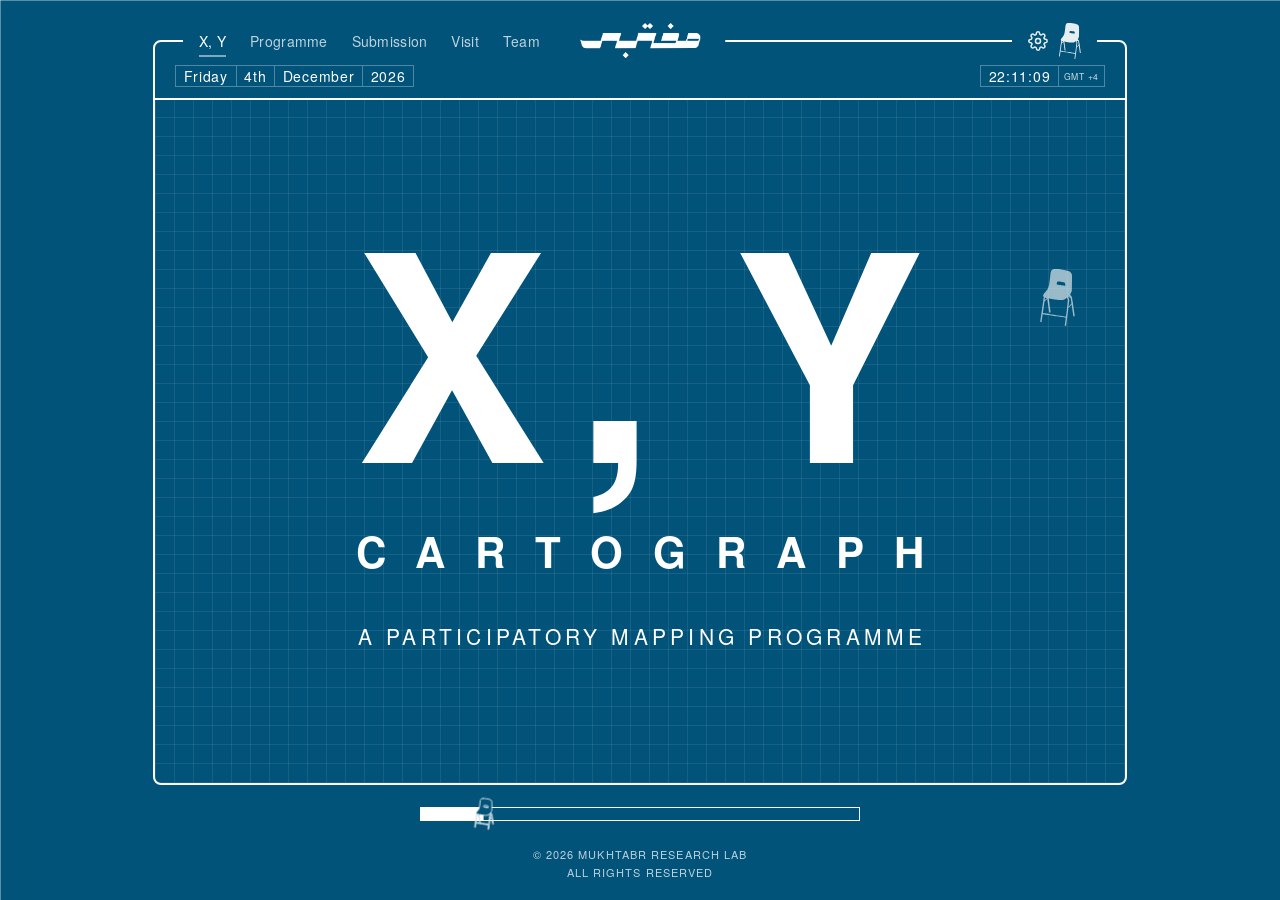
<file: index.html>
<!doctype html>
<html lang="en" dir="ltr" data-theme="blue" data-nav="left">
<head>
<meta charset="utf-8">
<meta name="viewport" content="width=device-width,initial-scale=1,viewport-fit=cover">
<title>X, Y Cartograph — Mukhtabr</title>
<meta name="description" content="X, Y Cartograph is live at H1 Art Gallery, Jawharat Al Shatti Mall, Nov 9–19. Come draw your place on the map.">
<link rel="canonical" href="https://mukhtabr.com/">
<meta property="og:type" content="website">
<meta property="og:title" content="X, Y Cartograph — Mukhtabr">
<meta property="og:description" content="X, Y Cartograph is live at H1 Art Gallery, Jawharat Al Shatti Mall, Nov 9–19. Come draw your place on the map.">
<meta property="og:url" content="https://mukhtabr.com/">
<script>try{var d=document.documentElement,t=localStorage.getItem('mk-theme');if(t)d.dataset.theme=t;var l=localStorage.getItem('mk-lang');if(l){var r=['ar','ur','fa'].indexOf(l)>=0;d.lang=l;d.dir=r?'rtl':'ltr';d.dataset.script=r?'ar':(l==='hi'?'hi':'lat');}var z=localStorage.getItem('mk-size');if(z)d.style.setProperty('--ts',z);if(localStorage.getItem('mk-cur')==='off')d.dataset.cursor='off'}catch(e){}</script>
<link rel="stylesheet" href="site.css?v=1794642398">
<link rel="icon" href="favicon.ico" sizes="48x48">
<link rel="icon" type="image/png" sizes="32x32" href="icon-32.png">
<link rel="icon" type="image/png" sizes="192x192" href="icon-192.png">
<link rel="apple-touch-icon" href="apple-touch-icon.png">
</head>
<body>
<div id="frame"></div>
<div id="outer" aria-hidden="true"></div>
<div id="hdr">
  <div id="cut" aria-hidden="true"></div>
  <nav id="nav" aria-label="Main"><a href="./" data-en="X, Y" data-ar="X, Y" aria-current="page">X, Y</a><a href="programme/" data-en="Programme" data-ar="البرنامج">Programme</a><a href="submission/" data-en="Submission" data-ar="المشاركة">Submission</a><a href="visit/" data-en="Visit" data-ar="الموقع">Visit</a><a href="team/" data-en="Team" data-ar="مختبر">Team</a></nav>
  <a id="brand" href="./" aria-label="Mukhtabr — home"></a>
  <div id="tools">
    
    <button id="sbtn" type="button" aria-haspopup="true" aria-expanded="false" aria-controls="menu" aria-label="Settings" title="Settings"><svg class="cogi" viewBox="0 0 24 24" aria-hidden="true" focusable="false"><circle cx="12" cy="12" r="3"/><path d="M19.4 15a1.65 1.65 0 0 0 .33 1.82l.06.06a2 2 0 0 1 0 2.83 2 2 0 0 1-2.83 0l-.06-.06a1.65 1.65 0 0 0-1.82-.33 1.65 1.65 0 0 0-1 1.51V21a2 2 0 0 1-2 2 2 2 0 0 1-2-2v-.09A1.65 1.65 0 0 0 9 19.4a1.65 1.65 0 0 0-1.82.33l-.06.06a2 2 0 0 1-2.83 0 2 2 0 0 1 0-2.83l.06-.06a1.65 1.65 0 0 0 .33-1.82 1.65 1.65 0 0 0-1.51-1H3a2 2 0 0 1-2-2 2 2 0 0 1 2-2h.09A1.65 1.65 0 0 0 4.6 9a1.65 1.65 0 0 0-.33-1.82l-.06-.06a2 2 0 0 1 0-2.83 2 2 0 0 1 2.83 0l.06.06a1.65 1.65 0 0 0 1.82.33H9a1.65 1.65 0 0 0 1-1.51V3a2 2 0 0 1 2-2 2 2 0 0 1 2 2v.09a1.65 1.65 0 0 0 1 1.51 1.65 1.65 0 0 0 1.82-.33l.06-.06a2 2 0 0 1 2.83 0 2 2 0 0 1 0 2.83l-.06.06a1.65 1.65 0 0 0-.33 1.82V9a1.65 1.65 0 0 0 1.51 1H21a2 2 0 0 1 2 2 2 2 0 0 1-2 2h-.09a1.65 1.65 0 0 0-1.51 1z"/></svg><svg viewBox="0 0 604.9 1000" aria-hidden="true" focusable="false"><path d="M440.7 999.4C432.7 998.5 430.2 996.9 430.2 992.5C430.2 988.9 441.8 897.7 447.2 858.6C447.4 856.7 447.3 855.9 446.7 855.4C445.6 854.5 365.4 841.4 292.2 830.3C262 825.6 218.6 818.9 195.6 815.2C134.9 805.5 46.8 791.9 44.7 791.9C43.3 791.9 42.8 792.1 42.6 793.1C41.6 797.2 34 847.8 30.6 872.3C26.2 904.7 23.1 925.2 22.3 928.3C21 932.7 17.2 933.5 8.1 931.2C0.9 929.5 -0.4 927.8 0.3 921.1C1 913.3 14.4 818.9 42.6 622.7L61.3 492.8L59.9 491.7C53.8 486.5 49.5 474.8 50.3 465.4C51.7 450.3 56.5 442.2 82.3 411.5C124 362.1 132.6 348.5 144.2 313.9C155.9 279.2 162.7 237.3 174.2 129.5C180 75 182.4 60.4 188.3 45C198.1 19.3 214.9 6 242.3 2C269.1 -1.8 326.3 0.2 372.6 6.7C437.3 15.7 484.8 28.4 514.9 44.5C538.6 57.3 552.1 77.7 555.9 106.4C558.5 126 557.7 304.8 554.8 367.3C553.7 390.4 551 399.5 542.2 409.2C536.7 415.3 535.4 419 534.5 430.7C533.8 439.6 531.7 443.8 524.6 451.1L520.8 455L525.4 458C536.4 464.9 547.2 477.2 552.3 488.3C556.3 497 558.2 505.8 562 533.2C564.8 552.7 569.9 579.5 571.8 584.6C573.1 587.9 573.2 588.8 572.8 591C572.3 593.5 582.3 664.5 600.1 784.9C605.1 818.7 605.3 821.2 604.1 825.4C601 836.3 584.7 835.2 580.4 823.8C578.9 819.6 577.4 810.4 569.8 756.8C560.1 688.1 550.6 623.3 550.2 622.9C550.1 622.9 542.9 631.5 534.1 642.1C511.5 669.5 511.5 669.5 500.2 672.8C498 673.5 495.8 674.3 495.4 674.7C494.7 675.4 491.9 694.5 490.2 710.1C488 732.1 480.6 789.8 475.8 823.9C470.4 861.6 463.5 913.5 457.7 959.4C455.7 975.2 453.7 989.9 453.2 992.2C451.5 1000.1 450.8 1000.5 440.7 999.4ZM450.6 831.7C451.4 830.1 456.2 798.2 460.2 768.8C464.3 738.9 468.5 702.6 473.8 651.1C476.4 626.1 480 595.5 481.7 582.9C486 551.3 486 544.7 481.5 531.4C478.4 522.2 471.4 512.4 464.2 507.4L461.9 505.8L452.7 513.9C428.5 535.1 416 541.3 390.7 544.4C386.6 544.8 377.7 545 362.3 545C317.2 544.7 281 540.3 205.1 525.6C157.8 516.5 148 514.8 148 515.5C148 515.6 149.3 523.3 150.8 532.6C155.6 562.3 160.5 599.5 165.3 643.9C165.9 649.8 168.1 664.1 170 675.6C172 687 174.4 702.8 175.3 710.6C176.2 718.4 177.6 727.9 178.3 731.8C181 745.5 181.3 755 179.3 760.2C177.2 765.5 166.5 767.3 160.6 763.4C156.3 760.6 154.3 751.8 150.2 718.1C144.9 673.7 140.5 642.8 131.9 586.8C129.5 571.2 126.6 551 125.4 541.9C123.8 529.2 123.1 525.3 122.6 525.3C121.7 525.3 110.1 536.3 88.1 558L74 571.8L60.4 669.4C52.9 723.2 46.6 767.5 46.5 768.1C46.4 768.6 46.6 769.4 46.9 769.9C47.6 770.8 440.9 832.9 446.9 833C449.7 833 450.1 832.9 450.6 831.7ZM501.5 656.6C504.2 655.9 503.1 657.1 521.4 634.7C540.3 611.4 547.6 601.8 547.6 600.1C547.6 598.3 544.2 576.9 537.6 537.9C533 510.1 532 505 531 504C530 503.1 528.7 502.8 523.5 502.4C520.1 502.1 515.1 501.4 512.5 500.8C506.9 499.5 487.3 496.3 487 496.7C486.9 496.8 488 498.2 489.4 499.8C495 506.1 500.7 515.6 504.1 524.8C510.2 541 510.2 552.3 504.2 593.8C502.1 608.4 498 643 497.2 652.6C496.8 657.8 496.9 657.9 501.5 656.6ZM82.2 541.7C86.6 538 105.3 520.8 107.6 518.2C109.5 516.1 115.6 511.7 118.1 510.6L119.8 509.9L118.2 509.5C116.4 509.1 88.1 504.2 85.4 503.8L83.6 503.5L83 508.7C81.7 518.1 78.5 541.1 78.1 543C77.7 545.3 77.7 545.3 82.2 541.7ZM516.4 480.6C516.4 479.7 502 470.8 500.7 470.8C499.7 470.8 493.3 476.7 493.7 477.2C494.4 477.9 516.4 481.2 516.4 480.6ZM438 293.8C439.4 293.1 440.7 290.4 440.7 288.4C440.7 284.8 435.6 255.6 434.3 251.7C429.7 237.8 424.9 235.6 386.5 229.3C332.2 220.4 313.7 218.3 306.4 220.4C301.3 221.8 297.1 228 292.7 240.7C286.4 259 286.8 267.1 294.4 271C299.7 273.7 314.2 276.2 403.5 289.9C434.6 294.7 436 294.9 438 293.8ZM279.8 0.7C276.5 0.6 271.1 0.6 267.8 0.7C264.5 0.8 267.2 0.9 273.8 0.9C280.4 0.9 283.1 0.8 279.8 0.7Z" fill-rule="evenodd"/></svg></button>
  </div>
  <div id="menu" role="dialog" aria-label="Settings" hidden>
    <div class="mh"><b data-en="Settings" data-ar="الإعدادات">Settings</b><button id="mx" type="button" aria-label="Close">×</button></div>
    <div class="msec"><div class="ml" data-en="Language" data-ar="اللغة">Language</div><div id="llist"></div></div>
    <div class="msec"><div class="ml" data-en="Theme" data-ar="المظهر">Theme</div><div id="tsq"><button type="button" data-t="white"><i></i><span data-en="Light" data-ar="فاتح">Light</span></button><button type="button" data-t="blue"><i></i><span data-en="Standard" data-ar="قياسي">Standard</span></button><button type="button" data-t="black"><i></i><span data-en="Dark" data-ar="داكن">Dark</span></button></div></div>
    <div class="msec"><div class="ml" data-en="Text size" data-ar="حجم الخط">Text size</div><div id="ts"><button type="button" data-s="0.9" style="font-size:12px">A</button><button type="button" data-s="1" style="font-size:16px">A</button><button type="button" data-s="1.2" style="font-size:21px">A</button></div></div>
    <div class="msec"><div class="ml" data-en="Pointer effects" data-ar="تأثيرات المؤشر">Pointer effects</div><div class="sw" id="cur"><button type="button" data-c="on" data-en="On" data-ar="تشغيل">On</button><button type="button" data-c="off" data-en="Off" data-ar="إيقاف">Off</button></div><div class="mn" data-en="Chair pointer and coordinates" data-ar="مؤشر الكرسي والإحداثيات">Chair pointer and coordinates</div></div>
    <button class="sq" id="mreset" type="button" data-en="Reset to defaults" data-ar="إعادة الضبط">Reset to defaults</button>
  </div>
  <div class="win" id="date" aria-label="Date"></div>
  <div class="win" id="clock" aria-label="Time"><span class="cell" id="hms">00:00:00</span><small class="cell" data-nobi data-en="GMT +4" data-ar="غرينتش +4">GMT +4</small></div>
</div>

<main id="stage" style="position:fixed;inset:0">
<section class="panel" id="p0" data-id="home">
    <div id="hero">
            <div id="wm" class="l" data-k="0.5"><div id="xy"><span>X</span><span class="c">,</span><span>Y</span></div><span id="cg" data-nobi data-en="CARTOGRAPH" data-ar="كارتوجراف">CARTOGRAPH</span><span id="cg3" data-nobi data-en="A PARTICIPATORY MAPPING PROGRAMME" data-ar="برنامج تشاركي لرسم الخرائط">A PARTICIPATORY MAPPING PROGRAMME</span></div>
    </div>
  </section>
<section class="panel" id="p7" data-id="programme" hidden><div class="col wide brief pagetext"><div class="l" data-k="0.6"><h3 data-en="X, Y Cartograph" data-ar="كارتوجراف X, Y"></h3><p data-en="(X, Y) axes on a graph always define absolute values. What happens when we try to plot an unrestricted map that lives beyond numbered coordinates? Can we perceive, experience, and recall places without physical borders? Moving beyond conventional mapping techniques, this programme invites participants to reconsider places not as geographical borders, but as personal and collective records of memory, emotion, movement, stories, and relationships with space. People instinctively identify spaces relative to their individual perspectives. It is not always an objective calculation of physical position. There is no right or wrong way to map your home, neighbourhood, town, city or country." data-ar="المحوران (X, Y) في الرسم البياني يحدّدان دائمًا قيمًا مطلقة. فماذا يحدث حين نحاول رسم خريطة بلا قيود تعيش خارج الإحداثيات المرقّمة؟ هل نستطيع أن ندرك الأماكن ونعيشها ونتذكّرها دون حدود مادية؟ بتجاوز تقنيات الرسم الخرائطي التقليدية، يدعو هذا البرنامج المشاركين إلى إعادة النظر في الأماكن لا بوصفها حدودًا جغرافية، بل بوصفها سجلّات شخصية وجماعية للذاكرة والعاطفة والحركة والحكايات والعلاقات مع المكان. يحدّد الناس الأماكن بالفطرة نسبةً إلى منظورهم الفردي، وهذا ليس دائمًا حسابًا موضوعيًا للموقع المادي. لا توجد طريقة صحيحة أو خاطئة لرسم خريطة بيتك أو حيّك أو بلدتك أو مدينتك أو بلدك."></p><p data-en="This programme invites you to join a public mapping process. Share your perspective through a map of your own, shaped by how you understand, perceive and experience a place, and free from the standards and conventions of traditional maps." data-ar="يدعوك هذا البرنامج إلى المشاركة في عملية رسم خرائط عامة. شارك منظورك من خلال خريطة خاصة بك، تتشكّل من طريقة فهمك للمكان وإدراكك له وتجربتك فيه، وتتحرر من معايير الخرائط التقليدية وأعرافها."></p></div></div></section>
<section class="panel" id="p2" data-id="how" hidden><div class="col">
    <div class="mapico l" data-k="0.4" aria-hidden="true"><svg viewBox="-65 -53 130 77" aria-hidden="true" focusable="false"><path class="mp-a" d="M-43.5 -13.8 L-22.1 -18.6 L-30.1 13.0 L-58.8 18.7Z"/><path class="mp-b" d="M-22.1 -18.6 L0.0 -13.8 L0.0 18.7 L-30.1 13.0Z"/><path class="mp-a" d="M0.0 -13.8 L22.1 -18.6 L30.1 13.0 L0.0 18.7Z"/><path class="mp-b" d="M22.1 -18.6 L43.5 -13.8 L58.8 18.7 L30.1 13.0Z"/><path class="mp-r" d="M-47.9 -4.6 L-45.5 -5.1 L-43.2 -5.6 L-40.9 -6.1 L-38.6 -6.6 L-36.2 -7.1 L-33.9 -7.6 L-31.5 -8.1 L-29.1 -8.6 L-26.7 -9.1 L-24.4 -9.6 L-21.9 -9.1 L-19.4 -8.6 L-17.0 -8.1 L-14.5 -7.6 L-12.1 -7.1 L-9.6 -6.6 L-7.2 -6.1 L-4.8 -5.6 L-2.4 -5.1 L0.0 -4.6 L2.4 -5.1 L4.8 -5.6 L7.2 -6.1 L9.6 -6.6 L12.1 -7.1 L14.5 -7.6 L17.0 -8.1 L19.4 -8.6 L21.9 -9.1 L24.4 -9.6 L26.7 -9.1 L29.1 -8.6 L31.5 -8.1 L33.9 -7.6 L36.2 -7.1 L38.6 -6.6 L40.9 -6.1 L43.2 -5.6 L45.5 -5.1 L47.9 -4.6"/><path class="mp-r" d="M-53.2 6.8 L-50.6 6.2 L-48.1 5.7 L-45.5 5.2 L-42.9 4.6 L-40.3 4.1 L-37.7 3.6 L-35.1 3.0 L-32.4 2.5 L-29.8 1.9 L-27.1 1.4 L-24.4 1.9 L-21.6 2.5 L-18.9 3.0 L-16.1 3.6 L-13.4 4.1 L-10.7 4.6 L-8.0 5.2 L-5.3 5.7 L-2.7 6.2 L0.0 6.8 L2.7 6.2 L5.3 5.7 L8.0 5.2 L10.7 4.6 L13.4 4.1 L16.1 3.6 L18.9 3.0 L21.6 2.5 L24.4 1.9 L27.1 1.4 L29.8 1.9 L32.4 2.5 L35.1 3.0 L37.7 3.6 L40.3 4.1 L42.9 4.6 L45.5 5.2 L48.1 5.7 L50.6 6.2 L53.2 6.8"/><path class="mp-f" d="M-22.1 -18.6 L-30.1 13.0"/><path class="mp-f" d="M0.0 -13.8 L0.0 18.7"/><path class="mp-f" d="M22.1 -18.6 L30.1 13.0"/><path class="mp-o" d="M-43.5 -13.8 L-22.1 -18.6 L0.0 -13.8 L22.1 -18.6 L43.5 -13.8 L58.8 18.7 L30.1 13.0 L0.0 18.7 L-30.1 13.0 L-58.8 18.7Z"/><g class="pin"><ellipse class="psh" cx="0" cy="0" rx="4.4" ry="1.5"/><g class="pst"><line x1="0" y1="0" x2="0" y2="-24"/><circle cx="0" cy="-26.5" r="4.6"/></g></g><g class="pin"><ellipse class="psh" cx="0" cy="0" rx="4.4" ry="1.5"/><g class="pst"><line x1="0" y1="0" x2="0" y2="-24"/><circle cx="0" cy="-26.5" r="4.6"/></g></g></svg></div>
    <ol class="steps l" data-k="0.45">
      <li class="step"><span class="num lat">1</span><div class="b"><h3 data-en="Think of a Place" data-ar="فكّر في مكان">Think of a Place</h3><p data-en="Start with places that interest you or hold meaning to you." data-ar="ابدأ بأماكن تثير اهتمامك أو لها معنى عندك.">Start with places that interest you or hold meaning to you.</p></div></li>
      <li class="step"><span class="num lat">2</span><div class="b"><h3 data-en="Map It Your Way" data-ar="ارسم خريطتك بطريقتك">Map It Your Way</h3><p data-en="Explore and interpret the place through your own eyes and perspective." data-ar="استكشف المكان وفسّره بعينيك ومن منظورك الخاص.">Explore and interpret the place through your own eyes and perspective.</p></div></li>
      <li class="step"><span class="num lat">3</span><div class="b"><h3 data-en="Submit Your Map" data-ar="أرسل خريطتك">Submit Your Map</h3><p data-en="Share your personal representation of the place with your map." data-ar="شارك تمثيلك الشخصي للمكان من خلال خريطتك.">Share your personal representation of the place with your map.</p></div></li>
    </ol>
    <p class="hint l" data-k="0.9" data-en="There are no rules to follow and nothing has to be technically correct. Include whatever you want, leave out whatever you like, and think outside the box." data-ar="لا توجد قواعد يجب اتباعها، ولا يلزم أن يكون أي شيء صحيحًا من الناحية التقنية. أضف ما تشاء واحذف ما تشاء، وفكّر خارج الصندوق.">There are no rules to follow and nothing has to be technically correct. Include whatever you want, leave out whatever you like, and think outside the box.</p>
  </div></section>
<section class="panel" id="p3" data-id="print" hidden><div class="col wide" id="fmt">
    <div id="fmtmain">
      <div class="big l" data-k="0.35" data-en="Choose your Format" data-ar="اختر صيغتك">Choose your Format</div>
      <ul class="lay l" data-k="0.7">
        <li><div><b data-en="Grids" data-ar="شبكات">Grids</b><span class="s" data-en="1–5 · 1/2 in, 1/4 in, 2 mm, 5 mm, 10 mm" data-ar="1–5 · نصف بوصة، ربع بوصة، 2 مم، 5 مم، 10 مم">1–5 · 1/2 in, 1/4 in, 2 mm, 5 mm, 10 mm</span></div><div class="acts"><button class="sq" type="button" data-open="grids" data-en="Select grid" data-ar="اختر شبكة">Select grid</button></div></li>
        <li><div><b data-en="Maps" data-ar="خرائط">Maps</b><span class="s" data-en="6–22 · Oman, governorates and Muscat wilayats" data-ar="6–22 · عُمان والمحافظات وولايات مسقط">6–22 · Oman, governorates and Muscat wilayats</span></div><div class="acts"><button class="sq" type="button" data-open="maps" data-en="Select map" data-ar="اختر خريطة">Select map</button></div></li>
        <li><div><b data-en="General Submissions" data-ar="مشاركات عامة">General Submissions</b><span class="s" data-en="23 · Blank page" data-ar="23 · صفحة فارغة">23 · Blank page</span></div><div class="acts"><a class="sq" data-f="gen23" href="#" download data-en="Download" data-ar="تنزيل">Download</a></div></li>
      </ul>
      <div class="noterow l" data-k="0.9">
        <p class="txt" data-en="All forms of submission are welcome, including photographs, audio recordings, drawings, sketches, and other creative interpretations." data-ar="نرحّب بجميع أشكال المشاركة، بما في ذلك الصور الفوتوغرافية والتسجيلات الصوتية والرسومات والمخططات التمهيدية وغيرها من التفسيرات الإبداعية.">All forms of submission are welcome, including photographs, audio recordings, drawings, sketches, and other creative interpretations.</p>
        <button type="button" class="hintbtn" id="hintbtn" aria-haspopup="dialog" aria-expanded="false" aria-controls="hintbox" title="Need ideas?"><span class="orb"><svg class="globe" viewBox="-50 -50 100 100" aria-hidden="true" focusable="false"><circle class="gl-o" r="48"/><path class="gl-g" d="M11.5,-46.5L5.5,-47L0,-45.5M2,-48L0,-45.5M-6,-47.5L-3,-47.5L0,-45.5M-17.5,-44.5L-9,-46.5L0,-45.5M-43.5,-20L-36.5,-31L-26,-39L-13.5,-44.5L0,-45.5M-29,38L-35.5,32L-40.5,24L-43.5,15L-44.5,5.5L-43.5,-3.5L-41,-12.5L-37,-20.5L-31.5,-28.5L-24.5,-35L-17,-40L-8.5,-43.5L0,-45.5M-11.5,46.5L-18.5,42.5L-24.5,35L-28.5,24.5L-29.5,11.5L-27.5,-6.5L-21,-24L-16.5,-31.5L-11.5,-37.5L-6,-42.5L0,-45.5M-2,48L-4,45.5L-5.5,38.5L-6.5,28L-6.5,14.5L-6,-4L-4.5,-22L-2.5,-36.5L0,-45.5M6,47.5L11,44.5L14.5,37.5L17,27L18,14L16.5,-5L12.5,-22.5L7,-37L0,-45.5M17.5,44.5L26,39.5L32.5,31.5L36.5,21L38,9L37,0L35,-9L31.5,-18L26.5,-26L21,-33L14.5,-38.5L7.5,-43L0,-45.5M43.5,20L46.5,11L47.5,2L46.5,-7L44,-15.5L39.5,-23.5L33.5,-31L26.5,-37L18,-41.5L9.5,-44.5L0,-45.5M29,-38L22.5,-42L15.5,-44.5L8,-46L0,-45.5M-20,43.5L-20,43.5L-19,44L-18.5,44.5L-18,44.5L-17,44.5L-16.5,45L-15.5,45L-15,45.5L-14,45.5L-13,46L-12,46L-11.5,46L-10.5,46L-9.5,46.5L-8.5,46.5L-7.5,46.5L-6.5,46.5L-5.5,47L-4.5,47L-3.5,47L-2.5,47L-1.5,47L0,47L1,47L2,47L3,47L4,47L5,47L6,46.5L7,46.5L8,46.5L9,46.5L10,46.5L11,46L12,46L12.5,46L13.5,45.5L14.5,45.5L15.5,45.5L16,45L17,45L17.5,44.5L18.5,44.5L19,44L19.5,44L20,43.5M-41,25L-40.5,25.5L-40,26L-40,26.5L-39,27L-38.5,27.5L-38,28L-37,28.5L-36,29L-35.5,29.5L-34.5,30L-33,30.5L-32,31L-31,31.5L-29.5,32L-28.5,32L-27,32.5L-25.5,33L-24,33.5L-22.5,33.5L-21,34L-19.5,34L-18,34.5L-16,34.5L-14.5,35L-13,35L-11,35L-9.5,35.5L-7.5,35.5L-6,35.5L-4,35.5L-2,35.5L-0.5,35.5L1.5,35.5L3.5,35.5L5,35.5L7,35.5L8.5,35.5L10.5,35.5L12,35L14,35L15.5,34.5L17,34.5L19,34.5L20.5,34L22,33.5L23.5,33.5L25,33L26.5,32.5L28,32.5L29,32L30.5,31.5L31.5,31L33,30.5L34,30.5L35,30L36,29.5L36.5,29L37.5,28.5L38.5,28L39,27.5L39.5,27L40,26.5L40.5,25.5L41,25M-48,0L-48,0.5L-48,1L-47.5,2L-47.5,2.5L-47,3L-46.5,3.5L-46,4.5L-45,5L-44.5,5.5L-43.5,6L-43,6.5L-42,7.5L-40.5,8L-39.5,8.5L-38.5,9L-37,9.5L-35.5,10L-34,10.5L-32.5,11L-31,11.5L-29.5,11.5L-28,12L-26,12.5L-24.5,13L-22.5,13L-20.5,13.5L-19,13.5L-17,14L-15,14L-13,14.5L-11,14.5L-8.5,14.5L-6.5,14.5L-4.5,15L-2.5,15L-0.5,15L1.5,15L4,15L6,14.5L8,14.5L10,14.5L12,14.5L14,14L16,14L18,14L20,13.5L22,13L23.5,13L25.5,12.5L27,12L29,12L30.5,11.5L32,11L33.5,10.5L35,10L36.5,9.5L38,9L39,8.5L40.5,8L41.5,7.5L42.5,7L43.5,6.5L44,6L45,5L45.5,4.5L46.5,4L47,3.5L47,2.5L47.5,2L48,1.5L48,1L48,0L48,0M-41,-25L-41,-25L-41,-24.5L-41.5,-24L-41.5,-23.5L-41.5,-23L-41.5,-22.5L-41.5,-22L-41.5,-21.5L-41,-20.5L-40.5,-20L-40,-19.5L-40,-19L-39,-18.5L-38.5,-18L-38,-17.5L-37,-17L-36,-16.5L-35.5,-16L-34.5,-15.5L-33,-15L-32,-14.5L-31,-14L-29.5,-14L-28.5,-13.5L-27,-13L-25.5,-12.5L-24,-12.5L-22.5,-12L-21,-12L-19.5,-11.5L-18,-11L-16,-11L-14.5,-11L-13,-10.5L-11,-10.5L-9.5,-10.5L-7.5,-10L-6,-10L-4,-10L-2,-10L-0.5,-10L1.5,-10L3.5,-10L5,-10L7,-10L8.5,-10.5L10.5,-10.5L12,-10.5L14,-10.5L15.5,-11L17,-11L19,-11.5L20.5,-11.5L22,-12L23.5,-12L25,-12.5L26.5,-13L28,-13.5L29,-13.5L30.5,-14L31.5,-14.5L33,-15L34,-15.5L35,-16L36,-16.5L36.5,-17L37.5,-17.5L38.5,-18L39,-18.5L39.5,-19L40,-19.5L40.5,-20L41,-20.5L41,-21L41.5,-21.5L41.5,-22L41.5,-22.5L41.5,-23.5L41.5,-24L41.5,-24.5L41,-25L41,-25M-20,-43.5L-20,-43.5L-20.5,-43.5L-21,-43L-21.5,-42.5L-22,-42.5L-22.5,-42L-23,-42L-23,-41.5L-23.5,-41L-23.5,-41L-24,-40.5L-24,-40L-24,-40L-24,-39.5L-24,-39.5L-24,-39L-24,-38.5L-23.5,-38.5L-23.5,-38L-23,-37.5L-23,-37.5L-22.5,-37L-22.5,-37L-22,-36.5L-21.5,-36L-21,-36L-20.5,-35.5L-20,-35.5L-19,-35L-18.5,-35L-18,-34.5L-17,-34.5L-16.5,-34L-15.5,-34L-15,-33.5L-14,-33.5L-13,-33.5L-12,-33L-11.5,-33L-10.5,-33L-9.5,-32.5L-8.5,-32.5L-7.5,-32.5L-6.5,-32.5L-5.5,-32.5L-4.5,-32L-3.5,-32L-2.5,-32L-1.5,-32L0,-32L1,-32L2,-32L3,-32L4,-32L5,-32.5L6,-32.5L7,-32.5L8,-32.5L9,-32.5L10,-33L11,-33L12,-33L12.5,-33L13.5,-33.5L14.5,-33.5L15.5,-34L16,-34L17,-34L17.5,-34.5L18.5,-34.5L19,-35L19.5,-35L20,-35.5L20.5,-36L21,-36L21.5,-36.5L22,-36.5L22.5,-37L23,-37L23,-37.5L23.5,-38L23.5,-38L24,-38.5L24,-39L24,-39L24,-39.5L24,-40L24,-40L24,-40.5L23.5,-41L23.5,-41L23,-41.5L23,-41.5L22.5,-42L22.5,-42.5L22,-42.5L21.5,-43L21,-43L20.5,-43.5L20,-43.5"/><path class="gl-l" d="M-7,47.5L-7,47.5L-5.5,47.5L-4.5,48L-4,48L-2.5,48L-1.5,48L-1.5,48L0,48L0.5,48L2.5,48L4,47.5L5,47.5L6,47.5L6.5,47.5L7.5,47.5L8,47.5L9.5,47L9,47L9,47L7,47.5L5.5,47.5L4,48L2,48L0.5,48L-1,48L-3,48L-4.5,48L-6,47.5ZM16.5,43L16,43L16.5,42.5L17,42.5ZM9.5,25L10,26L7,32.5L5.5,33L4.5,32.5L4,31L5,29.5L5,27.5L5,27L6.5,26.5L8,25.5L9,24ZM38.5,28.5L38.5,28.5L39.5,27L40.5,25.5L41,24.5L42.5,22.5L43.5,20L45,17L45,16.5L45,16.5L44.5,18L44,19.5L43,21L42.5,22.5L41.5,24L41,25.5L40,27L39,28ZM47,8.5L47,9L47,9L47.5,8.5L47.5,7.5L47.5,7.5L47.5,7.5ZM47,9L47,9L46.5,10ZM47.5,7.5L47.5,8L47,9ZM45,10.5L45.5,9.5L46,9.5L46,10L46.5,10L46,10.5L45,11L44,11L44.5,10ZM48,-0.5L48,0.5L47.5,2L47.5,3L48,1.5L47.5,3L47.5,4L47.5,5.5L47.5,5.5L47.5,4.5L47.5,6.5L47,6.5L47.5,5L47.5,4.5L47.5,1.5L47.5,1L48,0.5ZM48,0.5L48,-0.5L48,-1.5L48,-1.5L48,-1.5ZM44,10L44,10.5L43,9.5L42,6L40.5,4L40,3.5L41,3.5L42.5,5L43,5L44,6L44,7.5L44.5,8ZM47,1L47.5,1.5L47,2L47,3.5L47,4L47,6L46.5,6.5L46.5,6.5L46,7L45.5,7L45.5,6L45.5,5L45.5,3.5L45.5,3L46,3L46,2L46.5,1.5L46.5,0L47,-2.5L47,-2L47,-2L47,0ZM47.5,-6.5L47.5,-4L47.5,-4L47.5,-5L47.5,-4L47.5,-5L47.5,-5.5L47.5,-7ZM32.5,6L32,6L31.5,4.5L31.5,3L33,4.5ZM47,-7L47,-6L47,-6.5L47,-7.5L47,-8ZM46.5,-8L47,-8L47,-6.5ZM47,-9L47,-7L47,-9ZM45,-13L45.5,-12L46,-11L46,-9.5L46.5,-10L46.5,-9L46.5,-9.5L46,-9L46,-10L45,-12.5ZM43.5,-10.5L43,-10L42.5,-11L43,-11.5ZM44,-16L44,-15.5L43.5,-16.5L43,-18L43.5,-18ZM39.5,-27L40,-26L39.5,-26.5ZM-2.5,-14.5L-3.5,-13.5L-4,-14ZM-9.5,-15L-8,-14.5L-9,-14.5ZM-14.5,-17.5L-15,-16.5L-16.5,-17.5L-16,-17.5ZM-17.5,-20.5L-17.5,-18.5L-18.5,-19L-18,-20ZM37.5,-30L38.5,-29L39,-28L39.5,-27L39,-27.5L40,-26L40,-26L41,-24.5L40,-25.5L39,-27.5L38.5,-28L37.5,-29.5L38,-29.5L37,-30.5L35.5,-32.5L35,-32.5L36,-31.5ZM33,-34.5L32.5,-35L33.5,-34.5L33.5,-34L34.5,-33.5L34.5,-33.5L35,-33L35,-32.5L34,-33.5L34,-34L32.5,-35ZM-30.5,-36L-31,-35.5L-31.5,-35L-32.5,-34L-33,-33.5L-33,-33.5L-32,-34L-32,-35L-30,-36.5ZM29,-38L30,-37L30,-37L31,-36.5L31.5,-36L32.5,-35.5L30.5,-36.5L29.5,-37.5L28,-38.5L27.5,-39ZM-20.5,-29.5L-21.5,-29.5L-22,-29.5L-21.5,-30.5L-21,-31L-19.5,-31.5L-19,-31ZM-16.5,-33L-17.5,-32.5L-16.5,-32.5L-17.5,-31.5L-17.5,-31.5L-17.5,-30.5L-17.5,-29.5L-17,-29L-18.5,-28L-21.5,-28L-20,-28.5L-20.5,-29.5L-19.5,-29.5L-19.5,-30L-19,-30L-18.5,-31L-19,-31.5L-18.5,-32.5L-17,-33.5ZM-16.5,-45L-18.5,-44L-19,-44L-18,-44.5L-18,-44.5L-17.5,-44.5L-16.5,-45ZM-15,-38L-16,-37.5L-16.5,-37.5L-18,-37L-18.5,-38L-18,-38L-18,-38.5L-17.5,-38.5L-17.5,-38.5L-16.5,-39L-17,-38.5L-16,-38.5L-16,-38.5ZM7,-19L7.5,-18.5L7,-17.5L7.5,-16.5L8.5,-16L10.5,-16L10,-17.5L9.5,-18.5L9.5,-19L10.5,-19L9.5,-20L8,-20.5L7.5,-21.5L8,-22.5L9,-22.5L8.5,-23.5L7.5,-23.5L5.5,-22.5L5,-21.5L6,-20.5ZM24.5,-41.5L24,-41.5L22.5,-42.5L22,-42.5L19.5,-44L19,-44L18,-44.5L20,-43.5L19.5,-44L20,-43.5L21.5,-42.5L22,-42.5L23,-42L22.5,-42.5L23,-42L23.5,-41.5L24,-41L27.5,-38.5L27.5,-38.5L28,-38.5L27.5,-39L28,-38.5L29.5,-37.5L31,-36L32.5,-35L34.5,-32.5L35,-32L35,-32L36,-30.5L36.5,-30L37,-29L38.5,-27.5L39.5,-26.5L39.5,-25.5L38,-27.5L37.5,-27.5L37,-28.5L36.5,-28.5L37,-27.5L36.5,-28.5L36,-28.5L37,-26.5L38,-26L37.5,-26.5L38,-26.5L38,-26L39,-24.5L39.5,-24L40.5,-22.5L41,-22L41.5,-21.5L43,-17L43.5,-15L43,-14L42.5,-12.5L42,-12.5L42,-11L42,-9.5L43,-8L43.5,-7.5L44,-6L44.5,-4.5L43.5,-1L43.5,-2L43,-2.5L42.5,-3.5L41.5,-3.5L41.5,-4L41.5,-1L42,1L43.5,2.5L43.5,4L44,5L43.5,5L43,4.5L42,1L41,0.5L41,-2L40,-5.5L39.5,-6L39,-4.5L38.5,-4.5L38,-6.5L36,-8.5L35.5,-9.5L35,-8.5L33.5,-7.5L33.5,-6.5L33,-5.5L32,-3L31,-2L31.5,0.5L31.5,2.5L30.5,5L29.5,4.5L28,1.5L27.5,0L27,-1L25.5,-5.5L24,-4.5L23,-5.5L23.5,-6L21.5,-6.5L20.5,-8L17.5,-7L14.5,-7L13.5,-8.5L12.5,-7.5L10,-8.5L8.5,-10.5L7,-10L8,-8.5L9,-7.5L9.5,-6.5L10,-7L10.5,-5.5L12,-5.5L13.5,-7.5L13.5,-6.5L14.5,-5.5L15.5,-5.5L16.5,-4.5L15.5,-1.5L13.5,0L11.5,1L11.5,1.5L9.5,2.5L8.5,3L4.5,4.5L3.5,1L2.5,-1.5L1,-3L1,-4L-2,-8.5L-2,-9.5L-3,-8L-4,-9L-3,-7L-2,-5L-2,-4.5L-1,-3.5L-0.5,-0.5L0.5,0L1,1.5L4.5,4.5L4,5L5,6L7,6L10.5,4.5L10.5,6L9.5,9L7,12.5L4.5,14.5L3,16L2,17L1,18.5L0.5,20L1,20L1,21.5L2,23L2,26L1,27.5L-0.5,28L-2.5,29.5L-2,31L-2.5,32.5L-4,33L-4,34.5L-5.5,36L-7,37L-8.5,37.5L-10.5,37.5L-12.5,37.5L-13.5,37L-14,36L-16.5,33L-18,30L-20,27L-20.5,26L-20,23.5L-19.5,22.5L-19.5,22L-20,20.5L-20,20L-21,17.5L-23.5,14L-22.5,10.5L-23.5,9L-25.5,9L-26.5,7.5L-28.5,7L-30.5,7.5L-32,7L-34,7L-35,6L-37,3L-37,2L-37.5,0L-38.5,-1L-38,-2.5L-38.5,-3.5L-37.5,-4.5L-36.5,-7.5L-36.5,-8.5L-35.5,-10.5L-35,-11L-34,-12L-32.5,-13L-32.5,-13L-30.5,-14L-30.5,-15L-29,-16.5L-28,-17L-27,-18L-25.5,-17L-23,-17.5L-20,-17.5L-19,-17L-18,-17.5L-18,-16.5L-18,-15L-18.5,-15L-18,-14L-15.5,-13L-15.5,-12L-13.5,-11L-12,-12.5L-6.5,-11L-5.5,-11.5L-3,-11L-2.5,-11L-1.5,-14L-1.5,-14.5L-2,-15.5L-3.5,-15L-5,-15.5L-5.5,-15L-7,-15.5L-7.5,-17L-7.5,-18L-7,-18.5L-6,-18.5L-5.5,-19L-4.5,-19L-3,-19.5L-2,-19.5L0,-18.5L2,-19L2,-20L-1,-22L0.5,-23.5L-1.5,-23L-1.5,-22.5L-1,-22L-2.5,-21.5L-3.5,-22L-2.5,-22.5L-4,-23L-5.5,-22L-6.5,-20L-6,-19L-7.5,-18.5L-7.5,-19L-9.5,-18.5L-9.5,-17.5L-9,-17L-10,-16.5L-10,-15.5L-11,-16L-11,-17L-11.5,-19L-11.5,-20L-13,-21.5L-13.5,-22.5L-14,-23.5L-14.5,-23L-15,-22L-13.5,-20L-12.5,-19L-13,-19L-13,-18.5L-14,-17L-14,-19L-15.5,-20L-16,-21.5L-16,-22L-16.5,-22.5L-18.5,-22L-19,-22.5L-20,-22.5L-20.5,-21.5L-22,-21L-23,-20L-23,-19.5L-25,-18L-26,-18.5L-26.5,-18L-27,-19L-28,-19.5L-27.5,-21L-26.5,-22L-26,-24L-25,-24L-22.5,-23L-21,-25L-21,-26L-21.5,-26.5L-21.5,-27L-20,-26.5L-19.5,-27L-18.5,-27.5L-18,-28L-16.5,-28L-16,-29L-14,-29.5L-13.5,-30.5L-13,-31.5L-12,-31.5L-12,-31L-13,-30L-13,-29L-12,-29.5L-11.5,-29L-9.5,-29.5L-9,-29L-8,-29.5L-7.5,-30.5L-7,-31L-6.5,-30.5L-6,-31.5L-6,-32L-5,-32L-4,-32L-3.5,-32L-4,-32.5L-6.5,-32.5L-6.5,-33L-6.5,-34L-5.5,-34.5L-4.5,-35.5L-5,-36L-5.5,-35.5L-6,-35L-7.5,-34L-8,-33.5L-8,-32.5L-9,-32L-10,-30L-10.5,-30.5L-11.5,-30L-11.5,-32L-11.5,-32.5L-12.5,-32L-13.5,-32.5L-12.5,-34.5L-9.5,-35.5L-7,-37L-5.5,-38L-4,-38L-3.5,-38.5L-2.5,-38.5L-2,-38L-2.5,-38L-2,-37.5L-1.5,-38L-1,-37.5L-0.5,-37.5L0.5,-36.5L1,-36L0,-35.5L-1.5,-36L-1,-35.5L-1,-35L-0.5,-34.5L-0.5,-35L0.5,-35L0.5,-35.5L1.5,-36L2,-35.5L2,-36L1.5,-37L2.5,-37L2.5,-36.5L3,-36L3,-36.5L4.5,-37.5L5,-37L6,-37.5L6,-37.5L6.5,-37.5L7,-37.5L6.5,-38L7,-38L9,-37.5L9,-38L8,-38.5L7.5,-39L7.5,-40L8,-40L8.5,-39.5L9,-39L9.5,-38.5L10.5,-38L10.5,-37L11,-37L11,-38L10.5,-38.5L9.5,-38.5L9.5,-39L9,-39.5L9,-40L9,-39.5L9.5,-40L10.5,-40L9,-40.5L10,-41L9.5,-41.5L9.5,-41.5L9.5,-42.5L10,-42.5L10,-43L9.5,-43L9.5,-43.5L10,-43L10.5,-43.5L10.5,-43.5L11.5,-43.5L12,-43L12.5,-42.5L13.5,-42.5L13,-43L13.5,-43L14,-43L14,-43.5L13.5,-43.5L13.5,-43.5L14,-43.5L15,-43.5L16,-43.5L15,-43.5L15,-43.5L15,-44L15,-44.5L14,-44.5L14,-44.5L13.5,-45L14.5,-45L13.5,-45.5L13.5,-45.5L14,-45.5L14,-45.5L13.5,-46L13,-46L13,-46L12.5,-46L12,-46.5L11,-46.5L10.5,-47L10.5,-47L10.5,-47L10.5,-47L10.5,-47L12,-46.5L13.5,-46L15,-45.5L17,-45L18.5,-44.5L20,-43.5L21.5,-43L23,-42L24.5,-41.5ZM-12.5,-46.5L-12.5,-46.5L-11.5,-46.5L-11.5,-46.5ZM-24.5,-41L-24.5,-41L-24,-41.5L-23,-42L-22,-42.5L-22,-42.5L-20,-43.5L-20.5,-43L-22,-42.5L-22,-42L-23.5,-41.5L-24.5,-41L-24,-41L-23,-41.5L-26,-39.5L-26,-39.5L-27,-38.5L-27.5,-38L-28.5,-37L-29.5,-36.5L-30,-36.5L-30.5,-36.5L-29.5,-37.5L-30,-37L-31,-36.5L-30.5,-37L-30.5,-37L-31,-36.5L-31,-36L-32.5,-35L-33,-34.5L-32.5,-35L-33,-34L-33.5,-34L-34,-34L-33,-34.5L-33,-34.5L-33,-35L-33,-35L-33,-35L-32,-36L-30.5,-37L-29,-38L-28,-39L-26.5,-40L-25,-41ZM-47.5,-5L-48,-4.5L-48,-3L-48,-0.5L-48,0.5L-48,1L-47.5,3L-47.5,4L-47.5,4L-47,5.5L-46,7.5L-46,8.5L-45.5,10L-45.5,11.5L-45.5,12.5L-45.5,14L-45,15.5L-44,18.5L-43.5,19.5L-43.5,20L-43.5,20L-43.5,20L-44.5,18.5L-45,17L-45.5,15.5L-46,13.5L-46.5,12L-47,10.5L-47,9L-47.5,7L-47.5,5.5L-48,4L-48,2L-48,0.5L-48,-1L-48,-3L-48,-4.5ZM-10,-47L-10,-47L-11,-46.5L-12,-46.5L-12.5,-46.5L-12,-46.5L-13,-46L-12.5,-46L-11.5,-46.5L-11,-46.5L-11,-46.5L-11.5,-46.5L-12.5,-46L-12.5,-46L-13,-46L-13,-46L-14,-46L-13.5,-46L-14,-45.5L-15,-45.5L-14.5,-45.5L-14,-45.5L-14.5,-45.5L-15,-45L-15.5,-45L-16.5,-45L-16.5,-45L-16,-45L-16.5,-45L-16.5,-45L-17,-45L-17,-45L-17,-45L-15.5,-45.5L-13.5,-46L-12,-46.5L-10.5,-47ZM-7,-47.5L-8,-47.5L-6.5,-47.5L-6.5,-47.5L-6.5,-47.5L-6,-47.5L-6,-47.5L-6,-47.5L-6.5,-47.5L-6.5,-47.5L-7.5,-47.5L-7.5,-47.5L-8.5,-47L-7.5,-47.5L-8.5,-47L-9.5,-47L-11,-46.5L-10.5,-47L-11,-46.5L-10,-47L-9.5,-47L-9.5,-47L-7.5,-47.5ZM-11.5,-46L-12,-46L-11.5,-46L-11.5,-46L-12.5,-45.5L-13,-45.5L-13,-45.5L-14,-45L-14,-45L-15,-44.5L-15.5,-44.5L-16.5,-44L-16.5,-44L-17.5,-43.5L-18.5,-43L-18.5,-43L-20,-42.5L-18.5,-43.5L-19,-43.5L-20,-42.5L-21.5,-42L-20.5,-43L-22,-42L-21.5,-42.5L-20,-43L-20,-43L-19,-43.5L-19,-44L-18,-44L-18.5,-44L-18,-44L-17.5,-44L-16.5,-44.5L-15.5,-45L-15.5,-45L-14.5,-45L-14.5,-45.5L-13,-46L-11.5,-46.5L-11,-46.5L-11,-46ZM-9,-47L-9.5,-47L-9.5,-47L-10.5,-46.5L-10.5,-46.5L-10.5,-46.5L-9,-47L-9.5,-47L-9,-47ZM-10.5,-46.5L-10.5,-46.5L-10,-46.5L-9.5,-46.5L-10.5,-46.5ZM-5,-47.5L-4,-48L-4,-48L-4,-48L-4.5,-47.5L-5.5,-47.5L-6,-47.5L-5.5,-47.5L-5.5,-47.5L-5.5,-47.5L-5,-47.5L-5,-47.5ZM11.5,-45.5L12,-45L12.5,-45L12,-44.5L11.5,-45L11,-45ZM-7.5,-47L-8,-47L-8.5,-47L-8,-47L-7.5,-47L-7,-47ZM-6.5,-47.5L-7,-47L-7,-47L-6.5,-47.5L-6.5,-47.5L-6,-47.5L-6,-47.5L-5,-47.5L-5,-47.5L-6.5,-47.5L-6,-47.5L-6,-47.5ZM5.5,-38.5L4.5,-38.5L3.5,-38.5L3.5,-39.5L4,-40L3.5,-40L4,-40.5L3.5,-40.5L4.5,-41L5.5,-41.5L5.5,-41.5L5,-40.5L4.5,-40L4.5,-39L4.5,-39ZM-8,-46.5L-8.5,-46.5L-9.5,-46.5L-10,-46.5L-10.5,-46L-11,-46L-11,-46L-10.5,-46.5L-9.5,-46.5L-8.5,-46.5L-8,-47ZM-4.5,-47.5L-4.5,-47.5L-4.5,-47.5L-4,-47.5L-4,-47.5ZM9,-43.5L9,-43L8,-43.5L8.5,-43.5ZM-3,-42.5L-2.5,-42L-3,-42L-4,-41.5L-4.5,-41.5L-4,-41.5L-4,-42L-4,-42.5L-3.5,-42.5L-3.5,-42.5L-3,-42.5ZM-1.5,-42.5L-1.5,-42.5L-2,-42L-2.5,-42.5L-3,-42.5L-2,-42.5ZM8,-43.5L8,-43.5L7,-43.5L6.5,-43.5L6,-44L7.5,-43.5ZM-7,-46.5L-7.5,-46.5L-8,-46.5L-7.5,-46.5L-6.5,-46.5L-6.5,-46.5L-6,-47L-5.5,-46.5L-5.5,-46.5L-6,-46.5L-6.5,-46.5ZM-5.5,-46L-6,-45.5L-6.5,-45.5L-7,-45.5L-7,-45.5L-7.5,-46L-8,-46L-8,-46L-9,-46L-9,-46L-9.5,-46L-10,-46L-10,-46L-9.5,-46L-9.5,-46.5L-9,-46.5L-8.5,-46.5L-8,-46.5L-8.5,-46.5L-8,-46.5L-7.5,-46.5L-6.5,-46.5L-7,-46.5L-7,-46L-6.5,-46.5L-6,-46.5L-5,-46.5L-5.5,-46.5L-5,-46.5L-5.5,-46.5L-5,-46L-5,-46L-5.5,-46ZM-5,-44.5L-5,-44.5L-5.5,-44.5L-6,-44.5L-6,-44.5L-6,-44L-6,-44L-6.5,-44L-5.5,-44L-5.5,-44L-5.5,-43.5L-7,-43.5L-8,-43L-8.5,-43L-9,-42.5L-9.5,-42.5L-10,-42.5L-10.5,-42L-11,-42L-11.5,-42L-11.5,-41.5L-12,-41.5L-13,-41L-12.5,-41.5L-13,-41L-13.5,-40.5L-14,-40.5L-13.5,-41L-14.5,-41L-14,-40.5L-16,-40L-17,-40.5L-18,-40L-19,-40L-19.5,-40L-21,-39.5L-21.5,-39.5L-22.5,-39L-23.5,-38.5L-24,-38.5L-23.5,-39L-23.5,-39.5L-21.5,-41L-20,-41.5L-19.5,-42L-18.5,-42.5L-17.5,-42.5L-17.5,-42.5L-16.5,-43L-17,-43L-16.5,-43L-16,-43.5L-16,-43L-15,-43.5L-15,-43.5L-14.5,-44L-12,-44.5L-11.5,-45L-11,-45.5L-10,-45.5L-10,-45.5L-9.5,-45.5L-9,-46L-8.5,-45.5L-8.5,-45.5L-8,-45.5L-7.5,-45.5L-7,-45.5L-7,-45.5L-6.5,-45.5L-7,-45L-6.5,-45L-7,-45L-6.5,-45L-6,-45L-5.5,-45L-5.5,-45L-5,-45L-5,-45Z"/></svg><svg class="moon" viewBox="0 0 604.9 1000" aria-hidden="true" focusable="false"><path d=""/></svg></span><span class="hcap" data-en="Need ideas?" data-ar="تحتاج أفكارًا؟">Need ideas?</span></button>
        <div class="hintbox" id="hintbox" role="dialog" aria-labelledby="hinttitle" hidden><button type="button" class="hx" id="hintx" aria-label="Close">×</button><b id="hinttitle" data-en="Need ideas?" data-ar="تحتاج أفكارًا؟">Need ideas?</b><ul><li data-en="Draw on one of our sheets, your own paper, or send a photo of something you made." data-ar="ارسم على إحدى أوراقنا أو على ورقتك الخاصة، أو أرسل صورة لعمل قمت به.">Draw on one of our sheets, your own paper, or send a photo of something you made.</li><li data-en="Mark what matters to you: routes, sounds, smells, memories, people or landmarks." data-ar="حدّد ما يهمّك: الطرق والأصوات والروائح والذكريات والناس والمعالم.">Mark what matters to you: routes, sounds, smells, memories, people or landmarks.</li><li data-en="Give your map a title and a few words so we can understand your place." data-ar="أعطِ خريطتك عنوانًا وبضع كلمات لنفهم المكان الذي تقصده.">Give your map a title and a few words so we can understand your place.</li><li data-en="Hand your sheet in at H1 Art Gallery, or upload it on the Submit here page." data-ar="سلّم ورقتك في معرض H1 للفنون، أو ارفعها في صفحة «قدّم مشاركتك هنا».">Hand your sheet in at H1 Art Gallery, or upload it on the Submit here page.</li></ul></div>
      </div>
    </div>
    <div class="fmtsub" id="sub-grids" hidden>
      <button class="sq back" type="button" data-back data-en="Back" data-ar="رجوع">Back</button>
      <div class="big" data-en="Grids" data-ar="شبكات">Grids</div>
      <ul class="lay"><li><div><b data-en="1 · 1/2 in" data-ar="1 · نصف بوصة">1 · 1/2 in</b></div><div class="acts"><a class="sq" data-f="g1" href="#" download data-en="Download" data-ar="تنزيل">Download</a></div></li><li><div><b data-en="2 · 1/4 in" data-ar="2 · ربع بوصة">2 · 1/4 in</b></div><div class="acts"><a class="sq" data-f="g2" href="#" download data-en="Download" data-ar="تنزيل">Download</a></div></li><li><div><b data-en="3 · 2 mm" data-ar="3 · 2 مم">3 · 2 mm</b></div><div class="acts"><a class="sq" data-f="g3" href="#" download data-en="Download" data-ar="تنزيل">Download</a></div></li><li><div><b data-en="4 · 5 mm" data-ar="4 · 5 مم">4 · 5 mm</b></div><div class="acts"><a class="sq" data-f="g4" href="#" download data-en="Download" data-ar="تنزيل">Download</a></div></li><li><div><b data-en="5 · 10 mm" data-ar="5 · 10 مم">5 · 10 mm</b></div><div class="acts"><a class="sq" data-f="g5" href="#" download data-en="Download" data-ar="تنزيل">Download</a></div></li></ul>
    </div>
    <div class="fmtsub" id="sub-maps" hidden>
      <button class="sq back" type="button" data-back data-en="Back" data-ar="رجوع">Back</button>
      <div class="big" data-en="Maps" data-ar="خرائط">Maps</div>
      <ul class="lay"><li><div><b data-en="6 · Map of Oman" data-ar="6 · خريطة عُمان">6 · Map of Oman</b><span class="s">A4 · 1:4,500,000</span></div><div class="acts"><a class="sq" data-f="m6" href="#" download data-en="Download" data-ar="تنزيل">Download</a></div></li><li><div><b data-en="7 · Map of Oman with governorates outlined" data-ar="7 · خريطة عُمان مع حدود المحافظات">7 · Map of Oman with governorates outlined</b><span class="s">A4 · 1:4,500,000</span></div><div class="acts"><a class="sq" data-f="m7" href="#" download data-en="Download" data-ar="تنزيل">Download</a></div></li><li><div><b data-en="8 · Muscat Governorate" data-ar="8 · محافظة مسقط">8 · Muscat Governorate</b><span class="s">A5 · 1:950,000</span></div><div class="acts"><a class="sq" data-f="m8" href="#" download data-en="Download" data-ar="تنزيل">Download</a></div></li><li><div><b data-en="9 · Al Batinah" data-ar="9 · الباطنة">9 · Al Batinah</b><span class="s">A5 · 1:1,590,000</span></div><div class="acts"><a class="sq" data-f="m9" href="#" download data-en="Download" data-ar="تنزيل">Download</a></div></li><li><div><b data-en="10 · Adh Dhahirah" data-ar="10 · الظاهرة">10 · Adh Dhahirah</b><span class="s">A5 · 1:1,560,000</span></div><div class="acts"><a class="sq" data-f="m10" href="#" download data-en="Download" data-ar="تنزيل">Download</a></div></li><li><div><b data-en="11 · Ad Dakhiliyah" data-ar="11 · الداخلية">11 · Ad Dakhiliyah</b><span class="s">A5 · 1:1,540,000</span></div><div class="acts"><a class="sq" data-f="m11" href="#" download data-en="Download" data-ar="تنزيل">Download</a></div></li><li><div><b data-en="12 · South Ash Sharqiyah" data-ar="12 · جنوب الشرقية">12 · South Ash Sharqiyah</b><span class="s">A5 · 1:1,600,000</span></div><div class="acts"><a class="sq" data-f="m12" href="#" download data-en="Download" data-ar="تنزيل">Download</a></div></li><li><div><b data-en="13 · North Ash Sharqiyah" data-ar="13 · شمال الشرقية">13 · North Ash Sharqiyah</b><span class="s">A5 · 1:1,260,000</span></div><div class="acts"><a class="sq" data-f="m13" href="#" download data-en="Download" data-ar="تنزيل">Download</a></div></li><li><div><b data-en="14 · Dhofar" data-ar="14 · ظفار">14 · Dhofar</b><span class="s">A5 · 1:3,590,000</span></div><div class="acts"><a class="sq" data-f="m14" href="#" download data-en="Download" data-ar="تنزيل">Download</a></div></li><li><div><b data-en="15 · Al Wusta" data-ar="15 · الوسطى">15 · Al Wusta</b><span class="s">A5 · 1:3,110,000</span></div><div class="acts"><a class="sq" data-f="m15" href="#" download data-en="Download" data-ar="تنزيل">Download</a></div></li><li><div><b data-en="16 · Muscat wilayats" data-ar="16 · ولايات مسقط">16 · Muscat wilayats</b><span class="s">A4 · 1:640,000</span></div><div class="acts"><a class="sq" data-f="m16" href="#" download data-en="Download" data-ar="تنزيل">Download</a></div></li><li><div><b data-en="17 · As Seeb" data-ar="17 · السيب">17 · As Seeb</b><span class="s">A5 · 1:230,000</span></div><div class="acts"><a class="sq" data-f="m17" href="#" download data-en="Download" data-ar="تنزيل">Download</a></div></li><li><div><b data-en="18 · Al Amrat" data-ar="18 · العامرات">18 · Al Amrat</b><span class="s">A5 · 1:290,000</span></div><div class="acts"><a class="sq" data-f="m18" href="#" download data-en="Download" data-ar="تنزيل">Download</a></div></li><li><div><b data-en="19 · Mutrah" data-ar="19 · مطرح">19 · Mutrah</b><span class="s">A5 · 1:110,000</span></div><div class="acts"><a class="sq" data-f="m19" href="#" download data-en="Download" data-ar="تنزيل">Download</a></div></li><li><div><b data-en="20 · Muscat (wilayat)" data-ar="20 · ولاية مسقط">20 · Muscat (wilayat)</b><span class="s">A5 · 1:230,000</span></div><div class="acts"><a class="sq" data-f="m20" href="#" download data-en="Download" data-ar="تنزيل">Download</a></div></li><li><div><b data-en="21 · Qurayyat" data-ar="21 · قريات">21 · Qurayyat</b><span class="s">A5 · 1:500,000</span></div><div class="acts"><a class="sq" data-f="m21" href="#" download data-en="Download" data-ar="تنزيل">Download</a></div></li><li><div><b data-en="22 · Bawshar" data-ar="22 · بوشر">22 · Bawshar</b><span class="s">A5 · 1:200,000</span></div><div class="acts"><a class="sq" data-f="m22" href="#" download data-en="Download" data-ar="تنزيل">Download</a></div></li></ul>
    </div>
  </div></section>
<section class="panel" id="p5" data-id="send" hidden><div class="col wide">
    <div class="big l" data-k="0.35" data-en="Submit here" data-ar="قدّم مشاركتك هنا"></div>
    <div id="box" class="l" data-k="0.6">
      <div id="form">
        <label class="drop" id="dz"><i></i><i></i><i></i><i></i><input type="file" id="file" accept="image/jpeg,image/png,application/pdf"><span class="dzc"><svg class="mail" viewBox="-52 -86 104 136" aria-hidden="true" focusable="false"><g class="marrow"><path d="M0 -60 L0 -51"/><path d="M-3.5 -55 L0 -51 L3.5 -55"/></g><g class="env"><rect x="-14" y="-9.5" width="28" height="19"/><path d="M-14 -9.5 L0 1.5 L14 -9.5"/></g><g class="mglobe"><circle class="gl-o" r="48"/><path class="gl-g" d="M11.5,-46.5L5.5,-47L0,-45.5M2,-48L0,-45.5M-6,-47.5L-3,-47.5L0,-45.5M-17.5,-44.5L-9,-46.5L0,-45.5M-43.5,-20L-36.5,-31L-26,-39L-13.5,-44.5L0,-45.5M-29,38L-35.5,32L-40.5,24L-43.5,15L-44.5,5.5L-43.5,-3.5L-41,-12.5L-37,-20.5L-31.5,-28.5L-24.5,-35L-17,-40L-8.5,-43.5L0,-45.5M-11.5,46.5L-18.5,42.5L-24.5,35L-28.5,24.5L-29.5,11.5L-27.5,-6.5L-21,-24L-16.5,-31.5L-11.5,-37.5L-6,-42.5L0,-45.5M-2,48L-4,45.5L-5.5,38.5L-6.5,28L-6.5,14.5L-6,-4L-4.5,-22L-2.5,-36.5L0,-45.5M6,47.5L11,44.5L14.5,37.5L17,27L18,14L16.5,-5L12.5,-22.5L7,-37L0,-45.5M17.5,44.5L26,39.5L32.5,31.5L36.5,21L38,9L37,0L35,-9L31.5,-18L26.5,-26L21,-33L14.5,-38.5L7.5,-43L0,-45.5M43.5,20L46.5,11L47.5,2L46.5,-7L44,-15.5L39.5,-23.5L33.5,-31L26.5,-37L18,-41.5L9.5,-44.5L0,-45.5M29,-38L22.5,-42L15.5,-44.5L8,-46L0,-45.5M-20,43.5L-20,43.5L-19,44L-18.5,44.5L-18,44.5L-17,44.5L-16.5,45L-15.5,45L-15,45.5L-14,45.5L-13,46L-12,46L-11.5,46L-10.5,46L-9.5,46.5L-8.5,46.5L-7.5,46.5L-6.5,46.5L-5.5,47L-4.5,47L-3.5,47L-2.5,47L-1.5,47L0,47L1,47L2,47L3,47L4,47L5,47L6,46.5L7,46.5L8,46.5L9,46.5L10,46.5L11,46L12,46L12.5,46L13.5,45.5L14.5,45.5L15.5,45.5L16,45L17,45L17.5,44.5L18.5,44.5L19,44L19.5,44L20,43.5M-41,25L-40.5,25.5L-40,26L-40,26.5L-39,27L-38.5,27.5L-38,28L-37,28.5L-36,29L-35.5,29.5L-34.5,30L-33,30.5L-32,31L-31,31.5L-29.5,32L-28.5,32L-27,32.5L-25.5,33L-24,33.5L-22.5,33.5L-21,34L-19.5,34L-18,34.5L-16,34.5L-14.5,35L-13,35L-11,35L-9.5,35.5L-7.5,35.5L-6,35.5L-4,35.5L-2,35.5L-0.5,35.5L1.5,35.5L3.5,35.5L5,35.5L7,35.5L8.5,35.5L10.5,35.5L12,35L14,35L15.5,34.5L17,34.5L19,34.5L20.5,34L22,33.5L23.5,33.5L25,33L26.5,32.5L28,32.5L29,32L30.5,31.5L31.5,31L33,30.5L34,30.5L35,30L36,29.5L36.5,29L37.5,28.5L38.5,28L39,27.5L39.5,27L40,26.5L40.5,25.5L41,25M-48,0L-48,0.5L-48,1L-47.5,2L-47.5,2.5L-47,3L-46.5,3.5L-46,4.5L-45,5L-44.5,5.5L-43.5,6L-43,6.5L-42,7.5L-40.5,8L-39.5,8.5L-38.5,9L-37,9.5L-35.5,10L-34,10.5L-32.5,11L-31,11.5L-29.5,11.5L-28,12L-26,12.5L-24.5,13L-22.5,13L-20.5,13.5L-19,13.5L-17,14L-15,14L-13,14.5L-11,14.5L-8.5,14.5L-6.5,14.5L-4.5,15L-2.5,15L-0.5,15L1.5,15L4,15L6,14.5L8,14.5L10,14.5L12,14.5L14,14L16,14L18,14L20,13.5L22,13L23.5,13L25.5,12.5L27,12L29,12L30.5,11.5L32,11L33.5,10.5L35,10L36.5,9.5L38,9L39,8.5L40.5,8L41.5,7.5L42.5,7L43.5,6.5L44,6L45,5L45.5,4.5L46.5,4L47,3.5L47,2.5L47.5,2L48,1.5L48,1L48,0L48,0M-41,-25L-41,-25L-41,-24.5L-41.5,-24L-41.5,-23.5L-41.5,-23L-41.5,-22.5L-41.5,-22L-41.5,-21.5L-41,-20.5L-40.5,-20L-40,-19.5L-40,-19L-39,-18.5L-38.5,-18L-38,-17.5L-37,-17L-36,-16.5L-35.5,-16L-34.5,-15.5L-33,-15L-32,-14.5L-31,-14L-29.5,-14L-28.5,-13.5L-27,-13L-25.5,-12.5L-24,-12.5L-22.5,-12L-21,-12L-19.5,-11.5L-18,-11L-16,-11L-14.5,-11L-13,-10.5L-11,-10.5L-9.5,-10.5L-7.5,-10L-6,-10L-4,-10L-2,-10L-0.5,-10L1.5,-10L3.5,-10L5,-10L7,-10L8.5,-10.5L10.5,-10.5L12,-10.5L14,-10.5L15.5,-11L17,-11L19,-11.5L20.5,-11.5L22,-12L23.5,-12L25,-12.5L26.5,-13L28,-13.5L29,-13.5L30.5,-14L31.5,-14.5L33,-15L34,-15.5L35,-16L36,-16.5L36.5,-17L37.5,-17.5L38.5,-18L39,-18.5L39.5,-19L40,-19.5L40.5,-20L41,-20.5L41,-21L41.5,-21.5L41.5,-22L41.5,-22.5L41.5,-23.5L41.5,-24L41.5,-24.5L41,-25L41,-25M-20,-43.5L-20,-43.5L-20.5,-43.5L-21,-43L-21.5,-42.5L-22,-42.5L-22.5,-42L-23,-42L-23,-41.5L-23.5,-41L-23.5,-41L-24,-40.5L-24,-40L-24,-40L-24,-39.5L-24,-39.5L-24,-39L-24,-38.5L-23.5,-38.5L-23.5,-38L-23,-37.5L-23,-37.5L-22.5,-37L-22.5,-37L-22,-36.5L-21.5,-36L-21,-36L-20.5,-35.5L-20,-35.5L-19,-35L-18.5,-35L-18,-34.5L-17,-34.5L-16.5,-34L-15.5,-34L-15,-33.5L-14,-33.5L-13,-33.5L-12,-33L-11.5,-33L-10.5,-33L-9.5,-32.5L-8.5,-32.5L-7.5,-32.5L-6.5,-32.5L-5.5,-32.5L-4.5,-32L-3.5,-32L-2.5,-32L-1.5,-32L0,-32L1,-32L2,-32L3,-32L4,-32L5,-32.5L6,-32.5L7,-32.5L8,-32.5L9,-32.5L10,-33L11,-33L12,-33L12.5,-33L13.5,-33.5L14.5,-33.5L15.5,-34L16,-34L17,-34L17.5,-34.5L18.5,-34.5L19,-35L19.5,-35L20,-35.5L20.5,-36L21,-36L21.5,-36.5L22,-36.5L22.5,-37L23,-37L23,-37.5L23.5,-38L23.5,-38L24,-38.5L24,-39L24,-39L24,-39.5L24,-40L24,-40L24,-40.5L23.5,-41L23.5,-41L23,-41.5L23,-41.5L22.5,-42L22.5,-42.5L22,-42.5L21.5,-43L21,-43L20.5,-43.5L20,-43.5"/><path class="gl-l" d="M-7,47.5L-7,47.5L-5.5,47.5L-4.5,48L-4,48L-2.5,48L-1.5,48L-1.5,48L0,48L0.5,48L2.5,48L4,47.5L5,47.5L6,47.5L6.5,47.5L7.5,47.5L8,47.5L9.5,47L9,47L9,47L7,47.5L5.5,47.5L4,48L2,48L0.5,48L-1,48L-3,48L-4.5,48L-6,47.5ZM16.5,43L16,43L16.5,42.5L17,42.5ZM9.5,25L10,26L7,32.5L5.5,33L4.5,32.5L4,31L5,29.5L5,27.5L5,27L6.5,26.5L8,25.5L9,24ZM38.5,28.5L38.5,28.5L39.5,27L40.5,25.5L41,24.5L42.5,22.5L43.5,20L45,17L45,16.5L45,16.5L44.5,18L44,19.5L43,21L42.5,22.5L41.5,24L41,25.5L40,27L39,28ZM47,8.5L47,9L47,9L47.5,8.5L47.5,7.5L47.5,7.5L47.5,7.5ZM47,9L47,9L46.5,10ZM47.5,7.5L47.5,8L47,9ZM45,10.5L45.5,9.5L46,9.5L46,10L46.5,10L46,10.5L45,11L44,11L44.5,10ZM48,-0.5L48,0.5L47.5,2L47.5,3L48,1.5L47.5,3L47.5,4L47.5,5.5L47.5,5.5L47.5,4.5L47.5,6.5L47,6.5L47.5,5L47.5,4.5L47.5,1.5L47.5,1L48,0.5ZM48,0.5L48,-0.5L48,-1.5L48,-1.5L48,-1.5ZM44,10L44,10.5L43,9.5L42,6L40.5,4L40,3.5L41,3.5L42.5,5L43,5L44,6L44,7.5L44.5,8ZM47,1L47.5,1.5L47,2L47,3.5L47,4L47,6L46.5,6.5L46.5,6.5L46,7L45.5,7L45.5,6L45.5,5L45.5,3.5L45.5,3L46,3L46,2L46.5,1.5L46.5,0L47,-2.5L47,-2L47,-2L47,0ZM47.5,-6.5L47.5,-4L47.5,-4L47.5,-5L47.5,-4L47.5,-5L47.5,-5.5L47.5,-7ZM32.5,6L32,6L31.5,4.5L31.5,3L33,4.5ZM47,-7L47,-6L47,-6.5L47,-7.5L47,-8ZM46.5,-8L47,-8L47,-6.5ZM47,-9L47,-7L47,-9ZM45,-13L45.5,-12L46,-11L46,-9.5L46.5,-10L46.5,-9L46.5,-9.5L46,-9L46,-10L45,-12.5ZM43.5,-10.5L43,-10L42.5,-11L43,-11.5ZM44,-16L44,-15.5L43.5,-16.5L43,-18L43.5,-18ZM39.5,-27L40,-26L39.5,-26.5ZM-2.5,-14.5L-3.5,-13.5L-4,-14ZM-9.5,-15L-8,-14.5L-9,-14.5ZM-14.5,-17.5L-15,-16.5L-16.5,-17.5L-16,-17.5ZM-17.5,-20.5L-17.5,-18.5L-18.5,-19L-18,-20ZM37.5,-30L38.5,-29L39,-28L39.5,-27L39,-27.5L40,-26L40,-26L41,-24.5L40,-25.5L39,-27.5L38.5,-28L37.5,-29.5L38,-29.5L37,-30.5L35.5,-32.5L35,-32.5L36,-31.5ZM33,-34.5L32.5,-35L33.5,-34.5L33.5,-34L34.5,-33.5L34.5,-33.5L35,-33L35,-32.5L34,-33.5L34,-34L32.5,-35ZM-30.5,-36L-31,-35.5L-31.5,-35L-32.5,-34L-33,-33.5L-33,-33.5L-32,-34L-32,-35L-30,-36.5ZM29,-38L30,-37L30,-37L31,-36.5L31.5,-36L32.5,-35.5L30.5,-36.5L29.5,-37.5L28,-38.5L27.5,-39ZM-20.5,-29.5L-21.5,-29.5L-22,-29.5L-21.5,-30.5L-21,-31L-19.5,-31.5L-19,-31ZM-16.5,-33L-17.5,-32.5L-16.5,-32.5L-17.5,-31.5L-17.5,-31.5L-17.5,-30.5L-17.5,-29.5L-17,-29L-18.5,-28L-21.5,-28L-20,-28.5L-20.5,-29.5L-19.5,-29.5L-19.5,-30L-19,-30L-18.5,-31L-19,-31.5L-18.5,-32.5L-17,-33.5ZM-16.5,-45L-18.5,-44L-19,-44L-18,-44.5L-18,-44.5L-17.5,-44.5L-16.5,-45ZM-15,-38L-16,-37.5L-16.5,-37.5L-18,-37L-18.5,-38L-18,-38L-18,-38.5L-17.5,-38.5L-17.5,-38.5L-16.5,-39L-17,-38.5L-16,-38.5L-16,-38.5ZM7,-19L7.5,-18.5L7,-17.5L7.5,-16.5L8.5,-16L10.5,-16L10,-17.5L9.5,-18.5L9.5,-19L10.5,-19L9.5,-20L8,-20.5L7.5,-21.5L8,-22.5L9,-22.5L8.5,-23.5L7.5,-23.5L5.5,-22.5L5,-21.5L6,-20.5ZM24.5,-41.5L24,-41.5L22.5,-42.5L22,-42.5L19.5,-44L19,-44L18,-44.5L20,-43.5L19.5,-44L20,-43.5L21.5,-42.5L22,-42.5L23,-42L22.5,-42.5L23,-42L23.5,-41.5L24,-41L27.5,-38.5L27.5,-38.5L28,-38.5L27.5,-39L28,-38.5L29.5,-37.5L31,-36L32.5,-35L34.5,-32.5L35,-32L35,-32L36,-30.5L36.5,-30L37,-29L38.5,-27.5L39.5,-26.5L39.5,-25.5L38,-27.5L37.5,-27.5L37,-28.5L36.5,-28.5L37,-27.5L36.5,-28.5L36,-28.5L37,-26.5L38,-26L37.5,-26.5L38,-26.5L38,-26L39,-24.5L39.5,-24L40.5,-22.5L41,-22L41.5,-21.5L43,-17L43.5,-15L43,-14L42.5,-12.5L42,-12.5L42,-11L42,-9.5L43,-8L43.5,-7.5L44,-6L44.5,-4.5L43.5,-1L43.5,-2L43,-2.5L42.5,-3.5L41.5,-3.5L41.5,-4L41.5,-1L42,1L43.5,2.5L43.5,4L44,5L43.5,5L43,4.5L42,1L41,0.5L41,-2L40,-5.5L39.5,-6L39,-4.5L38.5,-4.5L38,-6.5L36,-8.5L35.5,-9.5L35,-8.5L33.5,-7.5L33.5,-6.5L33,-5.5L32,-3L31,-2L31.5,0.5L31.5,2.5L30.5,5L29.5,4.5L28,1.5L27.5,0L27,-1L25.5,-5.5L24,-4.5L23,-5.5L23.5,-6L21.5,-6.5L20.5,-8L17.5,-7L14.5,-7L13.5,-8.5L12.5,-7.5L10,-8.5L8.5,-10.5L7,-10L8,-8.5L9,-7.5L9.5,-6.5L10,-7L10.5,-5.5L12,-5.5L13.5,-7.5L13.5,-6.5L14.5,-5.5L15.5,-5.5L16.5,-4.5L15.5,-1.5L13.5,0L11.5,1L11.5,1.5L9.5,2.5L8.5,3L4.5,4.5L3.5,1L2.5,-1.5L1,-3L1,-4L-2,-8.5L-2,-9.5L-3,-8L-4,-9L-3,-7L-2,-5L-2,-4.5L-1,-3.5L-0.5,-0.5L0.5,0L1,1.5L4.5,4.5L4,5L5,6L7,6L10.5,4.5L10.5,6L9.5,9L7,12.5L4.5,14.5L3,16L2,17L1,18.5L0.5,20L1,20L1,21.5L2,23L2,26L1,27.5L-0.5,28L-2.5,29.5L-2,31L-2.5,32.5L-4,33L-4,34.5L-5.5,36L-7,37L-8.5,37.5L-10.5,37.5L-12.5,37.5L-13.5,37L-14,36L-16.5,33L-18,30L-20,27L-20.5,26L-20,23.5L-19.5,22.5L-19.5,22L-20,20.5L-20,20L-21,17.5L-23.5,14L-22.5,10.5L-23.5,9L-25.5,9L-26.5,7.5L-28.5,7L-30.5,7.5L-32,7L-34,7L-35,6L-37,3L-37,2L-37.5,0L-38.5,-1L-38,-2.5L-38.5,-3.5L-37.5,-4.5L-36.5,-7.5L-36.5,-8.5L-35.5,-10.5L-35,-11L-34,-12L-32.5,-13L-32.5,-13L-30.5,-14L-30.5,-15L-29,-16.5L-28,-17L-27,-18L-25.5,-17L-23,-17.5L-20,-17.5L-19,-17L-18,-17.5L-18,-16.5L-18,-15L-18.5,-15L-18,-14L-15.5,-13L-15.5,-12L-13.5,-11L-12,-12.5L-6.5,-11L-5.5,-11.5L-3,-11L-2.5,-11L-1.5,-14L-1.5,-14.5L-2,-15.5L-3.5,-15L-5,-15.5L-5.5,-15L-7,-15.5L-7.5,-17L-7.5,-18L-7,-18.5L-6,-18.5L-5.5,-19L-4.5,-19L-3,-19.5L-2,-19.5L0,-18.5L2,-19L2,-20L-1,-22L0.5,-23.5L-1.5,-23L-1.5,-22.5L-1,-22L-2.5,-21.5L-3.5,-22L-2.5,-22.5L-4,-23L-5.5,-22L-6.5,-20L-6,-19L-7.5,-18.5L-7.5,-19L-9.5,-18.5L-9.5,-17.5L-9,-17L-10,-16.5L-10,-15.5L-11,-16L-11,-17L-11.5,-19L-11.5,-20L-13,-21.5L-13.5,-22.5L-14,-23.5L-14.5,-23L-15,-22L-13.5,-20L-12.5,-19L-13,-19L-13,-18.5L-14,-17L-14,-19L-15.5,-20L-16,-21.5L-16,-22L-16.5,-22.5L-18.5,-22L-19,-22.5L-20,-22.5L-20.5,-21.5L-22,-21L-23,-20L-23,-19.5L-25,-18L-26,-18.5L-26.5,-18L-27,-19L-28,-19.5L-27.5,-21L-26.5,-22L-26,-24L-25,-24L-22.5,-23L-21,-25L-21,-26L-21.5,-26.5L-21.5,-27L-20,-26.5L-19.5,-27L-18.5,-27.5L-18,-28L-16.5,-28L-16,-29L-14,-29.5L-13.5,-30.5L-13,-31.5L-12,-31.5L-12,-31L-13,-30L-13,-29L-12,-29.5L-11.5,-29L-9.5,-29.5L-9,-29L-8,-29.5L-7.5,-30.5L-7,-31L-6.5,-30.5L-6,-31.5L-6,-32L-5,-32L-4,-32L-3.5,-32L-4,-32.5L-6.5,-32.5L-6.5,-33L-6.5,-34L-5.5,-34.5L-4.5,-35.5L-5,-36L-5.5,-35.5L-6,-35L-7.5,-34L-8,-33.5L-8,-32.5L-9,-32L-10,-30L-10.5,-30.5L-11.5,-30L-11.5,-32L-11.5,-32.5L-12.5,-32L-13.5,-32.5L-12.5,-34.5L-9.5,-35.5L-7,-37L-5.5,-38L-4,-38L-3.5,-38.5L-2.5,-38.5L-2,-38L-2.5,-38L-2,-37.5L-1.5,-38L-1,-37.5L-0.5,-37.5L0.5,-36.5L1,-36L0,-35.5L-1.5,-36L-1,-35.5L-1,-35L-0.5,-34.5L-0.5,-35L0.5,-35L0.5,-35.5L1.5,-36L2,-35.5L2,-36L1.5,-37L2.5,-37L2.5,-36.5L3,-36L3,-36.5L4.5,-37.5L5,-37L6,-37.5L6,-37.5L6.5,-37.5L7,-37.5L6.5,-38L7,-38L9,-37.5L9,-38L8,-38.5L7.5,-39L7.5,-40L8,-40L8.5,-39.5L9,-39L9.5,-38.5L10.5,-38L10.5,-37L11,-37L11,-38L10.5,-38.5L9.5,-38.5L9.5,-39L9,-39.5L9,-40L9,-39.5L9.5,-40L10.5,-40L9,-40.5L10,-41L9.5,-41.5L9.5,-41.5L9.5,-42.5L10,-42.5L10,-43L9.5,-43L9.5,-43.5L10,-43L10.5,-43.5L10.5,-43.5L11.5,-43.5L12,-43L12.5,-42.5L13.5,-42.5L13,-43L13.5,-43L14,-43L14,-43.5L13.5,-43.5L13.5,-43.5L14,-43.5L15,-43.5L16,-43.5L15,-43.5L15,-43.5L15,-44L15,-44.5L14,-44.5L14,-44.5L13.5,-45L14.5,-45L13.5,-45.5L13.5,-45.5L14,-45.5L14,-45.5L13.5,-46L13,-46L13,-46L12.5,-46L12,-46.5L11,-46.5L10.5,-47L10.5,-47L10.5,-47L10.5,-47L10.5,-47L12,-46.5L13.5,-46L15,-45.5L17,-45L18.5,-44.5L20,-43.5L21.5,-43L23,-42L24.5,-41.5ZM-12.5,-46.5L-12.5,-46.5L-11.5,-46.5L-11.5,-46.5ZM-24.5,-41L-24.5,-41L-24,-41.5L-23,-42L-22,-42.5L-22,-42.5L-20,-43.5L-20.5,-43L-22,-42.5L-22,-42L-23.5,-41.5L-24.5,-41L-24,-41L-23,-41.5L-26,-39.5L-26,-39.5L-27,-38.5L-27.5,-38L-28.5,-37L-29.5,-36.5L-30,-36.5L-30.5,-36.5L-29.5,-37.5L-30,-37L-31,-36.5L-30.5,-37L-30.5,-37L-31,-36.5L-31,-36L-32.5,-35L-33,-34.5L-32.5,-35L-33,-34L-33.5,-34L-34,-34L-33,-34.5L-33,-34.5L-33,-35L-33,-35L-33,-35L-32,-36L-30.5,-37L-29,-38L-28,-39L-26.5,-40L-25,-41ZM-47.5,-5L-48,-4.5L-48,-3L-48,-0.5L-48,0.5L-48,1L-47.5,3L-47.5,4L-47.5,4L-47,5.5L-46,7.5L-46,8.5L-45.5,10L-45.5,11.5L-45.5,12.5L-45.5,14L-45,15.5L-44,18.5L-43.5,19.5L-43.5,20L-43.5,20L-43.5,20L-44.5,18.5L-45,17L-45.5,15.5L-46,13.5L-46.5,12L-47,10.5L-47,9L-47.5,7L-47.5,5.5L-48,4L-48,2L-48,0.5L-48,-1L-48,-3L-48,-4.5ZM-10,-47L-10,-47L-11,-46.5L-12,-46.5L-12.5,-46.5L-12,-46.5L-13,-46L-12.5,-46L-11.5,-46.5L-11,-46.5L-11,-46.5L-11.5,-46.5L-12.5,-46L-12.5,-46L-13,-46L-13,-46L-14,-46L-13.5,-46L-14,-45.5L-15,-45.5L-14.5,-45.5L-14,-45.5L-14.5,-45.5L-15,-45L-15.5,-45L-16.5,-45L-16.5,-45L-16,-45L-16.5,-45L-16.5,-45L-17,-45L-17,-45L-17,-45L-15.5,-45.5L-13.5,-46L-12,-46.5L-10.5,-47ZM-7,-47.5L-8,-47.5L-6.5,-47.5L-6.5,-47.5L-6.5,-47.5L-6,-47.5L-6,-47.5L-6,-47.5L-6.5,-47.5L-6.5,-47.5L-7.5,-47.5L-7.5,-47.5L-8.5,-47L-7.5,-47.5L-8.5,-47L-9.5,-47L-11,-46.5L-10.5,-47L-11,-46.5L-10,-47L-9.5,-47L-9.5,-47L-7.5,-47.5ZM-11.5,-46L-12,-46L-11.5,-46L-11.5,-46L-12.5,-45.5L-13,-45.5L-13,-45.5L-14,-45L-14,-45L-15,-44.5L-15.5,-44.5L-16.5,-44L-16.5,-44L-17.5,-43.5L-18.5,-43L-18.5,-43L-20,-42.5L-18.5,-43.5L-19,-43.5L-20,-42.5L-21.5,-42L-20.5,-43L-22,-42L-21.5,-42.5L-20,-43L-20,-43L-19,-43.5L-19,-44L-18,-44L-18.5,-44L-18,-44L-17.5,-44L-16.5,-44.5L-15.5,-45L-15.5,-45L-14.5,-45L-14.5,-45.5L-13,-46L-11.5,-46.5L-11,-46.5L-11,-46ZM-9,-47L-9.5,-47L-9.5,-47L-10.5,-46.5L-10.5,-46.5L-10.5,-46.5L-9,-47L-9.5,-47L-9,-47ZM-10.5,-46.5L-10.5,-46.5L-10,-46.5L-9.5,-46.5L-10.5,-46.5ZM-5,-47.5L-4,-48L-4,-48L-4,-48L-4.5,-47.5L-5.5,-47.5L-6,-47.5L-5.5,-47.5L-5.5,-47.5L-5.5,-47.5L-5,-47.5L-5,-47.5ZM11.5,-45.5L12,-45L12.5,-45L12,-44.5L11.5,-45L11,-45ZM-7.5,-47L-8,-47L-8.5,-47L-8,-47L-7.5,-47L-7,-47ZM-6.5,-47.5L-7,-47L-7,-47L-6.5,-47.5L-6.5,-47.5L-6,-47.5L-6,-47.5L-5,-47.5L-5,-47.5L-6.5,-47.5L-6,-47.5L-6,-47.5ZM5.5,-38.5L4.5,-38.5L3.5,-38.5L3.5,-39.5L4,-40L3.5,-40L4,-40.5L3.5,-40.5L4.5,-41L5.5,-41.5L5.5,-41.5L5,-40.5L4.5,-40L4.5,-39L4.5,-39ZM-8,-46.5L-8.5,-46.5L-9.5,-46.5L-10,-46.5L-10.5,-46L-11,-46L-11,-46L-10.5,-46.5L-9.5,-46.5L-8.5,-46.5L-8,-47ZM-4.5,-47.5L-4.5,-47.5L-4.5,-47.5L-4,-47.5L-4,-47.5ZM9,-43.5L9,-43L8,-43.5L8.5,-43.5ZM-3,-42.5L-2.5,-42L-3,-42L-4,-41.5L-4.5,-41.5L-4,-41.5L-4,-42L-4,-42.5L-3.5,-42.5L-3.5,-42.5L-3,-42.5ZM-1.5,-42.5L-1.5,-42.5L-2,-42L-2.5,-42.5L-3,-42.5L-2,-42.5ZM8,-43.5L8,-43.5L7,-43.5L6.5,-43.5L6,-44L7.5,-43.5ZM-7,-46.5L-7.5,-46.5L-8,-46.5L-7.5,-46.5L-6.5,-46.5L-6.5,-46.5L-6,-47L-5.5,-46.5L-5.5,-46.5L-6,-46.5L-6.5,-46.5ZM-5.5,-46L-6,-45.5L-6.5,-45.5L-7,-45.5L-7,-45.5L-7.5,-46L-8,-46L-8,-46L-9,-46L-9,-46L-9.5,-46L-10,-46L-10,-46L-9.5,-46L-9.5,-46.5L-9,-46.5L-8.5,-46.5L-8,-46.5L-8.5,-46.5L-8,-46.5L-7.5,-46.5L-6.5,-46.5L-7,-46.5L-7,-46L-6.5,-46.5L-6,-46.5L-5,-46.5L-5.5,-46.5L-5,-46.5L-5.5,-46.5L-5,-46L-5,-46L-5.5,-46ZM-5,-44.5L-5,-44.5L-5.5,-44.5L-6,-44.5L-6,-44.5L-6,-44L-6,-44L-6.5,-44L-5.5,-44L-5.5,-44L-5.5,-43.5L-7,-43.5L-8,-43L-8.5,-43L-9,-42.5L-9.5,-42.5L-10,-42.5L-10.5,-42L-11,-42L-11.5,-42L-11.5,-41.5L-12,-41.5L-13,-41L-12.5,-41.5L-13,-41L-13.5,-40.5L-14,-40.5L-13.5,-41L-14.5,-41L-14,-40.5L-16,-40L-17,-40.5L-18,-40L-19,-40L-19.5,-40L-21,-39.5L-21.5,-39.5L-22.5,-39L-23.5,-38.5L-24,-38.5L-23.5,-39L-23.5,-39.5L-21.5,-41L-20,-41.5L-19.5,-42L-18.5,-42.5L-17.5,-42.5L-17.5,-42.5L-16.5,-43L-17,-43L-16.5,-43L-16,-43.5L-16,-43L-15,-43.5L-15,-43.5L-14.5,-44L-12,-44.5L-11.5,-45L-11,-45.5L-10,-45.5L-10,-45.5L-9.5,-45.5L-9,-46L-8.5,-45.5L-8.5,-45.5L-8,-45.5L-7.5,-45.5L-7,-45.5L-7,-45.5L-6.5,-45.5L-7,-45L-6.5,-45L-7,-45L-6.5,-45L-6,-45L-5.5,-45L-5.5,-45L-5,-45L-5,-45Z"/><path class="slot" d="M-13 -42 L13 -42"/></g></svg><span id="dzt" data-en="Upload your maps here" data-ar="ارفع خرائطك هنا"></span></span></label>
        <div class="rec" id="rec">
          <div class="rt"><span data-en="Audio Submissions" data-ar="مشاركات صوتية"></span><span class="lat" id="rtime">00:00</span></div>
          <div class="rb">
            <button class="sq recbtn" id="rbtn" type="button"><i></i><span id="rlab" data-en="Record" data-ar="تسجيل"></span></button>
            <label class="sq aupl" id="aupl"><input type="file" id="afile" accept="audio/*,.m4a,.mp3,.wav,.aac,.ogg,.webm,.amr,.3gp,.flac"><span data-en="Upload audio" data-ar="رفع ملف صوتي">Upload audio</span></label>
            <div class="lv" id="lv" aria-hidden="true"><b></b></div>
          </div>
          <div id="rplay" hidden><audio id="aud" controls></audio><button class="sq" id="rdel" type="button" data-en="Delete" data-ar="حذف"></button></div>
          <p class="rn" data-en="Tell us about a place that matters to you." data-ar="حدّثنا عن مكان يهمّك."></p>
        </div>
        <div class="fld"><input id="nm" maxlength="100" data-ph-en="Your name" data-ph-ar="اسمك" aria-required="true" required><input id="nt" maxlength="500" data-ph-en="A note (optional)" data-ph-ar="ملاحظة (اختياري)"></div>
        <input class="hp" id="hp" tabindex="-1" autocomplete="off" aria-hidden="true">
        <label class="agree" id="agreel"><input type="checkbox" id="agree"><span class="cbx" aria-hidden="true"></span><span class="agt" data-en="By submitting, I confirm that I have the right to share this material and I hereby consent to its submission. It contains no private or confidential information, and no content that is inappropriate, violent, political, hateful, abusive, defamatory, degrading, incriminating, threatening or intended to harass or blackmail any person. I grant Mukhtabr Research Lab the right to use, reproduce, publish and exhibit the material for research purposes without limitation. Mukhtabr Research Lab will not use the material for commercial purposes, nor sell, distribute or share it with any third party. All submissions are reviewed individually by the research team, and any submission that does not meet these terms may be removed at the team’s discretion." data-ar="بإرسال هذه المشاركة، أؤكد أنني أملك الحق في مشاركة هذه المادة وأوافق بموجب ذلك على تقديمها. ولا تتضمن أي معلومات خاصة أو سرية، ولا أي محتوى غير لائق أو عنيف أو سياسي أو يحض على الكراهية أو مسيء أو تشهيري أو مهين أو يُدين أحدًا أو ينطوي على تهديد أو يهدف إلى مضايقة أي شخص أو ابتزازه. وأمنح مختبر للأبحاث الحق في استخدام المادة ونسخها ونشرها وعرضها لأغراض بحثية دون قيود. ولن يستخدم مختبر للأبحاث المادة لأغراض تجارية، ولن يبيعها أو يوزعها أو يشاركها مع أي طرف ثالث. يراجع فريق البحث جميع المشاركات بشكل فردي، ويحق له إزالة أي مشاركة لا تستوفي هذه الشروط وفق تقديره.">By submitting, I confirm that I have the right to share this material and I hereby consent to its submission. It contains no private or confidential information, and no content that is inappropriate, violent, political, hateful, abusive, defamatory, degrading, incriminating, threatening or intended to harass or blackmail any person. I grant Mukhtabr Research Lab the right to use, reproduce, publish and exhibit the material for research purposes without limitation. Mukhtabr Research Lab will not use the material for commercial purposes, nor sell, distribute or share it with any third party. All submissions are reviewed individually by the research team, and any submission that does not meet these terms may be removed at the team’s discretion.</span></label>
        <button class="sq go" id="post" data-en="Submit" data-ar="إرسال"></button>
        <p class="note" id="st"></p>
      </div>
      <div id="thanks"><p class="txt" style="margin-top:1.8em;color:var(--fg)" id="thx"></p></div>
    </div>
  </div></section>
<section class="panel" id="p4" data-id="visit" hidden><div class="col vcol">
    <div class="vgrid">
      <div class="vinfo">
        <div class="big l" data-k="0.35" data-en="Visit X, Y in person" data-ar="زوروا X, Y شخصيًا">Visit X, Y in person</div>
        <div class="info l" data-k="0.6">
          <div class="row"><div class="ico"><svg viewBox="0 0 24 24"><path d="M12 22s7-6.2 7-12a7 7 0 0 0-14 0c0 5.8 7 12 7 12z"/><circle cx="12" cy="10" r="2.4"/></svg></div><div><b class="lat">H1 Art Gallery</b><span data-en="1st Floor, Jawharat Al Shatti Mall, Shatti Al Qurum" data-ar="الطابق الأول، جوهرة الشاطئ مول، شاطئ القرم">1st Floor, Jawharat Al Shatti Mall, Shatti Al Qurum</span></div></div>
          <div class="row"><div class="ico"><svg viewBox="0 0 24 24"><rect x="3.5" y="5" width="17" height="15"/><path d="M3.5 10h17M8 3v4M16 3v4"/></svg></div><div><b data-en="Monday, Nov 9 – Thursday, Nov 19" data-ar="الاثنين 9 نوفمبر – الخميس 19 نوفمبر">Monday, Nov 9 – Thursday, Nov 19</b></div></div>
          <div class="row"><div class="ico"><svg viewBox="0 0 24 24"><circle cx="12" cy="12" r="8.5"/><path d="M12 7v5l3 2"/></svg></div><div><b data-en="Weekdays: 5 PM – 10 PM" data-ar="أيام الأسبوع: 5 م – 10 م">Weekdays: 5 PM – 10 PM</b><b data-en="Weekends: 5 PM – 11 PM" data-ar="عطلة نهاية الأسبوع: 5 م – 11 م">Weekends: 5 PM – 11 PM</b></div></div>
        </div>
      </div>
      <div class="mapwin lock l" data-k="0.8" id="mapwin">
        <div class="mapph" aria-hidden="true"><b data-en="Map" data-ar="الخريطة">Map</b><span data-en="The interactive map appears on the live website." data-ar="تظهر الخريطة التفاعلية على الموقع المباشر.">The interactive map appears on the live website.</span></div>
        <iframe id="mapfr" title="Map — Jawharat Al Shatti Mall, Shatti Al Qurum" referrerpolicy="no-referrer-when-downgrade" allowfullscreen tabindex="-1"></iframe>
        <a class="mlink" href="https://www.google.com/maps/search/?api=1&query=Jawharat+Al+Shatti+Mall+Muscat" target="_blank" rel="noopener">Google Maps →</a>
      </div>
    </div>
  </div></section>
<section class="panel abpanel" id="p1" data-id="team" hidden><div class="abw"><div class="col wide brief pagetext"><div class="l" data-k="0.35"><p data-en="Mukhtabr is an independent research lab established in 2024, engaging in collaborative research, archival documentation and preservation initiatives in the fields of architecture and urbanism." data-ar="مختبر جهة بحثية مستقلة تأسست عام 2024، تعمل في مجالات البحث التعاوني والتوثيق الأرشيفي ومبادرات الحفاظ في مجالي العمارة والعمران."></p><p data-en="It has carried out several exhibitions, research projects and initiatives with local community involvement to raise awareness of the social and physical capital of lost architecture, while also working with local authorities and policy makers to align efforts towards urban preservation in Oman." data-ar="نفّذ مختبر عددًا من المعارض والمشاريع البحثية والمبادرات بمشاركة المجتمع المحلي لرفع الوعي بالقيمة الاجتماعية والمادية للعمارة المفقودة، كما يعمل مع الجهات المحلية وصنّاع السياسات لتنسيق الجهود نحو الحفاظ العمراني في عُمان."></p></div></div><div class="team2 l" data-k="0.6"><h4 data-en="X, Y Cartograph Research and Development Team" data-ar="فريق البحث والتطوير لـ X, Y كارتوجراف">X, Y Cartograph Research and Development Team</h4><div class="tick"><ul class="memrow"><li class="mem"><span class="mn1" data-en="Fatma Al Mahrooqi" data-ar="فاطمة المحروقي">Fatma Al Mahrooqi</span></li><li class="mem"><span class="mn1" data-en="Hadiya Al Qasimi" data-ar="هادية القاسمي">Hadiya Al Qasimi</span></li><li class="mem"><span class="mn1" data-en="Hamed Alkaaf" data-ar="حامد الكاف">Hamed Alkaaf</span></li><li class="mem"><span class="mn1" data-en="Sahar Abubaker" data-ar="سحر أبو بكر">Sahar Abubaker</span></li><li class="mem"><span class="mn1" data-en="Wadhah Al Rashdi" data-ar="وضاح الراشدي">Wadhah Al Rashdi</span></li></ul></div></div><div class="col wide brief pagetext"><div class="contact l" data-k="0.9"><h4 data-en="Contact" data-ar="تواصل">Contact</h4><div class="cr1"><a class="cl" href="mailto:research@mukhtabr.com" aria-label="Email"><svg class="ci" viewBox="0 0 24 24" aria-hidden="true"><rect x="3" y="5" width="18" height="14"/><path d="M3 7l9 6 9-6"/></svg><span>research@mukhtabr.com</span></a></div><div class="cr1"><a class="cl" href="https://www.instagram.com/mukhtabr/" target="_blank" rel="noopener" aria-label="Instagram"><svg class="ci" viewBox="0 0 24 24" aria-hidden="true"><rect x="3.5" y="3.5" width="17" height="17" rx="4"/><circle cx="12" cy="12" r="4"/><circle class="fl" cx="17" cy="7" r="1.1"/></svg><span>@mukhtabr</span></a></div><div class="cr1"><a class="cl" href="https://www.linkedin.com/company/mukhtabr-research-lab/" target="_blank" rel="noopener" aria-label="LinkedIn"><svg class="ci" viewBox="0 0 24 24" aria-hidden="true"><rect x="3" y="3" width="18" height="18" rx="1.5"/><circle class="fl" cx="8" cy="8.2" r="1.3"/><path d="M8 11v6M11.5 17v-6M11.5 13.2c0-1.4 1-2.2 2.3-2.2 1.4 0 2.2.9 2.2 2.5V17"/></svg><span>Mukhtabr Research Lab</span></a></div></div></div></div></section>
</main>

<nav id="ruler" aria-label="Pages"><div id="bw"><div id="bar"><div id="rf"></div></div><svg id="rch" viewBox="0 0 604.9 1000" aria-hidden="true" focusable="false"><path d=""/></svg></div><span id="pg" aria-live="polite"></span></nav>
<div id="xh"><i class="h"></i><i class="v"></i><em></em></div>
<footer id="foot">
  <div id="cr"><span data-en="© 2026 Mukhtabr Research Lab" data-ar="© 2026 مختبر للأبحاث">© 2026 Mukhtabr Research Lab</span><span data-en="All rights reserved" data-ar="جميع الحقوق محفوظة">All rights reserved</span></div>
</footer>

<script src="site.js?v=1794642398"></script>
</body>
</html>
</file>
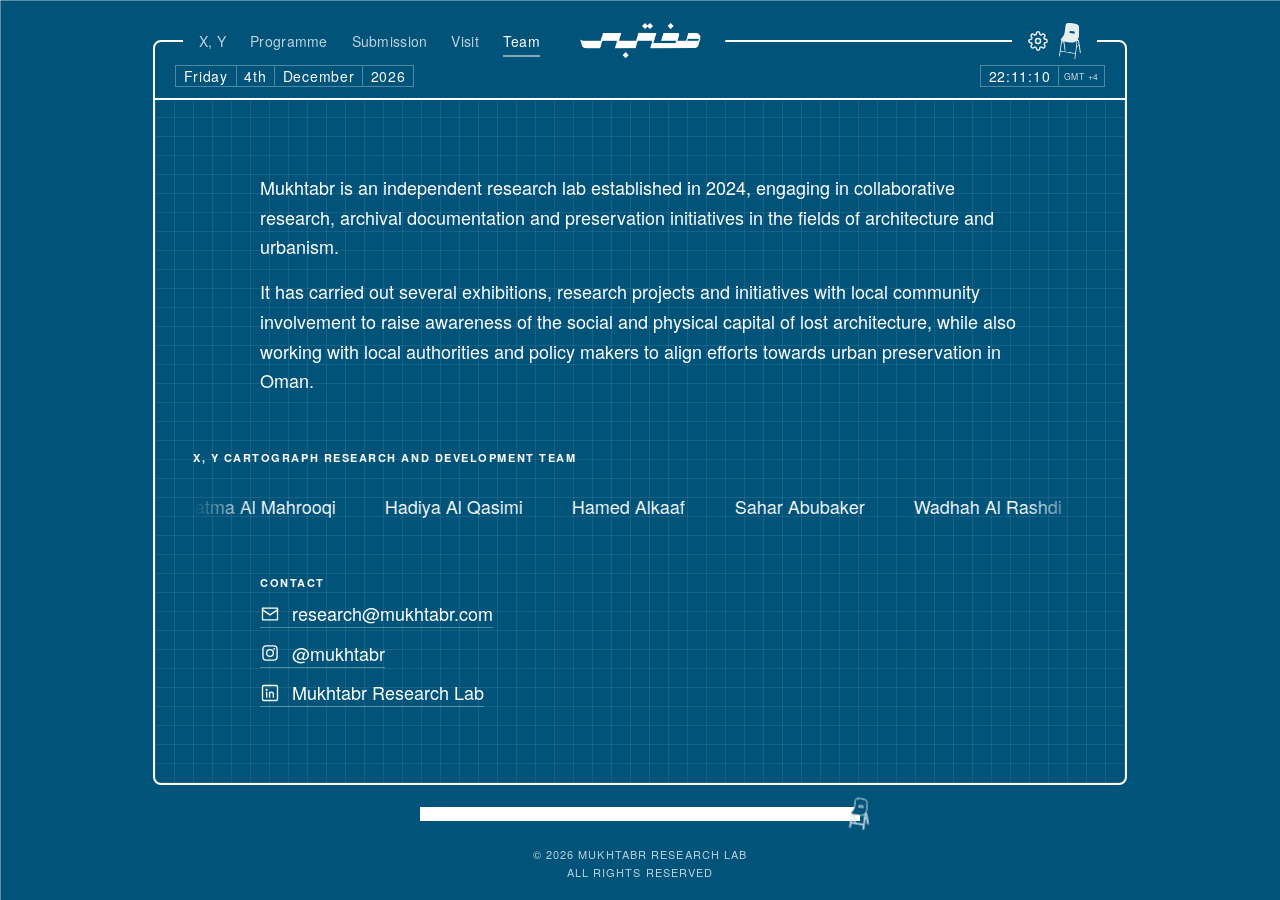
<file: about/index.html>
<!doctype html><meta charset="utf-8"><title>Team — Mukhtabr</title><link rel="canonical" href="https://mukhtabr.com/team/"><meta http-equiv="refresh" content="0;url=../team/"><p><a href="../team/">Team</a></p>
</file>
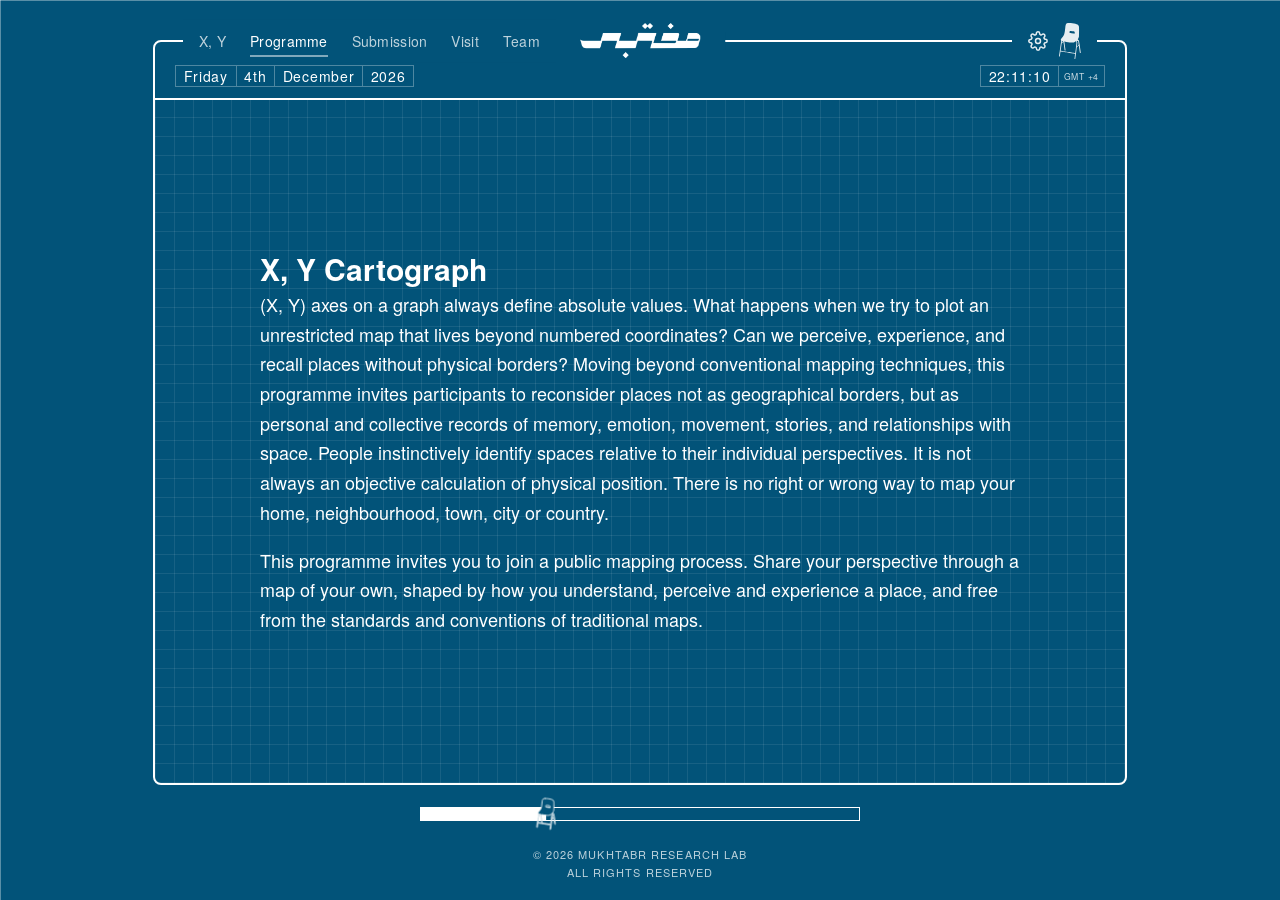
<file: exhibition/index.html>
<!doctype html><meta charset="utf-8"><title>Programme — X, Y Cartograph</title><link rel="canonical" href="https://mukhtabr.com/programme/"><meta http-equiv="refresh" content="0;url=../programme/"><p><a href="../programme/">Programme</a></p>
</file>
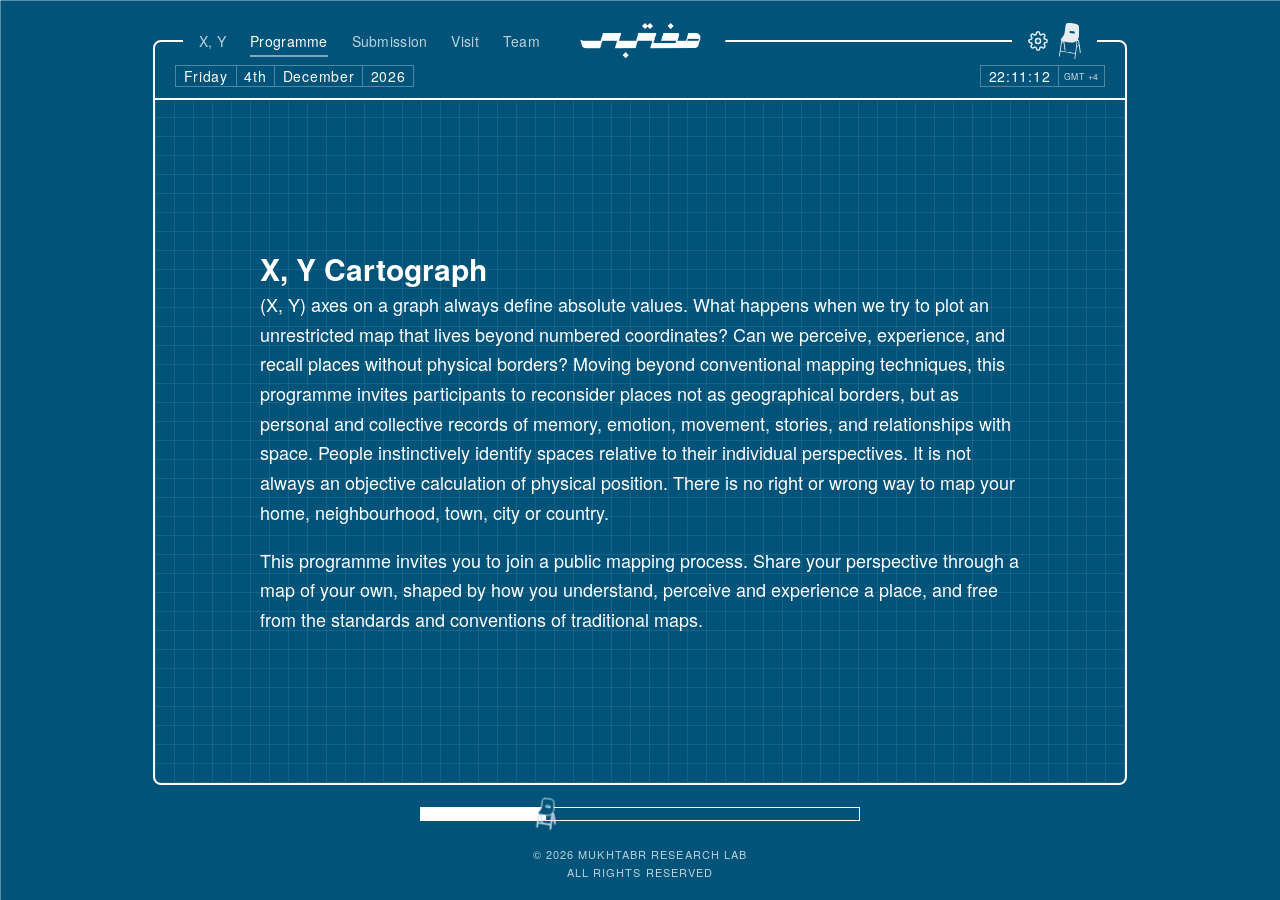
<file: programme/index.html>
<!doctype html>
<html lang="en" dir="ltr" data-theme="blue" data-nav="left">
<head>
<meta charset="utf-8">
<meta name="viewport" content="width=device-width,initial-scale=1,viewport-fit=cover">
<title>Programme — X, Y Cartograph</title>
<meta name="description" content="X, Y Cartograph: a programme that invites people to map places by memory, emotion, movement and story, not coordinates.">
<link rel="canonical" href="https://mukhtabr.com/programme/">
<meta property="og:type" content="website">
<meta property="og:title" content="Programme — X, Y Cartograph">
<meta property="og:description" content="X, Y Cartograph: a programme that invites people to map places by memory, emotion, movement and story, not coordinates.">
<meta property="og:url" content="https://mukhtabr.com/programme/">
<script>try{var d=document.documentElement,t=localStorage.getItem('mk-theme');if(t)d.dataset.theme=t;var l=localStorage.getItem('mk-lang');if(l){var r=['ar','ur','fa'].indexOf(l)>=0;d.lang=l;d.dir=r?'rtl':'ltr';d.dataset.script=r?'ar':(l==='hi'?'hi':'lat');}var z=localStorage.getItem('mk-size');if(z)d.style.setProperty('--ts',z);if(localStorage.getItem('mk-cur')==='off')d.dataset.cursor='off'}catch(e){}</script>
<link rel="stylesheet" href="../site.css?v=1794642398">
<link rel="icon" href="../favicon.ico" sizes="48x48">
<link rel="icon" type="image/png" sizes="32x32" href="../icon-32.png">
<link rel="icon" type="image/png" sizes="192x192" href="../icon-192.png">
<link rel="apple-touch-icon" href="../apple-touch-icon.png">
</head>
<body>
<div id="frame"></div>
<div id="outer" aria-hidden="true"></div>
<div id="hdr">
  <div id="cut" aria-hidden="true"></div>
  <nav id="nav" aria-label="Main"><a href="../" data-en="X, Y" data-ar="X, Y">X, Y</a><a href="../programme/" data-en="Programme" data-ar="البرنامج" aria-current="page">Programme</a><a href="../submission/" data-en="Submission" data-ar="المشاركة">Submission</a><a href="../visit/" data-en="Visit" data-ar="الموقع">Visit</a><a href="../team/" data-en="Team" data-ar="مختبر">Team</a></nav>
  <a id="brand" href="../" aria-label="Mukhtabr — home"></a>
  <div id="tools">
    
    <button id="sbtn" type="button" aria-haspopup="true" aria-expanded="false" aria-controls="menu" aria-label="Settings" title="Settings"><svg class="cogi" viewBox="0 0 24 24" aria-hidden="true" focusable="false"><circle cx="12" cy="12" r="3"/><path d="M19.4 15a1.65 1.65 0 0 0 .33 1.82l.06.06a2 2 0 0 1 0 2.83 2 2 0 0 1-2.83 0l-.06-.06a1.65 1.65 0 0 0-1.82-.33 1.65 1.65 0 0 0-1 1.51V21a2 2 0 0 1-2 2 2 2 0 0 1-2-2v-.09A1.65 1.65 0 0 0 9 19.4a1.65 1.65 0 0 0-1.82.33l-.06.06a2 2 0 0 1-2.83 0 2 2 0 0 1 0-2.83l.06-.06a1.65 1.65 0 0 0 .33-1.82 1.65 1.65 0 0 0-1.51-1H3a2 2 0 0 1-2-2 2 2 0 0 1 2-2h.09A1.65 1.65 0 0 0 4.6 9a1.65 1.65 0 0 0-.33-1.82l-.06-.06a2 2 0 0 1 0-2.83 2 2 0 0 1 2.83 0l.06.06a1.65 1.65 0 0 0 1.82.33H9a1.65 1.65 0 0 0 1-1.51V3a2 2 0 0 1 2-2 2 2 0 0 1 2 2v.09a1.65 1.65 0 0 0 1 1.51 1.65 1.65 0 0 0 1.82-.33l.06-.06a2 2 0 0 1 2.83 0 2 2 0 0 1 0 2.83l-.06.06a1.65 1.65 0 0 0-.33 1.82V9a1.65 1.65 0 0 0 1.51 1H21a2 2 0 0 1 2 2 2 2 0 0 1-2 2h-.09a1.65 1.65 0 0 0-1.51 1z"/></svg><svg viewBox="0 0 604.9 1000" aria-hidden="true" focusable="false"><path d="M440.7 999.4C432.7 998.5 430.2 996.9 430.2 992.5C430.2 988.9 441.8 897.7 447.2 858.6C447.4 856.7 447.3 855.9 446.7 855.4C445.6 854.5 365.4 841.4 292.2 830.3C262 825.6 218.6 818.9 195.6 815.2C134.9 805.5 46.8 791.9 44.7 791.9C43.3 791.9 42.8 792.1 42.6 793.1C41.6 797.2 34 847.8 30.6 872.3C26.2 904.7 23.1 925.2 22.3 928.3C21 932.7 17.2 933.5 8.1 931.2C0.9 929.5 -0.4 927.8 0.3 921.1C1 913.3 14.4 818.9 42.6 622.7L61.3 492.8L59.9 491.7C53.8 486.5 49.5 474.8 50.3 465.4C51.7 450.3 56.5 442.2 82.3 411.5C124 362.1 132.6 348.5 144.2 313.9C155.9 279.2 162.7 237.3 174.2 129.5C180 75 182.4 60.4 188.3 45C198.1 19.3 214.9 6 242.3 2C269.1 -1.8 326.3 0.2 372.6 6.7C437.3 15.7 484.8 28.4 514.9 44.5C538.6 57.3 552.1 77.7 555.9 106.4C558.5 126 557.7 304.8 554.8 367.3C553.7 390.4 551 399.5 542.2 409.2C536.7 415.3 535.4 419 534.5 430.7C533.8 439.6 531.7 443.8 524.6 451.1L520.8 455L525.4 458C536.4 464.9 547.2 477.2 552.3 488.3C556.3 497 558.2 505.8 562 533.2C564.8 552.7 569.9 579.5 571.8 584.6C573.1 587.9 573.2 588.8 572.8 591C572.3 593.5 582.3 664.5 600.1 784.9C605.1 818.7 605.3 821.2 604.1 825.4C601 836.3 584.7 835.2 580.4 823.8C578.9 819.6 577.4 810.4 569.8 756.8C560.1 688.1 550.6 623.3 550.2 622.9C550.1 622.9 542.9 631.5 534.1 642.1C511.5 669.5 511.5 669.5 500.2 672.8C498 673.5 495.8 674.3 495.4 674.7C494.7 675.4 491.9 694.5 490.2 710.1C488 732.1 480.6 789.8 475.8 823.9C470.4 861.6 463.5 913.5 457.7 959.4C455.7 975.2 453.7 989.9 453.2 992.2C451.5 1000.1 450.8 1000.5 440.7 999.4ZM450.6 831.7C451.4 830.1 456.2 798.2 460.2 768.8C464.3 738.9 468.5 702.6 473.8 651.1C476.4 626.1 480 595.5 481.7 582.9C486 551.3 486 544.7 481.5 531.4C478.4 522.2 471.4 512.4 464.2 507.4L461.9 505.8L452.7 513.9C428.5 535.1 416 541.3 390.7 544.4C386.6 544.8 377.7 545 362.3 545C317.2 544.7 281 540.3 205.1 525.6C157.8 516.5 148 514.8 148 515.5C148 515.6 149.3 523.3 150.8 532.6C155.6 562.3 160.5 599.5 165.3 643.9C165.9 649.8 168.1 664.1 170 675.6C172 687 174.4 702.8 175.3 710.6C176.2 718.4 177.6 727.9 178.3 731.8C181 745.5 181.3 755 179.3 760.2C177.2 765.5 166.5 767.3 160.6 763.4C156.3 760.6 154.3 751.8 150.2 718.1C144.9 673.7 140.5 642.8 131.9 586.8C129.5 571.2 126.6 551 125.4 541.9C123.8 529.2 123.1 525.3 122.6 525.3C121.7 525.3 110.1 536.3 88.1 558L74 571.8L60.4 669.4C52.9 723.2 46.6 767.5 46.5 768.1C46.4 768.6 46.6 769.4 46.9 769.9C47.6 770.8 440.9 832.9 446.9 833C449.7 833 450.1 832.9 450.6 831.7ZM501.5 656.6C504.2 655.9 503.1 657.1 521.4 634.7C540.3 611.4 547.6 601.8 547.6 600.1C547.6 598.3 544.2 576.9 537.6 537.9C533 510.1 532 505 531 504C530 503.1 528.7 502.8 523.5 502.4C520.1 502.1 515.1 501.4 512.5 500.8C506.9 499.5 487.3 496.3 487 496.7C486.9 496.8 488 498.2 489.4 499.8C495 506.1 500.7 515.6 504.1 524.8C510.2 541 510.2 552.3 504.2 593.8C502.1 608.4 498 643 497.2 652.6C496.8 657.8 496.9 657.9 501.5 656.6ZM82.2 541.7C86.6 538 105.3 520.8 107.6 518.2C109.5 516.1 115.6 511.7 118.1 510.6L119.8 509.9L118.2 509.5C116.4 509.1 88.1 504.2 85.4 503.8L83.6 503.5L83 508.7C81.7 518.1 78.5 541.1 78.1 543C77.7 545.3 77.7 545.3 82.2 541.7ZM516.4 480.6C516.4 479.7 502 470.8 500.7 470.8C499.7 470.8 493.3 476.7 493.7 477.2C494.4 477.9 516.4 481.2 516.4 480.6ZM438 293.8C439.4 293.1 440.7 290.4 440.7 288.4C440.7 284.8 435.6 255.6 434.3 251.7C429.7 237.8 424.9 235.6 386.5 229.3C332.2 220.4 313.7 218.3 306.4 220.4C301.3 221.8 297.1 228 292.7 240.7C286.4 259 286.8 267.1 294.4 271C299.7 273.7 314.2 276.2 403.5 289.9C434.6 294.7 436 294.9 438 293.8ZM279.8 0.7C276.5 0.6 271.1 0.6 267.8 0.7C264.5 0.8 267.2 0.9 273.8 0.9C280.4 0.9 283.1 0.8 279.8 0.7Z" fill-rule="evenodd"/></svg></button>
  </div>
  <div id="menu" role="dialog" aria-label="Settings" hidden>
    <div class="mh"><b data-en="Settings" data-ar="الإعدادات">Settings</b><button id="mx" type="button" aria-label="Close">×</button></div>
    <div class="msec"><div class="ml" data-en="Language" data-ar="اللغة">Language</div><div id="llist"></div></div>
    <div class="msec"><div class="ml" data-en="Theme" data-ar="المظهر">Theme</div><div id="tsq"><button type="button" data-t="white"><i></i><span data-en="Light" data-ar="فاتح">Light</span></button><button type="button" data-t="blue"><i></i><span data-en="Standard" data-ar="قياسي">Standard</span></button><button type="button" data-t="black"><i></i><span data-en="Dark" data-ar="داكن">Dark</span></button></div></div>
    <div class="msec"><div class="ml" data-en="Text size" data-ar="حجم الخط">Text size</div><div id="ts"><button type="button" data-s="0.9" style="font-size:12px">A</button><button type="button" data-s="1" style="font-size:16px">A</button><button type="button" data-s="1.2" style="font-size:21px">A</button></div></div>
    <div class="msec"><div class="ml" data-en="Pointer effects" data-ar="تأثيرات المؤشر">Pointer effects</div><div class="sw" id="cur"><button type="button" data-c="on" data-en="On" data-ar="تشغيل">On</button><button type="button" data-c="off" data-en="Off" data-ar="إيقاف">Off</button></div><div class="mn" data-en="Chair pointer and coordinates" data-ar="مؤشر الكرسي والإحداثيات">Chair pointer and coordinates</div></div>
    <button class="sq" id="mreset" type="button" data-en="Reset to defaults" data-ar="إعادة الضبط">Reset to defaults</button>
  </div>
  <div class="win" id="date" aria-label="Date"></div>
  <div class="win" id="clock" aria-label="Time"><span class="cell" id="hms">00:00:00</span><small class="cell" data-nobi data-en="GMT +4" data-ar="غرينتش +4">GMT +4</small></div>
</div>

<main id="stage" style="position:fixed;inset:0">
<section class="panel" id="p0" data-id="home" hidden>
    <div id="hero">
            <div id="wm" class="l" data-k="0.5"><div id="xy"><span>X</span><span class="c">,</span><span>Y</span></div><span id="cg" data-nobi data-en="CARTOGRAPH" data-ar="كارتوجراف">CARTOGRAPH</span><span id="cg3" data-nobi data-en="A PARTICIPATORY MAPPING PROGRAMME" data-ar="برنامج تشاركي لرسم الخرائط">A PARTICIPATORY MAPPING PROGRAMME</span></div>
    </div>
  </section>
<section class="panel" id="p7" data-id="programme"><div class="col wide brief pagetext"><div class="l" data-k="0.6"><h3 data-en="X, Y Cartograph" data-ar="كارتوجراف X, Y"></h3><p data-en="(X, Y) axes on a graph always define absolute values. What happens when we try to plot an unrestricted map that lives beyond numbered coordinates? Can we perceive, experience, and recall places without physical borders? Moving beyond conventional mapping techniques, this programme invites participants to reconsider places not as geographical borders, but as personal and collective records of memory, emotion, movement, stories, and relationships with space. People instinctively identify spaces relative to their individual perspectives. It is not always an objective calculation of physical position. There is no right or wrong way to map your home, neighbourhood, town, city or country." data-ar="المحوران (X, Y) في الرسم البياني يحدّدان دائمًا قيمًا مطلقة. فماذا يحدث حين نحاول رسم خريطة بلا قيود تعيش خارج الإحداثيات المرقّمة؟ هل نستطيع أن ندرك الأماكن ونعيشها ونتذكّرها دون حدود مادية؟ بتجاوز تقنيات الرسم الخرائطي التقليدية، يدعو هذا البرنامج المشاركين إلى إعادة النظر في الأماكن لا بوصفها حدودًا جغرافية، بل بوصفها سجلّات شخصية وجماعية للذاكرة والعاطفة والحركة والحكايات والعلاقات مع المكان. يحدّد الناس الأماكن بالفطرة نسبةً إلى منظورهم الفردي، وهذا ليس دائمًا حسابًا موضوعيًا للموقع المادي. لا توجد طريقة صحيحة أو خاطئة لرسم خريطة بيتك أو حيّك أو بلدتك أو مدينتك أو بلدك."></p><p data-en="This programme invites you to join a public mapping process. Share your perspective through a map of your own, shaped by how you understand, perceive and experience a place, and free from the standards and conventions of traditional maps." data-ar="يدعوك هذا البرنامج إلى المشاركة في عملية رسم خرائط عامة. شارك منظورك من خلال خريطة خاصة بك، تتشكّل من طريقة فهمك للمكان وإدراكك له وتجربتك فيه، وتتحرر من معايير الخرائط التقليدية وأعرافها."></p></div></div></section>
<section class="panel" id="p2" data-id="how" hidden><div class="col">
    <div class="mapico l" data-k="0.4" aria-hidden="true"><svg viewBox="-65 -53 130 77" aria-hidden="true" focusable="false"><path class="mp-a" d="M-43.5 -13.8 L-22.1 -18.6 L-30.1 13.0 L-58.8 18.7Z"/><path class="mp-b" d="M-22.1 -18.6 L0.0 -13.8 L0.0 18.7 L-30.1 13.0Z"/><path class="mp-a" d="M0.0 -13.8 L22.1 -18.6 L30.1 13.0 L0.0 18.7Z"/><path class="mp-b" d="M22.1 -18.6 L43.5 -13.8 L58.8 18.7 L30.1 13.0Z"/><path class="mp-r" d="M-47.9 -4.6 L-45.5 -5.1 L-43.2 -5.6 L-40.9 -6.1 L-38.6 -6.6 L-36.2 -7.1 L-33.9 -7.6 L-31.5 -8.1 L-29.1 -8.6 L-26.7 -9.1 L-24.4 -9.6 L-21.9 -9.1 L-19.4 -8.6 L-17.0 -8.1 L-14.5 -7.6 L-12.1 -7.1 L-9.6 -6.6 L-7.2 -6.1 L-4.8 -5.6 L-2.4 -5.1 L0.0 -4.6 L2.4 -5.1 L4.8 -5.6 L7.2 -6.1 L9.6 -6.6 L12.1 -7.1 L14.5 -7.6 L17.0 -8.1 L19.4 -8.6 L21.9 -9.1 L24.4 -9.6 L26.7 -9.1 L29.1 -8.6 L31.5 -8.1 L33.9 -7.6 L36.2 -7.1 L38.6 -6.6 L40.9 -6.1 L43.2 -5.6 L45.5 -5.1 L47.9 -4.6"/><path class="mp-r" d="M-53.2 6.8 L-50.6 6.2 L-48.1 5.7 L-45.5 5.2 L-42.9 4.6 L-40.3 4.1 L-37.7 3.6 L-35.1 3.0 L-32.4 2.5 L-29.8 1.9 L-27.1 1.4 L-24.4 1.9 L-21.6 2.5 L-18.9 3.0 L-16.1 3.6 L-13.4 4.1 L-10.7 4.6 L-8.0 5.2 L-5.3 5.7 L-2.7 6.2 L0.0 6.8 L2.7 6.2 L5.3 5.7 L8.0 5.2 L10.7 4.6 L13.4 4.1 L16.1 3.6 L18.9 3.0 L21.6 2.5 L24.4 1.9 L27.1 1.4 L29.8 1.9 L32.4 2.5 L35.1 3.0 L37.7 3.6 L40.3 4.1 L42.9 4.6 L45.5 5.2 L48.1 5.7 L50.6 6.2 L53.2 6.8"/><path class="mp-f" d="M-22.1 -18.6 L-30.1 13.0"/><path class="mp-f" d="M0.0 -13.8 L0.0 18.7"/><path class="mp-f" d="M22.1 -18.6 L30.1 13.0"/><path class="mp-o" d="M-43.5 -13.8 L-22.1 -18.6 L0.0 -13.8 L22.1 -18.6 L43.5 -13.8 L58.8 18.7 L30.1 13.0 L0.0 18.7 L-30.1 13.0 L-58.8 18.7Z"/><g class="pin"><ellipse class="psh" cx="0" cy="0" rx="4.4" ry="1.5"/><g class="pst"><line x1="0" y1="0" x2="0" y2="-24"/><circle cx="0" cy="-26.5" r="4.6"/></g></g><g class="pin"><ellipse class="psh" cx="0" cy="0" rx="4.4" ry="1.5"/><g class="pst"><line x1="0" y1="0" x2="0" y2="-24"/><circle cx="0" cy="-26.5" r="4.6"/></g></g></svg></div>
    <ol class="steps l" data-k="0.45">
      <li class="step"><span class="num lat">1</span><div class="b"><h3 data-en="Think of a Place" data-ar="فكّر في مكان">Think of a Place</h3><p data-en="Start with places that interest you or hold meaning to you." data-ar="ابدأ بأماكن تثير اهتمامك أو لها معنى عندك.">Start with places that interest you or hold meaning to you.</p></div></li>
      <li class="step"><span class="num lat">2</span><div class="b"><h3 data-en="Map It Your Way" data-ar="ارسم خريطتك بطريقتك">Map It Your Way</h3><p data-en="Explore and interpret the place through your own eyes and perspective." data-ar="استكشف المكان وفسّره بعينيك ومن منظورك الخاص.">Explore and interpret the place through your own eyes and perspective.</p></div></li>
      <li class="step"><span class="num lat">3</span><div class="b"><h3 data-en="Submit Your Map" data-ar="أرسل خريطتك">Submit Your Map</h3><p data-en="Share your personal representation of the place with your map." data-ar="شارك تمثيلك الشخصي للمكان من خلال خريطتك.">Share your personal representation of the place with your map.</p></div></li>
    </ol>
    <p class="hint l" data-k="0.9" data-en="There are no rules to follow and nothing has to be technically correct. Include whatever you want, leave out whatever you like, and think outside the box." data-ar="لا توجد قواعد يجب اتباعها، ولا يلزم أن يكون أي شيء صحيحًا من الناحية التقنية. أضف ما تشاء واحذف ما تشاء، وفكّر خارج الصندوق.">There are no rules to follow and nothing has to be technically correct. Include whatever you want, leave out whatever you like, and think outside the box.</p>
  </div></section>
<section class="panel" id="p3" data-id="print" hidden><div class="col wide" id="fmt">
    <div id="fmtmain">
      <div class="big l" data-k="0.35" data-en="Choose your Format" data-ar="اختر صيغتك">Choose your Format</div>
      <ul class="lay l" data-k="0.7">
        <li><div><b data-en="Grids" data-ar="شبكات">Grids</b><span class="s" data-en="1–5 · 1/2 in, 1/4 in, 2 mm, 5 mm, 10 mm" data-ar="1–5 · نصف بوصة، ربع بوصة، 2 مم، 5 مم، 10 مم">1–5 · 1/2 in, 1/4 in, 2 mm, 5 mm, 10 mm</span></div><div class="acts"><button class="sq" type="button" data-open="grids" data-en="Select grid" data-ar="اختر شبكة">Select grid</button></div></li>
        <li><div><b data-en="Maps" data-ar="خرائط">Maps</b><span class="s" data-en="6–22 · Oman, governorates and Muscat wilayats" data-ar="6–22 · عُمان والمحافظات وولايات مسقط">6–22 · Oman, governorates and Muscat wilayats</span></div><div class="acts"><button class="sq" type="button" data-open="maps" data-en="Select map" data-ar="اختر خريطة">Select map</button></div></li>
        <li><div><b data-en="General Submissions" data-ar="مشاركات عامة">General Submissions</b><span class="s" data-en="23 · Blank page" data-ar="23 · صفحة فارغة">23 · Blank page</span></div><div class="acts"><a class="sq" data-f="gen23" href="#" download data-en="Download" data-ar="تنزيل">Download</a></div></li>
      </ul>
      <div class="noterow l" data-k="0.9">
        <p class="txt" data-en="All forms of submission are welcome, including photographs, audio recordings, drawings, sketches, and other creative interpretations." data-ar="نرحّب بجميع أشكال المشاركة، بما في ذلك الصور الفوتوغرافية والتسجيلات الصوتية والرسومات والمخططات التمهيدية وغيرها من التفسيرات الإبداعية.">All forms of submission are welcome, including photographs, audio recordings, drawings, sketches, and other creative interpretations.</p>
        <button type="button" class="hintbtn" id="hintbtn" aria-haspopup="dialog" aria-expanded="false" aria-controls="hintbox" title="Need ideas?"><span class="orb"><svg class="globe" viewBox="-50 -50 100 100" aria-hidden="true" focusable="false"><circle class="gl-o" r="48"/><path class="gl-g" d="M11.5,-46.5L5.5,-47L0,-45.5M2,-48L0,-45.5M-6,-47.5L-3,-47.5L0,-45.5M-17.5,-44.5L-9,-46.5L0,-45.5M-43.5,-20L-36.5,-31L-26,-39L-13.5,-44.5L0,-45.5M-29,38L-35.5,32L-40.5,24L-43.5,15L-44.5,5.5L-43.5,-3.5L-41,-12.5L-37,-20.5L-31.5,-28.5L-24.5,-35L-17,-40L-8.5,-43.5L0,-45.5M-11.5,46.5L-18.5,42.5L-24.5,35L-28.5,24.5L-29.5,11.5L-27.5,-6.5L-21,-24L-16.5,-31.5L-11.5,-37.5L-6,-42.5L0,-45.5M-2,48L-4,45.5L-5.5,38.5L-6.5,28L-6.5,14.5L-6,-4L-4.5,-22L-2.5,-36.5L0,-45.5M6,47.5L11,44.5L14.5,37.5L17,27L18,14L16.5,-5L12.5,-22.5L7,-37L0,-45.5M17.5,44.5L26,39.5L32.5,31.5L36.5,21L38,9L37,0L35,-9L31.5,-18L26.5,-26L21,-33L14.5,-38.5L7.5,-43L0,-45.5M43.5,20L46.5,11L47.5,2L46.5,-7L44,-15.5L39.5,-23.5L33.5,-31L26.5,-37L18,-41.5L9.5,-44.5L0,-45.5M29,-38L22.5,-42L15.5,-44.5L8,-46L0,-45.5M-20,43.5L-20,43.5L-19,44L-18.5,44.5L-18,44.5L-17,44.5L-16.5,45L-15.5,45L-15,45.5L-14,45.5L-13,46L-12,46L-11.5,46L-10.5,46L-9.5,46.5L-8.5,46.5L-7.5,46.5L-6.5,46.5L-5.5,47L-4.5,47L-3.5,47L-2.5,47L-1.5,47L0,47L1,47L2,47L3,47L4,47L5,47L6,46.5L7,46.5L8,46.5L9,46.5L10,46.5L11,46L12,46L12.5,46L13.5,45.5L14.5,45.5L15.5,45.5L16,45L17,45L17.5,44.5L18.5,44.5L19,44L19.5,44L20,43.5M-41,25L-40.5,25.5L-40,26L-40,26.5L-39,27L-38.5,27.5L-38,28L-37,28.5L-36,29L-35.5,29.5L-34.5,30L-33,30.5L-32,31L-31,31.5L-29.5,32L-28.5,32L-27,32.5L-25.5,33L-24,33.5L-22.5,33.5L-21,34L-19.5,34L-18,34.5L-16,34.5L-14.5,35L-13,35L-11,35L-9.5,35.5L-7.5,35.5L-6,35.5L-4,35.5L-2,35.5L-0.5,35.5L1.5,35.5L3.5,35.5L5,35.5L7,35.5L8.5,35.5L10.5,35.5L12,35L14,35L15.5,34.5L17,34.5L19,34.5L20.5,34L22,33.5L23.5,33.5L25,33L26.5,32.5L28,32.5L29,32L30.5,31.5L31.5,31L33,30.5L34,30.5L35,30L36,29.5L36.5,29L37.5,28.5L38.5,28L39,27.5L39.5,27L40,26.5L40.5,25.5L41,25M-48,0L-48,0.5L-48,1L-47.5,2L-47.5,2.5L-47,3L-46.5,3.5L-46,4.5L-45,5L-44.5,5.5L-43.5,6L-43,6.5L-42,7.5L-40.5,8L-39.5,8.5L-38.5,9L-37,9.5L-35.5,10L-34,10.5L-32.5,11L-31,11.5L-29.5,11.5L-28,12L-26,12.5L-24.5,13L-22.5,13L-20.5,13.5L-19,13.5L-17,14L-15,14L-13,14.5L-11,14.5L-8.5,14.5L-6.5,14.5L-4.5,15L-2.5,15L-0.5,15L1.5,15L4,15L6,14.5L8,14.5L10,14.5L12,14.5L14,14L16,14L18,14L20,13.5L22,13L23.5,13L25.5,12.5L27,12L29,12L30.5,11.5L32,11L33.5,10.5L35,10L36.5,9.5L38,9L39,8.5L40.5,8L41.5,7.5L42.5,7L43.5,6.5L44,6L45,5L45.5,4.5L46.5,4L47,3.5L47,2.5L47.5,2L48,1.5L48,1L48,0L48,0M-41,-25L-41,-25L-41,-24.5L-41.5,-24L-41.5,-23.5L-41.5,-23L-41.5,-22.5L-41.5,-22L-41.5,-21.5L-41,-20.5L-40.5,-20L-40,-19.5L-40,-19L-39,-18.5L-38.5,-18L-38,-17.5L-37,-17L-36,-16.5L-35.5,-16L-34.5,-15.5L-33,-15L-32,-14.5L-31,-14L-29.5,-14L-28.5,-13.5L-27,-13L-25.5,-12.5L-24,-12.5L-22.5,-12L-21,-12L-19.5,-11.5L-18,-11L-16,-11L-14.5,-11L-13,-10.5L-11,-10.5L-9.5,-10.5L-7.5,-10L-6,-10L-4,-10L-2,-10L-0.5,-10L1.5,-10L3.5,-10L5,-10L7,-10L8.5,-10.5L10.5,-10.5L12,-10.5L14,-10.5L15.5,-11L17,-11L19,-11.5L20.5,-11.5L22,-12L23.5,-12L25,-12.5L26.5,-13L28,-13.5L29,-13.5L30.5,-14L31.5,-14.5L33,-15L34,-15.5L35,-16L36,-16.5L36.5,-17L37.5,-17.5L38.5,-18L39,-18.5L39.5,-19L40,-19.5L40.5,-20L41,-20.5L41,-21L41.5,-21.5L41.5,-22L41.5,-22.5L41.5,-23.5L41.5,-24L41.5,-24.5L41,-25L41,-25M-20,-43.5L-20,-43.5L-20.5,-43.5L-21,-43L-21.5,-42.5L-22,-42.5L-22.5,-42L-23,-42L-23,-41.5L-23.5,-41L-23.5,-41L-24,-40.5L-24,-40L-24,-40L-24,-39.5L-24,-39.5L-24,-39L-24,-38.5L-23.5,-38.5L-23.5,-38L-23,-37.5L-23,-37.5L-22.5,-37L-22.5,-37L-22,-36.5L-21.5,-36L-21,-36L-20.5,-35.5L-20,-35.5L-19,-35L-18.5,-35L-18,-34.5L-17,-34.5L-16.5,-34L-15.5,-34L-15,-33.5L-14,-33.5L-13,-33.5L-12,-33L-11.5,-33L-10.5,-33L-9.5,-32.5L-8.5,-32.5L-7.5,-32.5L-6.5,-32.5L-5.5,-32.5L-4.5,-32L-3.5,-32L-2.5,-32L-1.5,-32L0,-32L1,-32L2,-32L3,-32L4,-32L5,-32.5L6,-32.5L7,-32.5L8,-32.5L9,-32.5L10,-33L11,-33L12,-33L12.5,-33L13.5,-33.5L14.5,-33.5L15.5,-34L16,-34L17,-34L17.5,-34.5L18.5,-34.5L19,-35L19.5,-35L20,-35.5L20.5,-36L21,-36L21.5,-36.5L22,-36.5L22.5,-37L23,-37L23,-37.5L23.5,-38L23.5,-38L24,-38.5L24,-39L24,-39L24,-39.5L24,-40L24,-40L24,-40.5L23.5,-41L23.5,-41L23,-41.5L23,-41.5L22.5,-42L22.5,-42.5L22,-42.5L21.5,-43L21,-43L20.5,-43.5L20,-43.5"/><path class="gl-l" d="M-7,47.5L-7,47.5L-5.5,47.5L-4.5,48L-4,48L-2.5,48L-1.5,48L-1.5,48L0,48L0.5,48L2.5,48L4,47.5L5,47.5L6,47.5L6.5,47.5L7.5,47.5L8,47.5L9.5,47L9,47L9,47L7,47.5L5.5,47.5L4,48L2,48L0.5,48L-1,48L-3,48L-4.5,48L-6,47.5ZM16.5,43L16,43L16.5,42.5L17,42.5ZM9.5,25L10,26L7,32.5L5.5,33L4.5,32.5L4,31L5,29.5L5,27.5L5,27L6.5,26.5L8,25.5L9,24ZM38.5,28.5L38.5,28.5L39.5,27L40.5,25.5L41,24.5L42.5,22.5L43.5,20L45,17L45,16.5L45,16.5L44.5,18L44,19.5L43,21L42.5,22.5L41.5,24L41,25.5L40,27L39,28ZM47,8.5L47,9L47,9L47.5,8.5L47.5,7.5L47.5,7.5L47.5,7.5ZM47,9L47,9L46.5,10ZM47.5,7.5L47.5,8L47,9ZM45,10.5L45.5,9.5L46,9.5L46,10L46.5,10L46,10.5L45,11L44,11L44.5,10ZM48,-0.5L48,0.5L47.5,2L47.5,3L48,1.5L47.5,3L47.5,4L47.5,5.5L47.5,5.5L47.5,4.5L47.5,6.5L47,6.5L47.5,5L47.5,4.5L47.5,1.5L47.5,1L48,0.5ZM48,0.5L48,-0.5L48,-1.5L48,-1.5L48,-1.5ZM44,10L44,10.5L43,9.5L42,6L40.5,4L40,3.5L41,3.5L42.5,5L43,5L44,6L44,7.5L44.5,8ZM47,1L47.5,1.5L47,2L47,3.5L47,4L47,6L46.5,6.5L46.5,6.5L46,7L45.5,7L45.5,6L45.5,5L45.5,3.5L45.5,3L46,3L46,2L46.5,1.5L46.5,0L47,-2.5L47,-2L47,-2L47,0ZM47.5,-6.5L47.5,-4L47.5,-4L47.5,-5L47.5,-4L47.5,-5L47.5,-5.5L47.5,-7ZM32.5,6L32,6L31.5,4.5L31.5,3L33,4.5ZM47,-7L47,-6L47,-6.5L47,-7.5L47,-8ZM46.5,-8L47,-8L47,-6.5ZM47,-9L47,-7L47,-9ZM45,-13L45.5,-12L46,-11L46,-9.5L46.5,-10L46.5,-9L46.5,-9.5L46,-9L46,-10L45,-12.5ZM43.5,-10.5L43,-10L42.5,-11L43,-11.5ZM44,-16L44,-15.5L43.5,-16.5L43,-18L43.5,-18ZM39.5,-27L40,-26L39.5,-26.5ZM-2.5,-14.5L-3.5,-13.5L-4,-14ZM-9.5,-15L-8,-14.5L-9,-14.5ZM-14.5,-17.5L-15,-16.5L-16.5,-17.5L-16,-17.5ZM-17.5,-20.5L-17.5,-18.5L-18.5,-19L-18,-20ZM37.5,-30L38.5,-29L39,-28L39.5,-27L39,-27.5L40,-26L40,-26L41,-24.5L40,-25.5L39,-27.5L38.5,-28L37.5,-29.5L38,-29.5L37,-30.5L35.5,-32.5L35,-32.5L36,-31.5ZM33,-34.5L32.5,-35L33.5,-34.5L33.5,-34L34.5,-33.5L34.5,-33.5L35,-33L35,-32.5L34,-33.5L34,-34L32.5,-35ZM-30.5,-36L-31,-35.5L-31.5,-35L-32.5,-34L-33,-33.5L-33,-33.5L-32,-34L-32,-35L-30,-36.5ZM29,-38L30,-37L30,-37L31,-36.5L31.5,-36L32.5,-35.5L30.5,-36.5L29.5,-37.5L28,-38.5L27.5,-39ZM-20.5,-29.5L-21.5,-29.5L-22,-29.5L-21.5,-30.5L-21,-31L-19.5,-31.5L-19,-31ZM-16.5,-33L-17.5,-32.5L-16.5,-32.5L-17.5,-31.5L-17.5,-31.5L-17.5,-30.5L-17.5,-29.5L-17,-29L-18.5,-28L-21.5,-28L-20,-28.5L-20.5,-29.5L-19.5,-29.5L-19.5,-30L-19,-30L-18.5,-31L-19,-31.5L-18.5,-32.5L-17,-33.5ZM-16.5,-45L-18.5,-44L-19,-44L-18,-44.5L-18,-44.5L-17.5,-44.5L-16.5,-45ZM-15,-38L-16,-37.5L-16.5,-37.5L-18,-37L-18.5,-38L-18,-38L-18,-38.5L-17.5,-38.5L-17.5,-38.5L-16.5,-39L-17,-38.5L-16,-38.5L-16,-38.5ZM7,-19L7.5,-18.5L7,-17.5L7.5,-16.5L8.5,-16L10.5,-16L10,-17.5L9.5,-18.5L9.5,-19L10.5,-19L9.5,-20L8,-20.5L7.5,-21.5L8,-22.5L9,-22.5L8.5,-23.5L7.5,-23.5L5.5,-22.5L5,-21.5L6,-20.5ZM24.5,-41.5L24,-41.5L22.5,-42.5L22,-42.5L19.5,-44L19,-44L18,-44.5L20,-43.5L19.5,-44L20,-43.5L21.5,-42.5L22,-42.5L23,-42L22.5,-42.5L23,-42L23.5,-41.5L24,-41L27.5,-38.5L27.5,-38.5L28,-38.5L27.5,-39L28,-38.5L29.5,-37.5L31,-36L32.5,-35L34.5,-32.5L35,-32L35,-32L36,-30.5L36.5,-30L37,-29L38.5,-27.5L39.5,-26.5L39.5,-25.5L38,-27.5L37.5,-27.5L37,-28.5L36.5,-28.5L37,-27.5L36.5,-28.5L36,-28.5L37,-26.5L38,-26L37.5,-26.5L38,-26.5L38,-26L39,-24.5L39.5,-24L40.5,-22.5L41,-22L41.5,-21.5L43,-17L43.5,-15L43,-14L42.5,-12.5L42,-12.5L42,-11L42,-9.5L43,-8L43.5,-7.5L44,-6L44.5,-4.5L43.5,-1L43.5,-2L43,-2.5L42.5,-3.5L41.5,-3.5L41.5,-4L41.5,-1L42,1L43.5,2.5L43.5,4L44,5L43.5,5L43,4.5L42,1L41,0.5L41,-2L40,-5.5L39.5,-6L39,-4.5L38.5,-4.5L38,-6.5L36,-8.5L35.5,-9.5L35,-8.5L33.5,-7.5L33.5,-6.5L33,-5.5L32,-3L31,-2L31.5,0.5L31.5,2.5L30.5,5L29.5,4.5L28,1.5L27.5,0L27,-1L25.5,-5.5L24,-4.5L23,-5.5L23.5,-6L21.5,-6.5L20.5,-8L17.5,-7L14.5,-7L13.5,-8.5L12.5,-7.5L10,-8.5L8.5,-10.5L7,-10L8,-8.5L9,-7.5L9.5,-6.5L10,-7L10.5,-5.5L12,-5.5L13.5,-7.5L13.5,-6.5L14.5,-5.5L15.5,-5.5L16.5,-4.5L15.5,-1.5L13.5,0L11.5,1L11.5,1.5L9.5,2.5L8.5,3L4.5,4.5L3.5,1L2.5,-1.5L1,-3L1,-4L-2,-8.5L-2,-9.5L-3,-8L-4,-9L-3,-7L-2,-5L-2,-4.5L-1,-3.5L-0.5,-0.5L0.5,0L1,1.5L4.5,4.5L4,5L5,6L7,6L10.5,4.5L10.5,6L9.5,9L7,12.5L4.5,14.5L3,16L2,17L1,18.5L0.5,20L1,20L1,21.5L2,23L2,26L1,27.5L-0.5,28L-2.5,29.5L-2,31L-2.5,32.5L-4,33L-4,34.5L-5.5,36L-7,37L-8.5,37.5L-10.5,37.5L-12.5,37.5L-13.5,37L-14,36L-16.5,33L-18,30L-20,27L-20.5,26L-20,23.5L-19.5,22.5L-19.5,22L-20,20.5L-20,20L-21,17.5L-23.5,14L-22.5,10.5L-23.5,9L-25.5,9L-26.5,7.5L-28.5,7L-30.5,7.5L-32,7L-34,7L-35,6L-37,3L-37,2L-37.5,0L-38.5,-1L-38,-2.5L-38.5,-3.5L-37.5,-4.5L-36.5,-7.5L-36.5,-8.5L-35.5,-10.5L-35,-11L-34,-12L-32.5,-13L-32.5,-13L-30.5,-14L-30.5,-15L-29,-16.5L-28,-17L-27,-18L-25.5,-17L-23,-17.5L-20,-17.5L-19,-17L-18,-17.5L-18,-16.5L-18,-15L-18.5,-15L-18,-14L-15.5,-13L-15.5,-12L-13.5,-11L-12,-12.5L-6.5,-11L-5.5,-11.5L-3,-11L-2.5,-11L-1.5,-14L-1.5,-14.5L-2,-15.5L-3.5,-15L-5,-15.5L-5.5,-15L-7,-15.5L-7.5,-17L-7.5,-18L-7,-18.5L-6,-18.5L-5.5,-19L-4.5,-19L-3,-19.5L-2,-19.5L0,-18.5L2,-19L2,-20L-1,-22L0.5,-23.5L-1.5,-23L-1.5,-22.5L-1,-22L-2.5,-21.5L-3.5,-22L-2.5,-22.5L-4,-23L-5.5,-22L-6.5,-20L-6,-19L-7.5,-18.5L-7.5,-19L-9.5,-18.5L-9.5,-17.5L-9,-17L-10,-16.5L-10,-15.5L-11,-16L-11,-17L-11.5,-19L-11.5,-20L-13,-21.5L-13.5,-22.5L-14,-23.5L-14.5,-23L-15,-22L-13.5,-20L-12.5,-19L-13,-19L-13,-18.5L-14,-17L-14,-19L-15.5,-20L-16,-21.5L-16,-22L-16.5,-22.5L-18.5,-22L-19,-22.5L-20,-22.5L-20.5,-21.5L-22,-21L-23,-20L-23,-19.5L-25,-18L-26,-18.5L-26.5,-18L-27,-19L-28,-19.5L-27.5,-21L-26.5,-22L-26,-24L-25,-24L-22.5,-23L-21,-25L-21,-26L-21.5,-26.5L-21.5,-27L-20,-26.5L-19.5,-27L-18.5,-27.5L-18,-28L-16.5,-28L-16,-29L-14,-29.5L-13.5,-30.5L-13,-31.5L-12,-31.5L-12,-31L-13,-30L-13,-29L-12,-29.5L-11.5,-29L-9.5,-29.5L-9,-29L-8,-29.5L-7.5,-30.5L-7,-31L-6.5,-30.5L-6,-31.5L-6,-32L-5,-32L-4,-32L-3.5,-32L-4,-32.5L-6.5,-32.5L-6.5,-33L-6.5,-34L-5.5,-34.5L-4.5,-35.5L-5,-36L-5.5,-35.5L-6,-35L-7.5,-34L-8,-33.5L-8,-32.5L-9,-32L-10,-30L-10.5,-30.5L-11.5,-30L-11.5,-32L-11.5,-32.5L-12.5,-32L-13.5,-32.5L-12.5,-34.5L-9.5,-35.5L-7,-37L-5.5,-38L-4,-38L-3.5,-38.5L-2.5,-38.5L-2,-38L-2.5,-38L-2,-37.5L-1.5,-38L-1,-37.5L-0.5,-37.5L0.5,-36.5L1,-36L0,-35.5L-1.5,-36L-1,-35.5L-1,-35L-0.5,-34.5L-0.5,-35L0.5,-35L0.5,-35.5L1.5,-36L2,-35.5L2,-36L1.5,-37L2.5,-37L2.5,-36.5L3,-36L3,-36.5L4.5,-37.5L5,-37L6,-37.5L6,-37.5L6.5,-37.5L7,-37.5L6.5,-38L7,-38L9,-37.5L9,-38L8,-38.5L7.5,-39L7.5,-40L8,-40L8.5,-39.5L9,-39L9.5,-38.5L10.5,-38L10.5,-37L11,-37L11,-38L10.5,-38.5L9.5,-38.5L9.5,-39L9,-39.5L9,-40L9,-39.5L9.5,-40L10.5,-40L9,-40.5L10,-41L9.5,-41.5L9.5,-41.5L9.5,-42.5L10,-42.5L10,-43L9.5,-43L9.5,-43.5L10,-43L10.5,-43.5L10.5,-43.5L11.5,-43.5L12,-43L12.5,-42.5L13.5,-42.5L13,-43L13.5,-43L14,-43L14,-43.5L13.5,-43.5L13.5,-43.5L14,-43.5L15,-43.5L16,-43.5L15,-43.5L15,-43.5L15,-44L15,-44.5L14,-44.5L14,-44.5L13.5,-45L14.5,-45L13.5,-45.5L13.5,-45.5L14,-45.5L14,-45.5L13.5,-46L13,-46L13,-46L12.5,-46L12,-46.5L11,-46.5L10.5,-47L10.5,-47L10.5,-47L10.5,-47L10.5,-47L12,-46.5L13.5,-46L15,-45.5L17,-45L18.5,-44.5L20,-43.5L21.5,-43L23,-42L24.5,-41.5ZM-12.5,-46.5L-12.5,-46.5L-11.5,-46.5L-11.5,-46.5ZM-24.5,-41L-24.5,-41L-24,-41.5L-23,-42L-22,-42.5L-22,-42.5L-20,-43.5L-20.5,-43L-22,-42.5L-22,-42L-23.5,-41.5L-24.5,-41L-24,-41L-23,-41.5L-26,-39.5L-26,-39.5L-27,-38.5L-27.5,-38L-28.5,-37L-29.5,-36.5L-30,-36.5L-30.5,-36.5L-29.5,-37.5L-30,-37L-31,-36.5L-30.5,-37L-30.5,-37L-31,-36.5L-31,-36L-32.5,-35L-33,-34.5L-32.5,-35L-33,-34L-33.5,-34L-34,-34L-33,-34.5L-33,-34.5L-33,-35L-33,-35L-33,-35L-32,-36L-30.5,-37L-29,-38L-28,-39L-26.5,-40L-25,-41ZM-47.5,-5L-48,-4.5L-48,-3L-48,-0.5L-48,0.5L-48,1L-47.5,3L-47.5,4L-47.5,4L-47,5.5L-46,7.5L-46,8.5L-45.5,10L-45.5,11.5L-45.5,12.5L-45.5,14L-45,15.5L-44,18.5L-43.5,19.5L-43.5,20L-43.5,20L-43.5,20L-44.5,18.5L-45,17L-45.5,15.5L-46,13.5L-46.5,12L-47,10.5L-47,9L-47.5,7L-47.5,5.5L-48,4L-48,2L-48,0.5L-48,-1L-48,-3L-48,-4.5ZM-10,-47L-10,-47L-11,-46.5L-12,-46.5L-12.5,-46.5L-12,-46.5L-13,-46L-12.5,-46L-11.5,-46.5L-11,-46.5L-11,-46.5L-11.5,-46.5L-12.5,-46L-12.5,-46L-13,-46L-13,-46L-14,-46L-13.5,-46L-14,-45.5L-15,-45.5L-14.5,-45.5L-14,-45.5L-14.5,-45.5L-15,-45L-15.5,-45L-16.5,-45L-16.5,-45L-16,-45L-16.5,-45L-16.5,-45L-17,-45L-17,-45L-17,-45L-15.5,-45.5L-13.5,-46L-12,-46.5L-10.5,-47ZM-7,-47.5L-8,-47.5L-6.5,-47.5L-6.5,-47.5L-6.5,-47.5L-6,-47.5L-6,-47.5L-6,-47.5L-6.5,-47.5L-6.5,-47.5L-7.5,-47.5L-7.5,-47.5L-8.5,-47L-7.5,-47.5L-8.5,-47L-9.5,-47L-11,-46.5L-10.5,-47L-11,-46.5L-10,-47L-9.5,-47L-9.5,-47L-7.5,-47.5ZM-11.5,-46L-12,-46L-11.5,-46L-11.5,-46L-12.5,-45.5L-13,-45.5L-13,-45.5L-14,-45L-14,-45L-15,-44.5L-15.5,-44.5L-16.5,-44L-16.5,-44L-17.5,-43.5L-18.5,-43L-18.5,-43L-20,-42.5L-18.5,-43.5L-19,-43.5L-20,-42.5L-21.5,-42L-20.5,-43L-22,-42L-21.5,-42.5L-20,-43L-20,-43L-19,-43.5L-19,-44L-18,-44L-18.5,-44L-18,-44L-17.5,-44L-16.5,-44.5L-15.5,-45L-15.5,-45L-14.5,-45L-14.5,-45.5L-13,-46L-11.5,-46.5L-11,-46.5L-11,-46ZM-9,-47L-9.5,-47L-9.5,-47L-10.5,-46.5L-10.5,-46.5L-10.5,-46.5L-9,-47L-9.5,-47L-9,-47ZM-10.5,-46.5L-10.5,-46.5L-10,-46.5L-9.5,-46.5L-10.5,-46.5ZM-5,-47.5L-4,-48L-4,-48L-4,-48L-4.5,-47.5L-5.5,-47.5L-6,-47.5L-5.5,-47.5L-5.5,-47.5L-5.5,-47.5L-5,-47.5L-5,-47.5ZM11.5,-45.5L12,-45L12.5,-45L12,-44.5L11.5,-45L11,-45ZM-7.5,-47L-8,-47L-8.5,-47L-8,-47L-7.5,-47L-7,-47ZM-6.5,-47.5L-7,-47L-7,-47L-6.5,-47.5L-6.5,-47.5L-6,-47.5L-6,-47.5L-5,-47.5L-5,-47.5L-6.5,-47.5L-6,-47.5L-6,-47.5ZM5.5,-38.5L4.5,-38.5L3.5,-38.5L3.5,-39.5L4,-40L3.5,-40L4,-40.5L3.5,-40.5L4.5,-41L5.5,-41.5L5.5,-41.5L5,-40.5L4.5,-40L4.5,-39L4.5,-39ZM-8,-46.5L-8.5,-46.5L-9.5,-46.5L-10,-46.5L-10.5,-46L-11,-46L-11,-46L-10.5,-46.5L-9.5,-46.5L-8.5,-46.5L-8,-47ZM-4.5,-47.5L-4.5,-47.5L-4.5,-47.5L-4,-47.5L-4,-47.5ZM9,-43.5L9,-43L8,-43.5L8.5,-43.5ZM-3,-42.5L-2.5,-42L-3,-42L-4,-41.5L-4.5,-41.5L-4,-41.5L-4,-42L-4,-42.5L-3.5,-42.5L-3.5,-42.5L-3,-42.5ZM-1.5,-42.5L-1.5,-42.5L-2,-42L-2.5,-42.5L-3,-42.5L-2,-42.5ZM8,-43.5L8,-43.5L7,-43.5L6.5,-43.5L6,-44L7.5,-43.5ZM-7,-46.5L-7.5,-46.5L-8,-46.5L-7.5,-46.5L-6.5,-46.5L-6.5,-46.5L-6,-47L-5.5,-46.5L-5.5,-46.5L-6,-46.5L-6.5,-46.5ZM-5.5,-46L-6,-45.5L-6.5,-45.5L-7,-45.5L-7,-45.5L-7.5,-46L-8,-46L-8,-46L-9,-46L-9,-46L-9.5,-46L-10,-46L-10,-46L-9.5,-46L-9.5,-46.5L-9,-46.5L-8.5,-46.5L-8,-46.5L-8.5,-46.5L-8,-46.5L-7.5,-46.5L-6.5,-46.5L-7,-46.5L-7,-46L-6.5,-46.5L-6,-46.5L-5,-46.5L-5.5,-46.5L-5,-46.5L-5.5,-46.5L-5,-46L-5,-46L-5.5,-46ZM-5,-44.5L-5,-44.5L-5.5,-44.5L-6,-44.5L-6,-44.5L-6,-44L-6,-44L-6.5,-44L-5.5,-44L-5.5,-44L-5.5,-43.5L-7,-43.5L-8,-43L-8.5,-43L-9,-42.5L-9.5,-42.5L-10,-42.5L-10.5,-42L-11,-42L-11.5,-42L-11.5,-41.5L-12,-41.5L-13,-41L-12.5,-41.5L-13,-41L-13.5,-40.5L-14,-40.5L-13.5,-41L-14.5,-41L-14,-40.5L-16,-40L-17,-40.5L-18,-40L-19,-40L-19.5,-40L-21,-39.5L-21.5,-39.5L-22.5,-39L-23.5,-38.5L-24,-38.5L-23.5,-39L-23.5,-39.5L-21.5,-41L-20,-41.5L-19.5,-42L-18.5,-42.5L-17.5,-42.5L-17.5,-42.5L-16.5,-43L-17,-43L-16.5,-43L-16,-43.5L-16,-43L-15,-43.5L-15,-43.5L-14.5,-44L-12,-44.5L-11.5,-45L-11,-45.5L-10,-45.5L-10,-45.5L-9.5,-45.5L-9,-46L-8.5,-45.5L-8.5,-45.5L-8,-45.5L-7.5,-45.5L-7,-45.5L-7,-45.5L-6.5,-45.5L-7,-45L-6.5,-45L-7,-45L-6.5,-45L-6,-45L-5.5,-45L-5.5,-45L-5,-45L-5,-45Z"/></svg><svg class="moon" viewBox="0 0 604.9 1000" aria-hidden="true" focusable="false"><path d=""/></svg></span><span class="hcap" data-en="Need ideas?" data-ar="تحتاج أفكارًا؟">Need ideas?</span></button>
        <div class="hintbox" id="hintbox" role="dialog" aria-labelledby="hinttitle" hidden><button type="button" class="hx" id="hintx" aria-label="Close">×</button><b id="hinttitle" data-en="Need ideas?" data-ar="تحتاج أفكارًا؟">Need ideas?</b><ul><li data-en="Draw on one of our sheets, your own paper, or send a photo of something you made." data-ar="ارسم على إحدى أوراقنا أو على ورقتك الخاصة، أو أرسل صورة لعمل قمت به.">Draw on one of our sheets, your own paper, or send a photo of something you made.</li><li data-en="Mark what matters to you: routes, sounds, smells, memories, people or landmarks." data-ar="حدّد ما يهمّك: الطرق والأصوات والروائح والذكريات والناس والمعالم.">Mark what matters to you: routes, sounds, smells, memories, people or landmarks.</li><li data-en="Give your map a title and a few words so we can understand your place." data-ar="أعطِ خريطتك عنوانًا وبضع كلمات لنفهم المكان الذي تقصده.">Give your map a title and a few words so we can understand your place.</li><li data-en="Hand your sheet in at H1 Art Gallery, or upload it on the Submit here page." data-ar="سلّم ورقتك في معرض H1 للفنون، أو ارفعها في صفحة «قدّم مشاركتك هنا».">Hand your sheet in at H1 Art Gallery, or upload it on the Submit here page.</li></ul></div>
      </div>
    </div>
    <div class="fmtsub" id="sub-grids" hidden>
      <button class="sq back" type="button" data-back data-en="Back" data-ar="رجوع">Back</button>
      <div class="big" data-en="Grids" data-ar="شبكات">Grids</div>
      <ul class="lay"><li><div><b data-en="1 · 1/2 in" data-ar="1 · نصف بوصة">1 · 1/2 in</b></div><div class="acts"><a class="sq" data-f="g1" href="#" download data-en="Download" data-ar="تنزيل">Download</a></div></li><li><div><b data-en="2 · 1/4 in" data-ar="2 · ربع بوصة">2 · 1/4 in</b></div><div class="acts"><a class="sq" data-f="g2" href="#" download data-en="Download" data-ar="تنزيل">Download</a></div></li><li><div><b data-en="3 · 2 mm" data-ar="3 · 2 مم">3 · 2 mm</b></div><div class="acts"><a class="sq" data-f="g3" href="#" download data-en="Download" data-ar="تنزيل">Download</a></div></li><li><div><b data-en="4 · 5 mm" data-ar="4 · 5 مم">4 · 5 mm</b></div><div class="acts"><a class="sq" data-f="g4" href="#" download data-en="Download" data-ar="تنزيل">Download</a></div></li><li><div><b data-en="5 · 10 mm" data-ar="5 · 10 مم">5 · 10 mm</b></div><div class="acts"><a class="sq" data-f="g5" href="#" download data-en="Download" data-ar="تنزيل">Download</a></div></li></ul>
    </div>
    <div class="fmtsub" id="sub-maps" hidden>
      <button class="sq back" type="button" data-back data-en="Back" data-ar="رجوع">Back</button>
      <div class="big" data-en="Maps" data-ar="خرائط">Maps</div>
      <ul class="lay"><li><div><b data-en="6 · Map of Oman" data-ar="6 · خريطة عُمان">6 · Map of Oman</b><span class="s">A4 · 1:4,500,000</span></div><div class="acts"><a class="sq" data-f="m6" href="#" download data-en="Download" data-ar="تنزيل">Download</a></div></li><li><div><b data-en="7 · Map of Oman with governorates outlined" data-ar="7 · خريطة عُمان مع حدود المحافظات">7 · Map of Oman with governorates outlined</b><span class="s">A4 · 1:4,500,000</span></div><div class="acts"><a class="sq" data-f="m7" href="#" download data-en="Download" data-ar="تنزيل">Download</a></div></li><li><div><b data-en="8 · Muscat Governorate" data-ar="8 · محافظة مسقط">8 · Muscat Governorate</b><span class="s">A5 · 1:950,000</span></div><div class="acts"><a class="sq" data-f="m8" href="#" download data-en="Download" data-ar="تنزيل">Download</a></div></li><li><div><b data-en="9 · Al Batinah" data-ar="9 · الباطنة">9 · Al Batinah</b><span class="s">A5 · 1:1,590,000</span></div><div class="acts"><a class="sq" data-f="m9" href="#" download data-en="Download" data-ar="تنزيل">Download</a></div></li><li><div><b data-en="10 · Adh Dhahirah" data-ar="10 · الظاهرة">10 · Adh Dhahirah</b><span class="s">A5 · 1:1,560,000</span></div><div class="acts"><a class="sq" data-f="m10" href="#" download data-en="Download" data-ar="تنزيل">Download</a></div></li><li><div><b data-en="11 · Ad Dakhiliyah" data-ar="11 · الداخلية">11 · Ad Dakhiliyah</b><span class="s">A5 · 1:1,540,000</span></div><div class="acts"><a class="sq" data-f="m11" href="#" download data-en="Download" data-ar="تنزيل">Download</a></div></li><li><div><b data-en="12 · South Ash Sharqiyah" data-ar="12 · جنوب الشرقية">12 · South Ash Sharqiyah</b><span class="s">A5 · 1:1,600,000</span></div><div class="acts"><a class="sq" data-f="m12" href="#" download data-en="Download" data-ar="تنزيل">Download</a></div></li><li><div><b data-en="13 · North Ash Sharqiyah" data-ar="13 · شمال الشرقية">13 · North Ash Sharqiyah</b><span class="s">A5 · 1:1,260,000</span></div><div class="acts"><a class="sq" data-f="m13" href="#" download data-en="Download" data-ar="تنزيل">Download</a></div></li><li><div><b data-en="14 · Dhofar" data-ar="14 · ظفار">14 · Dhofar</b><span class="s">A5 · 1:3,590,000</span></div><div class="acts"><a class="sq" data-f="m14" href="#" download data-en="Download" data-ar="تنزيل">Download</a></div></li><li><div><b data-en="15 · Al Wusta" data-ar="15 · الوسطى">15 · Al Wusta</b><span class="s">A5 · 1:3,110,000</span></div><div class="acts"><a class="sq" data-f="m15" href="#" download data-en="Download" data-ar="تنزيل">Download</a></div></li><li><div><b data-en="16 · Muscat wilayats" data-ar="16 · ولايات مسقط">16 · Muscat wilayats</b><span class="s">A4 · 1:640,000</span></div><div class="acts"><a class="sq" data-f="m16" href="#" download data-en="Download" data-ar="تنزيل">Download</a></div></li><li><div><b data-en="17 · As Seeb" data-ar="17 · السيب">17 · As Seeb</b><span class="s">A5 · 1:230,000</span></div><div class="acts"><a class="sq" data-f="m17" href="#" download data-en="Download" data-ar="تنزيل">Download</a></div></li><li><div><b data-en="18 · Al Amrat" data-ar="18 · العامرات">18 · Al Amrat</b><span class="s">A5 · 1:290,000</span></div><div class="acts"><a class="sq" data-f="m18" href="#" download data-en="Download" data-ar="تنزيل">Download</a></div></li><li><div><b data-en="19 · Mutrah" data-ar="19 · مطرح">19 · Mutrah</b><span class="s">A5 · 1:110,000</span></div><div class="acts"><a class="sq" data-f="m19" href="#" download data-en="Download" data-ar="تنزيل">Download</a></div></li><li><div><b data-en="20 · Muscat (wilayat)" data-ar="20 · ولاية مسقط">20 · Muscat (wilayat)</b><span class="s">A5 · 1:230,000</span></div><div class="acts"><a class="sq" data-f="m20" href="#" download data-en="Download" data-ar="تنزيل">Download</a></div></li><li><div><b data-en="21 · Qurayyat" data-ar="21 · قريات">21 · Qurayyat</b><span class="s">A5 · 1:500,000</span></div><div class="acts"><a class="sq" data-f="m21" href="#" download data-en="Download" data-ar="تنزيل">Download</a></div></li><li><div><b data-en="22 · Bawshar" data-ar="22 · بوشر">22 · Bawshar</b><span class="s">A5 · 1:200,000</span></div><div class="acts"><a class="sq" data-f="m22" href="#" download data-en="Download" data-ar="تنزيل">Download</a></div></li></ul>
    </div>
  </div></section>
<section class="panel" id="p5" data-id="send" hidden><div class="col wide">
    <div class="big l" data-k="0.35" data-en="Submit here" data-ar="قدّم مشاركتك هنا"></div>
    <div id="box" class="l" data-k="0.6">
      <div id="form">
        <label class="drop" id="dz"><i></i><i></i><i></i><i></i><input type="file" id="file" accept="image/jpeg,image/png,application/pdf"><span class="dzc"><svg class="mail" viewBox="-52 -86 104 136" aria-hidden="true" focusable="false"><g class="marrow"><path d="M0 -60 L0 -51"/><path d="M-3.5 -55 L0 -51 L3.5 -55"/></g><g class="env"><rect x="-14" y="-9.5" width="28" height="19"/><path d="M-14 -9.5 L0 1.5 L14 -9.5"/></g><g class="mglobe"><circle class="gl-o" r="48"/><path class="gl-g" d="M11.5,-46.5L5.5,-47L0,-45.5M2,-48L0,-45.5M-6,-47.5L-3,-47.5L0,-45.5M-17.5,-44.5L-9,-46.5L0,-45.5M-43.5,-20L-36.5,-31L-26,-39L-13.5,-44.5L0,-45.5M-29,38L-35.5,32L-40.5,24L-43.5,15L-44.5,5.5L-43.5,-3.5L-41,-12.5L-37,-20.5L-31.5,-28.5L-24.5,-35L-17,-40L-8.5,-43.5L0,-45.5M-11.5,46.5L-18.5,42.5L-24.5,35L-28.5,24.5L-29.5,11.5L-27.5,-6.5L-21,-24L-16.5,-31.5L-11.5,-37.5L-6,-42.5L0,-45.5M-2,48L-4,45.5L-5.5,38.5L-6.5,28L-6.5,14.5L-6,-4L-4.5,-22L-2.5,-36.5L0,-45.5M6,47.5L11,44.5L14.5,37.5L17,27L18,14L16.5,-5L12.5,-22.5L7,-37L0,-45.5M17.5,44.5L26,39.5L32.5,31.5L36.5,21L38,9L37,0L35,-9L31.5,-18L26.5,-26L21,-33L14.5,-38.5L7.5,-43L0,-45.5M43.5,20L46.5,11L47.5,2L46.5,-7L44,-15.5L39.5,-23.5L33.5,-31L26.5,-37L18,-41.5L9.5,-44.5L0,-45.5M29,-38L22.5,-42L15.5,-44.5L8,-46L0,-45.5M-20,43.5L-20,43.5L-19,44L-18.5,44.5L-18,44.5L-17,44.5L-16.5,45L-15.5,45L-15,45.5L-14,45.5L-13,46L-12,46L-11.5,46L-10.5,46L-9.5,46.5L-8.5,46.5L-7.5,46.5L-6.5,46.5L-5.5,47L-4.5,47L-3.5,47L-2.5,47L-1.5,47L0,47L1,47L2,47L3,47L4,47L5,47L6,46.5L7,46.5L8,46.5L9,46.5L10,46.5L11,46L12,46L12.5,46L13.5,45.5L14.5,45.5L15.5,45.5L16,45L17,45L17.5,44.5L18.5,44.5L19,44L19.5,44L20,43.5M-41,25L-40.5,25.5L-40,26L-40,26.5L-39,27L-38.5,27.5L-38,28L-37,28.5L-36,29L-35.5,29.5L-34.5,30L-33,30.5L-32,31L-31,31.5L-29.5,32L-28.5,32L-27,32.5L-25.5,33L-24,33.5L-22.5,33.5L-21,34L-19.5,34L-18,34.5L-16,34.5L-14.5,35L-13,35L-11,35L-9.5,35.5L-7.5,35.5L-6,35.5L-4,35.5L-2,35.5L-0.5,35.5L1.5,35.5L3.5,35.5L5,35.5L7,35.5L8.5,35.5L10.5,35.5L12,35L14,35L15.5,34.5L17,34.5L19,34.5L20.5,34L22,33.5L23.5,33.5L25,33L26.5,32.5L28,32.5L29,32L30.5,31.5L31.5,31L33,30.5L34,30.5L35,30L36,29.5L36.5,29L37.5,28.5L38.5,28L39,27.5L39.5,27L40,26.5L40.5,25.5L41,25M-48,0L-48,0.5L-48,1L-47.5,2L-47.5,2.5L-47,3L-46.5,3.5L-46,4.5L-45,5L-44.5,5.5L-43.5,6L-43,6.5L-42,7.5L-40.5,8L-39.5,8.5L-38.5,9L-37,9.5L-35.5,10L-34,10.5L-32.5,11L-31,11.5L-29.5,11.5L-28,12L-26,12.5L-24.5,13L-22.5,13L-20.5,13.5L-19,13.5L-17,14L-15,14L-13,14.5L-11,14.5L-8.5,14.5L-6.5,14.5L-4.5,15L-2.5,15L-0.5,15L1.5,15L4,15L6,14.5L8,14.5L10,14.5L12,14.5L14,14L16,14L18,14L20,13.5L22,13L23.5,13L25.5,12.5L27,12L29,12L30.5,11.5L32,11L33.5,10.5L35,10L36.5,9.5L38,9L39,8.5L40.5,8L41.5,7.5L42.5,7L43.5,6.5L44,6L45,5L45.5,4.5L46.5,4L47,3.5L47,2.5L47.5,2L48,1.5L48,1L48,0L48,0M-41,-25L-41,-25L-41,-24.5L-41.5,-24L-41.5,-23.5L-41.5,-23L-41.5,-22.5L-41.5,-22L-41.5,-21.5L-41,-20.5L-40.5,-20L-40,-19.5L-40,-19L-39,-18.5L-38.5,-18L-38,-17.5L-37,-17L-36,-16.5L-35.5,-16L-34.5,-15.5L-33,-15L-32,-14.5L-31,-14L-29.5,-14L-28.5,-13.5L-27,-13L-25.5,-12.5L-24,-12.5L-22.5,-12L-21,-12L-19.5,-11.5L-18,-11L-16,-11L-14.5,-11L-13,-10.5L-11,-10.5L-9.5,-10.5L-7.5,-10L-6,-10L-4,-10L-2,-10L-0.5,-10L1.5,-10L3.5,-10L5,-10L7,-10L8.5,-10.5L10.5,-10.5L12,-10.5L14,-10.5L15.5,-11L17,-11L19,-11.5L20.5,-11.5L22,-12L23.5,-12L25,-12.5L26.5,-13L28,-13.5L29,-13.5L30.5,-14L31.5,-14.5L33,-15L34,-15.5L35,-16L36,-16.5L36.5,-17L37.5,-17.5L38.5,-18L39,-18.5L39.5,-19L40,-19.5L40.5,-20L41,-20.5L41,-21L41.5,-21.5L41.5,-22L41.5,-22.5L41.5,-23.5L41.5,-24L41.5,-24.5L41,-25L41,-25M-20,-43.5L-20,-43.5L-20.5,-43.5L-21,-43L-21.5,-42.5L-22,-42.5L-22.5,-42L-23,-42L-23,-41.5L-23.5,-41L-23.5,-41L-24,-40.5L-24,-40L-24,-40L-24,-39.5L-24,-39.5L-24,-39L-24,-38.5L-23.5,-38.5L-23.5,-38L-23,-37.5L-23,-37.5L-22.5,-37L-22.5,-37L-22,-36.5L-21.5,-36L-21,-36L-20.5,-35.5L-20,-35.5L-19,-35L-18.5,-35L-18,-34.5L-17,-34.5L-16.5,-34L-15.5,-34L-15,-33.5L-14,-33.5L-13,-33.5L-12,-33L-11.5,-33L-10.5,-33L-9.5,-32.5L-8.5,-32.5L-7.5,-32.5L-6.5,-32.5L-5.5,-32.5L-4.5,-32L-3.5,-32L-2.5,-32L-1.5,-32L0,-32L1,-32L2,-32L3,-32L4,-32L5,-32.5L6,-32.5L7,-32.5L8,-32.5L9,-32.5L10,-33L11,-33L12,-33L12.5,-33L13.5,-33.5L14.5,-33.5L15.5,-34L16,-34L17,-34L17.5,-34.5L18.5,-34.5L19,-35L19.5,-35L20,-35.5L20.5,-36L21,-36L21.5,-36.5L22,-36.5L22.5,-37L23,-37L23,-37.5L23.5,-38L23.5,-38L24,-38.5L24,-39L24,-39L24,-39.5L24,-40L24,-40L24,-40.5L23.5,-41L23.5,-41L23,-41.5L23,-41.5L22.5,-42L22.5,-42.5L22,-42.5L21.5,-43L21,-43L20.5,-43.5L20,-43.5"/><path class="gl-l" d="M-7,47.5L-7,47.5L-5.5,47.5L-4.5,48L-4,48L-2.5,48L-1.5,48L-1.5,48L0,48L0.5,48L2.5,48L4,47.5L5,47.5L6,47.5L6.5,47.5L7.5,47.5L8,47.5L9.5,47L9,47L9,47L7,47.5L5.5,47.5L4,48L2,48L0.5,48L-1,48L-3,48L-4.5,48L-6,47.5ZM16.5,43L16,43L16.5,42.5L17,42.5ZM9.5,25L10,26L7,32.5L5.5,33L4.5,32.5L4,31L5,29.5L5,27.5L5,27L6.5,26.5L8,25.5L9,24ZM38.5,28.5L38.5,28.5L39.5,27L40.5,25.5L41,24.5L42.5,22.5L43.5,20L45,17L45,16.5L45,16.5L44.5,18L44,19.5L43,21L42.5,22.5L41.5,24L41,25.5L40,27L39,28ZM47,8.5L47,9L47,9L47.5,8.5L47.5,7.5L47.5,7.5L47.5,7.5ZM47,9L47,9L46.5,10ZM47.5,7.5L47.5,8L47,9ZM45,10.5L45.5,9.5L46,9.5L46,10L46.5,10L46,10.5L45,11L44,11L44.5,10ZM48,-0.5L48,0.5L47.5,2L47.5,3L48,1.5L47.5,3L47.5,4L47.5,5.5L47.5,5.5L47.5,4.5L47.5,6.5L47,6.5L47.5,5L47.5,4.5L47.5,1.5L47.5,1L48,0.5ZM48,0.5L48,-0.5L48,-1.5L48,-1.5L48,-1.5ZM44,10L44,10.5L43,9.5L42,6L40.5,4L40,3.5L41,3.5L42.5,5L43,5L44,6L44,7.5L44.5,8ZM47,1L47.5,1.5L47,2L47,3.5L47,4L47,6L46.5,6.5L46.5,6.5L46,7L45.5,7L45.5,6L45.5,5L45.5,3.5L45.5,3L46,3L46,2L46.5,1.5L46.5,0L47,-2.5L47,-2L47,-2L47,0ZM47.5,-6.5L47.5,-4L47.5,-4L47.5,-5L47.5,-4L47.5,-5L47.5,-5.5L47.5,-7ZM32.5,6L32,6L31.5,4.5L31.5,3L33,4.5ZM47,-7L47,-6L47,-6.5L47,-7.5L47,-8ZM46.5,-8L47,-8L47,-6.5ZM47,-9L47,-7L47,-9ZM45,-13L45.5,-12L46,-11L46,-9.5L46.5,-10L46.5,-9L46.5,-9.5L46,-9L46,-10L45,-12.5ZM43.5,-10.5L43,-10L42.5,-11L43,-11.5ZM44,-16L44,-15.5L43.5,-16.5L43,-18L43.5,-18ZM39.5,-27L40,-26L39.5,-26.5ZM-2.5,-14.5L-3.5,-13.5L-4,-14ZM-9.5,-15L-8,-14.5L-9,-14.5ZM-14.5,-17.5L-15,-16.5L-16.5,-17.5L-16,-17.5ZM-17.5,-20.5L-17.5,-18.5L-18.5,-19L-18,-20ZM37.5,-30L38.5,-29L39,-28L39.5,-27L39,-27.5L40,-26L40,-26L41,-24.5L40,-25.5L39,-27.5L38.5,-28L37.5,-29.5L38,-29.5L37,-30.5L35.5,-32.5L35,-32.5L36,-31.5ZM33,-34.5L32.5,-35L33.5,-34.5L33.5,-34L34.5,-33.5L34.5,-33.5L35,-33L35,-32.5L34,-33.5L34,-34L32.5,-35ZM-30.5,-36L-31,-35.5L-31.5,-35L-32.5,-34L-33,-33.5L-33,-33.5L-32,-34L-32,-35L-30,-36.5ZM29,-38L30,-37L30,-37L31,-36.5L31.5,-36L32.5,-35.5L30.5,-36.5L29.5,-37.5L28,-38.5L27.5,-39ZM-20.5,-29.5L-21.5,-29.5L-22,-29.5L-21.5,-30.5L-21,-31L-19.5,-31.5L-19,-31ZM-16.5,-33L-17.5,-32.5L-16.5,-32.5L-17.5,-31.5L-17.5,-31.5L-17.5,-30.5L-17.5,-29.5L-17,-29L-18.5,-28L-21.5,-28L-20,-28.5L-20.5,-29.5L-19.5,-29.5L-19.5,-30L-19,-30L-18.5,-31L-19,-31.5L-18.5,-32.5L-17,-33.5ZM-16.5,-45L-18.5,-44L-19,-44L-18,-44.5L-18,-44.5L-17.5,-44.5L-16.5,-45ZM-15,-38L-16,-37.5L-16.5,-37.5L-18,-37L-18.5,-38L-18,-38L-18,-38.5L-17.5,-38.5L-17.5,-38.5L-16.5,-39L-17,-38.5L-16,-38.5L-16,-38.5ZM7,-19L7.5,-18.5L7,-17.5L7.5,-16.5L8.5,-16L10.5,-16L10,-17.5L9.5,-18.5L9.5,-19L10.5,-19L9.5,-20L8,-20.5L7.5,-21.5L8,-22.5L9,-22.5L8.5,-23.5L7.5,-23.5L5.5,-22.5L5,-21.5L6,-20.5ZM24.5,-41.5L24,-41.5L22.5,-42.5L22,-42.5L19.5,-44L19,-44L18,-44.5L20,-43.5L19.5,-44L20,-43.5L21.5,-42.5L22,-42.5L23,-42L22.5,-42.5L23,-42L23.5,-41.5L24,-41L27.5,-38.5L27.5,-38.5L28,-38.5L27.5,-39L28,-38.5L29.5,-37.5L31,-36L32.5,-35L34.5,-32.5L35,-32L35,-32L36,-30.5L36.5,-30L37,-29L38.5,-27.5L39.5,-26.5L39.5,-25.5L38,-27.5L37.5,-27.5L37,-28.5L36.5,-28.5L37,-27.5L36.5,-28.5L36,-28.5L37,-26.5L38,-26L37.5,-26.5L38,-26.5L38,-26L39,-24.5L39.5,-24L40.5,-22.5L41,-22L41.5,-21.5L43,-17L43.5,-15L43,-14L42.5,-12.5L42,-12.5L42,-11L42,-9.5L43,-8L43.5,-7.5L44,-6L44.5,-4.5L43.5,-1L43.5,-2L43,-2.5L42.5,-3.5L41.5,-3.5L41.5,-4L41.5,-1L42,1L43.5,2.5L43.5,4L44,5L43.5,5L43,4.5L42,1L41,0.5L41,-2L40,-5.5L39.5,-6L39,-4.5L38.5,-4.5L38,-6.5L36,-8.5L35.5,-9.5L35,-8.5L33.5,-7.5L33.5,-6.5L33,-5.5L32,-3L31,-2L31.5,0.5L31.5,2.5L30.5,5L29.5,4.5L28,1.5L27.5,0L27,-1L25.5,-5.5L24,-4.5L23,-5.5L23.5,-6L21.5,-6.5L20.5,-8L17.5,-7L14.5,-7L13.5,-8.5L12.5,-7.5L10,-8.5L8.5,-10.5L7,-10L8,-8.5L9,-7.5L9.5,-6.5L10,-7L10.5,-5.5L12,-5.5L13.5,-7.5L13.5,-6.5L14.5,-5.5L15.5,-5.5L16.5,-4.5L15.5,-1.5L13.5,0L11.5,1L11.5,1.5L9.5,2.5L8.5,3L4.5,4.5L3.5,1L2.5,-1.5L1,-3L1,-4L-2,-8.5L-2,-9.5L-3,-8L-4,-9L-3,-7L-2,-5L-2,-4.5L-1,-3.5L-0.5,-0.5L0.5,0L1,1.5L4.5,4.5L4,5L5,6L7,6L10.5,4.5L10.5,6L9.5,9L7,12.5L4.5,14.5L3,16L2,17L1,18.5L0.5,20L1,20L1,21.5L2,23L2,26L1,27.5L-0.5,28L-2.5,29.5L-2,31L-2.5,32.5L-4,33L-4,34.5L-5.5,36L-7,37L-8.5,37.5L-10.5,37.5L-12.5,37.5L-13.5,37L-14,36L-16.5,33L-18,30L-20,27L-20.5,26L-20,23.5L-19.5,22.5L-19.5,22L-20,20.5L-20,20L-21,17.5L-23.5,14L-22.5,10.5L-23.5,9L-25.5,9L-26.5,7.5L-28.5,7L-30.5,7.5L-32,7L-34,7L-35,6L-37,3L-37,2L-37.5,0L-38.5,-1L-38,-2.5L-38.5,-3.5L-37.5,-4.5L-36.5,-7.5L-36.5,-8.5L-35.5,-10.5L-35,-11L-34,-12L-32.5,-13L-32.5,-13L-30.5,-14L-30.5,-15L-29,-16.5L-28,-17L-27,-18L-25.5,-17L-23,-17.5L-20,-17.5L-19,-17L-18,-17.5L-18,-16.5L-18,-15L-18.5,-15L-18,-14L-15.5,-13L-15.5,-12L-13.5,-11L-12,-12.5L-6.5,-11L-5.5,-11.5L-3,-11L-2.5,-11L-1.5,-14L-1.5,-14.5L-2,-15.5L-3.5,-15L-5,-15.5L-5.5,-15L-7,-15.5L-7.5,-17L-7.5,-18L-7,-18.5L-6,-18.5L-5.5,-19L-4.5,-19L-3,-19.5L-2,-19.5L0,-18.5L2,-19L2,-20L-1,-22L0.5,-23.5L-1.5,-23L-1.5,-22.5L-1,-22L-2.5,-21.5L-3.5,-22L-2.5,-22.5L-4,-23L-5.5,-22L-6.5,-20L-6,-19L-7.5,-18.5L-7.5,-19L-9.5,-18.5L-9.5,-17.5L-9,-17L-10,-16.5L-10,-15.5L-11,-16L-11,-17L-11.5,-19L-11.5,-20L-13,-21.5L-13.5,-22.5L-14,-23.5L-14.5,-23L-15,-22L-13.5,-20L-12.5,-19L-13,-19L-13,-18.5L-14,-17L-14,-19L-15.5,-20L-16,-21.5L-16,-22L-16.5,-22.5L-18.5,-22L-19,-22.5L-20,-22.5L-20.5,-21.5L-22,-21L-23,-20L-23,-19.5L-25,-18L-26,-18.5L-26.5,-18L-27,-19L-28,-19.5L-27.5,-21L-26.5,-22L-26,-24L-25,-24L-22.5,-23L-21,-25L-21,-26L-21.5,-26.5L-21.5,-27L-20,-26.5L-19.5,-27L-18.5,-27.5L-18,-28L-16.5,-28L-16,-29L-14,-29.5L-13.5,-30.5L-13,-31.5L-12,-31.5L-12,-31L-13,-30L-13,-29L-12,-29.5L-11.5,-29L-9.5,-29.5L-9,-29L-8,-29.5L-7.5,-30.5L-7,-31L-6.5,-30.5L-6,-31.5L-6,-32L-5,-32L-4,-32L-3.5,-32L-4,-32.5L-6.5,-32.5L-6.5,-33L-6.5,-34L-5.5,-34.5L-4.5,-35.5L-5,-36L-5.5,-35.5L-6,-35L-7.5,-34L-8,-33.5L-8,-32.5L-9,-32L-10,-30L-10.5,-30.5L-11.5,-30L-11.5,-32L-11.5,-32.5L-12.5,-32L-13.5,-32.5L-12.5,-34.5L-9.5,-35.5L-7,-37L-5.5,-38L-4,-38L-3.5,-38.5L-2.5,-38.5L-2,-38L-2.5,-38L-2,-37.5L-1.5,-38L-1,-37.5L-0.5,-37.5L0.5,-36.5L1,-36L0,-35.5L-1.5,-36L-1,-35.5L-1,-35L-0.5,-34.5L-0.5,-35L0.5,-35L0.5,-35.5L1.5,-36L2,-35.5L2,-36L1.5,-37L2.5,-37L2.5,-36.5L3,-36L3,-36.5L4.5,-37.5L5,-37L6,-37.5L6,-37.5L6.5,-37.5L7,-37.5L6.5,-38L7,-38L9,-37.5L9,-38L8,-38.5L7.5,-39L7.5,-40L8,-40L8.5,-39.5L9,-39L9.5,-38.5L10.5,-38L10.5,-37L11,-37L11,-38L10.5,-38.5L9.5,-38.5L9.5,-39L9,-39.5L9,-40L9,-39.5L9.5,-40L10.5,-40L9,-40.5L10,-41L9.5,-41.5L9.5,-41.5L9.5,-42.5L10,-42.5L10,-43L9.5,-43L9.5,-43.5L10,-43L10.5,-43.5L10.5,-43.5L11.5,-43.5L12,-43L12.5,-42.5L13.5,-42.5L13,-43L13.5,-43L14,-43L14,-43.5L13.5,-43.5L13.5,-43.5L14,-43.5L15,-43.5L16,-43.5L15,-43.5L15,-43.5L15,-44L15,-44.5L14,-44.5L14,-44.5L13.5,-45L14.5,-45L13.5,-45.5L13.5,-45.5L14,-45.5L14,-45.5L13.5,-46L13,-46L13,-46L12.5,-46L12,-46.5L11,-46.5L10.5,-47L10.5,-47L10.5,-47L10.5,-47L10.5,-47L12,-46.5L13.5,-46L15,-45.5L17,-45L18.5,-44.5L20,-43.5L21.5,-43L23,-42L24.5,-41.5ZM-12.5,-46.5L-12.5,-46.5L-11.5,-46.5L-11.5,-46.5ZM-24.5,-41L-24.5,-41L-24,-41.5L-23,-42L-22,-42.5L-22,-42.5L-20,-43.5L-20.5,-43L-22,-42.5L-22,-42L-23.5,-41.5L-24.5,-41L-24,-41L-23,-41.5L-26,-39.5L-26,-39.5L-27,-38.5L-27.5,-38L-28.5,-37L-29.5,-36.5L-30,-36.5L-30.5,-36.5L-29.5,-37.5L-30,-37L-31,-36.5L-30.5,-37L-30.5,-37L-31,-36.5L-31,-36L-32.5,-35L-33,-34.5L-32.5,-35L-33,-34L-33.5,-34L-34,-34L-33,-34.5L-33,-34.5L-33,-35L-33,-35L-33,-35L-32,-36L-30.5,-37L-29,-38L-28,-39L-26.5,-40L-25,-41ZM-47.5,-5L-48,-4.5L-48,-3L-48,-0.5L-48,0.5L-48,1L-47.5,3L-47.5,4L-47.5,4L-47,5.5L-46,7.5L-46,8.5L-45.5,10L-45.5,11.5L-45.5,12.5L-45.5,14L-45,15.5L-44,18.5L-43.5,19.5L-43.5,20L-43.5,20L-43.5,20L-44.5,18.5L-45,17L-45.5,15.5L-46,13.5L-46.5,12L-47,10.5L-47,9L-47.5,7L-47.5,5.5L-48,4L-48,2L-48,0.5L-48,-1L-48,-3L-48,-4.5ZM-10,-47L-10,-47L-11,-46.5L-12,-46.5L-12.5,-46.5L-12,-46.5L-13,-46L-12.5,-46L-11.5,-46.5L-11,-46.5L-11,-46.5L-11.5,-46.5L-12.5,-46L-12.5,-46L-13,-46L-13,-46L-14,-46L-13.5,-46L-14,-45.5L-15,-45.5L-14.5,-45.5L-14,-45.5L-14.5,-45.5L-15,-45L-15.5,-45L-16.5,-45L-16.5,-45L-16,-45L-16.5,-45L-16.5,-45L-17,-45L-17,-45L-17,-45L-15.5,-45.5L-13.5,-46L-12,-46.5L-10.5,-47ZM-7,-47.5L-8,-47.5L-6.5,-47.5L-6.5,-47.5L-6.5,-47.5L-6,-47.5L-6,-47.5L-6,-47.5L-6.5,-47.5L-6.5,-47.5L-7.5,-47.5L-7.5,-47.5L-8.5,-47L-7.5,-47.5L-8.5,-47L-9.5,-47L-11,-46.5L-10.5,-47L-11,-46.5L-10,-47L-9.5,-47L-9.5,-47L-7.5,-47.5ZM-11.5,-46L-12,-46L-11.5,-46L-11.5,-46L-12.5,-45.5L-13,-45.5L-13,-45.5L-14,-45L-14,-45L-15,-44.5L-15.5,-44.5L-16.5,-44L-16.5,-44L-17.5,-43.5L-18.5,-43L-18.5,-43L-20,-42.5L-18.5,-43.5L-19,-43.5L-20,-42.5L-21.5,-42L-20.5,-43L-22,-42L-21.5,-42.5L-20,-43L-20,-43L-19,-43.5L-19,-44L-18,-44L-18.5,-44L-18,-44L-17.5,-44L-16.5,-44.5L-15.5,-45L-15.5,-45L-14.5,-45L-14.5,-45.5L-13,-46L-11.5,-46.5L-11,-46.5L-11,-46ZM-9,-47L-9.5,-47L-9.5,-47L-10.5,-46.5L-10.5,-46.5L-10.5,-46.5L-9,-47L-9.5,-47L-9,-47ZM-10.5,-46.5L-10.5,-46.5L-10,-46.5L-9.5,-46.5L-10.5,-46.5ZM-5,-47.5L-4,-48L-4,-48L-4,-48L-4.5,-47.5L-5.5,-47.5L-6,-47.5L-5.5,-47.5L-5.5,-47.5L-5.5,-47.5L-5,-47.5L-5,-47.5ZM11.5,-45.5L12,-45L12.5,-45L12,-44.5L11.5,-45L11,-45ZM-7.5,-47L-8,-47L-8.5,-47L-8,-47L-7.5,-47L-7,-47ZM-6.5,-47.5L-7,-47L-7,-47L-6.5,-47.5L-6.5,-47.5L-6,-47.5L-6,-47.5L-5,-47.5L-5,-47.5L-6.5,-47.5L-6,-47.5L-6,-47.5ZM5.5,-38.5L4.5,-38.5L3.5,-38.5L3.5,-39.5L4,-40L3.5,-40L4,-40.5L3.5,-40.5L4.5,-41L5.5,-41.5L5.5,-41.5L5,-40.5L4.5,-40L4.5,-39L4.5,-39ZM-8,-46.5L-8.5,-46.5L-9.5,-46.5L-10,-46.5L-10.5,-46L-11,-46L-11,-46L-10.5,-46.5L-9.5,-46.5L-8.5,-46.5L-8,-47ZM-4.5,-47.5L-4.5,-47.5L-4.5,-47.5L-4,-47.5L-4,-47.5ZM9,-43.5L9,-43L8,-43.5L8.5,-43.5ZM-3,-42.5L-2.5,-42L-3,-42L-4,-41.5L-4.5,-41.5L-4,-41.5L-4,-42L-4,-42.5L-3.5,-42.5L-3.5,-42.5L-3,-42.5ZM-1.5,-42.5L-1.5,-42.5L-2,-42L-2.5,-42.5L-3,-42.5L-2,-42.5ZM8,-43.5L8,-43.5L7,-43.5L6.5,-43.5L6,-44L7.5,-43.5ZM-7,-46.5L-7.5,-46.5L-8,-46.5L-7.5,-46.5L-6.5,-46.5L-6.5,-46.5L-6,-47L-5.5,-46.5L-5.5,-46.5L-6,-46.5L-6.5,-46.5ZM-5.5,-46L-6,-45.5L-6.5,-45.5L-7,-45.5L-7,-45.5L-7.5,-46L-8,-46L-8,-46L-9,-46L-9,-46L-9.5,-46L-10,-46L-10,-46L-9.5,-46L-9.5,-46.5L-9,-46.5L-8.5,-46.5L-8,-46.5L-8.5,-46.5L-8,-46.5L-7.5,-46.5L-6.5,-46.5L-7,-46.5L-7,-46L-6.5,-46.5L-6,-46.5L-5,-46.5L-5.5,-46.5L-5,-46.5L-5.5,-46.5L-5,-46L-5,-46L-5.5,-46ZM-5,-44.5L-5,-44.5L-5.5,-44.5L-6,-44.5L-6,-44.5L-6,-44L-6,-44L-6.5,-44L-5.5,-44L-5.5,-44L-5.5,-43.5L-7,-43.5L-8,-43L-8.5,-43L-9,-42.5L-9.5,-42.5L-10,-42.5L-10.5,-42L-11,-42L-11.5,-42L-11.5,-41.5L-12,-41.5L-13,-41L-12.5,-41.5L-13,-41L-13.5,-40.5L-14,-40.5L-13.5,-41L-14.5,-41L-14,-40.5L-16,-40L-17,-40.5L-18,-40L-19,-40L-19.5,-40L-21,-39.5L-21.5,-39.5L-22.5,-39L-23.5,-38.5L-24,-38.5L-23.5,-39L-23.5,-39.5L-21.5,-41L-20,-41.5L-19.5,-42L-18.5,-42.5L-17.5,-42.5L-17.5,-42.5L-16.5,-43L-17,-43L-16.5,-43L-16,-43.5L-16,-43L-15,-43.5L-15,-43.5L-14.5,-44L-12,-44.5L-11.5,-45L-11,-45.5L-10,-45.5L-10,-45.5L-9.5,-45.5L-9,-46L-8.5,-45.5L-8.5,-45.5L-8,-45.5L-7.5,-45.5L-7,-45.5L-7,-45.5L-6.5,-45.5L-7,-45L-6.5,-45L-7,-45L-6.5,-45L-6,-45L-5.5,-45L-5.5,-45L-5,-45L-5,-45Z"/><path class="slot" d="M-13 -42 L13 -42"/></g></svg><span id="dzt" data-en="Upload your maps here" data-ar="ارفع خرائطك هنا"></span></span></label>
        <div class="rec" id="rec">
          <div class="rt"><span data-en="Audio Submissions" data-ar="مشاركات صوتية"></span><span class="lat" id="rtime">00:00</span></div>
          <div class="rb">
            <button class="sq recbtn" id="rbtn" type="button"><i></i><span id="rlab" data-en="Record" data-ar="تسجيل"></span></button>
            <label class="sq aupl" id="aupl"><input type="file" id="afile" accept="audio/*,.m4a,.mp3,.wav,.aac,.ogg,.webm,.amr,.3gp,.flac"><span data-en="Upload audio" data-ar="رفع ملف صوتي">Upload audio</span></label>
            <div class="lv" id="lv" aria-hidden="true"><b></b></div>
          </div>
          <div id="rplay" hidden><audio id="aud" controls></audio><button class="sq" id="rdel" type="button" data-en="Delete" data-ar="حذف"></button></div>
          <p class="rn" data-en="Tell us about a place that matters to you." data-ar="حدّثنا عن مكان يهمّك."></p>
        </div>
        <div class="fld"><input id="nm" maxlength="100" data-ph-en="Your name" data-ph-ar="اسمك" aria-required="true" required><input id="nt" maxlength="500" data-ph-en="A note (optional)" data-ph-ar="ملاحظة (اختياري)"></div>
        <input class="hp" id="hp" tabindex="-1" autocomplete="off" aria-hidden="true">
        <label class="agree" id="agreel"><input type="checkbox" id="agree"><span class="cbx" aria-hidden="true"></span><span class="agt" data-en="By submitting, I confirm that I have the right to share this material and I hereby consent to its submission. It contains no private or confidential information, and no content that is inappropriate, violent, political, hateful, abusive, defamatory, degrading, incriminating, threatening or intended to harass or blackmail any person. I grant Mukhtabr Research Lab the right to use, reproduce, publish and exhibit the material for research purposes without limitation. Mukhtabr Research Lab will not use the material for commercial purposes, nor sell, distribute or share it with any third party. All submissions are reviewed individually by the research team, and any submission that does not meet these terms may be removed at the team’s discretion." data-ar="بإرسال هذه المشاركة، أؤكد أنني أملك الحق في مشاركة هذه المادة وأوافق بموجب ذلك على تقديمها. ولا تتضمن أي معلومات خاصة أو سرية، ولا أي محتوى غير لائق أو عنيف أو سياسي أو يحض على الكراهية أو مسيء أو تشهيري أو مهين أو يُدين أحدًا أو ينطوي على تهديد أو يهدف إلى مضايقة أي شخص أو ابتزازه. وأمنح مختبر للأبحاث الحق في استخدام المادة ونسخها ونشرها وعرضها لأغراض بحثية دون قيود. ولن يستخدم مختبر للأبحاث المادة لأغراض تجارية، ولن يبيعها أو يوزعها أو يشاركها مع أي طرف ثالث. يراجع فريق البحث جميع المشاركات بشكل فردي، ويحق له إزالة أي مشاركة لا تستوفي هذه الشروط وفق تقديره.">By submitting, I confirm that I have the right to share this material and I hereby consent to its submission. It contains no private or confidential information, and no content that is inappropriate, violent, political, hateful, abusive, defamatory, degrading, incriminating, threatening or intended to harass or blackmail any person. I grant Mukhtabr Research Lab the right to use, reproduce, publish and exhibit the material for research purposes without limitation. Mukhtabr Research Lab will not use the material for commercial purposes, nor sell, distribute or share it with any third party. All submissions are reviewed individually by the research team, and any submission that does not meet these terms may be removed at the team’s discretion.</span></label>
        <button class="sq go" id="post" data-en="Submit" data-ar="إرسال"></button>
        <p class="note" id="st"></p>
      </div>
      <div id="thanks"><p class="txt" style="margin-top:1.8em;color:var(--fg)" id="thx"></p></div>
    </div>
  </div></section>
<section class="panel" id="p4" data-id="visit" hidden><div class="col vcol">
    <div class="vgrid">
      <div class="vinfo">
        <div class="big l" data-k="0.35" data-en="Visit X, Y in person" data-ar="زوروا X, Y شخصيًا">Visit X, Y in person</div>
        <div class="info l" data-k="0.6">
          <div class="row"><div class="ico"><svg viewBox="0 0 24 24"><path d="M12 22s7-6.2 7-12a7 7 0 0 0-14 0c0 5.8 7 12 7 12z"/><circle cx="12" cy="10" r="2.4"/></svg></div><div><b class="lat">H1 Art Gallery</b><span data-en="1st Floor, Jawharat Al Shatti Mall, Shatti Al Qurum" data-ar="الطابق الأول، جوهرة الشاطئ مول، شاطئ القرم">1st Floor, Jawharat Al Shatti Mall, Shatti Al Qurum</span></div></div>
          <div class="row"><div class="ico"><svg viewBox="0 0 24 24"><rect x="3.5" y="5" width="17" height="15"/><path d="M3.5 10h17M8 3v4M16 3v4"/></svg></div><div><b data-en="Monday, Nov 9 – Thursday, Nov 19" data-ar="الاثنين 9 نوفمبر – الخميس 19 نوفمبر">Monday, Nov 9 – Thursday, Nov 19</b></div></div>
          <div class="row"><div class="ico"><svg viewBox="0 0 24 24"><circle cx="12" cy="12" r="8.5"/><path d="M12 7v5l3 2"/></svg></div><div><b data-en="Weekdays: 5 PM – 10 PM" data-ar="أيام الأسبوع: 5 م – 10 م">Weekdays: 5 PM – 10 PM</b><b data-en="Weekends: 5 PM – 11 PM" data-ar="عطلة نهاية الأسبوع: 5 م – 11 م">Weekends: 5 PM – 11 PM</b></div></div>
        </div>
      </div>
      <div class="mapwin lock l" data-k="0.8" id="mapwin">
        <div class="mapph" aria-hidden="true"><b data-en="Map" data-ar="الخريطة">Map</b><span data-en="The interactive map appears on the live website." data-ar="تظهر الخريطة التفاعلية على الموقع المباشر.">The interactive map appears on the live website.</span></div>
        <iframe id="mapfr" title="Map — Jawharat Al Shatti Mall, Shatti Al Qurum" referrerpolicy="no-referrer-when-downgrade" allowfullscreen tabindex="-1"></iframe>
        <a class="mlink" href="https://www.google.com/maps/search/?api=1&query=Jawharat+Al+Shatti+Mall+Muscat" target="_blank" rel="noopener">Google Maps →</a>
      </div>
    </div>
  </div></section>
<section class="panel abpanel" id="p1" data-id="team" hidden><div class="abw"><div class="col wide brief pagetext"><div class="l" data-k="0.35"><p data-en="Mukhtabr is an independent research lab established in 2024, engaging in collaborative research, archival documentation and preservation initiatives in the fields of architecture and urbanism." data-ar="مختبر جهة بحثية مستقلة تأسست عام 2024، تعمل في مجالات البحث التعاوني والتوثيق الأرشيفي ومبادرات الحفاظ في مجالي العمارة والعمران."></p><p data-en="It has carried out several exhibitions, research projects and initiatives with local community involvement to raise awareness of the social and physical capital of lost architecture, while also working with local authorities and policy makers to align efforts towards urban preservation in Oman." data-ar="نفّذ مختبر عددًا من المعارض والمشاريع البحثية والمبادرات بمشاركة المجتمع المحلي لرفع الوعي بالقيمة الاجتماعية والمادية للعمارة المفقودة، كما يعمل مع الجهات المحلية وصنّاع السياسات لتنسيق الجهود نحو الحفاظ العمراني في عُمان."></p></div></div><div class="team2 l" data-k="0.6"><h4 data-en="X, Y Cartograph Research and Development Team" data-ar="فريق البحث والتطوير لـ X, Y كارتوجراف">X, Y Cartograph Research and Development Team</h4><div class="tick"><ul class="memrow"><li class="mem"><span class="mn1" data-en="Fatma Al Mahrooqi" data-ar="فاطمة المحروقي">Fatma Al Mahrooqi</span></li><li class="mem"><span class="mn1" data-en="Hadiya Al Qasimi" data-ar="هادية القاسمي">Hadiya Al Qasimi</span></li><li class="mem"><span class="mn1" data-en="Hamed Alkaaf" data-ar="حامد الكاف">Hamed Alkaaf</span></li><li class="mem"><span class="mn1" data-en="Sahar Abubaker" data-ar="سحر أبو بكر">Sahar Abubaker</span></li><li class="mem"><span class="mn1" data-en="Wadhah Al Rashdi" data-ar="وضاح الراشدي">Wadhah Al Rashdi</span></li></ul></div></div><div class="col wide brief pagetext"><div class="contact l" data-k="0.9"><h4 data-en="Contact" data-ar="تواصل">Contact</h4><div class="cr1"><a class="cl" href="mailto:research@mukhtabr.com" aria-label="Email"><svg class="ci" viewBox="0 0 24 24" aria-hidden="true"><rect x="3" y="5" width="18" height="14"/><path d="M3 7l9 6 9-6"/></svg><span>research@mukhtabr.com</span></a></div><div class="cr1"><a class="cl" href="https://www.instagram.com/mukhtabr/" target="_blank" rel="noopener" aria-label="Instagram"><svg class="ci" viewBox="0 0 24 24" aria-hidden="true"><rect x="3.5" y="3.5" width="17" height="17" rx="4"/><circle cx="12" cy="12" r="4"/><circle class="fl" cx="17" cy="7" r="1.1"/></svg><span>@mukhtabr</span></a></div><div class="cr1"><a class="cl" href="https://www.linkedin.com/company/mukhtabr-research-lab/" target="_blank" rel="noopener" aria-label="LinkedIn"><svg class="ci" viewBox="0 0 24 24" aria-hidden="true"><rect x="3" y="3" width="18" height="18" rx="1.5"/><circle class="fl" cx="8" cy="8.2" r="1.3"/><path d="M8 11v6M11.5 17v-6M11.5 13.2c0-1.4 1-2.2 2.3-2.2 1.4 0 2.2.9 2.2 2.5V17"/></svg><span>Mukhtabr Research Lab</span></a></div></div></div></div></section>
</main>

<nav id="ruler" aria-label="Pages"><div id="bw"><div id="bar"><div id="rf"></div></div><svg id="rch" viewBox="0 0 604.9 1000" aria-hidden="true" focusable="false"><path d=""/></svg></div><span id="pg" aria-live="polite"></span></nav>
<div id="xh"><i class="h"></i><i class="v"></i><em></em></div>
<footer id="foot">
  <div id="cr"><span data-en="© 2026 Mukhtabr Research Lab" data-ar="© 2026 مختبر للأبحاث">© 2026 Mukhtabr Research Lab</span><span data-en="All rights reserved" data-ar="جميع الحقوق محفوظة">All rights reserved</span></div>
</footer>

<script src="../site.js?v=1794642398"></script>
</body>
</html>
</file>
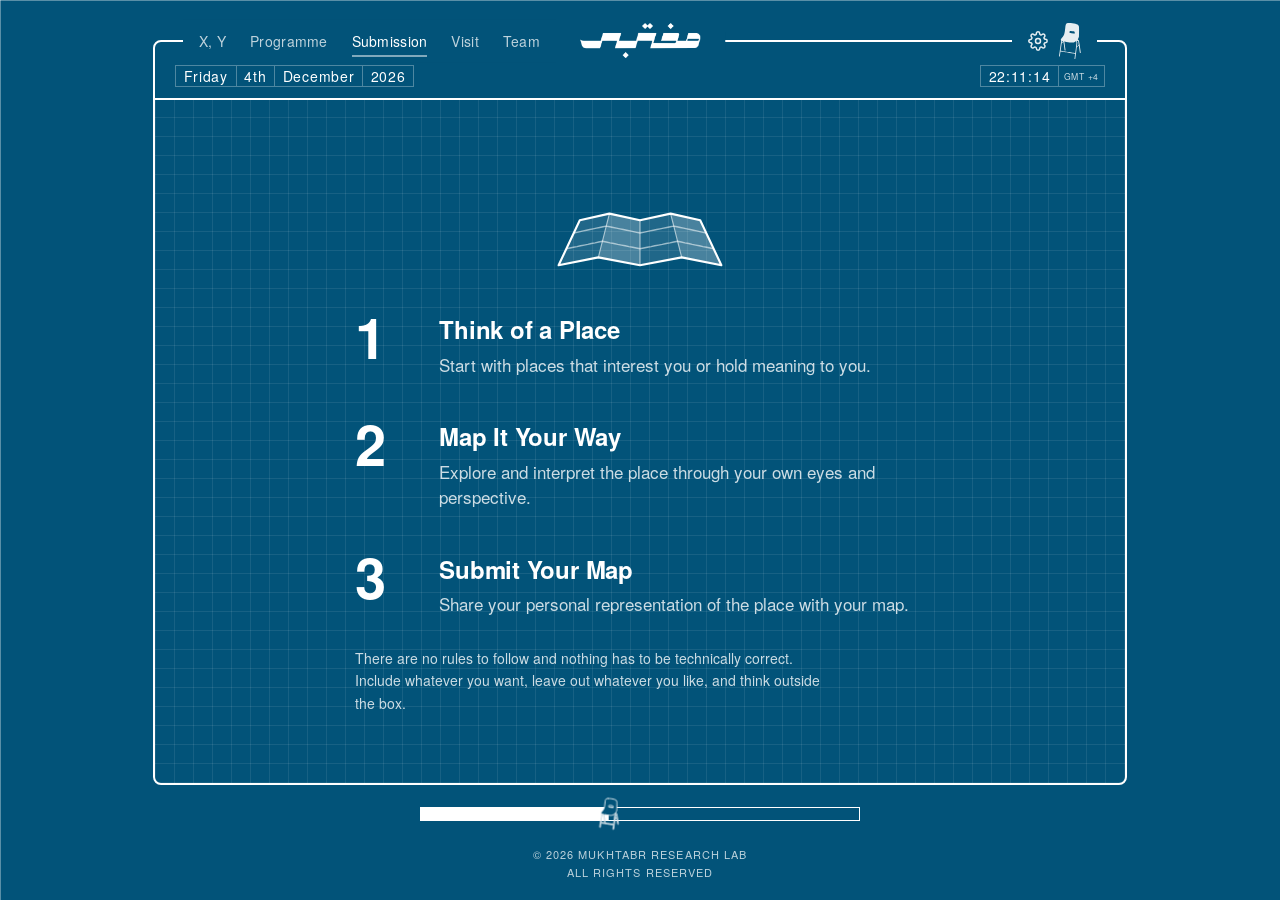
<file: submission/index.html>
<!doctype html>
<html lang="en" dir="ltr" data-theme="blue" data-nav="left">
<head>
<meta charset="utf-8">
<meta name="viewport" content="width=device-width,initial-scale=1,viewport-fit=cover">
<title>Submission — X, Y Cartograph</title>
<meta name="description" content="How to take part, downloadable sheets, and a place to send us your map, photo, recording or letter.">
<link rel="canonical" href="https://mukhtabr.com/submission/">
<meta property="og:type" content="website">
<meta property="og:title" content="Submission — X, Y Cartograph">
<meta property="og:description" content="How to take part, downloadable sheets, and a place to send us your map, photo, recording or letter.">
<meta property="og:url" content="https://mukhtabr.com/submission/">
<script>try{var d=document.documentElement,t=localStorage.getItem('mk-theme');if(t)d.dataset.theme=t;var l=localStorage.getItem('mk-lang');if(l){var r=['ar','ur','fa'].indexOf(l)>=0;d.lang=l;d.dir=r?'rtl':'ltr';d.dataset.script=r?'ar':(l==='hi'?'hi':'lat');}var z=localStorage.getItem('mk-size');if(z)d.style.setProperty('--ts',z);if(localStorage.getItem('mk-cur')==='off')d.dataset.cursor='off'}catch(e){}</script>
<link rel="stylesheet" href="../site.css?v=1794642398">
<link rel="icon" href="../favicon.ico" sizes="48x48">
<link rel="icon" type="image/png" sizes="32x32" href="../icon-32.png">
<link rel="icon" type="image/png" sizes="192x192" href="../icon-192.png">
<link rel="apple-touch-icon" href="../apple-touch-icon.png">
</head>
<body>
<div id="frame"></div>
<div id="outer" aria-hidden="true"></div>
<div id="hdr">
  <div id="cut" aria-hidden="true"></div>
  <nav id="nav" aria-label="Main"><a href="../" data-en="X, Y" data-ar="X, Y">X, Y</a><a href="../programme/" data-en="Programme" data-ar="البرنامج">Programme</a><a href="../submission/" data-en="Submission" data-ar="المشاركة" aria-current="page">Submission</a><a href="../visit/" data-en="Visit" data-ar="الموقع">Visit</a><a href="../team/" data-en="Team" data-ar="مختبر">Team</a></nav>
  <a id="brand" href="../" aria-label="Mukhtabr — home"></a>
  <div id="tools">
    
    <button id="sbtn" type="button" aria-haspopup="true" aria-expanded="false" aria-controls="menu" aria-label="Settings" title="Settings"><svg class="cogi" viewBox="0 0 24 24" aria-hidden="true" focusable="false"><circle cx="12" cy="12" r="3"/><path d="M19.4 15a1.65 1.65 0 0 0 .33 1.82l.06.06a2 2 0 0 1 0 2.83 2 2 0 0 1-2.83 0l-.06-.06a1.65 1.65 0 0 0-1.82-.33 1.65 1.65 0 0 0-1 1.51V21a2 2 0 0 1-2 2 2 2 0 0 1-2-2v-.09A1.65 1.65 0 0 0 9 19.4a1.65 1.65 0 0 0-1.82.33l-.06.06a2 2 0 0 1-2.83 0 2 2 0 0 1 0-2.83l.06-.06a1.65 1.65 0 0 0 .33-1.82 1.65 1.65 0 0 0-1.51-1H3a2 2 0 0 1-2-2 2 2 0 0 1 2-2h.09A1.65 1.65 0 0 0 4.6 9a1.65 1.65 0 0 0-.33-1.82l-.06-.06a2 2 0 0 1 0-2.83 2 2 0 0 1 2.83 0l.06.06a1.65 1.65 0 0 0 1.82.33H9a1.65 1.65 0 0 0 1-1.51V3a2 2 0 0 1 2-2 2 2 0 0 1 2 2v.09a1.65 1.65 0 0 0 1 1.51 1.65 1.65 0 0 0 1.82-.33l.06-.06a2 2 0 0 1 2.83 0 2 2 0 0 1 0 2.83l-.06.06a1.65 1.65 0 0 0-.33 1.82V9a1.65 1.65 0 0 0 1.51 1H21a2 2 0 0 1 2 2 2 2 0 0 1-2 2h-.09a1.65 1.65 0 0 0-1.51 1z"/></svg><svg viewBox="0 0 604.9 1000" aria-hidden="true" focusable="false"><path d="M440.7 999.4C432.7 998.5 430.2 996.9 430.2 992.5C430.2 988.9 441.8 897.7 447.2 858.6C447.4 856.7 447.3 855.9 446.7 855.4C445.6 854.5 365.4 841.4 292.2 830.3C262 825.6 218.6 818.9 195.6 815.2C134.9 805.5 46.8 791.9 44.7 791.9C43.3 791.9 42.8 792.1 42.6 793.1C41.6 797.2 34 847.8 30.6 872.3C26.2 904.7 23.1 925.2 22.3 928.3C21 932.7 17.2 933.5 8.1 931.2C0.9 929.5 -0.4 927.8 0.3 921.1C1 913.3 14.4 818.9 42.6 622.7L61.3 492.8L59.9 491.7C53.8 486.5 49.5 474.8 50.3 465.4C51.7 450.3 56.5 442.2 82.3 411.5C124 362.1 132.6 348.5 144.2 313.9C155.9 279.2 162.7 237.3 174.2 129.5C180 75 182.4 60.4 188.3 45C198.1 19.3 214.9 6 242.3 2C269.1 -1.8 326.3 0.2 372.6 6.7C437.3 15.7 484.8 28.4 514.9 44.5C538.6 57.3 552.1 77.7 555.9 106.4C558.5 126 557.7 304.8 554.8 367.3C553.7 390.4 551 399.5 542.2 409.2C536.7 415.3 535.4 419 534.5 430.7C533.8 439.6 531.7 443.8 524.6 451.1L520.8 455L525.4 458C536.4 464.9 547.2 477.2 552.3 488.3C556.3 497 558.2 505.8 562 533.2C564.8 552.7 569.9 579.5 571.8 584.6C573.1 587.9 573.2 588.8 572.8 591C572.3 593.5 582.3 664.5 600.1 784.9C605.1 818.7 605.3 821.2 604.1 825.4C601 836.3 584.7 835.2 580.4 823.8C578.9 819.6 577.4 810.4 569.8 756.8C560.1 688.1 550.6 623.3 550.2 622.9C550.1 622.9 542.9 631.5 534.1 642.1C511.5 669.5 511.5 669.5 500.2 672.8C498 673.5 495.8 674.3 495.4 674.7C494.7 675.4 491.9 694.5 490.2 710.1C488 732.1 480.6 789.8 475.8 823.9C470.4 861.6 463.5 913.5 457.7 959.4C455.7 975.2 453.7 989.9 453.2 992.2C451.5 1000.1 450.8 1000.5 440.7 999.4ZM450.6 831.7C451.4 830.1 456.2 798.2 460.2 768.8C464.3 738.9 468.5 702.6 473.8 651.1C476.4 626.1 480 595.5 481.7 582.9C486 551.3 486 544.7 481.5 531.4C478.4 522.2 471.4 512.4 464.2 507.4L461.9 505.8L452.7 513.9C428.5 535.1 416 541.3 390.7 544.4C386.6 544.8 377.7 545 362.3 545C317.2 544.7 281 540.3 205.1 525.6C157.8 516.5 148 514.8 148 515.5C148 515.6 149.3 523.3 150.8 532.6C155.6 562.3 160.5 599.5 165.3 643.9C165.9 649.8 168.1 664.1 170 675.6C172 687 174.4 702.8 175.3 710.6C176.2 718.4 177.6 727.9 178.3 731.8C181 745.5 181.3 755 179.3 760.2C177.2 765.5 166.5 767.3 160.6 763.4C156.3 760.6 154.3 751.8 150.2 718.1C144.9 673.7 140.5 642.8 131.9 586.8C129.5 571.2 126.6 551 125.4 541.9C123.8 529.2 123.1 525.3 122.6 525.3C121.7 525.3 110.1 536.3 88.1 558L74 571.8L60.4 669.4C52.9 723.2 46.6 767.5 46.5 768.1C46.4 768.6 46.6 769.4 46.9 769.9C47.6 770.8 440.9 832.9 446.9 833C449.7 833 450.1 832.9 450.6 831.7ZM501.5 656.6C504.2 655.9 503.1 657.1 521.4 634.7C540.3 611.4 547.6 601.8 547.6 600.1C547.6 598.3 544.2 576.9 537.6 537.9C533 510.1 532 505 531 504C530 503.1 528.7 502.8 523.5 502.4C520.1 502.1 515.1 501.4 512.5 500.8C506.9 499.5 487.3 496.3 487 496.7C486.9 496.8 488 498.2 489.4 499.8C495 506.1 500.7 515.6 504.1 524.8C510.2 541 510.2 552.3 504.2 593.8C502.1 608.4 498 643 497.2 652.6C496.8 657.8 496.9 657.9 501.5 656.6ZM82.2 541.7C86.6 538 105.3 520.8 107.6 518.2C109.5 516.1 115.6 511.7 118.1 510.6L119.8 509.9L118.2 509.5C116.4 509.1 88.1 504.2 85.4 503.8L83.6 503.5L83 508.7C81.7 518.1 78.5 541.1 78.1 543C77.7 545.3 77.7 545.3 82.2 541.7ZM516.4 480.6C516.4 479.7 502 470.8 500.7 470.8C499.7 470.8 493.3 476.7 493.7 477.2C494.4 477.9 516.4 481.2 516.4 480.6ZM438 293.8C439.4 293.1 440.7 290.4 440.7 288.4C440.7 284.8 435.6 255.6 434.3 251.7C429.7 237.8 424.9 235.6 386.5 229.3C332.2 220.4 313.7 218.3 306.4 220.4C301.3 221.8 297.1 228 292.7 240.7C286.4 259 286.8 267.1 294.4 271C299.7 273.7 314.2 276.2 403.5 289.9C434.6 294.7 436 294.9 438 293.8ZM279.8 0.7C276.5 0.6 271.1 0.6 267.8 0.7C264.5 0.8 267.2 0.9 273.8 0.9C280.4 0.9 283.1 0.8 279.8 0.7Z" fill-rule="evenodd"/></svg></button>
  </div>
  <div id="menu" role="dialog" aria-label="Settings" hidden>
    <div class="mh"><b data-en="Settings" data-ar="الإعدادات">Settings</b><button id="mx" type="button" aria-label="Close">×</button></div>
    <div class="msec"><div class="ml" data-en="Language" data-ar="اللغة">Language</div><div id="llist"></div></div>
    <div class="msec"><div class="ml" data-en="Theme" data-ar="المظهر">Theme</div><div id="tsq"><button type="button" data-t="white"><i></i><span data-en="Light" data-ar="فاتح">Light</span></button><button type="button" data-t="blue"><i></i><span data-en="Standard" data-ar="قياسي">Standard</span></button><button type="button" data-t="black"><i></i><span data-en="Dark" data-ar="داكن">Dark</span></button></div></div>
    <div class="msec"><div class="ml" data-en="Text size" data-ar="حجم الخط">Text size</div><div id="ts"><button type="button" data-s="0.9" style="font-size:12px">A</button><button type="button" data-s="1" style="font-size:16px">A</button><button type="button" data-s="1.2" style="font-size:21px">A</button></div></div>
    <div class="msec"><div class="ml" data-en="Pointer effects" data-ar="تأثيرات المؤشر">Pointer effects</div><div class="sw" id="cur"><button type="button" data-c="on" data-en="On" data-ar="تشغيل">On</button><button type="button" data-c="off" data-en="Off" data-ar="إيقاف">Off</button></div><div class="mn" data-en="Chair pointer and coordinates" data-ar="مؤشر الكرسي والإحداثيات">Chair pointer and coordinates</div></div>
    <button class="sq" id="mreset" type="button" data-en="Reset to defaults" data-ar="إعادة الضبط">Reset to defaults</button>
  </div>
  <div class="win" id="date" aria-label="Date"></div>
  <div class="win" id="clock" aria-label="Time"><span class="cell" id="hms">00:00:00</span><small class="cell" data-nobi data-en="GMT +4" data-ar="غرينتش +4">GMT +4</small></div>
</div>

<main id="stage" style="position:fixed;inset:0">
<section class="panel" id="p0" data-id="home" hidden>
    <div id="hero">
            <div id="wm" class="l" data-k="0.5"><div id="xy"><span>X</span><span class="c">,</span><span>Y</span></div><span id="cg" data-nobi data-en="CARTOGRAPH" data-ar="كارتوجراف">CARTOGRAPH</span><span id="cg3" data-nobi data-en="A PARTICIPATORY MAPPING PROGRAMME" data-ar="برنامج تشاركي لرسم الخرائط">A PARTICIPATORY MAPPING PROGRAMME</span></div>
    </div>
  </section>
<section class="panel" id="p7" data-id="programme" hidden><div class="col wide brief pagetext"><div class="l" data-k="0.6"><h3 data-en="X, Y Cartograph" data-ar="كارتوجراف X, Y"></h3><p data-en="(X, Y) axes on a graph always define absolute values. What happens when we try to plot an unrestricted map that lives beyond numbered coordinates? Can we perceive, experience, and recall places without physical borders? Moving beyond conventional mapping techniques, this programme invites participants to reconsider places not as geographical borders, but as personal and collective records of memory, emotion, movement, stories, and relationships with space. People instinctively identify spaces relative to their individual perspectives. It is not always an objective calculation of physical position. There is no right or wrong way to map your home, neighbourhood, town, city or country." data-ar="المحوران (X, Y) في الرسم البياني يحدّدان دائمًا قيمًا مطلقة. فماذا يحدث حين نحاول رسم خريطة بلا قيود تعيش خارج الإحداثيات المرقّمة؟ هل نستطيع أن ندرك الأماكن ونعيشها ونتذكّرها دون حدود مادية؟ بتجاوز تقنيات الرسم الخرائطي التقليدية، يدعو هذا البرنامج المشاركين إلى إعادة النظر في الأماكن لا بوصفها حدودًا جغرافية، بل بوصفها سجلّات شخصية وجماعية للذاكرة والعاطفة والحركة والحكايات والعلاقات مع المكان. يحدّد الناس الأماكن بالفطرة نسبةً إلى منظورهم الفردي، وهذا ليس دائمًا حسابًا موضوعيًا للموقع المادي. لا توجد طريقة صحيحة أو خاطئة لرسم خريطة بيتك أو حيّك أو بلدتك أو مدينتك أو بلدك."></p><p data-en="This programme invites you to join a public mapping process. Share your perspective through a map of your own, shaped by how you understand, perceive and experience a place, and free from the standards and conventions of traditional maps." data-ar="يدعوك هذا البرنامج إلى المشاركة في عملية رسم خرائط عامة. شارك منظورك من خلال خريطة خاصة بك، تتشكّل من طريقة فهمك للمكان وإدراكك له وتجربتك فيه، وتتحرر من معايير الخرائط التقليدية وأعرافها."></p></div></div></section>
<section class="panel" id="p2" data-id="how"><div class="col">
    <div class="mapico l" data-k="0.4" aria-hidden="true"><svg viewBox="-65 -53 130 77" aria-hidden="true" focusable="false"><path class="mp-a" d="M-43.5 -13.8 L-22.1 -18.6 L-30.1 13.0 L-58.8 18.7Z"/><path class="mp-b" d="M-22.1 -18.6 L0.0 -13.8 L0.0 18.7 L-30.1 13.0Z"/><path class="mp-a" d="M0.0 -13.8 L22.1 -18.6 L30.1 13.0 L0.0 18.7Z"/><path class="mp-b" d="M22.1 -18.6 L43.5 -13.8 L58.8 18.7 L30.1 13.0Z"/><path class="mp-r" d="M-47.9 -4.6 L-45.5 -5.1 L-43.2 -5.6 L-40.9 -6.1 L-38.6 -6.6 L-36.2 -7.1 L-33.9 -7.6 L-31.5 -8.1 L-29.1 -8.6 L-26.7 -9.1 L-24.4 -9.6 L-21.9 -9.1 L-19.4 -8.6 L-17.0 -8.1 L-14.5 -7.6 L-12.1 -7.1 L-9.6 -6.6 L-7.2 -6.1 L-4.8 -5.6 L-2.4 -5.1 L0.0 -4.6 L2.4 -5.1 L4.8 -5.6 L7.2 -6.1 L9.6 -6.6 L12.1 -7.1 L14.5 -7.6 L17.0 -8.1 L19.4 -8.6 L21.9 -9.1 L24.4 -9.6 L26.7 -9.1 L29.1 -8.6 L31.5 -8.1 L33.9 -7.6 L36.2 -7.1 L38.6 -6.6 L40.9 -6.1 L43.2 -5.6 L45.5 -5.1 L47.9 -4.6"/><path class="mp-r" d="M-53.2 6.8 L-50.6 6.2 L-48.1 5.7 L-45.5 5.2 L-42.9 4.6 L-40.3 4.1 L-37.7 3.6 L-35.1 3.0 L-32.4 2.5 L-29.8 1.9 L-27.1 1.4 L-24.4 1.9 L-21.6 2.5 L-18.9 3.0 L-16.1 3.6 L-13.4 4.1 L-10.7 4.6 L-8.0 5.2 L-5.3 5.7 L-2.7 6.2 L0.0 6.8 L2.7 6.2 L5.3 5.7 L8.0 5.2 L10.7 4.6 L13.4 4.1 L16.1 3.6 L18.9 3.0 L21.6 2.5 L24.4 1.9 L27.1 1.4 L29.8 1.9 L32.4 2.5 L35.1 3.0 L37.7 3.6 L40.3 4.1 L42.9 4.6 L45.5 5.2 L48.1 5.7 L50.6 6.2 L53.2 6.8"/><path class="mp-f" d="M-22.1 -18.6 L-30.1 13.0"/><path class="mp-f" d="M0.0 -13.8 L0.0 18.7"/><path class="mp-f" d="M22.1 -18.6 L30.1 13.0"/><path class="mp-o" d="M-43.5 -13.8 L-22.1 -18.6 L0.0 -13.8 L22.1 -18.6 L43.5 -13.8 L58.8 18.7 L30.1 13.0 L0.0 18.7 L-30.1 13.0 L-58.8 18.7Z"/><g class="pin"><ellipse class="psh" cx="0" cy="0" rx="4.4" ry="1.5"/><g class="pst"><line x1="0" y1="0" x2="0" y2="-24"/><circle cx="0" cy="-26.5" r="4.6"/></g></g><g class="pin"><ellipse class="psh" cx="0" cy="0" rx="4.4" ry="1.5"/><g class="pst"><line x1="0" y1="0" x2="0" y2="-24"/><circle cx="0" cy="-26.5" r="4.6"/></g></g></svg></div>
    <ol class="steps l" data-k="0.45">
      <li class="step"><span class="num lat">1</span><div class="b"><h3 data-en="Think of a Place" data-ar="فكّر في مكان">Think of a Place</h3><p data-en="Start with places that interest you or hold meaning to you." data-ar="ابدأ بأماكن تثير اهتمامك أو لها معنى عندك.">Start with places that interest you or hold meaning to you.</p></div></li>
      <li class="step"><span class="num lat">2</span><div class="b"><h3 data-en="Map It Your Way" data-ar="ارسم خريطتك بطريقتك">Map It Your Way</h3><p data-en="Explore and interpret the place through your own eyes and perspective." data-ar="استكشف المكان وفسّره بعينيك ومن منظورك الخاص.">Explore and interpret the place through your own eyes and perspective.</p></div></li>
      <li class="step"><span class="num lat">3</span><div class="b"><h3 data-en="Submit Your Map" data-ar="أرسل خريطتك">Submit Your Map</h3><p data-en="Share your personal representation of the place with your map." data-ar="شارك تمثيلك الشخصي للمكان من خلال خريطتك.">Share your personal representation of the place with your map.</p></div></li>
    </ol>
    <p class="hint l" data-k="0.9" data-en="There are no rules to follow and nothing has to be technically correct. Include whatever you want, leave out whatever you like, and think outside the box." data-ar="لا توجد قواعد يجب اتباعها، ولا يلزم أن يكون أي شيء صحيحًا من الناحية التقنية. أضف ما تشاء واحذف ما تشاء، وفكّر خارج الصندوق.">There are no rules to follow and nothing has to be technically correct. Include whatever you want, leave out whatever you like, and think outside the box.</p>
  </div></section>
<section class="panel" id="p3" data-id="print" hidden><div class="col wide" id="fmt">
    <div id="fmtmain">
      <div class="big l" data-k="0.35" data-en="Choose your Format" data-ar="اختر صيغتك">Choose your Format</div>
      <ul class="lay l" data-k="0.7">
        <li><div><b data-en="Grids" data-ar="شبكات">Grids</b><span class="s" data-en="1–5 · 1/2 in, 1/4 in, 2 mm, 5 mm, 10 mm" data-ar="1–5 · نصف بوصة، ربع بوصة، 2 مم، 5 مم، 10 مم">1–5 · 1/2 in, 1/4 in, 2 mm, 5 mm, 10 mm</span></div><div class="acts"><button class="sq" type="button" data-open="grids" data-en="Select grid" data-ar="اختر شبكة">Select grid</button></div></li>
        <li><div><b data-en="Maps" data-ar="خرائط">Maps</b><span class="s" data-en="6–22 · Oman, governorates and Muscat wilayats" data-ar="6–22 · عُمان والمحافظات وولايات مسقط">6–22 · Oman, governorates and Muscat wilayats</span></div><div class="acts"><button class="sq" type="button" data-open="maps" data-en="Select map" data-ar="اختر خريطة">Select map</button></div></li>
        <li><div><b data-en="General Submissions" data-ar="مشاركات عامة">General Submissions</b><span class="s" data-en="23 · Blank page" data-ar="23 · صفحة فارغة">23 · Blank page</span></div><div class="acts"><a class="sq" data-f="gen23" href="#" download data-en="Download" data-ar="تنزيل">Download</a></div></li>
      </ul>
      <div class="noterow l" data-k="0.9">
        <p class="txt" data-en="All forms of submission are welcome, including photographs, audio recordings, drawings, sketches, and other creative interpretations." data-ar="نرحّب بجميع أشكال المشاركة، بما في ذلك الصور الفوتوغرافية والتسجيلات الصوتية والرسومات والمخططات التمهيدية وغيرها من التفسيرات الإبداعية.">All forms of submission are welcome, including photographs, audio recordings, drawings, sketches, and other creative interpretations.</p>
        <button type="button" class="hintbtn" id="hintbtn" aria-haspopup="dialog" aria-expanded="false" aria-controls="hintbox" title="Need ideas?"><span class="orb"><svg class="globe" viewBox="-50 -50 100 100" aria-hidden="true" focusable="false"><circle class="gl-o" r="48"/><path class="gl-g" d="M11.5,-46.5L5.5,-47L0,-45.5M2,-48L0,-45.5M-6,-47.5L-3,-47.5L0,-45.5M-17.5,-44.5L-9,-46.5L0,-45.5M-43.5,-20L-36.5,-31L-26,-39L-13.5,-44.5L0,-45.5M-29,38L-35.5,32L-40.5,24L-43.5,15L-44.5,5.5L-43.5,-3.5L-41,-12.5L-37,-20.5L-31.5,-28.5L-24.5,-35L-17,-40L-8.5,-43.5L0,-45.5M-11.5,46.5L-18.5,42.5L-24.5,35L-28.5,24.5L-29.5,11.5L-27.5,-6.5L-21,-24L-16.5,-31.5L-11.5,-37.5L-6,-42.5L0,-45.5M-2,48L-4,45.5L-5.5,38.5L-6.5,28L-6.5,14.5L-6,-4L-4.5,-22L-2.5,-36.5L0,-45.5M6,47.5L11,44.5L14.5,37.5L17,27L18,14L16.5,-5L12.5,-22.5L7,-37L0,-45.5M17.5,44.5L26,39.5L32.5,31.5L36.5,21L38,9L37,0L35,-9L31.5,-18L26.5,-26L21,-33L14.5,-38.5L7.5,-43L0,-45.5M43.5,20L46.5,11L47.5,2L46.5,-7L44,-15.5L39.5,-23.5L33.5,-31L26.5,-37L18,-41.5L9.5,-44.5L0,-45.5M29,-38L22.5,-42L15.5,-44.5L8,-46L0,-45.5M-20,43.5L-20,43.5L-19,44L-18.5,44.5L-18,44.5L-17,44.5L-16.5,45L-15.5,45L-15,45.5L-14,45.5L-13,46L-12,46L-11.5,46L-10.5,46L-9.5,46.5L-8.5,46.5L-7.5,46.5L-6.5,46.5L-5.5,47L-4.5,47L-3.5,47L-2.5,47L-1.5,47L0,47L1,47L2,47L3,47L4,47L5,47L6,46.5L7,46.5L8,46.5L9,46.5L10,46.5L11,46L12,46L12.5,46L13.5,45.5L14.5,45.5L15.5,45.5L16,45L17,45L17.5,44.5L18.5,44.5L19,44L19.5,44L20,43.5M-41,25L-40.5,25.5L-40,26L-40,26.5L-39,27L-38.5,27.5L-38,28L-37,28.5L-36,29L-35.5,29.5L-34.5,30L-33,30.5L-32,31L-31,31.5L-29.5,32L-28.5,32L-27,32.5L-25.5,33L-24,33.5L-22.5,33.5L-21,34L-19.5,34L-18,34.5L-16,34.5L-14.5,35L-13,35L-11,35L-9.5,35.5L-7.5,35.5L-6,35.5L-4,35.5L-2,35.5L-0.5,35.5L1.5,35.5L3.5,35.5L5,35.5L7,35.5L8.5,35.5L10.5,35.5L12,35L14,35L15.5,34.5L17,34.5L19,34.5L20.5,34L22,33.5L23.5,33.5L25,33L26.5,32.5L28,32.5L29,32L30.5,31.5L31.5,31L33,30.5L34,30.5L35,30L36,29.5L36.5,29L37.5,28.5L38.5,28L39,27.5L39.5,27L40,26.5L40.5,25.5L41,25M-48,0L-48,0.5L-48,1L-47.5,2L-47.5,2.5L-47,3L-46.5,3.5L-46,4.5L-45,5L-44.5,5.5L-43.5,6L-43,6.5L-42,7.5L-40.5,8L-39.5,8.5L-38.5,9L-37,9.5L-35.5,10L-34,10.5L-32.5,11L-31,11.5L-29.5,11.5L-28,12L-26,12.5L-24.5,13L-22.5,13L-20.5,13.5L-19,13.5L-17,14L-15,14L-13,14.5L-11,14.5L-8.5,14.5L-6.5,14.5L-4.5,15L-2.5,15L-0.5,15L1.5,15L4,15L6,14.5L8,14.5L10,14.5L12,14.5L14,14L16,14L18,14L20,13.5L22,13L23.5,13L25.5,12.5L27,12L29,12L30.5,11.5L32,11L33.5,10.5L35,10L36.5,9.5L38,9L39,8.5L40.5,8L41.5,7.5L42.5,7L43.5,6.5L44,6L45,5L45.5,4.5L46.5,4L47,3.5L47,2.5L47.5,2L48,1.5L48,1L48,0L48,0M-41,-25L-41,-25L-41,-24.5L-41.5,-24L-41.5,-23.5L-41.5,-23L-41.5,-22.5L-41.5,-22L-41.5,-21.5L-41,-20.5L-40.5,-20L-40,-19.5L-40,-19L-39,-18.5L-38.5,-18L-38,-17.5L-37,-17L-36,-16.5L-35.5,-16L-34.5,-15.5L-33,-15L-32,-14.5L-31,-14L-29.5,-14L-28.5,-13.5L-27,-13L-25.5,-12.5L-24,-12.5L-22.5,-12L-21,-12L-19.5,-11.5L-18,-11L-16,-11L-14.5,-11L-13,-10.5L-11,-10.5L-9.5,-10.5L-7.5,-10L-6,-10L-4,-10L-2,-10L-0.5,-10L1.5,-10L3.5,-10L5,-10L7,-10L8.5,-10.5L10.5,-10.5L12,-10.5L14,-10.5L15.5,-11L17,-11L19,-11.5L20.5,-11.5L22,-12L23.5,-12L25,-12.5L26.5,-13L28,-13.5L29,-13.5L30.5,-14L31.5,-14.5L33,-15L34,-15.5L35,-16L36,-16.5L36.5,-17L37.5,-17.5L38.5,-18L39,-18.5L39.5,-19L40,-19.5L40.5,-20L41,-20.5L41,-21L41.5,-21.5L41.5,-22L41.5,-22.5L41.5,-23.5L41.5,-24L41.5,-24.5L41,-25L41,-25M-20,-43.5L-20,-43.5L-20.5,-43.5L-21,-43L-21.5,-42.5L-22,-42.5L-22.5,-42L-23,-42L-23,-41.5L-23.5,-41L-23.5,-41L-24,-40.5L-24,-40L-24,-40L-24,-39.5L-24,-39.5L-24,-39L-24,-38.5L-23.5,-38.5L-23.5,-38L-23,-37.5L-23,-37.5L-22.5,-37L-22.5,-37L-22,-36.5L-21.5,-36L-21,-36L-20.5,-35.5L-20,-35.5L-19,-35L-18.5,-35L-18,-34.5L-17,-34.5L-16.5,-34L-15.5,-34L-15,-33.5L-14,-33.5L-13,-33.5L-12,-33L-11.5,-33L-10.5,-33L-9.5,-32.5L-8.5,-32.5L-7.5,-32.5L-6.5,-32.5L-5.5,-32.5L-4.5,-32L-3.5,-32L-2.5,-32L-1.5,-32L0,-32L1,-32L2,-32L3,-32L4,-32L5,-32.5L6,-32.5L7,-32.5L8,-32.5L9,-32.5L10,-33L11,-33L12,-33L12.5,-33L13.5,-33.5L14.5,-33.5L15.5,-34L16,-34L17,-34L17.5,-34.5L18.5,-34.5L19,-35L19.5,-35L20,-35.5L20.5,-36L21,-36L21.5,-36.5L22,-36.5L22.5,-37L23,-37L23,-37.5L23.5,-38L23.5,-38L24,-38.5L24,-39L24,-39L24,-39.5L24,-40L24,-40L24,-40.5L23.5,-41L23.5,-41L23,-41.5L23,-41.5L22.5,-42L22.5,-42.5L22,-42.5L21.5,-43L21,-43L20.5,-43.5L20,-43.5"/><path class="gl-l" d="M-7,47.5L-7,47.5L-5.5,47.5L-4.5,48L-4,48L-2.5,48L-1.5,48L-1.5,48L0,48L0.5,48L2.5,48L4,47.5L5,47.5L6,47.5L6.5,47.5L7.5,47.5L8,47.5L9.5,47L9,47L9,47L7,47.5L5.5,47.5L4,48L2,48L0.5,48L-1,48L-3,48L-4.5,48L-6,47.5ZM16.5,43L16,43L16.5,42.5L17,42.5ZM9.5,25L10,26L7,32.5L5.5,33L4.5,32.5L4,31L5,29.5L5,27.5L5,27L6.5,26.5L8,25.5L9,24ZM38.5,28.5L38.5,28.5L39.5,27L40.5,25.5L41,24.5L42.5,22.5L43.5,20L45,17L45,16.5L45,16.5L44.5,18L44,19.5L43,21L42.5,22.5L41.5,24L41,25.5L40,27L39,28ZM47,8.5L47,9L47,9L47.5,8.5L47.5,7.5L47.5,7.5L47.5,7.5ZM47,9L47,9L46.5,10ZM47.5,7.5L47.5,8L47,9ZM45,10.5L45.5,9.5L46,9.5L46,10L46.5,10L46,10.5L45,11L44,11L44.5,10ZM48,-0.5L48,0.5L47.5,2L47.5,3L48,1.5L47.5,3L47.5,4L47.5,5.5L47.5,5.5L47.5,4.5L47.5,6.5L47,6.5L47.5,5L47.5,4.5L47.5,1.5L47.5,1L48,0.5ZM48,0.5L48,-0.5L48,-1.5L48,-1.5L48,-1.5ZM44,10L44,10.5L43,9.5L42,6L40.5,4L40,3.5L41,3.5L42.5,5L43,5L44,6L44,7.5L44.5,8ZM47,1L47.5,1.5L47,2L47,3.5L47,4L47,6L46.5,6.5L46.5,6.5L46,7L45.5,7L45.5,6L45.5,5L45.5,3.5L45.5,3L46,3L46,2L46.5,1.5L46.5,0L47,-2.5L47,-2L47,-2L47,0ZM47.5,-6.5L47.5,-4L47.5,-4L47.5,-5L47.5,-4L47.5,-5L47.5,-5.5L47.5,-7ZM32.5,6L32,6L31.5,4.5L31.5,3L33,4.5ZM47,-7L47,-6L47,-6.5L47,-7.5L47,-8ZM46.5,-8L47,-8L47,-6.5ZM47,-9L47,-7L47,-9ZM45,-13L45.5,-12L46,-11L46,-9.5L46.5,-10L46.5,-9L46.5,-9.5L46,-9L46,-10L45,-12.5ZM43.5,-10.5L43,-10L42.5,-11L43,-11.5ZM44,-16L44,-15.5L43.5,-16.5L43,-18L43.5,-18ZM39.5,-27L40,-26L39.5,-26.5ZM-2.5,-14.5L-3.5,-13.5L-4,-14ZM-9.5,-15L-8,-14.5L-9,-14.5ZM-14.5,-17.5L-15,-16.5L-16.5,-17.5L-16,-17.5ZM-17.5,-20.5L-17.5,-18.5L-18.5,-19L-18,-20ZM37.5,-30L38.5,-29L39,-28L39.5,-27L39,-27.5L40,-26L40,-26L41,-24.5L40,-25.5L39,-27.5L38.5,-28L37.5,-29.5L38,-29.5L37,-30.5L35.5,-32.5L35,-32.5L36,-31.5ZM33,-34.5L32.5,-35L33.5,-34.5L33.5,-34L34.5,-33.5L34.5,-33.5L35,-33L35,-32.5L34,-33.5L34,-34L32.5,-35ZM-30.5,-36L-31,-35.5L-31.5,-35L-32.5,-34L-33,-33.5L-33,-33.5L-32,-34L-32,-35L-30,-36.5ZM29,-38L30,-37L30,-37L31,-36.5L31.5,-36L32.5,-35.5L30.5,-36.5L29.5,-37.5L28,-38.5L27.5,-39ZM-20.5,-29.5L-21.5,-29.5L-22,-29.5L-21.5,-30.5L-21,-31L-19.5,-31.5L-19,-31ZM-16.5,-33L-17.5,-32.5L-16.5,-32.5L-17.5,-31.5L-17.5,-31.5L-17.5,-30.5L-17.5,-29.5L-17,-29L-18.5,-28L-21.5,-28L-20,-28.5L-20.5,-29.5L-19.5,-29.5L-19.5,-30L-19,-30L-18.5,-31L-19,-31.5L-18.5,-32.5L-17,-33.5ZM-16.5,-45L-18.5,-44L-19,-44L-18,-44.5L-18,-44.5L-17.5,-44.5L-16.5,-45ZM-15,-38L-16,-37.5L-16.5,-37.5L-18,-37L-18.5,-38L-18,-38L-18,-38.5L-17.5,-38.5L-17.5,-38.5L-16.5,-39L-17,-38.5L-16,-38.5L-16,-38.5ZM7,-19L7.5,-18.5L7,-17.5L7.5,-16.5L8.5,-16L10.5,-16L10,-17.5L9.5,-18.5L9.5,-19L10.5,-19L9.5,-20L8,-20.5L7.5,-21.5L8,-22.5L9,-22.5L8.5,-23.5L7.5,-23.5L5.5,-22.5L5,-21.5L6,-20.5ZM24.5,-41.5L24,-41.5L22.5,-42.5L22,-42.5L19.5,-44L19,-44L18,-44.5L20,-43.5L19.5,-44L20,-43.5L21.5,-42.5L22,-42.5L23,-42L22.5,-42.5L23,-42L23.5,-41.5L24,-41L27.5,-38.5L27.5,-38.5L28,-38.5L27.5,-39L28,-38.5L29.5,-37.5L31,-36L32.5,-35L34.5,-32.5L35,-32L35,-32L36,-30.5L36.5,-30L37,-29L38.5,-27.5L39.5,-26.5L39.5,-25.5L38,-27.5L37.5,-27.5L37,-28.5L36.5,-28.5L37,-27.5L36.5,-28.5L36,-28.5L37,-26.5L38,-26L37.5,-26.5L38,-26.5L38,-26L39,-24.5L39.5,-24L40.5,-22.5L41,-22L41.5,-21.5L43,-17L43.5,-15L43,-14L42.5,-12.5L42,-12.5L42,-11L42,-9.5L43,-8L43.5,-7.5L44,-6L44.5,-4.5L43.5,-1L43.5,-2L43,-2.5L42.5,-3.5L41.5,-3.5L41.5,-4L41.5,-1L42,1L43.5,2.5L43.5,4L44,5L43.5,5L43,4.5L42,1L41,0.5L41,-2L40,-5.5L39.5,-6L39,-4.5L38.5,-4.5L38,-6.5L36,-8.5L35.5,-9.5L35,-8.5L33.5,-7.5L33.5,-6.5L33,-5.5L32,-3L31,-2L31.5,0.5L31.5,2.5L30.5,5L29.5,4.5L28,1.5L27.5,0L27,-1L25.5,-5.5L24,-4.5L23,-5.5L23.5,-6L21.5,-6.5L20.5,-8L17.5,-7L14.5,-7L13.5,-8.5L12.5,-7.5L10,-8.5L8.5,-10.5L7,-10L8,-8.5L9,-7.5L9.5,-6.5L10,-7L10.5,-5.5L12,-5.5L13.5,-7.5L13.5,-6.5L14.5,-5.5L15.5,-5.5L16.5,-4.5L15.5,-1.5L13.5,0L11.5,1L11.5,1.5L9.5,2.5L8.5,3L4.5,4.5L3.5,1L2.5,-1.5L1,-3L1,-4L-2,-8.5L-2,-9.5L-3,-8L-4,-9L-3,-7L-2,-5L-2,-4.5L-1,-3.5L-0.5,-0.5L0.5,0L1,1.5L4.5,4.5L4,5L5,6L7,6L10.5,4.5L10.5,6L9.5,9L7,12.5L4.5,14.5L3,16L2,17L1,18.5L0.5,20L1,20L1,21.5L2,23L2,26L1,27.5L-0.5,28L-2.5,29.5L-2,31L-2.5,32.5L-4,33L-4,34.5L-5.5,36L-7,37L-8.5,37.5L-10.5,37.5L-12.5,37.5L-13.5,37L-14,36L-16.5,33L-18,30L-20,27L-20.5,26L-20,23.5L-19.5,22.5L-19.5,22L-20,20.5L-20,20L-21,17.5L-23.5,14L-22.5,10.5L-23.5,9L-25.5,9L-26.5,7.5L-28.5,7L-30.5,7.5L-32,7L-34,7L-35,6L-37,3L-37,2L-37.5,0L-38.5,-1L-38,-2.5L-38.5,-3.5L-37.5,-4.5L-36.5,-7.5L-36.5,-8.5L-35.5,-10.5L-35,-11L-34,-12L-32.5,-13L-32.5,-13L-30.5,-14L-30.5,-15L-29,-16.5L-28,-17L-27,-18L-25.5,-17L-23,-17.5L-20,-17.5L-19,-17L-18,-17.5L-18,-16.5L-18,-15L-18.5,-15L-18,-14L-15.5,-13L-15.5,-12L-13.5,-11L-12,-12.5L-6.5,-11L-5.5,-11.5L-3,-11L-2.5,-11L-1.5,-14L-1.5,-14.5L-2,-15.5L-3.5,-15L-5,-15.5L-5.5,-15L-7,-15.5L-7.5,-17L-7.5,-18L-7,-18.5L-6,-18.5L-5.5,-19L-4.5,-19L-3,-19.5L-2,-19.5L0,-18.5L2,-19L2,-20L-1,-22L0.5,-23.5L-1.5,-23L-1.5,-22.5L-1,-22L-2.5,-21.5L-3.5,-22L-2.5,-22.5L-4,-23L-5.5,-22L-6.5,-20L-6,-19L-7.5,-18.5L-7.5,-19L-9.5,-18.5L-9.5,-17.5L-9,-17L-10,-16.5L-10,-15.5L-11,-16L-11,-17L-11.5,-19L-11.5,-20L-13,-21.5L-13.5,-22.5L-14,-23.5L-14.5,-23L-15,-22L-13.5,-20L-12.5,-19L-13,-19L-13,-18.5L-14,-17L-14,-19L-15.5,-20L-16,-21.5L-16,-22L-16.5,-22.5L-18.5,-22L-19,-22.5L-20,-22.5L-20.5,-21.5L-22,-21L-23,-20L-23,-19.5L-25,-18L-26,-18.5L-26.5,-18L-27,-19L-28,-19.5L-27.5,-21L-26.5,-22L-26,-24L-25,-24L-22.5,-23L-21,-25L-21,-26L-21.5,-26.5L-21.5,-27L-20,-26.5L-19.5,-27L-18.5,-27.5L-18,-28L-16.5,-28L-16,-29L-14,-29.5L-13.5,-30.5L-13,-31.5L-12,-31.5L-12,-31L-13,-30L-13,-29L-12,-29.5L-11.5,-29L-9.5,-29.5L-9,-29L-8,-29.5L-7.5,-30.5L-7,-31L-6.5,-30.5L-6,-31.5L-6,-32L-5,-32L-4,-32L-3.5,-32L-4,-32.5L-6.5,-32.5L-6.5,-33L-6.5,-34L-5.5,-34.5L-4.5,-35.5L-5,-36L-5.5,-35.5L-6,-35L-7.5,-34L-8,-33.5L-8,-32.5L-9,-32L-10,-30L-10.5,-30.5L-11.5,-30L-11.5,-32L-11.5,-32.5L-12.5,-32L-13.5,-32.5L-12.5,-34.5L-9.5,-35.5L-7,-37L-5.5,-38L-4,-38L-3.5,-38.5L-2.5,-38.5L-2,-38L-2.5,-38L-2,-37.5L-1.5,-38L-1,-37.5L-0.5,-37.5L0.5,-36.5L1,-36L0,-35.5L-1.5,-36L-1,-35.5L-1,-35L-0.5,-34.5L-0.5,-35L0.5,-35L0.5,-35.5L1.5,-36L2,-35.5L2,-36L1.5,-37L2.5,-37L2.5,-36.5L3,-36L3,-36.5L4.5,-37.5L5,-37L6,-37.5L6,-37.5L6.5,-37.5L7,-37.5L6.5,-38L7,-38L9,-37.5L9,-38L8,-38.5L7.5,-39L7.5,-40L8,-40L8.5,-39.5L9,-39L9.5,-38.5L10.5,-38L10.5,-37L11,-37L11,-38L10.5,-38.5L9.5,-38.5L9.5,-39L9,-39.5L9,-40L9,-39.5L9.5,-40L10.5,-40L9,-40.5L10,-41L9.5,-41.5L9.5,-41.5L9.5,-42.5L10,-42.5L10,-43L9.5,-43L9.5,-43.5L10,-43L10.5,-43.5L10.5,-43.5L11.5,-43.5L12,-43L12.5,-42.5L13.5,-42.5L13,-43L13.5,-43L14,-43L14,-43.5L13.5,-43.5L13.5,-43.5L14,-43.5L15,-43.5L16,-43.5L15,-43.5L15,-43.5L15,-44L15,-44.5L14,-44.5L14,-44.5L13.5,-45L14.5,-45L13.5,-45.5L13.5,-45.5L14,-45.5L14,-45.5L13.5,-46L13,-46L13,-46L12.5,-46L12,-46.5L11,-46.5L10.5,-47L10.5,-47L10.5,-47L10.5,-47L10.5,-47L12,-46.5L13.5,-46L15,-45.5L17,-45L18.5,-44.5L20,-43.5L21.5,-43L23,-42L24.5,-41.5ZM-12.5,-46.5L-12.5,-46.5L-11.5,-46.5L-11.5,-46.5ZM-24.5,-41L-24.5,-41L-24,-41.5L-23,-42L-22,-42.5L-22,-42.5L-20,-43.5L-20.5,-43L-22,-42.5L-22,-42L-23.5,-41.5L-24.5,-41L-24,-41L-23,-41.5L-26,-39.5L-26,-39.5L-27,-38.5L-27.5,-38L-28.5,-37L-29.5,-36.5L-30,-36.5L-30.5,-36.5L-29.5,-37.5L-30,-37L-31,-36.5L-30.5,-37L-30.5,-37L-31,-36.5L-31,-36L-32.5,-35L-33,-34.5L-32.5,-35L-33,-34L-33.5,-34L-34,-34L-33,-34.5L-33,-34.5L-33,-35L-33,-35L-33,-35L-32,-36L-30.5,-37L-29,-38L-28,-39L-26.5,-40L-25,-41ZM-47.5,-5L-48,-4.5L-48,-3L-48,-0.5L-48,0.5L-48,1L-47.5,3L-47.5,4L-47.5,4L-47,5.5L-46,7.5L-46,8.5L-45.5,10L-45.5,11.5L-45.5,12.5L-45.5,14L-45,15.5L-44,18.5L-43.5,19.5L-43.5,20L-43.5,20L-43.5,20L-44.5,18.5L-45,17L-45.5,15.5L-46,13.5L-46.5,12L-47,10.5L-47,9L-47.5,7L-47.5,5.5L-48,4L-48,2L-48,0.5L-48,-1L-48,-3L-48,-4.5ZM-10,-47L-10,-47L-11,-46.5L-12,-46.5L-12.5,-46.5L-12,-46.5L-13,-46L-12.5,-46L-11.5,-46.5L-11,-46.5L-11,-46.5L-11.5,-46.5L-12.5,-46L-12.5,-46L-13,-46L-13,-46L-14,-46L-13.5,-46L-14,-45.5L-15,-45.5L-14.5,-45.5L-14,-45.5L-14.5,-45.5L-15,-45L-15.5,-45L-16.5,-45L-16.5,-45L-16,-45L-16.5,-45L-16.5,-45L-17,-45L-17,-45L-17,-45L-15.5,-45.5L-13.5,-46L-12,-46.5L-10.5,-47ZM-7,-47.5L-8,-47.5L-6.5,-47.5L-6.5,-47.5L-6.5,-47.5L-6,-47.5L-6,-47.5L-6,-47.5L-6.5,-47.5L-6.5,-47.5L-7.5,-47.5L-7.5,-47.5L-8.5,-47L-7.5,-47.5L-8.5,-47L-9.5,-47L-11,-46.5L-10.5,-47L-11,-46.5L-10,-47L-9.5,-47L-9.5,-47L-7.5,-47.5ZM-11.5,-46L-12,-46L-11.5,-46L-11.5,-46L-12.5,-45.5L-13,-45.5L-13,-45.5L-14,-45L-14,-45L-15,-44.5L-15.5,-44.5L-16.5,-44L-16.5,-44L-17.5,-43.5L-18.5,-43L-18.5,-43L-20,-42.5L-18.5,-43.5L-19,-43.5L-20,-42.5L-21.5,-42L-20.5,-43L-22,-42L-21.5,-42.5L-20,-43L-20,-43L-19,-43.5L-19,-44L-18,-44L-18.5,-44L-18,-44L-17.5,-44L-16.5,-44.5L-15.5,-45L-15.5,-45L-14.5,-45L-14.5,-45.5L-13,-46L-11.5,-46.5L-11,-46.5L-11,-46ZM-9,-47L-9.5,-47L-9.5,-47L-10.5,-46.5L-10.5,-46.5L-10.5,-46.5L-9,-47L-9.5,-47L-9,-47ZM-10.5,-46.5L-10.5,-46.5L-10,-46.5L-9.5,-46.5L-10.5,-46.5ZM-5,-47.5L-4,-48L-4,-48L-4,-48L-4.5,-47.5L-5.5,-47.5L-6,-47.5L-5.5,-47.5L-5.5,-47.5L-5.5,-47.5L-5,-47.5L-5,-47.5ZM11.5,-45.5L12,-45L12.5,-45L12,-44.5L11.5,-45L11,-45ZM-7.5,-47L-8,-47L-8.5,-47L-8,-47L-7.5,-47L-7,-47ZM-6.5,-47.5L-7,-47L-7,-47L-6.5,-47.5L-6.5,-47.5L-6,-47.5L-6,-47.5L-5,-47.5L-5,-47.5L-6.5,-47.5L-6,-47.5L-6,-47.5ZM5.5,-38.5L4.5,-38.5L3.5,-38.5L3.5,-39.5L4,-40L3.5,-40L4,-40.5L3.5,-40.5L4.5,-41L5.5,-41.5L5.5,-41.5L5,-40.5L4.5,-40L4.5,-39L4.5,-39ZM-8,-46.5L-8.5,-46.5L-9.5,-46.5L-10,-46.5L-10.5,-46L-11,-46L-11,-46L-10.5,-46.5L-9.5,-46.5L-8.5,-46.5L-8,-47ZM-4.5,-47.5L-4.5,-47.5L-4.5,-47.5L-4,-47.5L-4,-47.5ZM9,-43.5L9,-43L8,-43.5L8.5,-43.5ZM-3,-42.5L-2.5,-42L-3,-42L-4,-41.5L-4.5,-41.5L-4,-41.5L-4,-42L-4,-42.5L-3.5,-42.5L-3.5,-42.5L-3,-42.5ZM-1.5,-42.5L-1.5,-42.5L-2,-42L-2.5,-42.5L-3,-42.5L-2,-42.5ZM8,-43.5L8,-43.5L7,-43.5L6.5,-43.5L6,-44L7.5,-43.5ZM-7,-46.5L-7.5,-46.5L-8,-46.5L-7.5,-46.5L-6.5,-46.5L-6.5,-46.5L-6,-47L-5.5,-46.5L-5.5,-46.5L-6,-46.5L-6.5,-46.5ZM-5.5,-46L-6,-45.5L-6.5,-45.5L-7,-45.5L-7,-45.5L-7.5,-46L-8,-46L-8,-46L-9,-46L-9,-46L-9.5,-46L-10,-46L-10,-46L-9.5,-46L-9.5,-46.5L-9,-46.5L-8.5,-46.5L-8,-46.5L-8.5,-46.5L-8,-46.5L-7.5,-46.5L-6.5,-46.5L-7,-46.5L-7,-46L-6.5,-46.5L-6,-46.5L-5,-46.5L-5.5,-46.5L-5,-46.5L-5.5,-46.5L-5,-46L-5,-46L-5.5,-46ZM-5,-44.5L-5,-44.5L-5.5,-44.5L-6,-44.5L-6,-44.5L-6,-44L-6,-44L-6.5,-44L-5.5,-44L-5.5,-44L-5.5,-43.5L-7,-43.5L-8,-43L-8.5,-43L-9,-42.5L-9.5,-42.5L-10,-42.5L-10.5,-42L-11,-42L-11.5,-42L-11.5,-41.5L-12,-41.5L-13,-41L-12.5,-41.5L-13,-41L-13.5,-40.5L-14,-40.5L-13.5,-41L-14.5,-41L-14,-40.5L-16,-40L-17,-40.5L-18,-40L-19,-40L-19.5,-40L-21,-39.5L-21.5,-39.5L-22.5,-39L-23.5,-38.5L-24,-38.5L-23.5,-39L-23.5,-39.5L-21.5,-41L-20,-41.5L-19.5,-42L-18.5,-42.5L-17.5,-42.5L-17.5,-42.5L-16.5,-43L-17,-43L-16.5,-43L-16,-43.5L-16,-43L-15,-43.5L-15,-43.5L-14.5,-44L-12,-44.5L-11.5,-45L-11,-45.5L-10,-45.5L-10,-45.5L-9.5,-45.5L-9,-46L-8.5,-45.5L-8.5,-45.5L-8,-45.5L-7.5,-45.5L-7,-45.5L-7,-45.5L-6.5,-45.5L-7,-45L-6.5,-45L-7,-45L-6.5,-45L-6,-45L-5.5,-45L-5.5,-45L-5,-45L-5,-45Z"/></svg><svg class="moon" viewBox="0 0 604.9 1000" aria-hidden="true" focusable="false"><path d=""/></svg></span><span class="hcap" data-en="Need ideas?" data-ar="تحتاج أفكارًا؟">Need ideas?</span></button>
        <div class="hintbox" id="hintbox" role="dialog" aria-labelledby="hinttitle" hidden><button type="button" class="hx" id="hintx" aria-label="Close">×</button><b id="hinttitle" data-en="Need ideas?" data-ar="تحتاج أفكارًا؟">Need ideas?</b><ul><li data-en="Draw on one of our sheets, your own paper, or send a photo of something you made." data-ar="ارسم على إحدى أوراقنا أو على ورقتك الخاصة، أو أرسل صورة لعمل قمت به.">Draw on one of our sheets, your own paper, or send a photo of something you made.</li><li data-en="Mark what matters to you: routes, sounds, smells, memories, people or landmarks." data-ar="حدّد ما يهمّك: الطرق والأصوات والروائح والذكريات والناس والمعالم.">Mark what matters to you: routes, sounds, smells, memories, people or landmarks.</li><li data-en="Give your map a title and a few words so we can understand your place." data-ar="أعطِ خريطتك عنوانًا وبضع كلمات لنفهم المكان الذي تقصده.">Give your map a title and a few words so we can understand your place.</li><li data-en="Hand your sheet in at H1 Art Gallery, or upload it on the Submit here page." data-ar="سلّم ورقتك في معرض H1 للفنون، أو ارفعها في صفحة «قدّم مشاركتك هنا».">Hand your sheet in at H1 Art Gallery, or upload it on the Submit here page.</li></ul></div>
      </div>
    </div>
    <div class="fmtsub" id="sub-grids" hidden>
      <button class="sq back" type="button" data-back data-en="Back" data-ar="رجوع">Back</button>
      <div class="big" data-en="Grids" data-ar="شبكات">Grids</div>
      <ul class="lay"><li><div><b data-en="1 · 1/2 in" data-ar="1 · نصف بوصة">1 · 1/2 in</b></div><div class="acts"><a class="sq" data-f="g1" href="#" download data-en="Download" data-ar="تنزيل">Download</a></div></li><li><div><b data-en="2 · 1/4 in" data-ar="2 · ربع بوصة">2 · 1/4 in</b></div><div class="acts"><a class="sq" data-f="g2" href="#" download data-en="Download" data-ar="تنزيل">Download</a></div></li><li><div><b data-en="3 · 2 mm" data-ar="3 · 2 مم">3 · 2 mm</b></div><div class="acts"><a class="sq" data-f="g3" href="#" download data-en="Download" data-ar="تنزيل">Download</a></div></li><li><div><b data-en="4 · 5 mm" data-ar="4 · 5 مم">4 · 5 mm</b></div><div class="acts"><a class="sq" data-f="g4" href="#" download data-en="Download" data-ar="تنزيل">Download</a></div></li><li><div><b data-en="5 · 10 mm" data-ar="5 · 10 مم">5 · 10 mm</b></div><div class="acts"><a class="sq" data-f="g5" href="#" download data-en="Download" data-ar="تنزيل">Download</a></div></li></ul>
    </div>
    <div class="fmtsub" id="sub-maps" hidden>
      <button class="sq back" type="button" data-back data-en="Back" data-ar="رجوع">Back</button>
      <div class="big" data-en="Maps" data-ar="خرائط">Maps</div>
      <ul class="lay"><li><div><b data-en="6 · Map of Oman" data-ar="6 · خريطة عُمان">6 · Map of Oman</b><span class="s">A4 · 1:4,500,000</span></div><div class="acts"><a class="sq" data-f="m6" href="#" download data-en="Download" data-ar="تنزيل">Download</a></div></li><li><div><b data-en="7 · Map of Oman with governorates outlined" data-ar="7 · خريطة عُمان مع حدود المحافظات">7 · Map of Oman with governorates outlined</b><span class="s">A4 · 1:4,500,000</span></div><div class="acts"><a class="sq" data-f="m7" href="#" download data-en="Download" data-ar="تنزيل">Download</a></div></li><li><div><b data-en="8 · Muscat Governorate" data-ar="8 · محافظة مسقط">8 · Muscat Governorate</b><span class="s">A5 · 1:950,000</span></div><div class="acts"><a class="sq" data-f="m8" href="#" download data-en="Download" data-ar="تنزيل">Download</a></div></li><li><div><b data-en="9 · Al Batinah" data-ar="9 · الباطنة">9 · Al Batinah</b><span class="s">A5 · 1:1,590,000</span></div><div class="acts"><a class="sq" data-f="m9" href="#" download data-en="Download" data-ar="تنزيل">Download</a></div></li><li><div><b data-en="10 · Adh Dhahirah" data-ar="10 · الظاهرة">10 · Adh Dhahirah</b><span class="s">A5 · 1:1,560,000</span></div><div class="acts"><a class="sq" data-f="m10" href="#" download data-en="Download" data-ar="تنزيل">Download</a></div></li><li><div><b data-en="11 · Ad Dakhiliyah" data-ar="11 · الداخلية">11 · Ad Dakhiliyah</b><span class="s">A5 · 1:1,540,000</span></div><div class="acts"><a class="sq" data-f="m11" href="#" download data-en="Download" data-ar="تنزيل">Download</a></div></li><li><div><b data-en="12 · South Ash Sharqiyah" data-ar="12 · جنوب الشرقية">12 · South Ash Sharqiyah</b><span class="s">A5 · 1:1,600,000</span></div><div class="acts"><a class="sq" data-f="m12" href="#" download data-en="Download" data-ar="تنزيل">Download</a></div></li><li><div><b data-en="13 · North Ash Sharqiyah" data-ar="13 · شمال الشرقية">13 · North Ash Sharqiyah</b><span class="s">A5 · 1:1,260,000</span></div><div class="acts"><a class="sq" data-f="m13" href="#" download data-en="Download" data-ar="تنزيل">Download</a></div></li><li><div><b data-en="14 · Dhofar" data-ar="14 · ظفار">14 · Dhofar</b><span class="s">A5 · 1:3,590,000</span></div><div class="acts"><a class="sq" data-f="m14" href="#" download data-en="Download" data-ar="تنزيل">Download</a></div></li><li><div><b data-en="15 · Al Wusta" data-ar="15 · الوسطى">15 · Al Wusta</b><span class="s">A5 · 1:3,110,000</span></div><div class="acts"><a class="sq" data-f="m15" href="#" download data-en="Download" data-ar="تنزيل">Download</a></div></li><li><div><b data-en="16 · Muscat wilayats" data-ar="16 · ولايات مسقط">16 · Muscat wilayats</b><span class="s">A4 · 1:640,000</span></div><div class="acts"><a class="sq" data-f="m16" href="#" download data-en="Download" data-ar="تنزيل">Download</a></div></li><li><div><b data-en="17 · As Seeb" data-ar="17 · السيب">17 · As Seeb</b><span class="s">A5 · 1:230,000</span></div><div class="acts"><a class="sq" data-f="m17" href="#" download data-en="Download" data-ar="تنزيل">Download</a></div></li><li><div><b data-en="18 · Al Amrat" data-ar="18 · العامرات">18 · Al Amrat</b><span class="s">A5 · 1:290,000</span></div><div class="acts"><a class="sq" data-f="m18" href="#" download data-en="Download" data-ar="تنزيل">Download</a></div></li><li><div><b data-en="19 · Mutrah" data-ar="19 · مطرح">19 · Mutrah</b><span class="s">A5 · 1:110,000</span></div><div class="acts"><a class="sq" data-f="m19" href="#" download data-en="Download" data-ar="تنزيل">Download</a></div></li><li><div><b data-en="20 · Muscat (wilayat)" data-ar="20 · ولاية مسقط">20 · Muscat (wilayat)</b><span class="s">A5 · 1:230,000</span></div><div class="acts"><a class="sq" data-f="m20" href="#" download data-en="Download" data-ar="تنزيل">Download</a></div></li><li><div><b data-en="21 · Qurayyat" data-ar="21 · قريات">21 · Qurayyat</b><span class="s">A5 · 1:500,000</span></div><div class="acts"><a class="sq" data-f="m21" href="#" download data-en="Download" data-ar="تنزيل">Download</a></div></li><li><div><b data-en="22 · Bawshar" data-ar="22 · بوشر">22 · Bawshar</b><span class="s">A5 · 1:200,000</span></div><div class="acts"><a class="sq" data-f="m22" href="#" download data-en="Download" data-ar="تنزيل">Download</a></div></li></ul>
    </div>
  </div></section>
<section class="panel" id="p5" data-id="send" hidden><div class="col wide">
    <div class="big l" data-k="0.35" data-en="Submit here" data-ar="قدّم مشاركتك هنا"></div>
    <div id="box" class="l" data-k="0.6">
      <div id="form">
        <label class="drop" id="dz"><i></i><i></i><i></i><i></i><input type="file" id="file" accept="image/jpeg,image/png,application/pdf"><span class="dzc"><svg class="mail" viewBox="-52 -86 104 136" aria-hidden="true" focusable="false"><g class="marrow"><path d="M0 -60 L0 -51"/><path d="M-3.5 -55 L0 -51 L3.5 -55"/></g><g class="env"><rect x="-14" y="-9.5" width="28" height="19"/><path d="M-14 -9.5 L0 1.5 L14 -9.5"/></g><g class="mglobe"><circle class="gl-o" r="48"/><path class="gl-g" d="M11.5,-46.5L5.5,-47L0,-45.5M2,-48L0,-45.5M-6,-47.5L-3,-47.5L0,-45.5M-17.5,-44.5L-9,-46.5L0,-45.5M-43.5,-20L-36.5,-31L-26,-39L-13.5,-44.5L0,-45.5M-29,38L-35.5,32L-40.5,24L-43.5,15L-44.5,5.5L-43.5,-3.5L-41,-12.5L-37,-20.5L-31.5,-28.5L-24.5,-35L-17,-40L-8.5,-43.5L0,-45.5M-11.5,46.5L-18.5,42.5L-24.5,35L-28.5,24.5L-29.5,11.5L-27.5,-6.5L-21,-24L-16.5,-31.5L-11.5,-37.5L-6,-42.5L0,-45.5M-2,48L-4,45.5L-5.5,38.5L-6.5,28L-6.5,14.5L-6,-4L-4.5,-22L-2.5,-36.5L0,-45.5M6,47.5L11,44.5L14.5,37.5L17,27L18,14L16.5,-5L12.5,-22.5L7,-37L0,-45.5M17.5,44.5L26,39.5L32.5,31.5L36.5,21L38,9L37,0L35,-9L31.5,-18L26.5,-26L21,-33L14.5,-38.5L7.5,-43L0,-45.5M43.5,20L46.5,11L47.5,2L46.5,-7L44,-15.5L39.5,-23.5L33.5,-31L26.5,-37L18,-41.5L9.5,-44.5L0,-45.5M29,-38L22.5,-42L15.5,-44.5L8,-46L0,-45.5M-20,43.5L-20,43.5L-19,44L-18.5,44.5L-18,44.5L-17,44.5L-16.5,45L-15.5,45L-15,45.5L-14,45.5L-13,46L-12,46L-11.5,46L-10.5,46L-9.5,46.5L-8.5,46.5L-7.5,46.5L-6.5,46.5L-5.5,47L-4.5,47L-3.5,47L-2.5,47L-1.5,47L0,47L1,47L2,47L3,47L4,47L5,47L6,46.5L7,46.5L8,46.5L9,46.5L10,46.5L11,46L12,46L12.5,46L13.5,45.5L14.5,45.5L15.5,45.5L16,45L17,45L17.5,44.5L18.5,44.5L19,44L19.5,44L20,43.5M-41,25L-40.5,25.5L-40,26L-40,26.5L-39,27L-38.5,27.5L-38,28L-37,28.5L-36,29L-35.5,29.5L-34.5,30L-33,30.5L-32,31L-31,31.5L-29.5,32L-28.5,32L-27,32.5L-25.5,33L-24,33.5L-22.5,33.5L-21,34L-19.5,34L-18,34.5L-16,34.5L-14.5,35L-13,35L-11,35L-9.5,35.5L-7.5,35.5L-6,35.5L-4,35.5L-2,35.5L-0.5,35.5L1.5,35.5L3.5,35.5L5,35.5L7,35.5L8.5,35.5L10.5,35.5L12,35L14,35L15.5,34.5L17,34.5L19,34.5L20.5,34L22,33.5L23.5,33.5L25,33L26.5,32.5L28,32.5L29,32L30.5,31.5L31.5,31L33,30.5L34,30.5L35,30L36,29.5L36.5,29L37.5,28.5L38.5,28L39,27.5L39.5,27L40,26.5L40.5,25.5L41,25M-48,0L-48,0.5L-48,1L-47.5,2L-47.5,2.5L-47,3L-46.5,3.5L-46,4.5L-45,5L-44.5,5.5L-43.5,6L-43,6.5L-42,7.5L-40.5,8L-39.5,8.5L-38.5,9L-37,9.5L-35.5,10L-34,10.5L-32.5,11L-31,11.5L-29.5,11.5L-28,12L-26,12.5L-24.5,13L-22.5,13L-20.5,13.5L-19,13.5L-17,14L-15,14L-13,14.5L-11,14.5L-8.5,14.5L-6.5,14.5L-4.5,15L-2.5,15L-0.5,15L1.5,15L4,15L6,14.5L8,14.5L10,14.5L12,14.5L14,14L16,14L18,14L20,13.5L22,13L23.5,13L25.5,12.5L27,12L29,12L30.5,11.5L32,11L33.5,10.5L35,10L36.5,9.5L38,9L39,8.5L40.5,8L41.5,7.5L42.5,7L43.5,6.5L44,6L45,5L45.5,4.5L46.5,4L47,3.5L47,2.5L47.5,2L48,1.5L48,1L48,0L48,0M-41,-25L-41,-25L-41,-24.5L-41.5,-24L-41.5,-23.5L-41.5,-23L-41.5,-22.5L-41.5,-22L-41.5,-21.5L-41,-20.5L-40.5,-20L-40,-19.5L-40,-19L-39,-18.5L-38.5,-18L-38,-17.5L-37,-17L-36,-16.5L-35.5,-16L-34.5,-15.5L-33,-15L-32,-14.5L-31,-14L-29.5,-14L-28.5,-13.5L-27,-13L-25.5,-12.5L-24,-12.5L-22.5,-12L-21,-12L-19.5,-11.5L-18,-11L-16,-11L-14.5,-11L-13,-10.5L-11,-10.5L-9.5,-10.5L-7.5,-10L-6,-10L-4,-10L-2,-10L-0.5,-10L1.5,-10L3.5,-10L5,-10L7,-10L8.5,-10.5L10.5,-10.5L12,-10.5L14,-10.5L15.5,-11L17,-11L19,-11.5L20.5,-11.5L22,-12L23.5,-12L25,-12.5L26.5,-13L28,-13.5L29,-13.5L30.5,-14L31.5,-14.5L33,-15L34,-15.5L35,-16L36,-16.5L36.5,-17L37.5,-17.5L38.5,-18L39,-18.5L39.5,-19L40,-19.5L40.5,-20L41,-20.5L41,-21L41.5,-21.5L41.5,-22L41.5,-22.5L41.5,-23.5L41.5,-24L41.5,-24.5L41,-25L41,-25M-20,-43.5L-20,-43.5L-20.5,-43.5L-21,-43L-21.5,-42.5L-22,-42.5L-22.5,-42L-23,-42L-23,-41.5L-23.5,-41L-23.5,-41L-24,-40.5L-24,-40L-24,-40L-24,-39.5L-24,-39.5L-24,-39L-24,-38.5L-23.5,-38.5L-23.5,-38L-23,-37.5L-23,-37.5L-22.5,-37L-22.5,-37L-22,-36.5L-21.5,-36L-21,-36L-20.5,-35.5L-20,-35.5L-19,-35L-18.5,-35L-18,-34.5L-17,-34.5L-16.5,-34L-15.5,-34L-15,-33.5L-14,-33.5L-13,-33.5L-12,-33L-11.5,-33L-10.5,-33L-9.5,-32.5L-8.5,-32.5L-7.5,-32.5L-6.5,-32.5L-5.5,-32.5L-4.5,-32L-3.5,-32L-2.5,-32L-1.5,-32L0,-32L1,-32L2,-32L3,-32L4,-32L5,-32.5L6,-32.5L7,-32.5L8,-32.5L9,-32.5L10,-33L11,-33L12,-33L12.5,-33L13.5,-33.5L14.5,-33.5L15.5,-34L16,-34L17,-34L17.5,-34.5L18.5,-34.5L19,-35L19.5,-35L20,-35.5L20.5,-36L21,-36L21.5,-36.5L22,-36.5L22.5,-37L23,-37L23,-37.5L23.5,-38L23.5,-38L24,-38.5L24,-39L24,-39L24,-39.5L24,-40L24,-40L24,-40.5L23.5,-41L23.5,-41L23,-41.5L23,-41.5L22.5,-42L22.5,-42.5L22,-42.5L21.5,-43L21,-43L20.5,-43.5L20,-43.5"/><path class="gl-l" d="M-7,47.5L-7,47.5L-5.5,47.5L-4.5,48L-4,48L-2.5,48L-1.5,48L-1.5,48L0,48L0.5,48L2.5,48L4,47.5L5,47.5L6,47.5L6.5,47.5L7.5,47.5L8,47.5L9.5,47L9,47L9,47L7,47.5L5.5,47.5L4,48L2,48L0.5,48L-1,48L-3,48L-4.5,48L-6,47.5ZM16.5,43L16,43L16.5,42.5L17,42.5ZM9.5,25L10,26L7,32.5L5.5,33L4.5,32.5L4,31L5,29.5L5,27.5L5,27L6.5,26.5L8,25.5L9,24ZM38.5,28.5L38.5,28.5L39.5,27L40.5,25.5L41,24.5L42.5,22.5L43.5,20L45,17L45,16.5L45,16.5L44.5,18L44,19.5L43,21L42.5,22.5L41.5,24L41,25.5L40,27L39,28ZM47,8.5L47,9L47,9L47.5,8.5L47.5,7.5L47.5,7.5L47.5,7.5ZM47,9L47,9L46.5,10ZM47.5,7.5L47.5,8L47,9ZM45,10.5L45.5,9.5L46,9.5L46,10L46.5,10L46,10.5L45,11L44,11L44.5,10ZM48,-0.5L48,0.5L47.5,2L47.5,3L48,1.5L47.5,3L47.5,4L47.5,5.5L47.5,5.5L47.5,4.5L47.5,6.5L47,6.5L47.5,5L47.5,4.5L47.5,1.5L47.5,1L48,0.5ZM48,0.5L48,-0.5L48,-1.5L48,-1.5L48,-1.5ZM44,10L44,10.5L43,9.5L42,6L40.5,4L40,3.5L41,3.5L42.5,5L43,5L44,6L44,7.5L44.5,8ZM47,1L47.5,1.5L47,2L47,3.5L47,4L47,6L46.5,6.5L46.5,6.5L46,7L45.5,7L45.5,6L45.5,5L45.5,3.5L45.5,3L46,3L46,2L46.5,1.5L46.5,0L47,-2.5L47,-2L47,-2L47,0ZM47.5,-6.5L47.5,-4L47.5,-4L47.5,-5L47.5,-4L47.5,-5L47.5,-5.5L47.5,-7ZM32.5,6L32,6L31.5,4.5L31.5,3L33,4.5ZM47,-7L47,-6L47,-6.5L47,-7.5L47,-8ZM46.5,-8L47,-8L47,-6.5ZM47,-9L47,-7L47,-9ZM45,-13L45.5,-12L46,-11L46,-9.5L46.5,-10L46.5,-9L46.5,-9.5L46,-9L46,-10L45,-12.5ZM43.5,-10.5L43,-10L42.5,-11L43,-11.5ZM44,-16L44,-15.5L43.5,-16.5L43,-18L43.5,-18ZM39.5,-27L40,-26L39.5,-26.5ZM-2.5,-14.5L-3.5,-13.5L-4,-14ZM-9.5,-15L-8,-14.5L-9,-14.5ZM-14.5,-17.5L-15,-16.5L-16.5,-17.5L-16,-17.5ZM-17.5,-20.5L-17.5,-18.5L-18.5,-19L-18,-20ZM37.5,-30L38.5,-29L39,-28L39.5,-27L39,-27.5L40,-26L40,-26L41,-24.5L40,-25.5L39,-27.5L38.5,-28L37.5,-29.5L38,-29.5L37,-30.5L35.5,-32.5L35,-32.5L36,-31.5ZM33,-34.5L32.5,-35L33.5,-34.5L33.5,-34L34.5,-33.5L34.5,-33.5L35,-33L35,-32.5L34,-33.5L34,-34L32.5,-35ZM-30.5,-36L-31,-35.5L-31.5,-35L-32.5,-34L-33,-33.5L-33,-33.5L-32,-34L-32,-35L-30,-36.5ZM29,-38L30,-37L30,-37L31,-36.5L31.5,-36L32.5,-35.5L30.5,-36.5L29.5,-37.5L28,-38.5L27.5,-39ZM-20.5,-29.5L-21.5,-29.5L-22,-29.5L-21.5,-30.5L-21,-31L-19.5,-31.5L-19,-31ZM-16.5,-33L-17.5,-32.5L-16.5,-32.5L-17.5,-31.5L-17.5,-31.5L-17.5,-30.5L-17.5,-29.5L-17,-29L-18.5,-28L-21.5,-28L-20,-28.5L-20.5,-29.5L-19.5,-29.5L-19.5,-30L-19,-30L-18.5,-31L-19,-31.5L-18.5,-32.5L-17,-33.5ZM-16.5,-45L-18.5,-44L-19,-44L-18,-44.5L-18,-44.5L-17.5,-44.5L-16.5,-45ZM-15,-38L-16,-37.5L-16.5,-37.5L-18,-37L-18.5,-38L-18,-38L-18,-38.5L-17.5,-38.5L-17.5,-38.5L-16.5,-39L-17,-38.5L-16,-38.5L-16,-38.5ZM7,-19L7.5,-18.5L7,-17.5L7.5,-16.5L8.5,-16L10.5,-16L10,-17.5L9.5,-18.5L9.5,-19L10.5,-19L9.5,-20L8,-20.5L7.5,-21.5L8,-22.5L9,-22.5L8.5,-23.5L7.5,-23.5L5.5,-22.5L5,-21.5L6,-20.5ZM24.5,-41.5L24,-41.5L22.5,-42.5L22,-42.5L19.5,-44L19,-44L18,-44.5L20,-43.5L19.5,-44L20,-43.5L21.5,-42.5L22,-42.5L23,-42L22.5,-42.5L23,-42L23.5,-41.5L24,-41L27.5,-38.5L27.5,-38.5L28,-38.5L27.5,-39L28,-38.5L29.5,-37.5L31,-36L32.5,-35L34.5,-32.5L35,-32L35,-32L36,-30.5L36.5,-30L37,-29L38.5,-27.5L39.5,-26.5L39.5,-25.5L38,-27.5L37.5,-27.5L37,-28.5L36.5,-28.5L37,-27.5L36.5,-28.5L36,-28.5L37,-26.5L38,-26L37.5,-26.5L38,-26.5L38,-26L39,-24.5L39.5,-24L40.5,-22.5L41,-22L41.5,-21.5L43,-17L43.5,-15L43,-14L42.5,-12.5L42,-12.5L42,-11L42,-9.5L43,-8L43.5,-7.5L44,-6L44.5,-4.5L43.5,-1L43.5,-2L43,-2.5L42.5,-3.5L41.5,-3.5L41.5,-4L41.5,-1L42,1L43.5,2.5L43.5,4L44,5L43.5,5L43,4.5L42,1L41,0.5L41,-2L40,-5.5L39.5,-6L39,-4.5L38.5,-4.5L38,-6.5L36,-8.5L35.5,-9.5L35,-8.5L33.5,-7.5L33.5,-6.5L33,-5.5L32,-3L31,-2L31.5,0.5L31.5,2.5L30.5,5L29.5,4.5L28,1.5L27.5,0L27,-1L25.5,-5.5L24,-4.5L23,-5.5L23.5,-6L21.5,-6.5L20.5,-8L17.5,-7L14.5,-7L13.5,-8.5L12.5,-7.5L10,-8.5L8.5,-10.5L7,-10L8,-8.5L9,-7.5L9.5,-6.5L10,-7L10.5,-5.5L12,-5.5L13.5,-7.5L13.5,-6.5L14.5,-5.5L15.5,-5.5L16.5,-4.5L15.5,-1.5L13.5,0L11.5,1L11.5,1.5L9.5,2.5L8.5,3L4.5,4.5L3.5,1L2.5,-1.5L1,-3L1,-4L-2,-8.5L-2,-9.5L-3,-8L-4,-9L-3,-7L-2,-5L-2,-4.5L-1,-3.5L-0.5,-0.5L0.5,0L1,1.5L4.5,4.5L4,5L5,6L7,6L10.5,4.5L10.5,6L9.5,9L7,12.5L4.5,14.5L3,16L2,17L1,18.5L0.5,20L1,20L1,21.5L2,23L2,26L1,27.5L-0.5,28L-2.5,29.5L-2,31L-2.5,32.5L-4,33L-4,34.5L-5.5,36L-7,37L-8.5,37.5L-10.5,37.5L-12.5,37.5L-13.5,37L-14,36L-16.5,33L-18,30L-20,27L-20.5,26L-20,23.5L-19.5,22.5L-19.5,22L-20,20.5L-20,20L-21,17.5L-23.5,14L-22.5,10.5L-23.5,9L-25.5,9L-26.5,7.5L-28.5,7L-30.5,7.5L-32,7L-34,7L-35,6L-37,3L-37,2L-37.5,0L-38.5,-1L-38,-2.5L-38.5,-3.5L-37.5,-4.5L-36.5,-7.5L-36.5,-8.5L-35.5,-10.5L-35,-11L-34,-12L-32.5,-13L-32.5,-13L-30.5,-14L-30.5,-15L-29,-16.5L-28,-17L-27,-18L-25.5,-17L-23,-17.5L-20,-17.5L-19,-17L-18,-17.5L-18,-16.5L-18,-15L-18.5,-15L-18,-14L-15.5,-13L-15.5,-12L-13.5,-11L-12,-12.5L-6.5,-11L-5.5,-11.5L-3,-11L-2.5,-11L-1.5,-14L-1.5,-14.5L-2,-15.5L-3.5,-15L-5,-15.5L-5.5,-15L-7,-15.5L-7.5,-17L-7.5,-18L-7,-18.5L-6,-18.5L-5.5,-19L-4.5,-19L-3,-19.5L-2,-19.5L0,-18.5L2,-19L2,-20L-1,-22L0.5,-23.5L-1.5,-23L-1.5,-22.5L-1,-22L-2.5,-21.5L-3.5,-22L-2.5,-22.5L-4,-23L-5.5,-22L-6.5,-20L-6,-19L-7.5,-18.5L-7.5,-19L-9.5,-18.5L-9.5,-17.5L-9,-17L-10,-16.5L-10,-15.5L-11,-16L-11,-17L-11.5,-19L-11.5,-20L-13,-21.5L-13.5,-22.5L-14,-23.5L-14.5,-23L-15,-22L-13.5,-20L-12.5,-19L-13,-19L-13,-18.5L-14,-17L-14,-19L-15.5,-20L-16,-21.5L-16,-22L-16.5,-22.5L-18.5,-22L-19,-22.5L-20,-22.5L-20.5,-21.5L-22,-21L-23,-20L-23,-19.5L-25,-18L-26,-18.5L-26.5,-18L-27,-19L-28,-19.5L-27.5,-21L-26.5,-22L-26,-24L-25,-24L-22.5,-23L-21,-25L-21,-26L-21.5,-26.5L-21.5,-27L-20,-26.5L-19.5,-27L-18.5,-27.5L-18,-28L-16.5,-28L-16,-29L-14,-29.5L-13.5,-30.5L-13,-31.5L-12,-31.5L-12,-31L-13,-30L-13,-29L-12,-29.5L-11.5,-29L-9.5,-29.5L-9,-29L-8,-29.5L-7.5,-30.5L-7,-31L-6.5,-30.5L-6,-31.5L-6,-32L-5,-32L-4,-32L-3.5,-32L-4,-32.5L-6.5,-32.5L-6.5,-33L-6.5,-34L-5.5,-34.5L-4.5,-35.5L-5,-36L-5.5,-35.5L-6,-35L-7.5,-34L-8,-33.5L-8,-32.5L-9,-32L-10,-30L-10.5,-30.5L-11.5,-30L-11.5,-32L-11.5,-32.5L-12.5,-32L-13.5,-32.5L-12.5,-34.5L-9.5,-35.5L-7,-37L-5.5,-38L-4,-38L-3.5,-38.5L-2.5,-38.5L-2,-38L-2.5,-38L-2,-37.5L-1.5,-38L-1,-37.5L-0.5,-37.5L0.5,-36.5L1,-36L0,-35.5L-1.5,-36L-1,-35.5L-1,-35L-0.5,-34.5L-0.5,-35L0.5,-35L0.5,-35.5L1.5,-36L2,-35.5L2,-36L1.5,-37L2.5,-37L2.5,-36.5L3,-36L3,-36.5L4.5,-37.5L5,-37L6,-37.5L6,-37.5L6.5,-37.5L7,-37.5L6.5,-38L7,-38L9,-37.5L9,-38L8,-38.5L7.5,-39L7.5,-40L8,-40L8.5,-39.5L9,-39L9.5,-38.5L10.5,-38L10.5,-37L11,-37L11,-38L10.5,-38.5L9.5,-38.5L9.5,-39L9,-39.5L9,-40L9,-39.5L9.5,-40L10.5,-40L9,-40.5L10,-41L9.5,-41.5L9.5,-41.5L9.5,-42.5L10,-42.5L10,-43L9.5,-43L9.5,-43.5L10,-43L10.5,-43.5L10.5,-43.5L11.5,-43.5L12,-43L12.5,-42.5L13.5,-42.5L13,-43L13.5,-43L14,-43L14,-43.5L13.5,-43.5L13.5,-43.5L14,-43.5L15,-43.5L16,-43.5L15,-43.5L15,-43.5L15,-44L15,-44.5L14,-44.5L14,-44.5L13.5,-45L14.5,-45L13.5,-45.5L13.5,-45.5L14,-45.5L14,-45.5L13.5,-46L13,-46L13,-46L12.5,-46L12,-46.5L11,-46.5L10.5,-47L10.5,-47L10.5,-47L10.5,-47L10.5,-47L12,-46.5L13.5,-46L15,-45.5L17,-45L18.5,-44.5L20,-43.5L21.5,-43L23,-42L24.5,-41.5ZM-12.5,-46.5L-12.5,-46.5L-11.5,-46.5L-11.5,-46.5ZM-24.5,-41L-24.5,-41L-24,-41.5L-23,-42L-22,-42.5L-22,-42.5L-20,-43.5L-20.5,-43L-22,-42.5L-22,-42L-23.5,-41.5L-24.5,-41L-24,-41L-23,-41.5L-26,-39.5L-26,-39.5L-27,-38.5L-27.5,-38L-28.5,-37L-29.5,-36.5L-30,-36.5L-30.5,-36.5L-29.5,-37.5L-30,-37L-31,-36.5L-30.5,-37L-30.5,-37L-31,-36.5L-31,-36L-32.5,-35L-33,-34.5L-32.5,-35L-33,-34L-33.5,-34L-34,-34L-33,-34.5L-33,-34.5L-33,-35L-33,-35L-33,-35L-32,-36L-30.5,-37L-29,-38L-28,-39L-26.5,-40L-25,-41ZM-47.5,-5L-48,-4.5L-48,-3L-48,-0.5L-48,0.5L-48,1L-47.5,3L-47.5,4L-47.5,4L-47,5.5L-46,7.5L-46,8.5L-45.5,10L-45.5,11.5L-45.5,12.5L-45.5,14L-45,15.5L-44,18.5L-43.5,19.5L-43.5,20L-43.5,20L-43.5,20L-44.5,18.5L-45,17L-45.5,15.5L-46,13.5L-46.5,12L-47,10.5L-47,9L-47.5,7L-47.5,5.5L-48,4L-48,2L-48,0.5L-48,-1L-48,-3L-48,-4.5ZM-10,-47L-10,-47L-11,-46.5L-12,-46.5L-12.5,-46.5L-12,-46.5L-13,-46L-12.5,-46L-11.5,-46.5L-11,-46.5L-11,-46.5L-11.5,-46.5L-12.5,-46L-12.5,-46L-13,-46L-13,-46L-14,-46L-13.5,-46L-14,-45.5L-15,-45.5L-14.5,-45.5L-14,-45.5L-14.5,-45.5L-15,-45L-15.5,-45L-16.5,-45L-16.5,-45L-16,-45L-16.5,-45L-16.5,-45L-17,-45L-17,-45L-17,-45L-15.5,-45.5L-13.5,-46L-12,-46.5L-10.5,-47ZM-7,-47.5L-8,-47.5L-6.5,-47.5L-6.5,-47.5L-6.5,-47.5L-6,-47.5L-6,-47.5L-6,-47.5L-6.5,-47.5L-6.5,-47.5L-7.5,-47.5L-7.5,-47.5L-8.5,-47L-7.5,-47.5L-8.5,-47L-9.5,-47L-11,-46.5L-10.5,-47L-11,-46.5L-10,-47L-9.5,-47L-9.5,-47L-7.5,-47.5ZM-11.5,-46L-12,-46L-11.5,-46L-11.5,-46L-12.5,-45.5L-13,-45.5L-13,-45.5L-14,-45L-14,-45L-15,-44.5L-15.5,-44.5L-16.5,-44L-16.5,-44L-17.5,-43.5L-18.5,-43L-18.5,-43L-20,-42.5L-18.5,-43.5L-19,-43.5L-20,-42.5L-21.5,-42L-20.5,-43L-22,-42L-21.5,-42.5L-20,-43L-20,-43L-19,-43.5L-19,-44L-18,-44L-18.5,-44L-18,-44L-17.5,-44L-16.5,-44.5L-15.5,-45L-15.5,-45L-14.5,-45L-14.5,-45.5L-13,-46L-11.5,-46.5L-11,-46.5L-11,-46ZM-9,-47L-9.5,-47L-9.5,-47L-10.5,-46.5L-10.5,-46.5L-10.5,-46.5L-9,-47L-9.5,-47L-9,-47ZM-10.5,-46.5L-10.5,-46.5L-10,-46.5L-9.5,-46.5L-10.5,-46.5ZM-5,-47.5L-4,-48L-4,-48L-4,-48L-4.5,-47.5L-5.5,-47.5L-6,-47.5L-5.5,-47.5L-5.5,-47.5L-5.5,-47.5L-5,-47.5L-5,-47.5ZM11.5,-45.5L12,-45L12.5,-45L12,-44.5L11.5,-45L11,-45ZM-7.5,-47L-8,-47L-8.5,-47L-8,-47L-7.5,-47L-7,-47ZM-6.5,-47.5L-7,-47L-7,-47L-6.5,-47.5L-6.5,-47.5L-6,-47.5L-6,-47.5L-5,-47.5L-5,-47.5L-6.5,-47.5L-6,-47.5L-6,-47.5ZM5.5,-38.5L4.5,-38.5L3.5,-38.5L3.5,-39.5L4,-40L3.5,-40L4,-40.5L3.5,-40.5L4.5,-41L5.5,-41.5L5.5,-41.5L5,-40.5L4.5,-40L4.5,-39L4.5,-39ZM-8,-46.5L-8.5,-46.5L-9.5,-46.5L-10,-46.5L-10.5,-46L-11,-46L-11,-46L-10.5,-46.5L-9.5,-46.5L-8.5,-46.5L-8,-47ZM-4.5,-47.5L-4.5,-47.5L-4.5,-47.5L-4,-47.5L-4,-47.5ZM9,-43.5L9,-43L8,-43.5L8.5,-43.5ZM-3,-42.5L-2.5,-42L-3,-42L-4,-41.5L-4.5,-41.5L-4,-41.5L-4,-42L-4,-42.5L-3.5,-42.5L-3.5,-42.5L-3,-42.5ZM-1.5,-42.5L-1.5,-42.5L-2,-42L-2.5,-42.5L-3,-42.5L-2,-42.5ZM8,-43.5L8,-43.5L7,-43.5L6.5,-43.5L6,-44L7.5,-43.5ZM-7,-46.5L-7.5,-46.5L-8,-46.5L-7.5,-46.5L-6.5,-46.5L-6.5,-46.5L-6,-47L-5.5,-46.5L-5.5,-46.5L-6,-46.5L-6.5,-46.5ZM-5.5,-46L-6,-45.5L-6.5,-45.5L-7,-45.5L-7,-45.5L-7.5,-46L-8,-46L-8,-46L-9,-46L-9,-46L-9.5,-46L-10,-46L-10,-46L-9.5,-46L-9.5,-46.5L-9,-46.5L-8.5,-46.5L-8,-46.5L-8.5,-46.5L-8,-46.5L-7.5,-46.5L-6.5,-46.5L-7,-46.5L-7,-46L-6.5,-46.5L-6,-46.5L-5,-46.5L-5.5,-46.5L-5,-46.5L-5.5,-46.5L-5,-46L-5,-46L-5.5,-46ZM-5,-44.5L-5,-44.5L-5.5,-44.5L-6,-44.5L-6,-44.5L-6,-44L-6,-44L-6.5,-44L-5.5,-44L-5.5,-44L-5.5,-43.5L-7,-43.5L-8,-43L-8.5,-43L-9,-42.5L-9.5,-42.5L-10,-42.5L-10.5,-42L-11,-42L-11.5,-42L-11.5,-41.5L-12,-41.5L-13,-41L-12.5,-41.5L-13,-41L-13.5,-40.5L-14,-40.5L-13.5,-41L-14.5,-41L-14,-40.5L-16,-40L-17,-40.5L-18,-40L-19,-40L-19.5,-40L-21,-39.5L-21.5,-39.5L-22.5,-39L-23.5,-38.5L-24,-38.5L-23.5,-39L-23.5,-39.5L-21.5,-41L-20,-41.5L-19.5,-42L-18.5,-42.5L-17.5,-42.5L-17.5,-42.5L-16.5,-43L-17,-43L-16.5,-43L-16,-43.5L-16,-43L-15,-43.5L-15,-43.5L-14.5,-44L-12,-44.5L-11.5,-45L-11,-45.5L-10,-45.5L-10,-45.5L-9.5,-45.5L-9,-46L-8.5,-45.5L-8.5,-45.5L-8,-45.5L-7.5,-45.5L-7,-45.5L-7,-45.5L-6.5,-45.5L-7,-45L-6.5,-45L-7,-45L-6.5,-45L-6,-45L-5.5,-45L-5.5,-45L-5,-45L-5,-45Z"/><path class="slot" d="M-13 -42 L13 -42"/></g></svg><span id="dzt" data-en="Upload your maps here" data-ar="ارفع خرائطك هنا"></span></span></label>
        <div class="rec" id="rec">
          <div class="rt"><span data-en="Audio Submissions" data-ar="مشاركات صوتية"></span><span class="lat" id="rtime">00:00</span></div>
          <div class="rb">
            <button class="sq recbtn" id="rbtn" type="button"><i></i><span id="rlab" data-en="Record" data-ar="تسجيل"></span></button>
            <label class="sq aupl" id="aupl"><input type="file" id="afile" accept="audio/*,.m4a,.mp3,.wav,.aac,.ogg,.webm,.amr,.3gp,.flac"><span data-en="Upload audio" data-ar="رفع ملف صوتي">Upload audio</span></label>
            <div class="lv" id="lv" aria-hidden="true"><b></b></div>
          </div>
          <div id="rplay" hidden><audio id="aud" controls></audio><button class="sq" id="rdel" type="button" data-en="Delete" data-ar="حذف"></button></div>
          <p class="rn" data-en="Tell us about a place that matters to you." data-ar="حدّثنا عن مكان يهمّك."></p>
        </div>
        <div class="fld"><input id="nm" maxlength="100" data-ph-en="Your name" data-ph-ar="اسمك" aria-required="true" required><input id="nt" maxlength="500" data-ph-en="A note (optional)" data-ph-ar="ملاحظة (اختياري)"></div>
        <input class="hp" id="hp" tabindex="-1" autocomplete="off" aria-hidden="true">
        <label class="agree" id="agreel"><input type="checkbox" id="agree"><span class="cbx" aria-hidden="true"></span><span class="agt" data-en="By submitting, I confirm that I have the right to share this material and I hereby consent to its submission. It contains no private or confidential information, and no content that is inappropriate, violent, political, hateful, abusive, defamatory, degrading, incriminating, threatening or intended to harass or blackmail any person. I grant Mukhtabr Research Lab the right to use, reproduce, publish and exhibit the material for research purposes without limitation. Mukhtabr Research Lab will not use the material for commercial purposes, nor sell, distribute or share it with any third party. All submissions are reviewed individually by the research team, and any submission that does not meet these terms may be removed at the team’s discretion." data-ar="بإرسال هذه المشاركة، أؤكد أنني أملك الحق في مشاركة هذه المادة وأوافق بموجب ذلك على تقديمها. ولا تتضمن أي معلومات خاصة أو سرية، ولا أي محتوى غير لائق أو عنيف أو سياسي أو يحض على الكراهية أو مسيء أو تشهيري أو مهين أو يُدين أحدًا أو ينطوي على تهديد أو يهدف إلى مضايقة أي شخص أو ابتزازه. وأمنح مختبر للأبحاث الحق في استخدام المادة ونسخها ونشرها وعرضها لأغراض بحثية دون قيود. ولن يستخدم مختبر للأبحاث المادة لأغراض تجارية، ولن يبيعها أو يوزعها أو يشاركها مع أي طرف ثالث. يراجع فريق البحث جميع المشاركات بشكل فردي، ويحق له إزالة أي مشاركة لا تستوفي هذه الشروط وفق تقديره.">By submitting, I confirm that I have the right to share this material and I hereby consent to its submission. It contains no private or confidential information, and no content that is inappropriate, violent, political, hateful, abusive, defamatory, degrading, incriminating, threatening or intended to harass or blackmail any person. I grant Mukhtabr Research Lab the right to use, reproduce, publish and exhibit the material for research purposes without limitation. Mukhtabr Research Lab will not use the material for commercial purposes, nor sell, distribute or share it with any third party. All submissions are reviewed individually by the research team, and any submission that does not meet these terms may be removed at the team’s discretion.</span></label>
        <button class="sq go" id="post" data-en="Submit" data-ar="إرسال"></button>
        <p class="note" id="st"></p>
      </div>
      <div id="thanks"><p class="txt" style="margin-top:1.8em;color:var(--fg)" id="thx"></p></div>
    </div>
  </div></section>
<section class="panel" id="p4" data-id="visit" hidden><div class="col vcol">
    <div class="vgrid">
      <div class="vinfo">
        <div class="big l" data-k="0.35" data-en="Visit X, Y in person" data-ar="زوروا X, Y شخصيًا">Visit X, Y in person</div>
        <div class="info l" data-k="0.6">
          <div class="row"><div class="ico"><svg viewBox="0 0 24 24"><path d="M12 22s7-6.2 7-12a7 7 0 0 0-14 0c0 5.8 7 12 7 12z"/><circle cx="12" cy="10" r="2.4"/></svg></div><div><b class="lat">H1 Art Gallery</b><span data-en="1st Floor, Jawharat Al Shatti Mall, Shatti Al Qurum" data-ar="الطابق الأول، جوهرة الشاطئ مول، شاطئ القرم">1st Floor, Jawharat Al Shatti Mall, Shatti Al Qurum</span></div></div>
          <div class="row"><div class="ico"><svg viewBox="0 0 24 24"><rect x="3.5" y="5" width="17" height="15"/><path d="M3.5 10h17M8 3v4M16 3v4"/></svg></div><div><b data-en="Monday, Nov 9 – Thursday, Nov 19" data-ar="الاثنين 9 نوفمبر – الخميس 19 نوفمبر">Monday, Nov 9 – Thursday, Nov 19</b></div></div>
          <div class="row"><div class="ico"><svg viewBox="0 0 24 24"><circle cx="12" cy="12" r="8.5"/><path d="M12 7v5l3 2"/></svg></div><div><b data-en="Weekdays: 5 PM – 10 PM" data-ar="أيام الأسبوع: 5 م – 10 م">Weekdays: 5 PM – 10 PM</b><b data-en="Weekends: 5 PM – 11 PM" data-ar="عطلة نهاية الأسبوع: 5 م – 11 م">Weekends: 5 PM – 11 PM</b></div></div>
        </div>
      </div>
      <div class="mapwin lock l" data-k="0.8" id="mapwin">
        <div class="mapph" aria-hidden="true"><b data-en="Map" data-ar="الخريطة">Map</b><span data-en="The interactive map appears on the live website." data-ar="تظهر الخريطة التفاعلية على الموقع المباشر.">The interactive map appears on the live website.</span></div>
        <iframe id="mapfr" title="Map — Jawharat Al Shatti Mall, Shatti Al Qurum" referrerpolicy="no-referrer-when-downgrade" allowfullscreen tabindex="-1"></iframe>
        <a class="mlink" href="https://www.google.com/maps/search/?api=1&query=Jawharat+Al+Shatti+Mall+Muscat" target="_blank" rel="noopener">Google Maps →</a>
      </div>
    </div>
  </div></section>
<section class="panel abpanel" id="p1" data-id="team" hidden><div class="abw"><div class="col wide brief pagetext"><div class="l" data-k="0.35"><p data-en="Mukhtabr is an independent research lab established in 2024, engaging in collaborative research, archival documentation and preservation initiatives in the fields of architecture and urbanism." data-ar="مختبر جهة بحثية مستقلة تأسست عام 2024، تعمل في مجالات البحث التعاوني والتوثيق الأرشيفي ومبادرات الحفاظ في مجالي العمارة والعمران."></p><p data-en="It has carried out several exhibitions, research projects and initiatives with local community involvement to raise awareness of the social and physical capital of lost architecture, while also working with local authorities and policy makers to align efforts towards urban preservation in Oman." data-ar="نفّذ مختبر عددًا من المعارض والمشاريع البحثية والمبادرات بمشاركة المجتمع المحلي لرفع الوعي بالقيمة الاجتماعية والمادية للعمارة المفقودة، كما يعمل مع الجهات المحلية وصنّاع السياسات لتنسيق الجهود نحو الحفاظ العمراني في عُمان."></p></div></div><div class="team2 l" data-k="0.6"><h4 data-en="X, Y Cartograph Research and Development Team" data-ar="فريق البحث والتطوير لـ X, Y كارتوجراف">X, Y Cartograph Research and Development Team</h4><div class="tick"><ul class="memrow"><li class="mem"><span class="mn1" data-en="Fatma Al Mahrooqi" data-ar="فاطمة المحروقي">Fatma Al Mahrooqi</span></li><li class="mem"><span class="mn1" data-en="Hadiya Al Qasimi" data-ar="هادية القاسمي">Hadiya Al Qasimi</span></li><li class="mem"><span class="mn1" data-en="Hamed Alkaaf" data-ar="حامد الكاف">Hamed Alkaaf</span></li><li class="mem"><span class="mn1" data-en="Sahar Abubaker" data-ar="سحر أبو بكر">Sahar Abubaker</span></li><li class="mem"><span class="mn1" data-en="Wadhah Al Rashdi" data-ar="وضاح الراشدي">Wadhah Al Rashdi</span></li></ul></div></div><div class="col wide brief pagetext"><div class="contact l" data-k="0.9"><h4 data-en="Contact" data-ar="تواصل">Contact</h4><div class="cr1"><a class="cl" href="mailto:research@mukhtabr.com" aria-label="Email"><svg class="ci" viewBox="0 0 24 24" aria-hidden="true"><rect x="3" y="5" width="18" height="14"/><path d="M3 7l9 6 9-6"/></svg><span>research@mukhtabr.com</span></a></div><div class="cr1"><a class="cl" href="https://www.instagram.com/mukhtabr/" target="_blank" rel="noopener" aria-label="Instagram"><svg class="ci" viewBox="0 0 24 24" aria-hidden="true"><rect x="3.5" y="3.5" width="17" height="17" rx="4"/><circle cx="12" cy="12" r="4"/><circle class="fl" cx="17" cy="7" r="1.1"/></svg><span>@mukhtabr</span></a></div><div class="cr1"><a class="cl" href="https://www.linkedin.com/company/mukhtabr-research-lab/" target="_blank" rel="noopener" aria-label="LinkedIn"><svg class="ci" viewBox="0 0 24 24" aria-hidden="true"><rect x="3" y="3" width="18" height="18" rx="1.5"/><circle class="fl" cx="8" cy="8.2" r="1.3"/><path d="M8 11v6M11.5 17v-6M11.5 13.2c0-1.4 1-2.2 2.3-2.2 1.4 0 2.2.9 2.2 2.5V17"/></svg><span>Mukhtabr Research Lab</span></a></div></div></div></div></section>
</main>

<nav id="ruler" aria-label="Pages"><div id="bw"><div id="bar"><div id="rf"></div></div><svg id="rch" viewBox="0 0 604.9 1000" aria-hidden="true" focusable="false"><path d=""/></svg></div><span id="pg" aria-live="polite"></span></nav>
<div id="xh"><i class="h"></i><i class="v"></i><em></em></div>
<footer id="foot">
  <div id="cr"><span data-en="© 2026 Mukhtabr Research Lab" data-ar="© 2026 مختبر للأبحاث">© 2026 Mukhtabr Research Lab</span><span data-en="All rights reserved" data-ar="جميع الحقوق محفوظة">All rights reserved</span></div>
</footer>

<script src="../site.js?v=1794642398"></script>
</body>
</html>
</file>
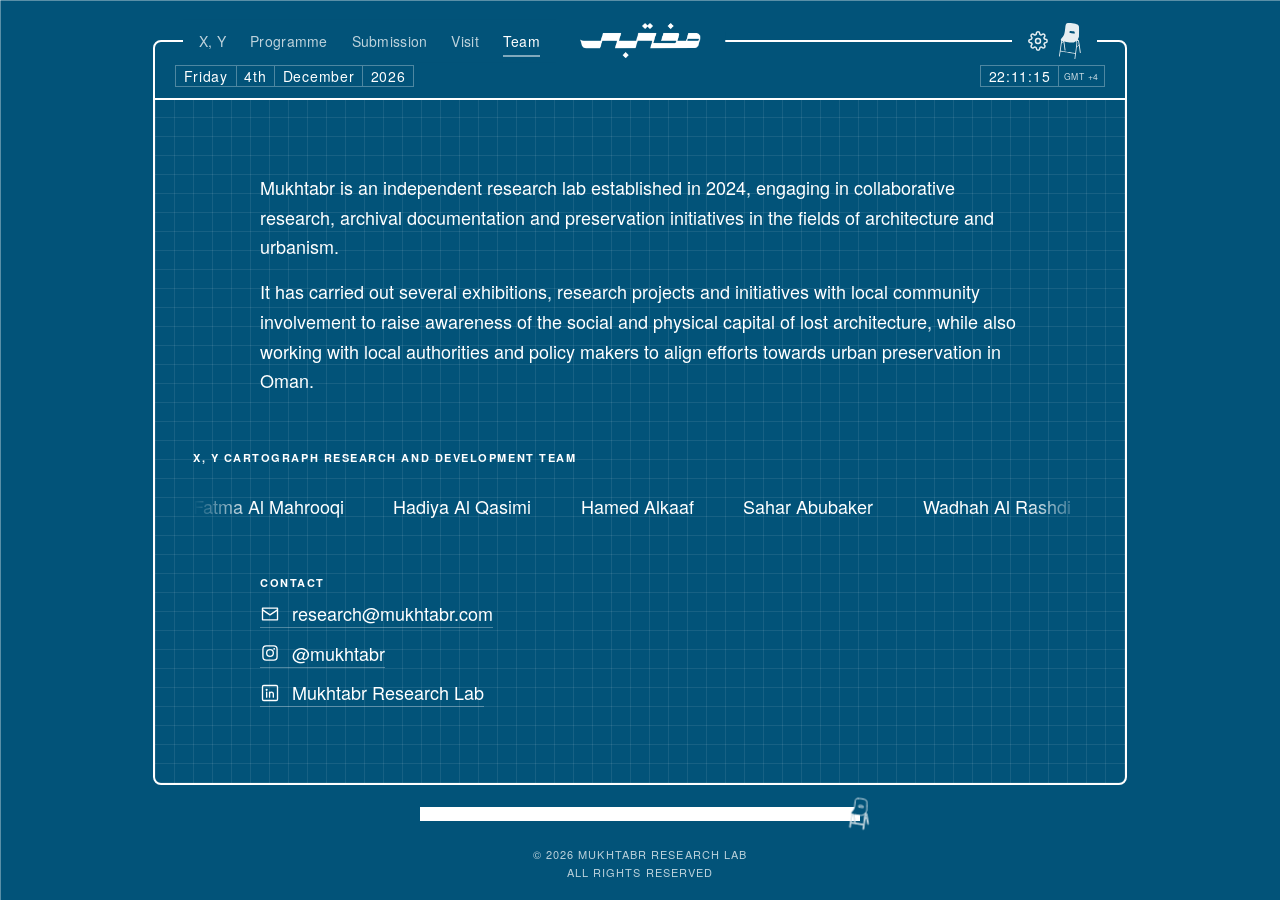
<file: team/index.html>
<!doctype html>
<html lang="en" dir="ltr" data-theme="blue" data-nav="left">
<head>
<meta charset="utf-8">
<meta name="viewport" content="width=device-width,initial-scale=1,viewport-fit=cover">
<title>Team — Mukhtabr</title>
<meta name="description" content="Mukhtabr is an independent research lab established in 2024, exploring Oman’s architectural and urban heritage.">
<link rel="canonical" href="https://mukhtabr.com/team/">
<meta property="og:type" content="website">
<meta property="og:title" content="Team — Mukhtabr">
<meta property="og:description" content="Mukhtabr is an independent research lab established in 2024, exploring Oman’s architectural and urban heritage.">
<meta property="og:url" content="https://mukhtabr.com/team/">
<script>try{var d=document.documentElement,t=localStorage.getItem('mk-theme');if(t)d.dataset.theme=t;var l=localStorage.getItem('mk-lang');if(l){var r=['ar','ur','fa'].indexOf(l)>=0;d.lang=l;d.dir=r?'rtl':'ltr';d.dataset.script=r?'ar':(l==='hi'?'hi':'lat');}var z=localStorage.getItem('mk-size');if(z)d.style.setProperty('--ts',z);if(localStorage.getItem('mk-cur')==='off')d.dataset.cursor='off'}catch(e){}</script>
<link rel="stylesheet" href="../site.css?v=1794642398">
<link rel="icon" href="../favicon.ico" sizes="48x48">
<link rel="icon" type="image/png" sizes="32x32" href="../icon-32.png">
<link rel="icon" type="image/png" sizes="192x192" href="../icon-192.png">
<link rel="apple-touch-icon" href="../apple-touch-icon.png">
</head>
<body>
<div id="frame"></div>
<div id="outer" aria-hidden="true"></div>
<div id="hdr">
  <div id="cut" aria-hidden="true"></div>
  <nav id="nav" aria-label="Main"><a href="../" data-en="X, Y" data-ar="X, Y">X, Y</a><a href="../programme/" data-en="Programme" data-ar="البرنامج">Programme</a><a href="../submission/" data-en="Submission" data-ar="المشاركة">Submission</a><a href="../visit/" data-en="Visit" data-ar="الموقع">Visit</a><a href="../team/" data-en="Team" data-ar="مختبر" aria-current="page">Team</a></nav>
  <a id="brand" href="../" aria-label="Mukhtabr — home"></a>
  <div id="tools">
    
    <button id="sbtn" type="button" aria-haspopup="true" aria-expanded="false" aria-controls="menu" aria-label="Settings" title="Settings"><svg class="cogi" viewBox="0 0 24 24" aria-hidden="true" focusable="false"><circle cx="12" cy="12" r="3"/><path d="M19.4 15a1.65 1.65 0 0 0 .33 1.82l.06.06a2 2 0 0 1 0 2.83 2 2 0 0 1-2.83 0l-.06-.06a1.65 1.65 0 0 0-1.82-.33 1.65 1.65 0 0 0-1 1.51V21a2 2 0 0 1-2 2 2 2 0 0 1-2-2v-.09A1.65 1.65 0 0 0 9 19.4a1.65 1.65 0 0 0-1.82.33l-.06.06a2 2 0 0 1-2.83 0 2 2 0 0 1 0-2.83l.06-.06a1.65 1.65 0 0 0 .33-1.82 1.65 1.65 0 0 0-1.51-1H3a2 2 0 0 1-2-2 2 2 0 0 1 2-2h.09A1.65 1.65 0 0 0 4.6 9a1.65 1.65 0 0 0-.33-1.82l-.06-.06a2 2 0 0 1 0-2.83 2 2 0 0 1 2.83 0l.06.06a1.65 1.65 0 0 0 1.82.33H9a1.65 1.65 0 0 0 1-1.51V3a2 2 0 0 1 2-2 2 2 0 0 1 2 2v.09a1.65 1.65 0 0 0 1 1.51 1.65 1.65 0 0 0 1.82-.33l.06-.06a2 2 0 0 1 2.83 0 2 2 0 0 1 0 2.83l-.06.06a1.65 1.65 0 0 0-.33 1.82V9a1.65 1.65 0 0 0 1.51 1H21a2 2 0 0 1 2 2 2 2 0 0 1-2 2h-.09a1.65 1.65 0 0 0-1.51 1z"/></svg><svg viewBox="0 0 604.9 1000" aria-hidden="true" focusable="false"><path d="M440.7 999.4C432.7 998.5 430.2 996.9 430.2 992.5C430.2 988.9 441.8 897.7 447.2 858.6C447.4 856.7 447.3 855.9 446.7 855.4C445.6 854.5 365.4 841.4 292.2 830.3C262 825.6 218.6 818.9 195.6 815.2C134.9 805.5 46.8 791.9 44.7 791.9C43.3 791.9 42.8 792.1 42.6 793.1C41.6 797.2 34 847.8 30.6 872.3C26.2 904.7 23.1 925.2 22.3 928.3C21 932.7 17.2 933.5 8.1 931.2C0.9 929.5 -0.4 927.8 0.3 921.1C1 913.3 14.4 818.9 42.6 622.7L61.3 492.8L59.9 491.7C53.8 486.5 49.5 474.8 50.3 465.4C51.7 450.3 56.5 442.2 82.3 411.5C124 362.1 132.6 348.5 144.2 313.9C155.9 279.2 162.7 237.3 174.2 129.5C180 75 182.4 60.4 188.3 45C198.1 19.3 214.9 6 242.3 2C269.1 -1.8 326.3 0.2 372.6 6.7C437.3 15.7 484.8 28.4 514.9 44.5C538.6 57.3 552.1 77.7 555.9 106.4C558.5 126 557.7 304.8 554.8 367.3C553.7 390.4 551 399.5 542.2 409.2C536.7 415.3 535.4 419 534.5 430.7C533.8 439.6 531.7 443.8 524.6 451.1L520.8 455L525.4 458C536.4 464.9 547.2 477.2 552.3 488.3C556.3 497 558.2 505.8 562 533.2C564.8 552.7 569.9 579.5 571.8 584.6C573.1 587.9 573.2 588.8 572.8 591C572.3 593.5 582.3 664.5 600.1 784.9C605.1 818.7 605.3 821.2 604.1 825.4C601 836.3 584.7 835.2 580.4 823.8C578.9 819.6 577.4 810.4 569.8 756.8C560.1 688.1 550.6 623.3 550.2 622.9C550.1 622.9 542.9 631.5 534.1 642.1C511.5 669.5 511.5 669.5 500.2 672.8C498 673.5 495.8 674.3 495.4 674.7C494.7 675.4 491.9 694.5 490.2 710.1C488 732.1 480.6 789.8 475.8 823.9C470.4 861.6 463.5 913.5 457.7 959.4C455.7 975.2 453.7 989.9 453.2 992.2C451.5 1000.1 450.8 1000.5 440.7 999.4ZM450.6 831.7C451.4 830.1 456.2 798.2 460.2 768.8C464.3 738.9 468.5 702.6 473.8 651.1C476.4 626.1 480 595.5 481.7 582.9C486 551.3 486 544.7 481.5 531.4C478.4 522.2 471.4 512.4 464.2 507.4L461.9 505.8L452.7 513.9C428.5 535.1 416 541.3 390.7 544.4C386.6 544.8 377.7 545 362.3 545C317.2 544.7 281 540.3 205.1 525.6C157.8 516.5 148 514.8 148 515.5C148 515.6 149.3 523.3 150.8 532.6C155.6 562.3 160.5 599.5 165.3 643.9C165.9 649.8 168.1 664.1 170 675.6C172 687 174.4 702.8 175.3 710.6C176.2 718.4 177.6 727.9 178.3 731.8C181 745.5 181.3 755 179.3 760.2C177.2 765.5 166.5 767.3 160.6 763.4C156.3 760.6 154.3 751.8 150.2 718.1C144.9 673.7 140.5 642.8 131.9 586.8C129.5 571.2 126.6 551 125.4 541.9C123.8 529.2 123.1 525.3 122.6 525.3C121.7 525.3 110.1 536.3 88.1 558L74 571.8L60.4 669.4C52.9 723.2 46.6 767.5 46.5 768.1C46.4 768.6 46.6 769.4 46.9 769.9C47.6 770.8 440.9 832.9 446.9 833C449.7 833 450.1 832.9 450.6 831.7ZM501.5 656.6C504.2 655.9 503.1 657.1 521.4 634.7C540.3 611.4 547.6 601.8 547.6 600.1C547.6 598.3 544.2 576.9 537.6 537.9C533 510.1 532 505 531 504C530 503.1 528.7 502.8 523.5 502.4C520.1 502.1 515.1 501.4 512.5 500.8C506.9 499.5 487.3 496.3 487 496.7C486.9 496.8 488 498.2 489.4 499.8C495 506.1 500.7 515.6 504.1 524.8C510.2 541 510.2 552.3 504.2 593.8C502.1 608.4 498 643 497.2 652.6C496.8 657.8 496.9 657.9 501.5 656.6ZM82.2 541.7C86.6 538 105.3 520.8 107.6 518.2C109.5 516.1 115.6 511.7 118.1 510.6L119.8 509.9L118.2 509.5C116.4 509.1 88.1 504.2 85.4 503.8L83.6 503.5L83 508.7C81.7 518.1 78.5 541.1 78.1 543C77.7 545.3 77.7 545.3 82.2 541.7ZM516.4 480.6C516.4 479.7 502 470.8 500.7 470.8C499.7 470.8 493.3 476.7 493.7 477.2C494.4 477.9 516.4 481.2 516.4 480.6ZM438 293.8C439.4 293.1 440.7 290.4 440.7 288.4C440.7 284.8 435.6 255.6 434.3 251.7C429.7 237.8 424.9 235.6 386.5 229.3C332.2 220.4 313.7 218.3 306.4 220.4C301.3 221.8 297.1 228 292.7 240.7C286.4 259 286.8 267.1 294.4 271C299.7 273.7 314.2 276.2 403.5 289.9C434.6 294.7 436 294.9 438 293.8ZM279.8 0.7C276.5 0.6 271.1 0.6 267.8 0.7C264.5 0.8 267.2 0.9 273.8 0.9C280.4 0.9 283.1 0.8 279.8 0.7Z" fill-rule="evenodd"/></svg></button>
  </div>
  <div id="menu" role="dialog" aria-label="Settings" hidden>
    <div class="mh"><b data-en="Settings" data-ar="الإعدادات">Settings</b><button id="mx" type="button" aria-label="Close">×</button></div>
    <div class="msec"><div class="ml" data-en="Language" data-ar="اللغة">Language</div><div id="llist"></div></div>
    <div class="msec"><div class="ml" data-en="Theme" data-ar="المظهر">Theme</div><div id="tsq"><button type="button" data-t="white"><i></i><span data-en="Light" data-ar="فاتح">Light</span></button><button type="button" data-t="blue"><i></i><span data-en="Standard" data-ar="قياسي">Standard</span></button><button type="button" data-t="black"><i></i><span data-en="Dark" data-ar="داكن">Dark</span></button></div></div>
    <div class="msec"><div class="ml" data-en="Text size" data-ar="حجم الخط">Text size</div><div id="ts"><button type="button" data-s="0.9" style="font-size:12px">A</button><button type="button" data-s="1" style="font-size:16px">A</button><button type="button" data-s="1.2" style="font-size:21px">A</button></div></div>
    <div class="msec"><div class="ml" data-en="Pointer effects" data-ar="تأثيرات المؤشر">Pointer effects</div><div class="sw" id="cur"><button type="button" data-c="on" data-en="On" data-ar="تشغيل">On</button><button type="button" data-c="off" data-en="Off" data-ar="إيقاف">Off</button></div><div class="mn" data-en="Chair pointer and coordinates" data-ar="مؤشر الكرسي والإحداثيات">Chair pointer and coordinates</div></div>
    <button class="sq" id="mreset" type="button" data-en="Reset to defaults" data-ar="إعادة الضبط">Reset to defaults</button>
  </div>
  <div class="win" id="date" aria-label="Date"></div>
  <div class="win" id="clock" aria-label="Time"><span class="cell" id="hms">00:00:00</span><small class="cell" data-nobi data-en="GMT +4" data-ar="غرينتش +4">GMT +4</small></div>
</div>

<main id="stage" style="position:fixed;inset:0">
<section class="panel" id="p0" data-id="home" hidden>
    <div id="hero">
            <div id="wm" class="l" data-k="0.5"><div id="xy"><span>X</span><span class="c">,</span><span>Y</span></div><span id="cg" data-nobi data-en="CARTOGRAPH" data-ar="كارتوجراف">CARTOGRAPH</span><span id="cg3" data-nobi data-en="A PARTICIPATORY MAPPING PROGRAMME" data-ar="برنامج تشاركي لرسم الخرائط">A PARTICIPATORY MAPPING PROGRAMME</span></div>
    </div>
  </section>
<section class="panel" id="p7" data-id="programme" hidden><div class="col wide brief pagetext"><div class="l" data-k="0.6"><h3 data-en="X, Y Cartograph" data-ar="كارتوجراف X, Y"></h3><p data-en="(X, Y) axes on a graph always define absolute values. What happens when we try to plot an unrestricted map that lives beyond numbered coordinates? Can we perceive, experience, and recall places without physical borders? Moving beyond conventional mapping techniques, this programme invites participants to reconsider places not as geographical borders, but as personal and collective records of memory, emotion, movement, stories, and relationships with space. People instinctively identify spaces relative to their individual perspectives. It is not always an objective calculation of physical position. There is no right or wrong way to map your home, neighbourhood, town, city or country." data-ar="المحوران (X, Y) في الرسم البياني يحدّدان دائمًا قيمًا مطلقة. فماذا يحدث حين نحاول رسم خريطة بلا قيود تعيش خارج الإحداثيات المرقّمة؟ هل نستطيع أن ندرك الأماكن ونعيشها ونتذكّرها دون حدود مادية؟ بتجاوز تقنيات الرسم الخرائطي التقليدية، يدعو هذا البرنامج المشاركين إلى إعادة النظر في الأماكن لا بوصفها حدودًا جغرافية، بل بوصفها سجلّات شخصية وجماعية للذاكرة والعاطفة والحركة والحكايات والعلاقات مع المكان. يحدّد الناس الأماكن بالفطرة نسبةً إلى منظورهم الفردي، وهذا ليس دائمًا حسابًا موضوعيًا للموقع المادي. لا توجد طريقة صحيحة أو خاطئة لرسم خريطة بيتك أو حيّك أو بلدتك أو مدينتك أو بلدك."></p><p data-en="This programme invites you to join a public mapping process. Share your perspective through a map of your own, shaped by how you understand, perceive and experience a place, and free from the standards and conventions of traditional maps." data-ar="يدعوك هذا البرنامج إلى المشاركة في عملية رسم خرائط عامة. شارك منظورك من خلال خريطة خاصة بك، تتشكّل من طريقة فهمك للمكان وإدراكك له وتجربتك فيه، وتتحرر من معايير الخرائط التقليدية وأعرافها."></p></div></div></section>
<section class="panel" id="p2" data-id="how" hidden><div class="col">
    <div class="mapico l" data-k="0.4" aria-hidden="true"><svg viewBox="-65 -53 130 77" aria-hidden="true" focusable="false"><path class="mp-a" d="M-43.5 -13.8 L-22.1 -18.6 L-30.1 13.0 L-58.8 18.7Z"/><path class="mp-b" d="M-22.1 -18.6 L0.0 -13.8 L0.0 18.7 L-30.1 13.0Z"/><path class="mp-a" d="M0.0 -13.8 L22.1 -18.6 L30.1 13.0 L0.0 18.7Z"/><path class="mp-b" d="M22.1 -18.6 L43.5 -13.8 L58.8 18.7 L30.1 13.0Z"/><path class="mp-r" d="M-47.9 -4.6 L-45.5 -5.1 L-43.2 -5.6 L-40.9 -6.1 L-38.6 -6.6 L-36.2 -7.1 L-33.9 -7.6 L-31.5 -8.1 L-29.1 -8.6 L-26.7 -9.1 L-24.4 -9.6 L-21.9 -9.1 L-19.4 -8.6 L-17.0 -8.1 L-14.5 -7.6 L-12.1 -7.1 L-9.6 -6.6 L-7.2 -6.1 L-4.8 -5.6 L-2.4 -5.1 L0.0 -4.6 L2.4 -5.1 L4.8 -5.6 L7.2 -6.1 L9.6 -6.6 L12.1 -7.1 L14.5 -7.6 L17.0 -8.1 L19.4 -8.6 L21.9 -9.1 L24.4 -9.6 L26.7 -9.1 L29.1 -8.6 L31.5 -8.1 L33.9 -7.6 L36.2 -7.1 L38.6 -6.6 L40.9 -6.1 L43.2 -5.6 L45.5 -5.1 L47.9 -4.6"/><path class="mp-r" d="M-53.2 6.8 L-50.6 6.2 L-48.1 5.7 L-45.5 5.2 L-42.9 4.6 L-40.3 4.1 L-37.7 3.6 L-35.1 3.0 L-32.4 2.5 L-29.8 1.9 L-27.1 1.4 L-24.4 1.9 L-21.6 2.5 L-18.9 3.0 L-16.1 3.6 L-13.4 4.1 L-10.7 4.6 L-8.0 5.2 L-5.3 5.7 L-2.7 6.2 L0.0 6.8 L2.7 6.2 L5.3 5.7 L8.0 5.2 L10.7 4.6 L13.4 4.1 L16.1 3.6 L18.9 3.0 L21.6 2.5 L24.4 1.9 L27.1 1.4 L29.8 1.9 L32.4 2.5 L35.1 3.0 L37.7 3.6 L40.3 4.1 L42.9 4.6 L45.5 5.2 L48.1 5.7 L50.6 6.2 L53.2 6.8"/><path class="mp-f" d="M-22.1 -18.6 L-30.1 13.0"/><path class="mp-f" d="M0.0 -13.8 L0.0 18.7"/><path class="mp-f" d="M22.1 -18.6 L30.1 13.0"/><path class="mp-o" d="M-43.5 -13.8 L-22.1 -18.6 L0.0 -13.8 L22.1 -18.6 L43.5 -13.8 L58.8 18.7 L30.1 13.0 L0.0 18.7 L-30.1 13.0 L-58.8 18.7Z"/><g class="pin"><ellipse class="psh" cx="0" cy="0" rx="4.4" ry="1.5"/><g class="pst"><line x1="0" y1="0" x2="0" y2="-24"/><circle cx="0" cy="-26.5" r="4.6"/></g></g><g class="pin"><ellipse class="psh" cx="0" cy="0" rx="4.4" ry="1.5"/><g class="pst"><line x1="0" y1="0" x2="0" y2="-24"/><circle cx="0" cy="-26.5" r="4.6"/></g></g></svg></div>
    <ol class="steps l" data-k="0.45">
      <li class="step"><span class="num lat">1</span><div class="b"><h3 data-en="Think of a Place" data-ar="فكّر في مكان">Think of a Place</h3><p data-en="Start with places that interest you or hold meaning to you." data-ar="ابدأ بأماكن تثير اهتمامك أو لها معنى عندك.">Start with places that interest you or hold meaning to you.</p></div></li>
      <li class="step"><span class="num lat">2</span><div class="b"><h3 data-en="Map It Your Way" data-ar="ارسم خريطتك بطريقتك">Map It Your Way</h3><p data-en="Explore and interpret the place through your own eyes and perspective." data-ar="استكشف المكان وفسّره بعينيك ومن منظورك الخاص.">Explore and interpret the place through your own eyes and perspective.</p></div></li>
      <li class="step"><span class="num lat">3</span><div class="b"><h3 data-en="Submit Your Map" data-ar="أرسل خريطتك">Submit Your Map</h3><p data-en="Share your personal representation of the place with your map." data-ar="شارك تمثيلك الشخصي للمكان من خلال خريطتك.">Share your personal representation of the place with your map.</p></div></li>
    </ol>
    <p class="hint l" data-k="0.9" data-en="There are no rules to follow and nothing has to be technically correct. Include whatever you want, leave out whatever you like, and think outside the box." data-ar="لا توجد قواعد يجب اتباعها، ولا يلزم أن يكون أي شيء صحيحًا من الناحية التقنية. أضف ما تشاء واحذف ما تشاء، وفكّر خارج الصندوق.">There are no rules to follow and nothing has to be technically correct. Include whatever you want, leave out whatever you like, and think outside the box.</p>
  </div></section>
<section class="panel" id="p3" data-id="print" hidden><div class="col wide" id="fmt">
    <div id="fmtmain">
      <div class="big l" data-k="0.35" data-en="Choose your Format" data-ar="اختر صيغتك">Choose your Format</div>
      <ul class="lay l" data-k="0.7">
        <li><div><b data-en="Grids" data-ar="شبكات">Grids</b><span class="s" data-en="1–5 · 1/2 in, 1/4 in, 2 mm, 5 mm, 10 mm" data-ar="1–5 · نصف بوصة، ربع بوصة، 2 مم، 5 مم، 10 مم">1–5 · 1/2 in, 1/4 in, 2 mm, 5 mm, 10 mm</span></div><div class="acts"><button class="sq" type="button" data-open="grids" data-en="Select grid" data-ar="اختر شبكة">Select grid</button></div></li>
        <li><div><b data-en="Maps" data-ar="خرائط">Maps</b><span class="s" data-en="6–22 · Oman, governorates and Muscat wilayats" data-ar="6–22 · عُمان والمحافظات وولايات مسقط">6–22 · Oman, governorates and Muscat wilayats</span></div><div class="acts"><button class="sq" type="button" data-open="maps" data-en="Select map" data-ar="اختر خريطة">Select map</button></div></li>
        <li><div><b data-en="General Submissions" data-ar="مشاركات عامة">General Submissions</b><span class="s" data-en="23 · Blank page" data-ar="23 · صفحة فارغة">23 · Blank page</span></div><div class="acts"><a class="sq" data-f="gen23" href="#" download data-en="Download" data-ar="تنزيل">Download</a></div></li>
      </ul>
      <div class="noterow l" data-k="0.9">
        <p class="txt" data-en="All forms of submission are welcome, including photographs, audio recordings, drawings, sketches, and other creative interpretations." data-ar="نرحّب بجميع أشكال المشاركة، بما في ذلك الصور الفوتوغرافية والتسجيلات الصوتية والرسومات والمخططات التمهيدية وغيرها من التفسيرات الإبداعية.">All forms of submission are welcome, including photographs, audio recordings, drawings, sketches, and other creative interpretations.</p>
        <button type="button" class="hintbtn" id="hintbtn" aria-haspopup="dialog" aria-expanded="false" aria-controls="hintbox" title="Need ideas?"><span class="orb"><svg class="globe" viewBox="-50 -50 100 100" aria-hidden="true" focusable="false"><circle class="gl-o" r="48"/><path class="gl-g" d="M11.5,-46.5L5.5,-47L0,-45.5M2,-48L0,-45.5M-6,-47.5L-3,-47.5L0,-45.5M-17.5,-44.5L-9,-46.5L0,-45.5M-43.5,-20L-36.5,-31L-26,-39L-13.5,-44.5L0,-45.5M-29,38L-35.5,32L-40.5,24L-43.5,15L-44.5,5.5L-43.5,-3.5L-41,-12.5L-37,-20.5L-31.5,-28.5L-24.5,-35L-17,-40L-8.5,-43.5L0,-45.5M-11.5,46.5L-18.5,42.5L-24.5,35L-28.5,24.5L-29.5,11.5L-27.5,-6.5L-21,-24L-16.5,-31.5L-11.5,-37.5L-6,-42.5L0,-45.5M-2,48L-4,45.5L-5.5,38.5L-6.5,28L-6.5,14.5L-6,-4L-4.5,-22L-2.5,-36.5L0,-45.5M6,47.5L11,44.5L14.5,37.5L17,27L18,14L16.5,-5L12.5,-22.5L7,-37L0,-45.5M17.5,44.5L26,39.5L32.5,31.5L36.5,21L38,9L37,0L35,-9L31.5,-18L26.5,-26L21,-33L14.5,-38.5L7.5,-43L0,-45.5M43.5,20L46.5,11L47.5,2L46.5,-7L44,-15.5L39.5,-23.5L33.5,-31L26.5,-37L18,-41.5L9.5,-44.5L0,-45.5M29,-38L22.5,-42L15.5,-44.5L8,-46L0,-45.5M-20,43.5L-20,43.5L-19,44L-18.5,44.5L-18,44.5L-17,44.5L-16.5,45L-15.5,45L-15,45.5L-14,45.5L-13,46L-12,46L-11.5,46L-10.5,46L-9.5,46.5L-8.5,46.5L-7.5,46.5L-6.5,46.5L-5.5,47L-4.5,47L-3.5,47L-2.5,47L-1.5,47L0,47L1,47L2,47L3,47L4,47L5,47L6,46.5L7,46.5L8,46.5L9,46.5L10,46.5L11,46L12,46L12.5,46L13.5,45.5L14.5,45.5L15.5,45.5L16,45L17,45L17.5,44.5L18.5,44.5L19,44L19.5,44L20,43.5M-41,25L-40.5,25.5L-40,26L-40,26.5L-39,27L-38.5,27.5L-38,28L-37,28.5L-36,29L-35.5,29.5L-34.5,30L-33,30.5L-32,31L-31,31.5L-29.5,32L-28.5,32L-27,32.5L-25.5,33L-24,33.5L-22.5,33.5L-21,34L-19.5,34L-18,34.5L-16,34.5L-14.5,35L-13,35L-11,35L-9.5,35.5L-7.5,35.5L-6,35.5L-4,35.5L-2,35.5L-0.5,35.5L1.5,35.5L3.5,35.5L5,35.5L7,35.5L8.5,35.5L10.5,35.5L12,35L14,35L15.5,34.5L17,34.5L19,34.5L20.5,34L22,33.5L23.5,33.5L25,33L26.5,32.5L28,32.5L29,32L30.5,31.5L31.5,31L33,30.5L34,30.5L35,30L36,29.5L36.5,29L37.5,28.5L38.5,28L39,27.5L39.5,27L40,26.5L40.5,25.5L41,25M-48,0L-48,0.5L-48,1L-47.5,2L-47.5,2.5L-47,3L-46.5,3.5L-46,4.5L-45,5L-44.5,5.5L-43.5,6L-43,6.5L-42,7.5L-40.5,8L-39.5,8.5L-38.5,9L-37,9.5L-35.5,10L-34,10.5L-32.5,11L-31,11.5L-29.5,11.5L-28,12L-26,12.5L-24.5,13L-22.5,13L-20.5,13.5L-19,13.5L-17,14L-15,14L-13,14.5L-11,14.5L-8.5,14.5L-6.5,14.5L-4.5,15L-2.5,15L-0.5,15L1.5,15L4,15L6,14.5L8,14.5L10,14.5L12,14.5L14,14L16,14L18,14L20,13.5L22,13L23.5,13L25.5,12.5L27,12L29,12L30.5,11.5L32,11L33.5,10.5L35,10L36.5,9.5L38,9L39,8.5L40.5,8L41.5,7.5L42.5,7L43.5,6.5L44,6L45,5L45.5,4.5L46.5,4L47,3.5L47,2.5L47.5,2L48,1.5L48,1L48,0L48,0M-41,-25L-41,-25L-41,-24.5L-41.5,-24L-41.5,-23.5L-41.5,-23L-41.5,-22.5L-41.5,-22L-41.5,-21.5L-41,-20.5L-40.5,-20L-40,-19.5L-40,-19L-39,-18.5L-38.5,-18L-38,-17.5L-37,-17L-36,-16.5L-35.5,-16L-34.5,-15.5L-33,-15L-32,-14.5L-31,-14L-29.5,-14L-28.5,-13.5L-27,-13L-25.5,-12.5L-24,-12.5L-22.5,-12L-21,-12L-19.5,-11.5L-18,-11L-16,-11L-14.5,-11L-13,-10.5L-11,-10.5L-9.5,-10.5L-7.5,-10L-6,-10L-4,-10L-2,-10L-0.5,-10L1.5,-10L3.5,-10L5,-10L7,-10L8.5,-10.5L10.5,-10.5L12,-10.5L14,-10.5L15.5,-11L17,-11L19,-11.5L20.5,-11.5L22,-12L23.5,-12L25,-12.5L26.5,-13L28,-13.5L29,-13.5L30.5,-14L31.5,-14.5L33,-15L34,-15.5L35,-16L36,-16.5L36.5,-17L37.5,-17.5L38.5,-18L39,-18.5L39.5,-19L40,-19.5L40.5,-20L41,-20.5L41,-21L41.5,-21.5L41.5,-22L41.5,-22.5L41.5,-23.5L41.5,-24L41.5,-24.5L41,-25L41,-25M-20,-43.5L-20,-43.5L-20.5,-43.5L-21,-43L-21.5,-42.5L-22,-42.5L-22.5,-42L-23,-42L-23,-41.5L-23.5,-41L-23.5,-41L-24,-40.5L-24,-40L-24,-40L-24,-39.5L-24,-39.5L-24,-39L-24,-38.5L-23.5,-38.5L-23.5,-38L-23,-37.5L-23,-37.5L-22.5,-37L-22.5,-37L-22,-36.5L-21.5,-36L-21,-36L-20.5,-35.5L-20,-35.5L-19,-35L-18.5,-35L-18,-34.5L-17,-34.5L-16.5,-34L-15.5,-34L-15,-33.5L-14,-33.5L-13,-33.5L-12,-33L-11.5,-33L-10.5,-33L-9.5,-32.5L-8.5,-32.5L-7.5,-32.5L-6.5,-32.5L-5.5,-32.5L-4.5,-32L-3.5,-32L-2.5,-32L-1.5,-32L0,-32L1,-32L2,-32L3,-32L4,-32L5,-32.5L6,-32.5L7,-32.5L8,-32.5L9,-32.5L10,-33L11,-33L12,-33L12.5,-33L13.5,-33.5L14.5,-33.5L15.5,-34L16,-34L17,-34L17.5,-34.5L18.5,-34.5L19,-35L19.5,-35L20,-35.5L20.5,-36L21,-36L21.5,-36.5L22,-36.5L22.5,-37L23,-37L23,-37.5L23.5,-38L23.5,-38L24,-38.5L24,-39L24,-39L24,-39.5L24,-40L24,-40L24,-40.5L23.5,-41L23.5,-41L23,-41.5L23,-41.5L22.5,-42L22.5,-42.5L22,-42.5L21.5,-43L21,-43L20.5,-43.5L20,-43.5"/><path class="gl-l" d="M-7,47.5L-7,47.5L-5.5,47.5L-4.5,48L-4,48L-2.5,48L-1.5,48L-1.5,48L0,48L0.5,48L2.5,48L4,47.5L5,47.5L6,47.5L6.5,47.5L7.5,47.5L8,47.5L9.5,47L9,47L9,47L7,47.5L5.5,47.5L4,48L2,48L0.5,48L-1,48L-3,48L-4.5,48L-6,47.5ZM16.5,43L16,43L16.5,42.5L17,42.5ZM9.5,25L10,26L7,32.5L5.5,33L4.5,32.5L4,31L5,29.5L5,27.5L5,27L6.5,26.5L8,25.5L9,24ZM38.5,28.5L38.5,28.5L39.5,27L40.5,25.5L41,24.5L42.5,22.5L43.5,20L45,17L45,16.5L45,16.5L44.5,18L44,19.5L43,21L42.5,22.5L41.5,24L41,25.5L40,27L39,28ZM47,8.5L47,9L47,9L47.5,8.5L47.5,7.5L47.5,7.5L47.5,7.5ZM47,9L47,9L46.5,10ZM47.5,7.5L47.5,8L47,9ZM45,10.5L45.5,9.5L46,9.5L46,10L46.5,10L46,10.5L45,11L44,11L44.5,10ZM48,-0.5L48,0.5L47.5,2L47.5,3L48,1.5L47.5,3L47.5,4L47.5,5.5L47.5,5.5L47.5,4.5L47.5,6.5L47,6.5L47.5,5L47.5,4.5L47.5,1.5L47.5,1L48,0.5ZM48,0.5L48,-0.5L48,-1.5L48,-1.5L48,-1.5ZM44,10L44,10.5L43,9.5L42,6L40.5,4L40,3.5L41,3.5L42.5,5L43,5L44,6L44,7.5L44.5,8ZM47,1L47.5,1.5L47,2L47,3.5L47,4L47,6L46.5,6.5L46.5,6.5L46,7L45.5,7L45.5,6L45.5,5L45.5,3.5L45.5,3L46,3L46,2L46.5,1.5L46.5,0L47,-2.5L47,-2L47,-2L47,0ZM47.5,-6.5L47.5,-4L47.5,-4L47.5,-5L47.5,-4L47.5,-5L47.5,-5.5L47.5,-7ZM32.5,6L32,6L31.5,4.5L31.5,3L33,4.5ZM47,-7L47,-6L47,-6.5L47,-7.5L47,-8ZM46.5,-8L47,-8L47,-6.5ZM47,-9L47,-7L47,-9ZM45,-13L45.5,-12L46,-11L46,-9.5L46.5,-10L46.5,-9L46.5,-9.5L46,-9L46,-10L45,-12.5ZM43.5,-10.5L43,-10L42.5,-11L43,-11.5ZM44,-16L44,-15.5L43.5,-16.5L43,-18L43.5,-18ZM39.5,-27L40,-26L39.5,-26.5ZM-2.5,-14.5L-3.5,-13.5L-4,-14ZM-9.5,-15L-8,-14.5L-9,-14.5ZM-14.5,-17.5L-15,-16.5L-16.5,-17.5L-16,-17.5ZM-17.5,-20.5L-17.5,-18.5L-18.5,-19L-18,-20ZM37.5,-30L38.5,-29L39,-28L39.5,-27L39,-27.5L40,-26L40,-26L41,-24.5L40,-25.5L39,-27.5L38.5,-28L37.5,-29.5L38,-29.5L37,-30.5L35.5,-32.5L35,-32.5L36,-31.5ZM33,-34.5L32.5,-35L33.5,-34.5L33.5,-34L34.5,-33.5L34.5,-33.5L35,-33L35,-32.5L34,-33.5L34,-34L32.5,-35ZM-30.5,-36L-31,-35.5L-31.5,-35L-32.5,-34L-33,-33.5L-33,-33.5L-32,-34L-32,-35L-30,-36.5ZM29,-38L30,-37L30,-37L31,-36.5L31.5,-36L32.5,-35.5L30.5,-36.5L29.5,-37.5L28,-38.5L27.5,-39ZM-20.5,-29.5L-21.5,-29.5L-22,-29.5L-21.5,-30.5L-21,-31L-19.5,-31.5L-19,-31ZM-16.5,-33L-17.5,-32.5L-16.5,-32.5L-17.5,-31.5L-17.5,-31.5L-17.5,-30.5L-17.5,-29.5L-17,-29L-18.5,-28L-21.5,-28L-20,-28.5L-20.5,-29.5L-19.5,-29.5L-19.5,-30L-19,-30L-18.5,-31L-19,-31.5L-18.5,-32.5L-17,-33.5ZM-16.5,-45L-18.5,-44L-19,-44L-18,-44.5L-18,-44.5L-17.5,-44.5L-16.5,-45ZM-15,-38L-16,-37.5L-16.5,-37.5L-18,-37L-18.5,-38L-18,-38L-18,-38.5L-17.5,-38.5L-17.5,-38.5L-16.5,-39L-17,-38.5L-16,-38.5L-16,-38.5ZM7,-19L7.5,-18.5L7,-17.5L7.5,-16.5L8.5,-16L10.5,-16L10,-17.5L9.5,-18.5L9.5,-19L10.5,-19L9.5,-20L8,-20.5L7.5,-21.5L8,-22.5L9,-22.5L8.5,-23.5L7.5,-23.5L5.5,-22.5L5,-21.5L6,-20.5ZM24.5,-41.5L24,-41.5L22.5,-42.5L22,-42.5L19.5,-44L19,-44L18,-44.5L20,-43.5L19.5,-44L20,-43.5L21.5,-42.5L22,-42.5L23,-42L22.5,-42.5L23,-42L23.5,-41.5L24,-41L27.5,-38.5L27.5,-38.5L28,-38.5L27.5,-39L28,-38.5L29.5,-37.5L31,-36L32.5,-35L34.5,-32.5L35,-32L35,-32L36,-30.5L36.5,-30L37,-29L38.5,-27.5L39.5,-26.5L39.5,-25.5L38,-27.5L37.5,-27.5L37,-28.5L36.5,-28.5L37,-27.5L36.5,-28.5L36,-28.5L37,-26.5L38,-26L37.5,-26.5L38,-26.5L38,-26L39,-24.5L39.5,-24L40.5,-22.5L41,-22L41.5,-21.5L43,-17L43.5,-15L43,-14L42.5,-12.5L42,-12.5L42,-11L42,-9.5L43,-8L43.5,-7.5L44,-6L44.5,-4.5L43.5,-1L43.5,-2L43,-2.5L42.5,-3.5L41.5,-3.5L41.5,-4L41.5,-1L42,1L43.5,2.5L43.5,4L44,5L43.5,5L43,4.5L42,1L41,0.5L41,-2L40,-5.5L39.5,-6L39,-4.5L38.5,-4.5L38,-6.5L36,-8.5L35.5,-9.5L35,-8.5L33.5,-7.5L33.5,-6.5L33,-5.5L32,-3L31,-2L31.5,0.5L31.5,2.5L30.5,5L29.5,4.5L28,1.5L27.5,0L27,-1L25.5,-5.5L24,-4.5L23,-5.5L23.5,-6L21.5,-6.5L20.5,-8L17.5,-7L14.5,-7L13.5,-8.5L12.5,-7.5L10,-8.5L8.5,-10.5L7,-10L8,-8.5L9,-7.5L9.5,-6.5L10,-7L10.5,-5.5L12,-5.5L13.5,-7.5L13.5,-6.5L14.5,-5.5L15.5,-5.5L16.5,-4.5L15.5,-1.5L13.5,0L11.5,1L11.5,1.5L9.5,2.5L8.5,3L4.5,4.5L3.5,1L2.5,-1.5L1,-3L1,-4L-2,-8.5L-2,-9.5L-3,-8L-4,-9L-3,-7L-2,-5L-2,-4.5L-1,-3.5L-0.5,-0.5L0.5,0L1,1.5L4.5,4.5L4,5L5,6L7,6L10.5,4.5L10.5,6L9.5,9L7,12.5L4.5,14.5L3,16L2,17L1,18.5L0.5,20L1,20L1,21.5L2,23L2,26L1,27.5L-0.5,28L-2.5,29.5L-2,31L-2.5,32.5L-4,33L-4,34.5L-5.5,36L-7,37L-8.5,37.5L-10.5,37.5L-12.5,37.5L-13.5,37L-14,36L-16.5,33L-18,30L-20,27L-20.5,26L-20,23.5L-19.5,22.5L-19.5,22L-20,20.5L-20,20L-21,17.5L-23.5,14L-22.5,10.5L-23.5,9L-25.5,9L-26.5,7.5L-28.5,7L-30.5,7.5L-32,7L-34,7L-35,6L-37,3L-37,2L-37.5,0L-38.5,-1L-38,-2.5L-38.5,-3.5L-37.5,-4.5L-36.5,-7.5L-36.5,-8.5L-35.5,-10.5L-35,-11L-34,-12L-32.5,-13L-32.5,-13L-30.5,-14L-30.5,-15L-29,-16.5L-28,-17L-27,-18L-25.5,-17L-23,-17.5L-20,-17.5L-19,-17L-18,-17.5L-18,-16.5L-18,-15L-18.5,-15L-18,-14L-15.5,-13L-15.5,-12L-13.5,-11L-12,-12.5L-6.5,-11L-5.5,-11.5L-3,-11L-2.5,-11L-1.5,-14L-1.5,-14.5L-2,-15.5L-3.5,-15L-5,-15.5L-5.5,-15L-7,-15.5L-7.5,-17L-7.5,-18L-7,-18.5L-6,-18.5L-5.5,-19L-4.5,-19L-3,-19.5L-2,-19.5L0,-18.5L2,-19L2,-20L-1,-22L0.5,-23.5L-1.5,-23L-1.5,-22.5L-1,-22L-2.5,-21.5L-3.5,-22L-2.5,-22.5L-4,-23L-5.5,-22L-6.5,-20L-6,-19L-7.5,-18.5L-7.5,-19L-9.5,-18.5L-9.5,-17.5L-9,-17L-10,-16.5L-10,-15.5L-11,-16L-11,-17L-11.5,-19L-11.5,-20L-13,-21.5L-13.5,-22.5L-14,-23.5L-14.5,-23L-15,-22L-13.5,-20L-12.5,-19L-13,-19L-13,-18.5L-14,-17L-14,-19L-15.5,-20L-16,-21.5L-16,-22L-16.5,-22.5L-18.5,-22L-19,-22.5L-20,-22.5L-20.5,-21.5L-22,-21L-23,-20L-23,-19.5L-25,-18L-26,-18.5L-26.5,-18L-27,-19L-28,-19.5L-27.5,-21L-26.5,-22L-26,-24L-25,-24L-22.5,-23L-21,-25L-21,-26L-21.5,-26.5L-21.5,-27L-20,-26.5L-19.5,-27L-18.5,-27.5L-18,-28L-16.5,-28L-16,-29L-14,-29.5L-13.5,-30.5L-13,-31.5L-12,-31.5L-12,-31L-13,-30L-13,-29L-12,-29.5L-11.5,-29L-9.5,-29.5L-9,-29L-8,-29.5L-7.5,-30.5L-7,-31L-6.5,-30.5L-6,-31.5L-6,-32L-5,-32L-4,-32L-3.5,-32L-4,-32.5L-6.5,-32.5L-6.5,-33L-6.5,-34L-5.5,-34.5L-4.5,-35.5L-5,-36L-5.5,-35.5L-6,-35L-7.5,-34L-8,-33.5L-8,-32.5L-9,-32L-10,-30L-10.5,-30.5L-11.5,-30L-11.5,-32L-11.5,-32.5L-12.5,-32L-13.5,-32.5L-12.5,-34.5L-9.5,-35.5L-7,-37L-5.5,-38L-4,-38L-3.5,-38.5L-2.5,-38.5L-2,-38L-2.5,-38L-2,-37.5L-1.5,-38L-1,-37.5L-0.5,-37.5L0.5,-36.5L1,-36L0,-35.5L-1.5,-36L-1,-35.5L-1,-35L-0.5,-34.5L-0.5,-35L0.5,-35L0.5,-35.5L1.5,-36L2,-35.5L2,-36L1.5,-37L2.5,-37L2.5,-36.5L3,-36L3,-36.5L4.5,-37.5L5,-37L6,-37.5L6,-37.5L6.5,-37.5L7,-37.5L6.5,-38L7,-38L9,-37.5L9,-38L8,-38.5L7.5,-39L7.5,-40L8,-40L8.5,-39.5L9,-39L9.5,-38.5L10.5,-38L10.5,-37L11,-37L11,-38L10.5,-38.5L9.5,-38.5L9.5,-39L9,-39.5L9,-40L9,-39.5L9.5,-40L10.5,-40L9,-40.5L10,-41L9.5,-41.5L9.5,-41.5L9.5,-42.5L10,-42.5L10,-43L9.5,-43L9.5,-43.5L10,-43L10.5,-43.5L10.5,-43.5L11.5,-43.5L12,-43L12.5,-42.5L13.5,-42.5L13,-43L13.5,-43L14,-43L14,-43.5L13.5,-43.5L13.5,-43.5L14,-43.5L15,-43.5L16,-43.5L15,-43.5L15,-43.5L15,-44L15,-44.5L14,-44.5L14,-44.5L13.5,-45L14.5,-45L13.5,-45.5L13.5,-45.5L14,-45.5L14,-45.5L13.5,-46L13,-46L13,-46L12.5,-46L12,-46.5L11,-46.5L10.5,-47L10.5,-47L10.5,-47L10.5,-47L10.5,-47L12,-46.5L13.5,-46L15,-45.5L17,-45L18.5,-44.5L20,-43.5L21.5,-43L23,-42L24.5,-41.5ZM-12.5,-46.5L-12.5,-46.5L-11.5,-46.5L-11.5,-46.5ZM-24.5,-41L-24.5,-41L-24,-41.5L-23,-42L-22,-42.5L-22,-42.5L-20,-43.5L-20.5,-43L-22,-42.5L-22,-42L-23.5,-41.5L-24.5,-41L-24,-41L-23,-41.5L-26,-39.5L-26,-39.5L-27,-38.5L-27.5,-38L-28.5,-37L-29.5,-36.5L-30,-36.5L-30.5,-36.5L-29.5,-37.5L-30,-37L-31,-36.5L-30.5,-37L-30.5,-37L-31,-36.5L-31,-36L-32.5,-35L-33,-34.5L-32.5,-35L-33,-34L-33.5,-34L-34,-34L-33,-34.5L-33,-34.5L-33,-35L-33,-35L-33,-35L-32,-36L-30.5,-37L-29,-38L-28,-39L-26.5,-40L-25,-41ZM-47.5,-5L-48,-4.5L-48,-3L-48,-0.5L-48,0.5L-48,1L-47.5,3L-47.5,4L-47.5,4L-47,5.5L-46,7.5L-46,8.5L-45.5,10L-45.5,11.5L-45.5,12.5L-45.5,14L-45,15.5L-44,18.5L-43.5,19.5L-43.5,20L-43.5,20L-43.5,20L-44.5,18.5L-45,17L-45.5,15.5L-46,13.5L-46.5,12L-47,10.5L-47,9L-47.5,7L-47.5,5.5L-48,4L-48,2L-48,0.5L-48,-1L-48,-3L-48,-4.5ZM-10,-47L-10,-47L-11,-46.5L-12,-46.5L-12.5,-46.5L-12,-46.5L-13,-46L-12.5,-46L-11.5,-46.5L-11,-46.5L-11,-46.5L-11.5,-46.5L-12.5,-46L-12.5,-46L-13,-46L-13,-46L-14,-46L-13.5,-46L-14,-45.5L-15,-45.5L-14.5,-45.5L-14,-45.5L-14.5,-45.5L-15,-45L-15.5,-45L-16.5,-45L-16.5,-45L-16,-45L-16.5,-45L-16.5,-45L-17,-45L-17,-45L-17,-45L-15.5,-45.5L-13.5,-46L-12,-46.5L-10.5,-47ZM-7,-47.5L-8,-47.5L-6.5,-47.5L-6.5,-47.5L-6.5,-47.5L-6,-47.5L-6,-47.5L-6,-47.5L-6.5,-47.5L-6.5,-47.5L-7.5,-47.5L-7.5,-47.5L-8.5,-47L-7.5,-47.5L-8.5,-47L-9.5,-47L-11,-46.5L-10.5,-47L-11,-46.5L-10,-47L-9.5,-47L-9.5,-47L-7.5,-47.5ZM-11.5,-46L-12,-46L-11.5,-46L-11.5,-46L-12.5,-45.5L-13,-45.5L-13,-45.5L-14,-45L-14,-45L-15,-44.5L-15.5,-44.5L-16.5,-44L-16.5,-44L-17.5,-43.5L-18.5,-43L-18.5,-43L-20,-42.5L-18.5,-43.5L-19,-43.5L-20,-42.5L-21.5,-42L-20.5,-43L-22,-42L-21.5,-42.5L-20,-43L-20,-43L-19,-43.5L-19,-44L-18,-44L-18.5,-44L-18,-44L-17.5,-44L-16.5,-44.5L-15.5,-45L-15.5,-45L-14.5,-45L-14.5,-45.5L-13,-46L-11.5,-46.5L-11,-46.5L-11,-46ZM-9,-47L-9.5,-47L-9.5,-47L-10.5,-46.5L-10.5,-46.5L-10.5,-46.5L-9,-47L-9.5,-47L-9,-47ZM-10.5,-46.5L-10.5,-46.5L-10,-46.5L-9.5,-46.5L-10.5,-46.5ZM-5,-47.5L-4,-48L-4,-48L-4,-48L-4.5,-47.5L-5.5,-47.5L-6,-47.5L-5.5,-47.5L-5.5,-47.5L-5.5,-47.5L-5,-47.5L-5,-47.5ZM11.5,-45.5L12,-45L12.5,-45L12,-44.5L11.5,-45L11,-45ZM-7.5,-47L-8,-47L-8.5,-47L-8,-47L-7.5,-47L-7,-47ZM-6.5,-47.5L-7,-47L-7,-47L-6.5,-47.5L-6.5,-47.5L-6,-47.5L-6,-47.5L-5,-47.5L-5,-47.5L-6.5,-47.5L-6,-47.5L-6,-47.5ZM5.5,-38.5L4.5,-38.5L3.5,-38.5L3.5,-39.5L4,-40L3.5,-40L4,-40.5L3.5,-40.5L4.5,-41L5.5,-41.5L5.5,-41.5L5,-40.5L4.5,-40L4.5,-39L4.5,-39ZM-8,-46.5L-8.5,-46.5L-9.5,-46.5L-10,-46.5L-10.5,-46L-11,-46L-11,-46L-10.5,-46.5L-9.5,-46.5L-8.5,-46.5L-8,-47ZM-4.5,-47.5L-4.5,-47.5L-4.5,-47.5L-4,-47.5L-4,-47.5ZM9,-43.5L9,-43L8,-43.5L8.5,-43.5ZM-3,-42.5L-2.5,-42L-3,-42L-4,-41.5L-4.5,-41.5L-4,-41.5L-4,-42L-4,-42.5L-3.5,-42.5L-3.5,-42.5L-3,-42.5ZM-1.5,-42.5L-1.5,-42.5L-2,-42L-2.5,-42.5L-3,-42.5L-2,-42.5ZM8,-43.5L8,-43.5L7,-43.5L6.5,-43.5L6,-44L7.5,-43.5ZM-7,-46.5L-7.5,-46.5L-8,-46.5L-7.5,-46.5L-6.5,-46.5L-6.5,-46.5L-6,-47L-5.5,-46.5L-5.5,-46.5L-6,-46.5L-6.5,-46.5ZM-5.5,-46L-6,-45.5L-6.5,-45.5L-7,-45.5L-7,-45.5L-7.5,-46L-8,-46L-8,-46L-9,-46L-9,-46L-9.5,-46L-10,-46L-10,-46L-9.5,-46L-9.5,-46.5L-9,-46.5L-8.5,-46.5L-8,-46.5L-8.5,-46.5L-8,-46.5L-7.5,-46.5L-6.5,-46.5L-7,-46.5L-7,-46L-6.5,-46.5L-6,-46.5L-5,-46.5L-5.5,-46.5L-5,-46.5L-5.5,-46.5L-5,-46L-5,-46L-5.5,-46ZM-5,-44.5L-5,-44.5L-5.5,-44.5L-6,-44.5L-6,-44.5L-6,-44L-6,-44L-6.5,-44L-5.5,-44L-5.5,-44L-5.5,-43.5L-7,-43.5L-8,-43L-8.5,-43L-9,-42.5L-9.5,-42.5L-10,-42.5L-10.5,-42L-11,-42L-11.5,-42L-11.5,-41.5L-12,-41.5L-13,-41L-12.5,-41.5L-13,-41L-13.5,-40.5L-14,-40.5L-13.5,-41L-14.5,-41L-14,-40.5L-16,-40L-17,-40.5L-18,-40L-19,-40L-19.5,-40L-21,-39.5L-21.5,-39.5L-22.5,-39L-23.5,-38.5L-24,-38.5L-23.5,-39L-23.5,-39.5L-21.5,-41L-20,-41.5L-19.5,-42L-18.5,-42.5L-17.5,-42.5L-17.5,-42.5L-16.5,-43L-17,-43L-16.5,-43L-16,-43.5L-16,-43L-15,-43.5L-15,-43.5L-14.5,-44L-12,-44.5L-11.5,-45L-11,-45.5L-10,-45.5L-10,-45.5L-9.5,-45.5L-9,-46L-8.5,-45.5L-8.5,-45.5L-8,-45.5L-7.5,-45.5L-7,-45.5L-7,-45.5L-6.5,-45.5L-7,-45L-6.5,-45L-7,-45L-6.5,-45L-6,-45L-5.5,-45L-5.5,-45L-5,-45L-5,-45Z"/></svg><svg class="moon" viewBox="0 0 604.9 1000" aria-hidden="true" focusable="false"><path d=""/></svg></span><span class="hcap" data-en="Need ideas?" data-ar="تحتاج أفكارًا؟">Need ideas?</span></button>
        <div class="hintbox" id="hintbox" role="dialog" aria-labelledby="hinttitle" hidden><button type="button" class="hx" id="hintx" aria-label="Close">×</button><b id="hinttitle" data-en="Need ideas?" data-ar="تحتاج أفكارًا؟">Need ideas?</b><ul><li data-en="Draw on one of our sheets, your own paper, or send a photo of something you made." data-ar="ارسم على إحدى أوراقنا أو على ورقتك الخاصة، أو أرسل صورة لعمل قمت به.">Draw on one of our sheets, your own paper, or send a photo of something you made.</li><li data-en="Mark what matters to you: routes, sounds, smells, memories, people or landmarks." data-ar="حدّد ما يهمّك: الطرق والأصوات والروائح والذكريات والناس والمعالم.">Mark what matters to you: routes, sounds, smells, memories, people or landmarks.</li><li data-en="Give your map a title and a few words so we can understand your place." data-ar="أعطِ خريطتك عنوانًا وبضع كلمات لنفهم المكان الذي تقصده.">Give your map a title and a few words so we can understand your place.</li><li data-en="Hand your sheet in at H1 Art Gallery, or upload it on the Submit here page." data-ar="سلّم ورقتك في معرض H1 للفنون، أو ارفعها في صفحة «قدّم مشاركتك هنا».">Hand your sheet in at H1 Art Gallery, or upload it on the Submit here page.</li></ul></div>
      </div>
    </div>
    <div class="fmtsub" id="sub-grids" hidden>
      <button class="sq back" type="button" data-back data-en="Back" data-ar="رجوع">Back</button>
      <div class="big" data-en="Grids" data-ar="شبكات">Grids</div>
      <ul class="lay"><li><div><b data-en="1 · 1/2 in" data-ar="1 · نصف بوصة">1 · 1/2 in</b></div><div class="acts"><a class="sq" data-f="g1" href="#" download data-en="Download" data-ar="تنزيل">Download</a></div></li><li><div><b data-en="2 · 1/4 in" data-ar="2 · ربع بوصة">2 · 1/4 in</b></div><div class="acts"><a class="sq" data-f="g2" href="#" download data-en="Download" data-ar="تنزيل">Download</a></div></li><li><div><b data-en="3 · 2 mm" data-ar="3 · 2 مم">3 · 2 mm</b></div><div class="acts"><a class="sq" data-f="g3" href="#" download data-en="Download" data-ar="تنزيل">Download</a></div></li><li><div><b data-en="4 · 5 mm" data-ar="4 · 5 مم">4 · 5 mm</b></div><div class="acts"><a class="sq" data-f="g4" href="#" download data-en="Download" data-ar="تنزيل">Download</a></div></li><li><div><b data-en="5 · 10 mm" data-ar="5 · 10 مم">5 · 10 mm</b></div><div class="acts"><a class="sq" data-f="g5" href="#" download data-en="Download" data-ar="تنزيل">Download</a></div></li></ul>
    </div>
    <div class="fmtsub" id="sub-maps" hidden>
      <button class="sq back" type="button" data-back data-en="Back" data-ar="رجوع">Back</button>
      <div class="big" data-en="Maps" data-ar="خرائط">Maps</div>
      <ul class="lay"><li><div><b data-en="6 · Map of Oman" data-ar="6 · خريطة عُمان">6 · Map of Oman</b><span class="s">A4 · 1:4,500,000</span></div><div class="acts"><a class="sq" data-f="m6" href="#" download data-en="Download" data-ar="تنزيل">Download</a></div></li><li><div><b data-en="7 · Map of Oman with governorates outlined" data-ar="7 · خريطة عُمان مع حدود المحافظات">7 · Map of Oman with governorates outlined</b><span class="s">A4 · 1:4,500,000</span></div><div class="acts"><a class="sq" data-f="m7" href="#" download data-en="Download" data-ar="تنزيل">Download</a></div></li><li><div><b data-en="8 · Muscat Governorate" data-ar="8 · محافظة مسقط">8 · Muscat Governorate</b><span class="s">A5 · 1:950,000</span></div><div class="acts"><a class="sq" data-f="m8" href="#" download data-en="Download" data-ar="تنزيل">Download</a></div></li><li><div><b data-en="9 · Al Batinah" data-ar="9 · الباطنة">9 · Al Batinah</b><span class="s">A5 · 1:1,590,000</span></div><div class="acts"><a class="sq" data-f="m9" href="#" download data-en="Download" data-ar="تنزيل">Download</a></div></li><li><div><b data-en="10 · Adh Dhahirah" data-ar="10 · الظاهرة">10 · Adh Dhahirah</b><span class="s">A5 · 1:1,560,000</span></div><div class="acts"><a class="sq" data-f="m10" href="#" download data-en="Download" data-ar="تنزيل">Download</a></div></li><li><div><b data-en="11 · Ad Dakhiliyah" data-ar="11 · الداخلية">11 · Ad Dakhiliyah</b><span class="s">A5 · 1:1,540,000</span></div><div class="acts"><a class="sq" data-f="m11" href="#" download data-en="Download" data-ar="تنزيل">Download</a></div></li><li><div><b data-en="12 · South Ash Sharqiyah" data-ar="12 · جنوب الشرقية">12 · South Ash Sharqiyah</b><span class="s">A5 · 1:1,600,000</span></div><div class="acts"><a class="sq" data-f="m12" href="#" download data-en="Download" data-ar="تنزيل">Download</a></div></li><li><div><b data-en="13 · North Ash Sharqiyah" data-ar="13 · شمال الشرقية">13 · North Ash Sharqiyah</b><span class="s">A5 · 1:1,260,000</span></div><div class="acts"><a class="sq" data-f="m13" href="#" download data-en="Download" data-ar="تنزيل">Download</a></div></li><li><div><b data-en="14 · Dhofar" data-ar="14 · ظفار">14 · Dhofar</b><span class="s">A5 · 1:3,590,000</span></div><div class="acts"><a class="sq" data-f="m14" href="#" download data-en="Download" data-ar="تنزيل">Download</a></div></li><li><div><b data-en="15 · Al Wusta" data-ar="15 · الوسطى">15 · Al Wusta</b><span class="s">A5 · 1:3,110,000</span></div><div class="acts"><a class="sq" data-f="m15" href="#" download data-en="Download" data-ar="تنزيل">Download</a></div></li><li><div><b data-en="16 · Muscat wilayats" data-ar="16 · ولايات مسقط">16 · Muscat wilayats</b><span class="s">A4 · 1:640,000</span></div><div class="acts"><a class="sq" data-f="m16" href="#" download data-en="Download" data-ar="تنزيل">Download</a></div></li><li><div><b data-en="17 · As Seeb" data-ar="17 · السيب">17 · As Seeb</b><span class="s">A5 · 1:230,000</span></div><div class="acts"><a class="sq" data-f="m17" href="#" download data-en="Download" data-ar="تنزيل">Download</a></div></li><li><div><b data-en="18 · Al Amrat" data-ar="18 · العامرات">18 · Al Amrat</b><span class="s">A5 · 1:290,000</span></div><div class="acts"><a class="sq" data-f="m18" href="#" download data-en="Download" data-ar="تنزيل">Download</a></div></li><li><div><b data-en="19 · Mutrah" data-ar="19 · مطرح">19 · Mutrah</b><span class="s">A5 · 1:110,000</span></div><div class="acts"><a class="sq" data-f="m19" href="#" download data-en="Download" data-ar="تنزيل">Download</a></div></li><li><div><b data-en="20 · Muscat (wilayat)" data-ar="20 · ولاية مسقط">20 · Muscat (wilayat)</b><span class="s">A5 · 1:230,000</span></div><div class="acts"><a class="sq" data-f="m20" href="#" download data-en="Download" data-ar="تنزيل">Download</a></div></li><li><div><b data-en="21 · Qurayyat" data-ar="21 · قريات">21 · Qurayyat</b><span class="s">A5 · 1:500,000</span></div><div class="acts"><a class="sq" data-f="m21" href="#" download data-en="Download" data-ar="تنزيل">Download</a></div></li><li><div><b data-en="22 · Bawshar" data-ar="22 · بوشر">22 · Bawshar</b><span class="s">A5 · 1:200,000</span></div><div class="acts"><a class="sq" data-f="m22" href="#" download data-en="Download" data-ar="تنزيل">Download</a></div></li></ul>
    </div>
  </div></section>
<section class="panel" id="p5" data-id="send" hidden><div class="col wide">
    <div class="big l" data-k="0.35" data-en="Submit here" data-ar="قدّم مشاركتك هنا"></div>
    <div id="box" class="l" data-k="0.6">
      <div id="form">
        <label class="drop" id="dz"><i></i><i></i><i></i><i></i><input type="file" id="file" accept="image/jpeg,image/png,application/pdf"><span class="dzc"><svg class="mail" viewBox="-52 -86 104 136" aria-hidden="true" focusable="false"><g class="marrow"><path d="M0 -60 L0 -51"/><path d="M-3.5 -55 L0 -51 L3.5 -55"/></g><g class="env"><rect x="-14" y="-9.5" width="28" height="19"/><path d="M-14 -9.5 L0 1.5 L14 -9.5"/></g><g class="mglobe"><circle class="gl-o" r="48"/><path class="gl-g" d="M11.5,-46.5L5.5,-47L0,-45.5M2,-48L0,-45.5M-6,-47.5L-3,-47.5L0,-45.5M-17.5,-44.5L-9,-46.5L0,-45.5M-43.5,-20L-36.5,-31L-26,-39L-13.5,-44.5L0,-45.5M-29,38L-35.5,32L-40.5,24L-43.5,15L-44.5,5.5L-43.5,-3.5L-41,-12.5L-37,-20.5L-31.5,-28.5L-24.5,-35L-17,-40L-8.5,-43.5L0,-45.5M-11.5,46.5L-18.5,42.5L-24.5,35L-28.5,24.5L-29.5,11.5L-27.5,-6.5L-21,-24L-16.5,-31.5L-11.5,-37.5L-6,-42.5L0,-45.5M-2,48L-4,45.5L-5.5,38.5L-6.5,28L-6.5,14.5L-6,-4L-4.5,-22L-2.5,-36.5L0,-45.5M6,47.5L11,44.5L14.5,37.5L17,27L18,14L16.5,-5L12.5,-22.5L7,-37L0,-45.5M17.5,44.5L26,39.5L32.5,31.5L36.5,21L38,9L37,0L35,-9L31.5,-18L26.5,-26L21,-33L14.5,-38.5L7.5,-43L0,-45.5M43.5,20L46.5,11L47.5,2L46.5,-7L44,-15.5L39.5,-23.5L33.5,-31L26.5,-37L18,-41.5L9.5,-44.5L0,-45.5M29,-38L22.5,-42L15.5,-44.5L8,-46L0,-45.5M-20,43.5L-20,43.5L-19,44L-18.5,44.5L-18,44.5L-17,44.5L-16.5,45L-15.5,45L-15,45.5L-14,45.5L-13,46L-12,46L-11.5,46L-10.5,46L-9.5,46.5L-8.5,46.5L-7.5,46.5L-6.5,46.5L-5.5,47L-4.5,47L-3.5,47L-2.5,47L-1.5,47L0,47L1,47L2,47L3,47L4,47L5,47L6,46.5L7,46.5L8,46.5L9,46.5L10,46.5L11,46L12,46L12.5,46L13.5,45.5L14.5,45.5L15.5,45.5L16,45L17,45L17.5,44.5L18.5,44.5L19,44L19.5,44L20,43.5M-41,25L-40.5,25.5L-40,26L-40,26.5L-39,27L-38.5,27.5L-38,28L-37,28.5L-36,29L-35.5,29.5L-34.5,30L-33,30.5L-32,31L-31,31.5L-29.5,32L-28.5,32L-27,32.5L-25.5,33L-24,33.5L-22.5,33.5L-21,34L-19.5,34L-18,34.5L-16,34.5L-14.5,35L-13,35L-11,35L-9.5,35.5L-7.5,35.5L-6,35.5L-4,35.5L-2,35.5L-0.5,35.5L1.5,35.5L3.5,35.5L5,35.5L7,35.5L8.5,35.5L10.5,35.5L12,35L14,35L15.5,34.5L17,34.5L19,34.5L20.5,34L22,33.5L23.5,33.5L25,33L26.5,32.5L28,32.5L29,32L30.5,31.5L31.5,31L33,30.5L34,30.5L35,30L36,29.5L36.5,29L37.5,28.5L38.5,28L39,27.5L39.5,27L40,26.5L40.5,25.5L41,25M-48,0L-48,0.5L-48,1L-47.5,2L-47.5,2.5L-47,3L-46.5,3.5L-46,4.5L-45,5L-44.5,5.5L-43.5,6L-43,6.5L-42,7.5L-40.5,8L-39.5,8.5L-38.5,9L-37,9.5L-35.5,10L-34,10.5L-32.5,11L-31,11.5L-29.5,11.5L-28,12L-26,12.5L-24.5,13L-22.5,13L-20.5,13.5L-19,13.5L-17,14L-15,14L-13,14.5L-11,14.5L-8.5,14.5L-6.5,14.5L-4.5,15L-2.5,15L-0.5,15L1.5,15L4,15L6,14.5L8,14.5L10,14.5L12,14.5L14,14L16,14L18,14L20,13.5L22,13L23.5,13L25.5,12.5L27,12L29,12L30.5,11.5L32,11L33.5,10.5L35,10L36.5,9.5L38,9L39,8.5L40.5,8L41.5,7.5L42.5,7L43.5,6.5L44,6L45,5L45.5,4.5L46.5,4L47,3.5L47,2.5L47.5,2L48,1.5L48,1L48,0L48,0M-41,-25L-41,-25L-41,-24.5L-41.5,-24L-41.5,-23.5L-41.5,-23L-41.5,-22.5L-41.5,-22L-41.5,-21.5L-41,-20.5L-40.5,-20L-40,-19.5L-40,-19L-39,-18.5L-38.5,-18L-38,-17.5L-37,-17L-36,-16.5L-35.5,-16L-34.5,-15.5L-33,-15L-32,-14.5L-31,-14L-29.5,-14L-28.5,-13.5L-27,-13L-25.5,-12.5L-24,-12.5L-22.5,-12L-21,-12L-19.5,-11.5L-18,-11L-16,-11L-14.5,-11L-13,-10.5L-11,-10.5L-9.5,-10.5L-7.5,-10L-6,-10L-4,-10L-2,-10L-0.5,-10L1.5,-10L3.5,-10L5,-10L7,-10L8.5,-10.5L10.5,-10.5L12,-10.5L14,-10.5L15.5,-11L17,-11L19,-11.5L20.5,-11.5L22,-12L23.5,-12L25,-12.5L26.5,-13L28,-13.5L29,-13.5L30.5,-14L31.5,-14.5L33,-15L34,-15.5L35,-16L36,-16.5L36.5,-17L37.5,-17.5L38.5,-18L39,-18.5L39.5,-19L40,-19.5L40.5,-20L41,-20.5L41,-21L41.5,-21.5L41.5,-22L41.5,-22.5L41.5,-23.5L41.5,-24L41.5,-24.5L41,-25L41,-25M-20,-43.5L-20,-43.5L-20.5,-43.5L-21,-43L-21.5,-42.5L-22,-42.5L-22.5,-42L-23,-42L-23,-41.5L-23.5,-41L-23.5,-41L-24,-40.5L-24,-40L-24,-40L-24,-39.5L-24,-39.5L-24,-39L-24,-38.5L-23.5,-38.5L-23.5,-38L-23,-37.5L-23,-37.5L-22.5,-37L-22.5,-37L-22,-36.5L-21.5,-36L-21,-36L-20.5,-35.5L-20,-35.5L-19,-35L-18.5,-35L-18,-34.5L-17,-34.5L-16.5,-34L-15.5,-34L-15,-33.5L-14,-33.5L-13,-33.5L-12,-33L-11.5,-33L-10.5,-33L-9.5,-32.5L-8.5,-32.5L-7.5,-32.5L-6.5,-32.5L-5.5,-32.5L-4.5,-32L-3.5,-32L-2.5,-32L-1.5,-32L0,-32L1,-32L2,-32L3,-32L4,-32L5,-32.5L6,-32.5L7,-32.5L8,-32.5L9,-32.5L10,-33L11,-33L12,-33L12.5,-33L13.5,-33.5L14.5,-33.5L15.5,-34L16,-34L17,-34L17.5,-34.5L18.5,-34.5L19,-35L19.5,-35L20,-35.5L20.5,-36L21,-36L21.5,-36.5L22,-36.5L22.5,-37L23,-37L23,-37.5L23.5,-38L23.5,-38L24,-38.5L24,-39L24,-39L24,-39.5L24,-40L24,-40L24,-40.5L23.5,-41L23.5,-41L23,-41.5L23,-41.5L22.5,-42L22.5,-42.5L22,-42.5L21.5,-43L21,-43L20.5,-43.5L20,-43.5"/><path class="gl-l" d="M-7,47.5L-7,47.5L-5.5,47.5L-4.5,48L-4,48L-2.5,48L-1.5,48L-1.5,48L0,48L0.5,48L2.5,48L4,47.5L5,47.5L6,47.5L6.5,47.5L7.5,47.5L8,47.5L9.5,47L9,47L9,47L7,47.5L5.5,47.5L4,48L2,48L0.5,48L-1,48L-3,48L-4.5,48L-6,47.5ZM16.5,43L16,43L16.5,42.5L17,42.5ZM9.5,25L10,26L7,32.5L5.5,33L4.5,32.5L4,31L5,29.5L5,27.5L5,27L6.5,26.5L8,25.5L9,24ZM38.5,28.5L38.5,28.5L39.5,27L40.5,25.5L41,24.5L42.5,22.5L43.5,20L45,17L45,16.5L45,16.5L44.5,18L44,19.5L43,21L42.5,22.5L41.5,24L41,25.5L40,27L39,28ZM47,8.5L47,9L47,9L47.5,8.5L47.5,7.5L47.5,7.5L47.5,7.5ZM47,9L47,9L46.5,10ZM47.5,7.5L47.5,8L47,9ZM45,10.5L45.5,9.5L46,9.5L46,10L46.5,10L46,10.5L45,11L44,11L44.5,10ZM48,-0.5L48,0.5L47.5,2L47.5,3L48,1.5L47.5,3L47.5,4L47.5,5.5L47.5,5.5L47.5,4.5L47.5,6.5L47,6.5L47.5,5L47.5,4.5L47.5,1.5L47.5,1L48,0.5ZM48,0.5L48,-0.5L48,-1.5L48,-1.5L48,-1.5ZM44,10L44,10.5L43,9.5L42,6L40.5,4L40,3.5L41,3.5L42.5,5L43,5L44,6L44,7.5L44.5,8ZM47,1L47.5,1.5L47,2L47,3.5L47,4L47,6L46.5,6.5L46.5,6.5L46,7L45.5,7L45.5,6L45.5,5L45.5,3.5L45.5,3L46,3L46,2L46.5,1.5L46.5,0L47,-2.5L47,-2L47,-2L47,0ZM47.5,-6.5L47.5,-4L47.5,-4L47.5,-5L47.5,-4L47.5,-5L47.5,-5.5L47.5,-7ZM32.5,6L32,6L31.5,4.5L31.5,3L33,4.5ZM47,-7L47,-6L47,-6.5L47,-7.5L47,-8ZM46.5,-8L47,-8L47,-6.5ZM47,-9L47,-7L47,-9ZM45,-13L45.5,-12L46,-11L46,-9.5L46.5,-10L46.5,-9L46.5,-9.5L46,-9L46,-10L45,-12.5ZM43.5,-10.5L43,-10L42.5,-11L43,-11.5ZM44,-16L44,-15.5L43.5,-16.5L43,-18L43.5,-18ZM39.5,-27L40,-26L39.5,-26.5ZM-2.5,-14.5L-3.5,-13.5L-4,-14ZM-9.5,-15L-8,-14.5L-9,-14.5ZM-14.5,-17.5L-15,-16.5L-16.5,-17.5L-16,-17.5ZM-17.5,-20.5L-17.5,-18.5L-18.5,-19L-18,-20ZM37.5,-30L38.5,-29L39,-28L39.5,-27L39,-27.5L40,-26L40,-26L41,-24.5L40,-25.5L39,-27.5L38.5,-28L37.5,-29.5L38,-29.5L37,-30.5L35.5,-32.5L35,-32.5L36,-31.5ZM33,-34.5L32.5,-35L33.5,-34.5L33.5,-34L34.5,-33.5L34.5,-33.5L35,-33L35,-32.5L34,-33.5L34,-34L32.5,-35ZM-30.5,-36L-31,-35.5L-31.5,-35L-32.5,-34L-33,-33.5L-33,-33.5L-32,-34L-32,-35L-30,-36.5ZM29,-38L30,-37L30,-37L31,-36.5L31.5,-36L32.5,-35.5L30.5,-36.5L29.5,-37.5L28,-38.5L27.5,-39ZM-20.5,-29.5L-21.5,-29.5L-22,-29.5L-21.5,-30.5L-21,-31L-19.5,-31.5L-19,-31ZM-16.5,-33L-17.5,-32.5L-16.5,-32.5L-17.5,-31.5L-17.5,-31.5L-17.5,-30.5L-17.5,-29.5L-17,-29L-18.5,-28L-21.5,-28L-20,-28.5L-20.5,-29.5L-19.5,-29.5L-19.5,-30L-19,-30L-18.5,-31L-19,-31.5L-18.5,-32.5L-17,-33.5ZM-16.5,-45L-18.5,-44L-19,-44L-18,-44.5L-18,-44.5L-17.5,-44.5L-16.5,-45ZM-15,-38L-16,-37.5L-16.5,-37.5L-18,-37L-18.5,-38L-18,-38L-18,-38.5L-17.5,-38.5L-17.5,-38.5L-16.5,-39L-17,-38.5L-16,-38.5L-16,-38.5ZM7,-19L7.5,-18.5L7,-17.5L7.5,-16.5L8.5,-16L10.5,-16L10,-17.5L9.5,-18.5L9.5,-19L10.5,-19L9.5,-20L8,-20.5L7.5,-21.5L8,-22.5L9,-22.5L8.5,-23.5L7.5,-23.5L5.5,-22.5L5,-21.5L6,-20.5ZM24.5,-41.5L24,-41.5L22.5,-42.5L22,-42.5L19.5,-44L19,-44L18,-44.5L20,-43.5L19.5,-44L20,-43.5L21.5,-42.5L22,-42.5L23,-42L22.5,-42.5L23,-42L23.5,-41.5L24,-41L27.5,-38.5L27.5,-38.5L28,-38.5L27.5,-39L28,-38.5L29.5,-37.5L31,-36L32.5,-35L34.5,-32.5L35,-32L35,-32L36,-30.5L36.5,-30L37,-29L38.5,-27.5L39.5,-26.5L39.5,-25.5L38,-27.5L37.5,-27.5L37,-28.5L36.5,-28.5L37,-27.5L36.5,-28.5L36,-28.5L37,-26.5L38,-26L37.5,-26.5L38,-26.5L38,-26L39,-24.5L39.5,-24L40.5,-22.5L41,-22L41.5,-21.5L43,-17L43.5,-15L43,-14L42.5,-12.5L42,-12.5L42,-11L42,-9.5L43,-8L43.5,-7.5L44,-6L44.5,-4.5L43.5,-1L43.5,-2L43,-2.5L42.5,-3.5L41.5,-3.5L41.5,-4L41.5,-1L42,1L43.5,2.5L43.5,4L44,5L43.5,5L43,4.5L42,1L41,0.5L41,-2L40,-5.5L39.5,-6L39,-4.5L38.5,-4.5L38,-6.5L36,-8.5L35.5,-9.5L35,-8.5L33.5,-7.5L33.5,-6.5L33,-5.5L32,-3L31,-2L31.5,0.5L31.5,2.5L30.5,5L29.5,4.5L28,1.5L27.5,0L27,-1L25.5,-5.5L24,-4.5L23,-5.5L23.5,-6L21.5,-6.5L20.5,-8L17.5,-7L14.5,-7L13.5,-8.5L12.5,-7.5L10,-8.5L8.5,-10.5L7,-10L8,-8.5L9,-7.5L9.5,-6.5L10,-7L10.5,-5.5L12,-5.5L13.5,-7.5L13.5,-6.5L14.5,-5.5L15.5,-5.5L16.5,-4.5L15.5,-1.5L13.5,0L11.5,1L11.5,1.5L9.5,2.5L8.5,3L4.5,4.5L3.5,1L2.5,-1.5L1,-3L1,-4L-2,-8.5L-2,-9.5L-3,-8L-4,-9L-3,-7L-2,-5L-2,-4.5L-1,-3.5L-0.5,-0.5L0.5,0L1,1.5L4.5,4.5L4,5L5,6L7,6L10.5,4.5L10.5,6L9.5,9L7,12.5L4.5,14.5L3,16L2,17L1,18.5L0.5,20L1,20L1,21.5L2,23L2,26L1,27.5L-0.5,28L-2.5,29.5L-2,31L-2.5,32.5L-4,33L-4,34.5L-5.5,36L-7,37L-8.5,37.5L-10.5,37.5L-12.5,37.5L-13.5,37L-14,36L-16.5,33L-18,30L-20,27L-20.5,26L-20,23.5L-19.5,22.5L-19.5,22L-20,20.5L-20,20L-21,17.5L-23.5,14L-22.5,10.5L-23.5,9L-25.5,9L-26.5,7.5L-28.5,7L-30.5,7.5L-32,7L-34,7L-35,6L-37,3L-37,2L-37.5,0L-38.5,-1L-38,-2.5L-38.5,-3.5L-37.5,-4.5L-36.5,-7.5L-36.5,-8.5L-35.5,-10.5L-35,-11L-34,-12L-32.5,-13L-32.5,-13L-30.5,-14L-30.5,-15L-29,-16.5L-28,-17L-27,-18L-25.5,-17L-23,-17.5L-20,-17.5L-19,-17L-18,-17.5L-18,-16.5L-18,-15L-18.5,-15L-18,-14L-15.5,-13L-15.5,-12L-13.5,-11L-12,-12.5L-6.5,-11L-5.5,-11.5L-3,-11L-2.5,-11L-1.5,-14L-1.5,-14.5L-2,-15.5L-3.5,-15L-5,-15.5L-5.5,-15L-7,-15.5L-7.5,-17L-7.5,-18L-7,-18.5L-6,-18.5L-5.5,-19L-4.5,-19L-3,-19.5L-2,-19.5L0,-18.5L2,-19L2,-20L-1,-22L0.5,-23.5L-1.5,-23L-1.5,-22.5L-1,-22L-2.5,-21.5L-3.5,-22L-2.5,-22.5L-4,-23L-5.5,-22L-6.5,-20L-6,-19L-7.5,-18.5L-7.5,-19L-9.5,-18.5L-9.5,-17.5L-9,-17L-10,-16.5L-10,-15.5L-11,-16L-11,-17L-11.5,-19L-11.5,-20L-13,-21.5L-13.5,-22.5L-14,-23.5L-14.5,-23L-15,-22L-13.5,-20L-12.5,-19L-13,-19L-13,-18.5L-14,-17L-14,-19L-15.5,-20L-16,-21.5L-16,-22L-16.5,-22.5L-18.5,-22L-19,-22.5L-20,-22.5L-20.5,-21.5L-22,-21L-23,-20L-23,-19.5L-25,-18L-26,-18.5L-26.5,-18L-27,-19L-28,-19.5L-27.5,-21L-26.5,-22L-26,-24L-25,-24L-22.5,-23L-21,-25L-21,-26L-21.5,-26.5L-21.5,-27L-20,-26.5L-19.5,-27L-18.5,-27.5L-18,-28L-16.5,-28L-16,-29L-14,-29.5L-13.5,-30.5L-13,-31.5L-12,-31.5L-12,-31L-13,-30L-13,-29L-12,-29.5L-11.5,-29L-9.5,-29.5L-9,-29L-8,-29.5L-7.5,-30.5L-7,-31L-6.5,-30.5L-6,-31.5L-6,-32L-5,-32L-4,-32L-3.5,-32L-4,-32.5L-6.5,-32.5L-6.5,-33L-6.5,-34L-5.5,-34.5L-4.5,-35.5L-5,-36L-5.5,-35.5L-6,-35L-7.5,-34L-8,-33.5L-8,-32.5L-9,-32L-10,-30L-10.5,-30.5L-11.5,-30L-11.5,-32L-11.5,-32.5L-12.5,-32L-13.5,-32.5L-12.5,-34.5L-9.5,-35.5L-7,-37L-5.5,-38L-4,-38L-3.5,-38.5L-2.5,-38.5L-2,-38L-2.5,-38L-2,-37.5L-1.5,-38L-1,-37.5L-0.5,-37.5L0.5,-36.5L1,-36L0,-35.5L-1.5,-36L-1,-35.5L-1,-35L-0.5,-34.5L-0.5,-35L0.5,-35L0.5,-35.5L1.5,-36L2,-35.5L2,-36L1.5,-37L2.5,-37L2.5,-36.5L3,-36L3,-36.5L4.5,-37.5L5,-37L6,-37.5L6,-37.5L6.5,-37.5L7,-37.5L6.5,-38L7,-38L9,-37.5L9,-38L8,-38.5L7.5,-39L7.5,-40L8,-40L8.5,-39.5L9,-39L9.5,-38.5L10.5,-38L10.5,-37L11,-37L11,-38L10.5,-38.5L9.5,-38.5L9.5,-39L9,-39.5L9,-40L9,-39.5L9.5,-40L10.5,-40L9,-40.5L10,-41L9.5,-41.5L9.5,-41.5L9.5,-42.5L10,-42.5L10,-43L9.5,-43L9.5,-43.5L10,-43L10.5,-43.5L10.5,-43.5L11.5,-43.5L12,-43L12.5,-42.5L13.5,-42.5L13,-43L13.5,-43L14,-43L14,-43.5L13.5,-43.5L13.5,-43.5L14,-43.5L15,-43.5L16,-43.5L15,-43.5L15,-43.5L15,-44L15,-44.5L14,-44.5L14,-44.5L13.5,-45L14.5,-45L13.5,-45.5L13.5,-45.5L14,-45.5L14,-45.5L13.5,-46L13,-46L13,-46L12.5,-46L12,-46.5L11,-46.5L10.5,-47L10.5,-47L10.5,-47L10.5,-47L10.5,-47L12,-46.5L13.5,-46L15,-45.5L17,-45L18.5,-44.5L20,-43.5L21.5,-43L23,-42L24.5,-41.5ZM-12.5,-46.5L-12.5,-46.5L-11.5,-46.5L-11.5,-46.5ZM-24.5,-41L-24.5,-41L-24,-41.5L-23,-42L-22,-42.5L-22,-42.5L-20,-43.5L-20.5,-43L-22,-42.5L-22,-42L-23.5,-41.5L-24.5,-41L-24,-41L-23,-41.5L-26,-39.5L-26,-39.5L-27,-38.5L-27.5,-38L-28.5,-37L-29.5,-36.5L-30,-36.5L-30.5,-36.5L-29.5,-37.5L-30,-37L-31,-36.5L-30.5,-37L-30.5,-37L-31,-36.5L-31,-36L-32.5,-35L-33,-34.5L-32.5,-35L-33,-34L-33.5,-34L-34,-34L-33,-34.5L-33,-34.5L-33,-35L-33,-35L-33,-35L-32,-36L-30.5,-37L-29,-38L-28,-39L-26.5,-40L-25,-41ZM-47.5,-5L-48,-4.5L-48,-3L-48,-0.5L-48,0.5L-48,1L-47.5,3L-47.5,4L-47.5,4L-47,5.5L-46,7.5L-46,8.5L-45.5,10L-45.5,11.5L-45.5,12.5L-45.5,14L-45,15.5L-44,18.5L-43.5,19.5L-43.5,20L-43.5,20L-43.5,20L-44.5,18.5L-45,17L-45.5,15.5L-46,13.5L-46.5,12L-47,10.5L-47,9L-47.5,7L-47.5,5.5L-48,4L-48,2L-48,0.5L-48,-1L-48,-3L-48,-4.5ZM-10,-47L-10,-47L-11,-46.5L-12,-46.5L-12.5,-46.5L-12,-46.5L-13,-46L-12.5,-46L-11.5,-46.5L-11,-46.5L-11,-46.5L-11.5,-46.5L-12.5,-46L-12.5,-46L-13,-46L-13,-46L-14,-46L-13.5,-46L-14,-45.5L-15,-45.5L-14.5,-45.5L-14,-45.5L-14.5,-45.5L-15,-45L-15.5,-45L-16.5,-45L-16.5,-45L-16,-45L-16.5,-45L-16.5,-45L-17,-45L-17,-45L-17,-45L-15.5,-45.5L-13.5,-46L-12,-46.5L-10.5,-47ZM-7,-47.5L-8,-47.5L-6.5,-47.5L-6.5,-47.5L-6.5,-47.5L-6,-47.5L-6,-47.5L-6,-47.5L-6.5,-47.5L-6.5,-47.5L-7.5,-47.5L-7.5,-47.5L-8.5,-47L-7.5,-47.5L-8.5,-47L-9.5,-47L-11,-46.5L-10.5,-47L-11,-46.5L-10,-47L-9.5,-47L-9.5,-47L-7.5,-47.5ZM-11.5,-46L-12,-46L-11.5,-46L-11.5,-46L-12.5,-45.5L-13,-45.5L-13,-45.5L-14,-45L-14,-45L-15,-44.5L-15.5,-44.5L-16.5,-44L-16.5,-44L-17.5,-43.5L-18.5,-43L-18.5,-43L-20,-42.5L-18.5,-43.5L-19,-43.5L-20,-42.5L-21.5,-42L-20.5,-43L-22,-42L-21.5,-42.5L-20,-43L-20,-43L-19,-43.5L-19,-44L-18,-44L-18.5,-44L-18,-44L-17.5,-44L-16.5,-44.5L-15.5,-45L-15.5,-45L-14.5,-45L-14.5,-45.5L-13,-46L-11.5,-46.5L-11,-46.5L-11,-46ZM-9,-47L-9.5,-47L-9.5,-47L-10.5,-46.5L-10.5,-46.5L-10.5,-46.5L-9,-47L-9.5,-47L-9,-47ZM-10.5,-46.5L-10.5,-46.5L-10,-46.5L-9.5,-46.5L-10.5,-46.5ZM-5,-47.5L-4,-48L-4,-48L-4,-48L-4.5,-47.5L-5.5,-47.5L-6,-47.5L-5.5,-47.5L-5.5,-47.5L-5.5,-47.5L-5,-47.5L-5,-47.5ZM11.5,-45.5L12,-45L12.5,-45L12,-44.5L11.5,-45L11,-45ZM-7.5,-47L-8,-47L-8.5,-47L-8,-47L-7.5,-47L-7,-47ZM-6.5,-47.5L-7,-47L-7,-47L-6.5,-47.5L-6.5,-47.5L-6,-47.5L-6,-47.5L-5,-47.5L-5,-47.5L-6.5,-47.5L-6,-47.5L-6,-47.5ZM5.5,-38.5L4.5,-38.5L3.5,-38.5L3.5,-39.5L4,-40L3.5,-40L4,-40.5L3.5,-40.5L4.5,-41L5.5,-41.5L5.5,-41.5L5,-40.5L4.5,-40L4.5,-39L4.5,-39ZM-8,-46.5L-8.5,-46.5L-9.5,-46.5L-10,-46.5L-10.5,-46L-11,-46L-11,-46L-10.5,-46.5L-9.5,-46.5L-8.5,-46.5L-8,-47ZM-4.5,-47.5L-4.5,-47.5L-4.5,-47.5L-4,-47.5L-4,-47.5ZM9,-43.5L9,-43L8,-43.5L8.5,-43.5ZM-3,-42.5L-2.5,-42L-3,-42L-4,-41.5L-4.5,-41.5L-4,-41.5L-4,-42L-4,-42.5L-3.5,-42.5L-3.5,-42.5L-3,-42.5ZM-1.5,-42.5L-1.5,-42.5L-2,-42L-2.5,-42.5L-3,-42.5L-2,-42.5ZM8,-43.5L8,-43.5L7,-43.5L6.5,-43.5L6,-44L7.5,-43.5ZM-7,-46.5L-7.5,-46.5L-8,-46.5L-7.5,-46.5L-6.5,-46.5L-6.5,-46.5L-6,-47L-5.5,-46.5L-5.5,-46.5L-6,-46.5L-6.5,-46.5ZM-5.5,-46L-6,-45.5L-6.5,-45.5L-7,-45.5L-7,-45.5L-7.5,-46L-8,-46L-8,-46L-9,-46L-9,-46L-9.5,-46L-10,-46L-10,-46L-9.5,-46L-9.5,-46.5L-9,-46.5L-8.5,-46.5L-8,-46.5L-8.5,-46.5L-8,-46.5L-7.5,-46.5L-6.5,-46.5L-7,-46.5L-7,-46L-6.5,-46.5L-6,-46.5L-5,-46.5L-5.5,-46.5L-5,-46.5L-5.5,-46.5L-5,-46L-5,-46L-5.5,-46ZM-5,-44.5L-5,-44.5L-5.5,-44.5L-6,-44.5L-6,-44.5L-6,-44L-6,-44L-6.5,-44L-5.5,-44L-5.5,-44L-5.5,-43.5L-7,-43.5L-8,-43L-8.5,-43L-9,-42.5L-9.5,-42.5L-10,-42.5L-10.5,-42L-11,-42L-11.5,-42L-11.5,-41.5L-12,-41.5L-13,-41L-12.5,-41.5L-13,-41L-13.5,-40.5L-14,-40.5L-13.5,-41L-14.5,-41L-14,-40.5L-16,-40L-17,-40.5L-18,-40L-19,-40L-19.5,-40L-21,-39.5L-21.5,-39.5L-22.5,-39L-23.5,-38.5L-24,-38.5L-23.5,-39L-23.5,-39.5L-21.5,-41L-20,-41.5L-19.5,-42L-18.5,-42.5L-17.5,-42.5L-17.5,-42.5L-16.5,-43L-17,-43L-16.5,-43L-16,-43.5L-16,-43L-15,-43.5L-15,-43.5L-14.5,-44L-12,-44.5L-11.5,-45L-11,-45.5L-10,-45.5L-10,-45.5L-9.5,-45.5L-9,-46L-8.5,-45.5L-8.5,-45.5L-8,-45.5L-7.5,-45.5L-7,-45.5L-7,-45.5L-6.5,-45.5L-7,-45L-6.5,-45L-7,-45L-6.5,-45L-6,-45L-5.5,-45L-5.5,-45L-5,-45L-5,-45Z"/><path class="slot" d="M-13 -42 L13 -42"/></g></svg><span id="dzt" data-en="Upload your maps here" data-ar="ارفع خرائطك هنا"></span></span></label>
        <div class="rec" id="rec">
          <div class="rt"><span data-en="Audio Submissions" data-ar="مشاركات صوتية"></span><span class="lat" id="rtime">00:00</span></div>
          <div class="rb">
            <button class="sq recbtn" id="rbtn" type="button"><i></i><span id="rlab" data-en="Record" data-ar="تسجيل"></span></button>
            <label class="sq aupl" id="aupl"><input type="file" id="afile" accept="audio/*,.m4a,.mp3,.wav,.aac,.ogg,.webm,.amr,.3gp,.flac"><span data-en="Upload audio" data-ar="رفع ملف صوتي">Upload audio</span></label>
            <div class="lv" id="lv" aria-hidden="true"><b></b></div>
          </div>
          <div id="rplay" hidden><audio id="aud" controls></audio><button class="sq" id="rdel" type="button" data-en="Delete" data-ar="حذف"></button></div>
          <p class="rn" data-en="Tell us about a place that matters to you." data-ar="حدّثنا عن مكان يهمّك."></p>
        </div>
        <div class="fld"><input id="nm" maxlength="100" data-ph-en="Your name" data-ph-ar="اسمك" aria-required="true" required><input id="nt" maxlength="500" data-ph-en="A note (optional)" data-ph-ar="ملاحظة (اختياري)"></div>
        <input class="hp" id="hp" tabindex="-1" autocomplete="off" aria-hidden="true">
        <label class="agree" id="agreel"><input type="checkbox" id="agree"><span class="cbx" aria-hidden="true"></span><span class="agt" data-en="By submitting, I confirm that I have the right to share this material and I hereby consent to its submission. It contains no private or confidential information, and no content that is inappropriate, violent, political, hateful, abusive, defamatory, degrading, incriminating, threatening or intended to harass or blackmail any person. I grant Mukhtabr Research Lab the right to use, reproduce, publish and exhibit the material for research purposes without limitation. Mukhtabr Research Lab will not use the material for commercial purposes, nor sell, distribute or share it with any third party. All submissions are reviewed individually by the research team, and any submission that does not meet these terms may be removed at the team’s discretion." data-ar="بإرسال هذه المشاركة، أؤكد أنني أملك الحق في مشاركة هذه المادة وأوافق بموجب ذلك على تقديمها. ولا تتضمن أي معلومات خاصة أو سرية، ولا أي محتوى غير لائق أو عنيف أو سياسي أو يحض على الكراهية أو مسيء أو تشهيري أو مهين أو يُدين أحدًا أو ينطوي على تهديد أو يهدف إلى مضايقة أي شخص أو ابتزازه. وأمنح مختبر للأبحاث الحق في استخدام المادة ونسخها ونشرها وعرضها لأغراض بحثية دون قيود. ولن يستخدم مختبر للأبحاث المادة لأغراض تجارية، ولن يبيعها أو يوزعها أو يشاركها مع أي طرف ثالث. يراجع فريق البحث جميع المشاركات بشكل فردي، ويحق له إزالة أي مشاركة لا تستوفي هذه الشروط وفق تقديره.">By submitting, I confirm that I have the right to share this material and I hereby consent to its submission. It contains no private or confidential information, and no content that is inappropriate, violent, political, hateful, abusive, defamatory, degrading, incriminating, threatening or intended to harass or blackmail any person. I grant Mukhtabr Research Lab the right to use, reproduce, publish and exhibit the material for research purposes without limitation. Mukhtabr Research Lab will not use the material for commercial purposes, nor sell, distribute or share it with any third party. All submissions are reviewed individually by the research team, and any submission that does not meet these terms may be removed at the team’s discretion.</span></label>
        <button class="sq go" id="post" data-en="Submit" data-ar="إرسال"></button>
        <p class="note" id="st"></p>
      </div>
      <div id="thanks"><p class="txt" style="margin-top:1.8em;color:var(--fg)" id="thx"></p></div>
    </div>
  </div></section>
<section class="panel" id="p4" data-id="visit" hidden><div class="col vcol">
    <div class="vgrid">
      <div class="vinfo">
        <div class="big l" data-k="0.35" data-en="Visit X, Y in person" data-ar="زوروا X, Y شخصيًا">Visit X, Y in person</div>
        <div class="info l" data-k="0.6">
          <div class="row"><div class="ico"><svg viewBox="0 0 24 24"><path d="M12 22s7-6.2 7-12a7 7 0 0 0-14 0c0 5.8 7 12 7 12z"/><circle cx="12" cy="10" r="2.4"/></svg></div><div><b class="lat">H1 Art Gallery</b><span data-en="1st Floor, Jawharat Al Shatti Mall, Shatti Al Qurum" data-ar="الطابق الأول، جوهرة الشاطئ مول، شاطئ القرم">1st Floor, Jawharat Al Shatti Mall, Shatti Al Qurum</span></div></div>
          <div class="row"><div class="ico"><svg viewBox="0 0 24 24"><rect x="3.5" y="5" width="17" height="15"/><path d="M3.5 10h17M8 3v4M16 3v4"/></svg></div><div><b data-en="Monday, Nov 9 – Thursday, Nov 19" data-ar="الاثنين 9 نوفمبر – الخميس 19 نوفمبر">Monday, Nov 9 – Thursday, Nov 19</b></div></div>
          <div class="row"><div class="ico"><svg viewBox="0 0 24 24"><circle cx="12" cy="12" r="8.5"/><path d="M12 7v5l3 2"/></svg></div><div><b data-en="Weekdays: 5 PM – 10 PM" data-ar="أيام الأسبوع: 5 م – 10 م">Weekdays: 5 PM – 10 PM</b><b data-en="Weekends: 5 PM – 11 PM" data-ar="عطلة نهاية الأسبوع: 5 م – 11 م">Weekends: 5 PM – 11 PM</b></div></div>
        </div>
      </div>
      <div class="mapwin lock l" data-k="0.8" id="mapwin">
        <div class="mapph" aria-hidden="true"><b data-en="Map" data-ar="الخريطة">Map</b><span data-en="The interactive map appears on the live website." data-ar="تظهر الخريطة التفاعلية على الموقع المباشر.">The interactive map appears on the live website.</span></div>
        <iframe id="mapfr" title="Map — Jawharat Al Shatti Mall, Shatti Al Qurum" referrerpolicy="no-referrer-when-downgrade" allowfullscreen tabindex="-1"></iframe>
        <a class="mlink" href="https://www.google.com/maps/search/?api=1&query=Jawharat+Al+Shatti+Mall+Muscat" target="_blank" rel="noopener">Google Maps →</a>
      </div>
    </div>
  </div></section>
<section class="panel abpanel" id="p1" data-id="team"><div class="abw"><div class="col wide brief pagetext"><div class="l" data-k="0.35"><p data-en="Mukhtabr is an independent research lab established in 2024, engaging in collaborative research, archival documentation and preservation initiatives in the fields of architecture and urbanism." data-ar="مختبر جهة بحثية مستقلة تأسست عام 2024، تعمل في مجالات البحث التعاوني والتوثيق الأرشيفي ومبادرات الحفاظ في مجالي العمارة والعمران."></p><p data-en="It has carried out several exhibitions, research projects and initiatives with local community involvement to raise awareness of the social and physical capital of lost architecture, while also working with local authorities and policy makers to align efforts towards urban preservation in Oman." data-ar="نفّذ مختبر عددًا من المعارض والمشاريع البحثية والمبادرات بمشاركة المجتمع المحلي لرفع الوعي بالقيمة الاجتماعية والمادية للعمارة المفقودة، كما يعمل مع الجهات المحلية وصنّاع السياسات لتنسيق الجهود نحو الحفاظ العمراني في عُمان."></p></div></div><div class="team2 l" data-k="0.6"><h4 data-en="X, Y Cartograph Research and Development Team" data-ar="فريق البحث والتطوير لـ X, Y كارتوجراف">X, Y Cartograph Research and Development Team</h4><div class="tick"><ul class="memrow"><li class="mem"><span class="mn1" data-en="Fatma Al Mahrooqi" data-ar="فاطمة المحروقي">Fatma Al Mahrooqi</span></li><li class="mem"><span class="mn1" data-en="Hadiya Al Qasimi" data-ar="هادية القاسمي">Hadiya Al Qasimi</span></li><li class="mem"><span class="mn1" data-en="Hamed Alkaaf" data-ar="حامد الكاف">Hamed Alkaaf</span></li><li class="mem"><span class="mn1" data-en="Sahar Abubaker" data-ar="سحر أبو بكر">Sahar Abubaker</span></li><li class="mem"><span class="mn1" data-en="Wadhah Al Rashdi" data-ar="وضاح الراشدي">Wadhah Al Rashdi</span></li></ul></div></div><div class="col wide brief pagetext"><div class="contact l" data-k="0.9"><h4 data-en="Contact" data-ar="تواصل">Contact</h4><div class="cr1"><a class="cl" href="mailto:research@mukhtabr.com" aria-label="Email"><svg class="ci" viewBox="0 0 24 24" aria-hidden="true"><rect x="3" y="5" width="18" height="14"/><path d="M3 7l9 6 9-6"/></svg><span>research@mukhtabr.com</span></a></div><div class="cr1"><a class="cl" href="https://www.instagram.com/mukhtabr/" target="_blank" rel="noopener" aria-label="Instagram"><svg class="ci" viewBox="0 0 24 24" aria-hidden="true"><rect x="3.5" y="3.5" width="17" height="17" rx="4"/><circle cx="12" cy="12" r="4"/><circle class="fl" cx="17" cy="7" r="1.1"/></svg><span>@mukhtabr</span></a></div><div class="cr1"><a class="cl" href="https://www.linkedin.com/company/mukhtabr-research-lab/" target="_blank" rel="noopener" aria-label="LinkedIn"><svg class="ci" viewBox="0 0 24 24" aria-hidden="true"><rect x="3" y="3" width="18" height="18" rx="1.5"/><circle class="fl" cx="8" cy="8.2" r="1.3"/><path d="M8 11v6M11.5 17v-6M11.5 13.2c0-1.4 1-2.2 2.3-2.2 1.4 0 2.2.9 2.2 2.5V17"/></svg><span>Mukhtabr Research Lab</span></a></div></div></div></div></section>
</main>

<nav id="ruler" aria-label="Pages"><div id="bw"><div id="bar"><div id="rf"></div></div><svg id="rch" viewBox="0 0 604.9 1000" aria-hidden="true" focusable="false"><path d=""/></svg></div><span id="pg" aria-live="polite"></span></nav>
<div id="xh"><i class="h"></i><i class="v"></i><em></em></div>
<footer id="foot">
  <div id="cr"><span data-en="© 2026 Mukhtabr Research Lab" data-ar="© 2026 مختبر للأبحاث">© 2026 Mukhtabr Research Lab</span><span data-en="All rights reserved" data-ar="جميع الحقوق محفوظة">All rights reserved</span></div>
</footer>

<script src="../site.js?v=1794642398"></script>
</body>
</html>
</file>
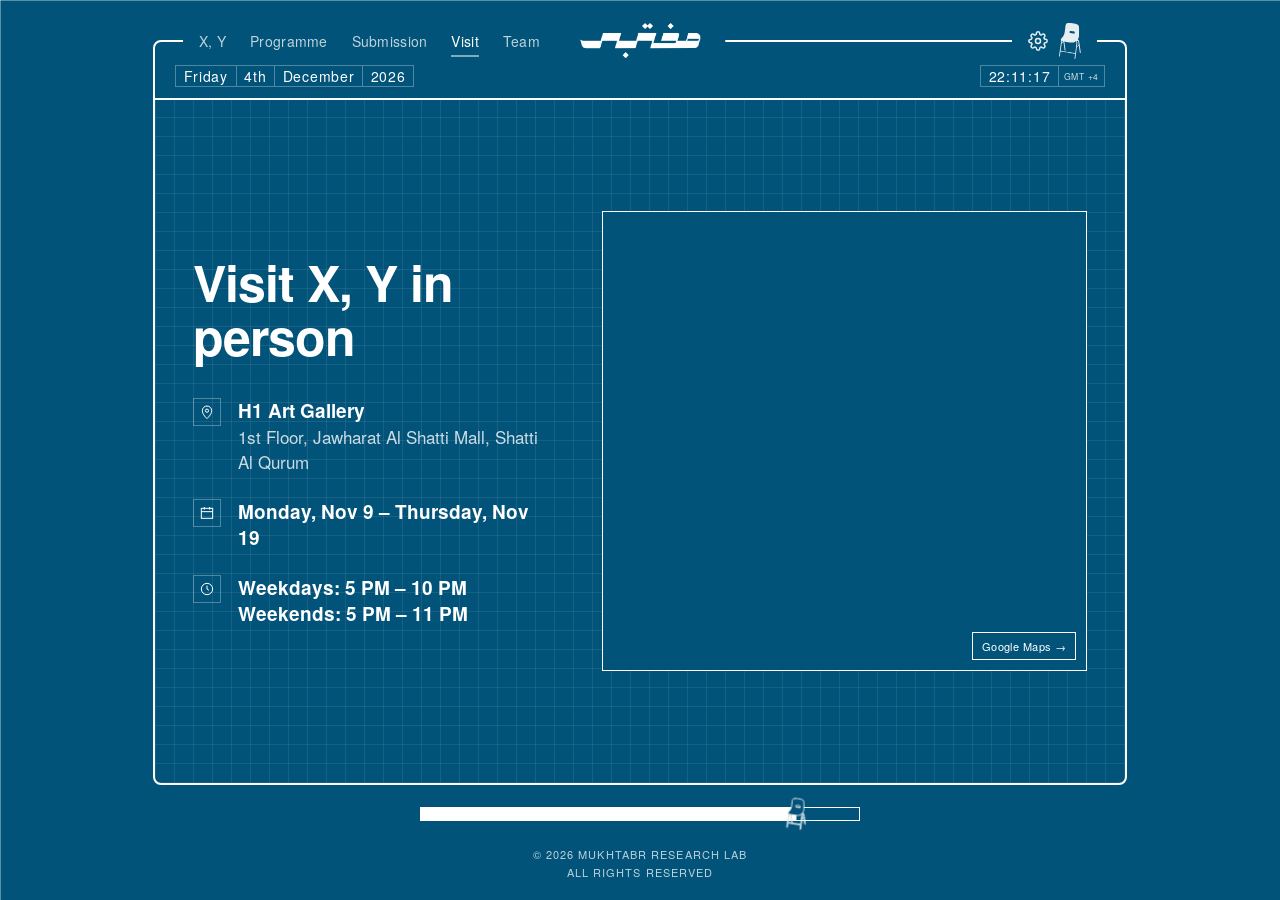
<file: visit/index.html>
<!doctype html>
<html lang="en" dir="ltr" data-theme="blue" data-nav="left">
<head>
<meta charset="utf-8">
<meta name="viewport" content="width=device-width,initial-scale=1,viewport-fit=cover">
<title>Visit — X, Y Cartograph</title>
<meta name="description" content="H1 Art Gallery, Jawharat Al Shatti Mall, Shatti Al Qurum. Monday Nov 9 to Thursday Nov 19, 5PM to 10PM weekdays, 5PM to 11PM weekends.">
<link rel="canonical" href="https://mukhtabr.com/visit/">
<meta property="og:type" content="website">
<meta property="og:title" content="Visit — X, Y Cartograph">
<meta property="og:description" content="H1 Art Gallery, Jawharat Al Shatti Mall, Shatti Al Qurum. Monday Nov 9 to Thursday Nov 19, 5PM to 10PM weekdays, 5PM to 11PM weekends.">
<meta property="og:url" content="https://mukhtabr.com/visit/">
<script>try{var d=document.documentElement,t=localStorage.getItem('mk-theme');if(t)d.dataset.theme=t;var l=localStorage.getItem('mk-lang');if(l){var r=['ar','ur','fa'].indexOf(l)>=0;d.lang=l;d.dir=r?'rtl':'ltr';d.dataset.script=r?'ar':(l==='hi'?'hi':'lat');}var z=localStorage.getItem('mk-size');if(z)d.style.setProperty('--ts',z);if(localStorage.getItem('mk-cur')==='off')d.dataset.cursor='off'}catch(e){}</script>
<link rel="stylesheet" href="../site.css?v=1794642398">
<link rel="icon" href="../favicon.ico" sizes="48x48">
<link rel="icon" type="image/png" sizes="32x32" href="../icon-32.png">
<link rel="icon" type="image/png" sizes="192x192" href="../icon-192.png">
<link rel="apple-touch-icon" href="../apple-touch-icon.png">
</head>
<body>
<div id="frame"></div>
<div id="outer" aria-hidden="true"></div>
<div id="hdr">
  <div id="cut" aria-hidden="true"></div>
  <nav id="nav" aria-label="Main"><a href="../" data-en="X, Y" data-ar="X, Y">X, Y</a><a href="../programme/" data-en="Programme" data-ar="البرنامج">Programme</a><a href="../submission/" data-en="Submission" data-ar="المشاركة">Submission</a><a href="../visit/" data-en="Visit" data-ar="الموقع" aria-current="page">Visit</a><a href="../team/" data-en="Team" data-ar="مختبر">Team</a></nav>
  <a id="brand" href="../" aria-label="Mukhtabr — home"></a>
  <div id="tools">
    
    <button id="sbtn" type="button" aria-haspopup="true" aria-expanded="false" aria-controls="menu" aria-label="Settings" title="Settings"><svg class="cogi" viewBox="0 0 24 24" aria-hidden="true" focusable="false"><circle cx="12" cy="12" r="3"/><path d="M19.4 15a1.65 1.65 0 0 0 .33 1.82l.06.06a2 2 0 0 1 0 2.83 2 2 0 0 1-2.83 0l-.06-.06a1.65 1.65 0 0 0-1.82-.33 1.65 1.65 0 0 0-1 1.51V21a2 2 0 0 1-2 2 2 2 0 0 1-2-2v-.09A1.65 1.65 0 0 0 9 19.4a1.65 1.65 0 0 0-1.82.33l-.06.06a2 2 0 0 1-2.83 0 2 2 0 0 1 0-2.83l.06-.06a1.65 1.65 0 0 0 .33-1.82 1.65 1.65 0 0 0-1.51-1H3a2 2 0 0 1-2-2 2 2 0 0 1 2-2h.09A1.65 1.65 0 0 0 4.6 9a1.65 1.65 0 0 0-.33-1.82l-.06-.06a2 2 0 0 1 0-2.83 2 2 0 0 1 2.83 0l.06.06a1.65 1.65 0 0 0 1.82.33H9a1.65 1.65 0 0 0 1-1.51V3a2 2 0 0 1 2-2 2 2 0 0 1 2 2v.09a1.65 1.65 0 0 0 1 1.51 1.65 1.65 0 0 0 1.82-.33l.06-.06a2 2 0 0 1 2.83 0 2 2 0 0 1 0 2.83l-.06.06a1.65 1.65 0 0 0-.33 1.82V9a1.65 1.65 0 0 0 1.51 1H21a2 2 0 0 1 2 2 2 2 0 0 1-2 2h-.09a1.65 1.65 0 0 0-1.51 1z"/></svg><svg viewBox="0 0 604.9 1000" aria-hidden="true" focusable="false"><path d="M440.7 999.4C432.7 998.5 430.2 996.9 430.2 992.5C430.2 988.9 441.8 897.7 447.2 858.6C447.4 856.7 447.3 855.9 446.7 855.4C445.6 854.5 365.4 841.4 292.2 830.3C262 825.6 218.6 818.9 195.6 815.2C134.9 805.5 46.8 791.9 44.7 791.9C43.3 791.9 42.8 792.1 42.6 793.1C41.6 797.2 34 847.8 30.6 872.3C26.2 904.7 23.1 925.2 22.3 928.3C21 932.7 17.2 933.5 8.1 931.2C0.9 929.5 -0.4 927.8 0.3 921.1C1 913.3 14.4 818.9 42.6 622.7L61.3 492.8L59.9 491.7C53.8 486.5 49.5 474.8 50.3 465.4C51.7 450.3 56.5 442.2 82.3 411.5C124 362.1 132.6 348.5 144.2 313.9C155.9 279.2 162.7 237.3 174.2 129.5C180 75 182.4 60.4 188.3 45C198.1 19.3 214.9 6 242.3 2C269.1 -1.8 326.3 0.2 372.6 6.7C437.3 15.7 484.8 28.4 514.9 44.5C538.6 57.3 552.1 77.7 555.9 106.4C558.5 126 557.7 304.8 554.8 367.3C553.7 390.4 551 399.5 542.2 409.2C536.7 415.3 535.4 419 534.5 430.7C533.8 439.6 531.7 443.8 524.6 451.1L520.8 455L525.4 458C536.4 464.9 547.2 477.2 552.3 488.3C556.3 497 558.2 505.8 562 533.2C564.8 552.7 569.9 579.5 571.8 584.6C573.1 587.9 573.2 588.8 572.8 591C572.3 593.5 582.3 664.5 600.1 784.9C605.1 818.7 605.3 821.2 604.1 825.4C601 836.3 584.7 835.2 580.4 823.8C578.9 819.6 577.4 810.4 569.8 756.8C560.1 688.1 550.6 623.3 550.2 622.9C550.1 622.9 542.9 631.5 534.1 642.1C511.5 669.5 511.5 669.5 500.2 672.8C498 673.5 495.8 674.3 495.4 674.7C494.7 675.4 491.9 694.5 490.2 710.1C488 732.1 480.6 789.8 475.8 823.9C470.4 861.6 463.5 913.5 457.7 959.4C455.7 975.2 453.7 989.9 453.2 992.2C451.5 1000.1 450.8 1000.5 440.7 999.4ZM450.6 831.7C451.4 830.1 456.2 798.2 460.2 768.8C464.3 738.9 468.5 702.6 473.8 651.1C476.4 626.1 480 595.5 481.7 582.9C486 551.3 486 544.7 481.5 531.4C478.4 522.2 471.4 512.4 464.2 507.4L461.9 505.8L452.7 513.9C428.5 535.1 416 541.3 390.7 544.4C386.6 544.8 377.7 545 362.3 545C317.2 544.7 281 540.3 205.1 525.6C157.8 516.5 148 514.8 148 515.5C148 515.6 149.3 523.3 150.8 532.6C155.6 562.3 160.5 599.5 165.3 643.9C165.9 649.8 168.1 664.1 170 675.6C172 687 174.4 702.8 175.3 710.6C176.2 718.4 177.6 727.9 178.3 731.8C181 745.5 181.3 755 179.3 760.2C177.2 765.5 166.5 767.3 160.6 763.4C156.3 760.6 154.3 751.8 150.2 718.1C144.9 673.7 140.5 642.8 131.9 586.8C129.5 571.2 126.6 551 125.4 541.9C123.8 529.2 123.1 525.3 122.6 525.3C121.7 525.3 110.1 536.3 88.1 558L74 571.8L60.4 669.4C52.9 723.2 46.6 767.5 46.5 768.1C46.4 768.6 46.6 769.4 46.9 769.9C47.6 770.8 440.9 832.9 446.9 833C449.7 833 450.1 832.9 450.6 831.7ZM501.5 656.6C504.2 655.9 503.1 657.1 521.4 634.7C540.3 611.4 547.6 601.8 547.6 600.1C547.6 598.3 544.2 576.9 537.6 537.9C533 510.1 532 505 531 504C530 503.1 528.7 502.8 523.5 502.4C520.1 502.1 515.1 501.4 512.5 500.8C506.9 499.5 487.3 496.3 487 496.7C486.9 496.8 488 498.2 489.4 499.8C495 506.1 500.7 515.6 504.1 524.8C510.2 541 510.2 552.3 504.2 593.8C502.1 608.4 498 643 497.2 652.6C496.8 657.8 496.9 657.9 501.5 656.6ZM82.2 541.7C86.6 538 105.3 520.8 107.6 518.2C109.5 516.1 115.6 511.7 118.1 510.6L119.8 509.9L118.2 509.5C116.4 509.1 88.1 504.2 85.4 503.8L83.6 503.5L83 508.7C81.7 518.1 78.5 541.1 78.1 543C77.7 545.3 77.7 545.3 82.2 541.7ZM516.4 480.6C516.4 479.7 502 470.8 500.7 470.8C499.7 470.8 493.3 476.7 493.7 477.2C494.4 477.9 516.4 481.2 516.4 480.6ZM438 293.8C439.4 293.1 440.7 290.4 440.7 288.4C440.7 284.8 435.6 255.6 434.3 251.7C429.7 237.8 424.9 235.6 386.5 229.3C332.2 220.4 313.7 218.3 306.4 220.4C301.3 221.8 297.1 228 292.7 240.7C286.4 259 286.8 267.1 294.4 271C299.7 273.7 314.2 276.2 403.5 289.9C434.6 294.7 436 294.9 438 293.8ZM279.8 0.7C276.5 0.6 271.1 0.6 267.8 0.7C264.5 0.8 267.2 0.9 273.8 0.9C280.4 0.9 283.1 0.8 279.8 0.7Z" fill-rule="evenodd"/></svg></button>
  </div>
  <div id="menu" role="dialog" aria-label="Settings" hidden>
    <div class="mh"><b data-en="Settings" data-ar="الإعدادات">Settings</b><button id="mx" type="button" aria-label="Close">×</button></div>
    <div class="msec"><div class="ml" data-en="Language" data-ar="اللغة">Language</div><div id="llist"></div></div>
    <div class="msec"><div class="ml" data-en="Theme" data-ar="المظهر">Theme</div><div id="tsq"><button type="button" data-t="white"><i></i><span data-en="Light" data-ar="فاتح">Light</span></button><button type="button" data-t="blue"><i></i><span data-en="Standard" data-ar="قياسي">Standard</span></button><button type="button" data-t="black"><i></i><span data-en="Dark" data-ar="داكن">Dark</span></button></div></div>
    <div class="msec"><div class="ml" data-en="Text size" data-ar="حجم الخط">Text size</div><div id="ts"><button type="button" data-s="0.9" style="font-size:12px">A</button><button type="button" data-s="1" style="font-size:16px">A</button><button type="button" data-s="1.2" style="font-size:21px">A</button></div></div>
    <div class="msec"><div class="ml" data-en="Pointer effects" data-ar="تأثيرات المؤشر">Pointer effects</div><div class="sw" id="cur"><button type="button" data-c="on" data-en="On" data-ar="تشغيل">On</button><button type="button" data-c="off" data-en="Off" data-ar="إيقاف">Off</button></div><div class="mn" data-en="Chair pointer and coordinates" data-ar="مؤشر الكرسي والإحداثيات">Chair pointer and coordinates</div></div>
    <button class="sq" id="mreset" type="button" data-en="Reset to defaults" data-ar="إعادة الضبط">Reset to defaults</button>
  </div>
  <div class="win" id="date" aria-label="Date"></div>
  <div class="win" id="clock" aria-label="Time"><span class="cell" id="hms">00:00:00</span><small class="cell" data-nobi data-en="GMT +4" data-ar="غرينتش +4">GMT +4</small></div>
</div>

<main id="stage" style="position:fixed;inset:0">
<section class="panel" id="p0" data-id="home" hidden>
    <div id="hero">
            <div id="wm" class="l" data-k="0.5"><div id="xy"><span>X</span><span class="c">,</span><span>Y</span></div><span id="cg" data-nobi data-en="CARTOGRAPH" data-ar="كارتوجراف">CARTOGRAPH</span><span id="cg3" data-nobi data-en="A PARTICIPATORY MAPPING PROGRAMME" data-ar="برنامج تشاركي لرسم الخرائط">A PARTICIPATORY MAPPING PROGRAMME</span></div>
    </div>
  </section>
<section class="panel" id="p7" data-id="programme" hidden><div class="col wide brief pagetext"><div class="l" data-k="0.6"><h3 data-en="X, Y Cartograph" data-ar="كارتوجراف X, Y"></h3><p data-en="(X, Y) axes on a graph always define absolute values. What happens when we try to plot an unrestricted map that lives beyond numbered coordinates? Can we perceive, experience, and recall places without physical borders? Moving beyond conventional mapping techniques, this programme invites participants to reconsider places not as geographical borders, but as personal and collective records of memory, emotion, movement, stories, and relationships with space. People instinctively identify spaces relative to their individual perspectives. It is not always an objective calculation of physical position. There is no right or wrong way to map your home, neighbourhood, town, city or country." data-ar="المحوران (X, Y) في الرسم البياني يحدّدان دائمًا قيمًا مطلقة. فماذا يحدث حين نحاول رسم خريطة بلا قيود تعيش خارج الإحداثيات المرقّمة؟ هل نستطيع أن ندرك الأماكن ونعيشها ونتذكّرها دون حدود مادية؟ بتجاوز تقنيات الرسم الخرائطي التقليدية، يدعو هذا البرنامج المشاركين إلى إعادة النظر في الأماكن لا بوصفها حدودًا جغرافية، بل بوصفها سجلّات شخصية وجماعية للذاكرة والعاطفة والحركة والحكايات والعلاقات مع المكان. يحدّد الناس الأماكن بالفطرة نسبةً إلى منظورهم الفردي، وهذا ليس دائمًا حسابًا موضوعيًا للموقع المادي. لا توجد طريقة صحيحة أو خاطئة لرسم خريطة بيتك أو حيّك أو بلدتك أو مدينتك أو بلدك."></p><p data-en="This programme invites you to join a public mapping process. Share your perspective through a map of your own, shaped by how you understand, perceive and experience a place, and free from the standards and conventions of traditional maps." data-ar="يدعوك هذا البرنامج إلى المشاركة في عملية رسم خرائط عامة. شارك منظورك من خلال خريطة خاصة بك، تتشكّل من طريقة فهمك للمكان وإدراكك له وتجربتك فيه، وتتحرر من معايير الخرائط التقليدية وأعرافها."></p></div></div></section>
<section class="panel" id="p2" data-id="how" hidden><div class="col">
    <div class="mapico l" data-k="0.4" aria-hidden="true"><svg viewBox="-65 -53 130 77" aria-hidden="true" focusable="false"><path class="mp-a" d="M-43.5 -13.8 L-22.1 -18.6 L-30.1 13.0 L-58.8 18.7Z"/><path class="mp-b" d="M-22.1 -18.6 L0.0 -13.8 L0.0 18.7 L-30.1 13.0Z"/><path class="mp-a" d="M0.0 -13.8 L22.1 -18.6 L30.1 13.0 L0.0 18.7Z"/><path class="mp-b" d="M22.1 -18.6 L43.5 -13.8 L58.8 18.7 L30.1 13.0Z"/><path class="mp-r" d="M-47.9 -4.6 L-45.5 -5.1 L-43.2 -5.6 L-40.9 -6.1 L-38.6 -6.6 L-36.2 -7.1 L-33.9 -7.6 L-31.5 -8.1 L-29.1 -8.6 L-26.7 -9.1 L-24.4 -9.6 L-21.9 -9.1 L-19.4 -8.6 L-17.0 -8.1 L-14.5 -7.6 L-12.1 -7.1 L-9.6 -6.6 L-7.2 -6.1 L-4.8 -5.6 L-2.4 -5.1 L0.0 -4.6 L2.4 -5.1 L4.8 -5.6 L7.2 -6.1 L9.6 -6.6 L12.1 -7.1 L14.5 -7.6 L17.0 -8.1 L19.4 -8.6 L21.9 -9.1 L24.4 -9.6 L26.7 -9.1 L29.1 -8.6 L31.5 -8.1 L33.9 -7.6 L36.2 -7.1 L38.6 -6.6 L40.9 -6.1 L43.2 -5.6 L45.5 -5.1 L47.9 -4.6"/><path class="mp-r" d="M-53.2 6.8 L-50.6 6.2 L-48.1 5.7 L-45.5 5.2 L-42.9 4.6 L-40.3 4.1 L-37.7 3.6 L-35.1 3.0 L-32.4 2.5 L-29.8 1.9 L-27.1 1.4 L-24.4 1.9 L-21.6 2.5 L-18.9 3.0 L-16.1 3.6 L-13.4 4.1 L-10.7 4.6 L-8.0 5.2 L-5.3 5.7 L-2.7 6.2 L0.0 6.8 L2.7 6.2 L5.3 5.7 L8.0 5.2 L10.7 4.6 L13.4 4.1 L16.1 3.6 L18.9 3.0 L21.6 2.5 L24.4 1.9 L27.1 1.4 L29.8 1.9 L32.4 2.5 L35.1 3.0 L37.7 3.6 L40.3 4.1 L42.9 4.6 L45.5 5.2 L48.1 5.7 L50.6 6.2 L53.2 6.8"/><path class="mp-f" d="M-22.1 -18.6 L-30.1 13.0"/><path class="mp-f" d="M0.0 -13.8 L0.0 18.7"/><path class="mp-f" d="M22.1 -18.6 L30.1 13.0"/><path class="mp-o" d="M-43.5 -13.8 L-22.1 -18.6 L0.0 -13.8 L22.1 -18.6 L43.5 -13.8 L58.8 18.7 L30.1 13.0 L0.0 18.7 L-30.1 13.0 L-58.8 18.7Z"/><g class="pin"><ellipse class="psh" cx="0" cy="0" rx="4.4" ry="1.5"/><g class="pst"><line x1="0" y1="0" x2="0" y2="-24"/><circle cx="0" cy="-26.5" r="4.6"/></g></g><g class="pin"><ellipse class="psh" cx="0" cy="0" rx="4.4" ry="1.5"/><g class="pst"><line x1="0" y1="0" x2="0" y2="-24"/><circle cx="0" cy="-26.5" r="4.6"/></g></g></svg></div>
    <ol class="steps l" data-k="0.45">
      <li class="step"><span class="num lat">1</span><div class="b"><h3 data-en="Think of a Place" data-ar="فكّر في مكان">Think of a Place</h3><p data-en="Start with places that interest you or hold meaning to you." data-ar="ابدأ بأماكن تثير اهتمامك أو لها معنى عندك.">Start with places that interest you or hold meaning to you.</p></div></li>
      <li class="step"><span class="num lat">2</span><div class="b"><h3 data-en="Map It Your Way" data-ar="ارسم خريطتك بطريقتك">Map It Your Way</h3><p data-en="Explore and interpret the place through your own eyes and perspective." data-ar="استكشف المكان وفسّره بعينيك ومن منظورك الخاص.">Explore and interpret the place through your own eyes and perspective.</p></div></li>
      <li class="step"><span class="num lat">3</span><div class="b"><h3 data-en="Submit Your Map" data-ar="أرسل خريطتك">Submit Your Map</h3><p data-en="Share your personal representation of the place with your map." data-ar="شارك تمثيلك الشخصي للمكان من خلال خريطتك.">Share your personal representation of the place with your map.</p></div></li>
    </ol>
    <p class="hint l" data-k="0.9" data-en="There are no rules to follow and nothing has to be technically correct. Include whatever you want, leave out whatever you like, and think outside the box." data-ar="لا توجد قواعد يجب اتباعها، ولا يلزم أن يكون أي شيء صحيحًا من الناحية التقنية. أضف ما تشاء واحذف ما تشاء، وفكّر خارج الصندوق.">There are no rules to follow and nothing has to be technically correct. Include whatever you want, leave out whatever you like, and think outside the box.</p>
  </div></section>
<section class="panel" id="p3" data-id="print" hidden><div class="col wide" id="fmt">
    <div id="fmtmain">
      <div class="big l" data-k="0.35" data-en="Choose your Format" data-ar="اختر صيغتك">Choose your Format</div>
      <ul class="lay l" data-k="0.7">
        <li><div><b data-en="Grids" data-ar="شبكات">Grids</b><span class="s" data-en="1–5 · 1/2 in, 1/4 in, 2 mm, 5 mm, 10 mm" data-ar="1–5 · نصف بوصة، ربع بوصة، 2 مم، 5 مم، 10 مم">1–5 · 1/2 in, 1/4 in, 2 mm, 5 mm, 10 mm</span></div><div class="acts"><button class="sq" type="button" data-open="grids" data-en="Select grid" data-ar="اختر شبكة">Select grid</button></div></li>
        <li><div><b data-en="Maps" data-ar="خرائط">Maps</b><span class="s" data-en="6–22 · Oman, governorates and Muscat wilayats" data-ar="6–22 · عُمان والمحافظات وولايات مسقط">6–22 · Oman, governorates and Muscat wilayats</span></div><div class="acts"><button class="sq" type="button" data-open="maps" data-en="Select map" data-ar="اختر خريطة">Select map</button></div></li>
        <li><div><b data-en="General Submissions" data-ar="مشاركات عامة">General Submissions</b><span class="s" data-en="23 · Blank page" data-ar="23 · صفحة فارغة">23 · Blank page</span></div><div class="acts"><a class="sq" data-f="gen23" href="#" download data-en="Download" data-ar="تنزيل">Download</a></div></li>
      </ul>
      <div class="noterow l" data-k="0.9">
        <p class="txt" data-en="All forms of submission are welcome, including photographs, audio recordings, drawings, sketches, and other creative interpretations." data-ar="نرحّب بجميع أشكال المشاركة، بما في ذلك الصور الفوتوغرافية والتسجيلات الصوتية والرسومات والمخططات التمهيدية وغيرها من التفسيرات الإبداعية.">All forms of submission are welcome, including photographs, audio recordings, drawings, sketches, and other creative interpretations.</p>
        <button type="button" class="hintbtn" id="hintbtn" aria-haspopup="dialog" aria-expanded="false" aria-controls="hintbox" title="Need ideas?"><span class="orb"><svg class="globe" viewBox="-50 -50 100 100" aria-hidden="true" focusable="false"><circle class="gl-o" r="48"/><path class="gl-g" d="M11.5,-46.5L5.5,-47L0,-45.5M2,-48L0,-45.5M-6,-47.5L-3,-47.5L0,-45.5M-17.5,-44.5L-9,-46.5L0,-45.5M-43.5,-20L-36.5,-31L-26,-39L-13.5,-44.5L0,-45.5M-29,38L-35.5,32L-40.5,24L-43.5,15L-44.5,5.5L-43.5,-3.5L-41,-12.5L-37,-20.5L-31.5,-28.5L-24.5,-35L-17,-40L-8.5,-43.5L0,-45.5M-11.5,46.5L-18.5,42.5L-24.5,35L-28.5,24.5L-29.5,11.5L-27.5,-6.5L-21,-24L-16.5,-31.5L-11.5,-37.5L-6,-42.5L0,-45.5M-2,48L-4,45.5L-5.5,38.5L-6.5,28L-6.5,14.5L-6,-4L-4.5,-22L-2.5,-36.5L0,-45.5M6,47.5L11,44.5L14.5,37.5L17,27L18,14L16.5,-5L12.5,-22.5L7,-37L0,-45.5M17.5,44.5L26,39.5L32.5,31.5L36.5,21L38,9L37,0L35,-9L31.5,-18L26.5,-26L21,-33L14.5,-38.5L7.5,-43L0,-45.5M43.5,20L46.5,11L47.5,2L46.5,-7L44,-15.5L39.5,-23.5L33.5,-31L26.5,-37L18,-41.5L9.5,-44.5L0,-45.5M29,-38L22.5,-42L15.5,-44.5L8,-46L0,-45.5M-20,43.5L-20,43.5L-19,44L-18.5,44.5L-18,44.5L-17,44.5L-16.5,45L-15.5,45L-15,45.5L-14,45.5L-13,46L-12,46L-11.5,46L-10.5,46L-9.5,46.5L-8.5,46.5L-7.5,46.5L-6.5,46.5L-5.5,47L-4.5,47L-3.5,47L-2.5,47L-1.5,47L0,47L1,47L2,47L3,47L4,47L5,47L6,46.5L7,46.5L8,46.5L9,46.5L10,46.5L11,46L12,46L12.5,46L13.5,45.5L14.5,45.5L15.5,45.5L16,45L17,45L17.5,44.5L18.5,44.5L19,44L19.5,44L20,43.5M-41,25L-40.5,25.5L-40,26L-40,26.5L-39,27L-38.5,27.5L-38,28L-37,28.5L-36,29L-35.5,29.5L-34.5,30L-33,30.5L-32,31L-31,31.5L-29.5,32L-28.5,32L-27,32.5L-25.5,33L-24,33.5L-22.5,33.5L-21,34L-19.5,34L-18,34.5L-16,34.5L-14.5,35L-13,35L-11,35L-9.5,35.5L-7.5,35.5L-6,35.5L-4,35.5L-2,35.5L-0.5,35.5L1.5,35.5L3.5,35.5L5,35.5L7,35.5L8.5,35.5L10.5,35.5L12,35L14,35L15.5,34.5L17,34.5L19,34.5L20.5,34L22,33.5L23.5,33.5L25,33L26.5,32.5L28,32.5L29,32L30.5,31.5L31.5,31L33,30.5L34,30.5L35,30L36,29.5L36.5,29L37.5,28.5L38.5,28L39,27.5L39.5,27L40,26.5L40.5,25.5L41,25M-48,0L-48,0.5L-48,1L-47.5,2L-47.5,2.5L-47,3L-46.5,3.5L-46,4.5L-45,5L-44.5,5.5L-43.5,6L-43,6.5L-42,7.5L-40.5,8L-39.5,8.5L-38.5,9L-37,9.5L-35.5,10L-34,10.5L-32.5,11L-31,11.5L-29.5,11.5L-28,12L-26,12.5L-24.5,13L-22.5,13L-20.5,13.5L-19,13.5L-17,14L-15,14L-13,14.5L-11,14.5L-8.5,14.5L-6.5,14.5L-4.5,15L-2.5,15L-0.5,15L1.5,15L4,15L6,14.5L8,14.5L10,14.5L12,14.5L14,14L16,14L18,14L20,13.5L22,13L23.5,13L25.5,12.5L27,12L29,12L30.5,11.5L32,11L33.5,10.5L35,10L36.5,9.5L38,9L39,8.5L40.5,8L41.5,7.5L42.5,7L43.5,6.5L44,6L45,5L45.5,4.5L46.5,4L47,3.5L47,2.5L47.5,2L48,1.5L48,1L48,0L48,0M-41,-25L-41,-25L-41,-24.5L-41.5,-24L-41.5,-23.5L-41.5,-23L-41.5,-22.5L-41.5,-22L-41.5,-21.5L-41,-20.5L-40.5,-20L-40,-19.5L-40,-19L-39,-18.5L-38.5,-18L-38,-17.5L-37,-17L-36,-16.5L-35.5,-16L-34.5,-15.5L-33,-15L-32,-14.5L-31,-14L-29.5,-14L-28.5,-13.5L-27,-13L-25.5,-12.5L-24,-12.5L-22.5,-12L-21,-12L-19.5,-11.5L-18,-11L-16,-11L-14.5,-11L-13,-10.5L-11,-10.5L-9.5,-10.5L-7.5,-10L-6,-10L-4,-10L-2,-10L-0.5,-10L1.5,-10L3.5,-10L5,-10L7,-10L8.5,-10.5L10.5,-10.5L12,-10.5L14,-10.5L15.5,-11L17,-11L19,-11.5L20.5,-11.5L22,-12L23.5,-12L25,-12.5L26.5,-13L28,-13.5L29,-13.5L30.5,-14L31.5,-14.5L33,-15L34,-15.5L35,-16L36,-16.5L36.5,-17L37.5,-17.5L38.5,-18L39,-18.5L39.5,-19L40,-19.5L40.5,-20L41,-20.5L41,-21L41.5,-21.5L41.5,-22L41.5,-22.5L41.5,-23.5L41.5,-24L41.5,-24.5L41,-25L41,-25M-20,-43.5L-20,-43.5L-20.5,-43.5L-21,-43L-21.5,-42.5L-22,-42.5L-22.5,-42L-23,-42L-23,-41.5L-23.5,-41L-23.5,-41L-24,-40.5L-24,-40L-24,-40L-24,-39.5L-24,-39.5L-24,-39L-24,-38.5L-23.5,-38.5L-23.5,-38L-23,-37.5L-23,-37.5L-22.5,-37L-22.5,-37L-22,-36.5L-21.5,-36L-21,-36L-20.5,-35.5L-20,-35.5L-19,-35L-18.5,-35L-18,-34.5L-17,-34.5L-16.5,-34L-15.5,-34L-15,-33.5L-14,-33.5L-13,-33.5L-12,-33L-11.5,-33L-10.5,-33L-9.5,-32.5L-8.5,-32.5L-7.5,-32.5L-6.5,-32.5L-5.5,-32.5L-4.5,-32L-3.5,-32L-2.5,-32L-1.5,-32L0,-32L1,-32L2,-32L3,-32L4,-32L5,-32.5L6,-32.5L7,-32.5L8,-32.5L9,-32.5L10,-33L11,-33L12,-33L12.5,-33L13.5,-33.5L14.5,-33.5L15.5,-34L16,-34L17,-34L17.5,-34.5L18.5,-34.5L19,-35L19.5,-35L20,-35.5L20.5,-36L21,-36L21.5,-36.5L22,-36.5L22.5,-37L23,-37L23,-37.5L23.5,-38L23.5,-38L24,-38.5L24,-39L24,-39L24,-39.5L24,-40L24,-40L24,-40.5L23.5,-41L23.5,-41L23,-41.5L23,-41.5L22.5,-42L22.5,-42.5L22,-42.5L21.5,-43L21,-43L20.5,-43.5L20,-43.5"/><path class="gl-l" d="M-7,47.5L-7,47.5L-5.5,47.5L-4.5,48L-4,48L-2.5,48L-1.5,48L-1.5,48L0,48L0.5,48L2.5,48L4,47.5L5,47.5L6,47.5L6.5,47.5L7.5,47.5L8,47.5L9.5,47L9,47L9,47L7,47.5L5.5,47.5L4,48L2,48L0.5,48L-1,48L-3,48L-4.5,48L-6,47.5ZM16.5,43L16,43L16.5,42.5L17,42.5ZM9.5,25L10,26L7,32.5L5.5,33L4.5,32.5L4,31L5,29.5L5,27.5L5,27L6.5,26.5L8,25.5L9,24ZM38.5,28.5L38.5,28.5L39.5,27L40.5,25.5L41,24.5L42.5,22.5L43.5,20L45,17L45,16.5L45,16.5L44.5,18L44,19.5L43,21L42.5,22.5L41.5,24L41,25.5L40,27L39,28ZM47,8.5L47,9L47,9L47.5,8.5L47.5,7.5L47.5,7.5L47.5,7.5ZM47,9L47,9L46.5,10ZM47.5,7.5L47.5,8L47,9ZM45,10.5L45.5,9.5L46,9.5L46,10L46.5,10L46,10.5L45,11L44,11L44.5,10ZM48,-0.5L48,0.5L47.5,2L47.5,3L48,1.5L47.5,3L47.5,4L47.5,5.5L47.5,5.5L47.5,4.5L47.5,6.5L47,6.5L47.5,5L47.5,4.5L47.5,1.5L47.5,1L48,0.5ZM48,0.5L48,-0.5L48,-1.5L48,-1.5L48,-1.5ZM44,10L44,10.5L43,9.5L42,6L40.5,4L40,3.5L41,3.5L42.5,5L43,5L44,6L44,7.5L44.5,8ZM47,1L47.5,1.5L47,2L47,3.5L47,4L47,6L46.5,6.5L46.5,6.5L46,7L45.5,7L45.5,6L45.5,5L45.5,3.5L45.5,3L46,3L46,2L46.5,1.5L46.5,0L47,-2.5L47,-2L47,-2L47,0ZM47.5,-6.5L47.5,-4L47.5,-4L47.5,-5L47.5,-4L47.5,-5L47.5,-5.5L47.5,-7ZM32.5,6L32,6L31.5,4.5L31.5,3L33,4.5ZM47,-7L47,-6L47,-6.5L47,-7.5L47,-8ZM46.5,-8L47,-8L47,-6.5ZM47,-9L47,-7L47,-9ZM45,-13L45.5,-12L46,-11L46,-9.5L46.5,-10L46.5,-9L46.5,-9.5L46,-9L46,-10L45,-12.5ZM43.5,-10.5L43,-10L42.5,-11L43,-11.5ZM44,-16L44,-15.5L43.5,-16.5L43,-18L43.5,-18ZM39.5,-27L40,-26L39.5,-26.5ZM-2.5,-14.5L-3.5,-13.5L-4,-14ZM-9.5,-15L-8,-14.5L-9,-14.5ZM-14.5,-17.5L-15,-16.5L-16.5,-17.5L-16,-17.5ZM-17.5,-20.5L-17.5,-18.5L-18.5,-19L-18,-20ZM37.5,-30L38.5,-29L39,-28L39.5,-27L39,-27.5L40,-26L40,-26L41,-24.5L40,-25.5L39,-27.5L38.5,-28L37.5,-29.5L38,-29.5L37,-30.5L35.5,-32.5L35,-32.5L36,-31.5ZM33,-34.5L32.5,-35L33.5,-34.5L33.5,-34L34.5,-33.5L34.5,-33.5L35,-33L35,-32.5L34,-33.5L34,-34L32.5,-35ZM-30.5,-36L-31,-35.5L-31.5,-35L-32.5,-34L-33,-33.5L-33,-33.5L-32,-34L-32,-35L-30,-36.5ZM29,-38L30,-37L30,-37L31,-36.5L31.5,-36L32.5,-35.5L30.5,-36.5L29.5,-37.5L28,-38.5L27.5,-39ZM-20.5,-29.5L-21.5,-29.5L-22,-29.5L-21.5,-30.5L-21,-31L-19.5,-31.5L-19,-31ZM-16.5,-33L-17.5,-32.5L-16.5,-32.5L-17.5,-31.5L-17.5,-31.5L-17.5,-30.5L-17.5,-29.5L-17,-29L-18.5,-28L-21.5,-28L-20,-28.5L-20.5,-29.5L-19.5,-29.5L-19.5,-30L-19,-30L-18.5,-31L-19,-31.5L-18.5,-32.5L-17,-33.5ZM-16.5,-45L-18.5,-44L-19,-44L-18,-44.5L-18,-44.5L-17.5,-44.5L-16.5,-45ZM-15,-38L-16,-37.5L-16.5,-37.5L-18,-37L-18.5,-38L-18,-38L-18,-38.5L-17.5,-38.5L-17.5,-38.5L-16.5,-39L-17,-38.5L-16,-38.5L-16,-38.5ZM7,-19L7.5,-18.5L7,-17.5L7.5,-16.5L8.5,-16L10.5,-16L10,-17.5L9.5,-18.5L9.5,-19L10.5,-19L9.5,-20L8,-20.5L7.5,-21.5L8,-22.5L9,-22.5L8.5,-23.5L7.5,-23.5L5.5,-22.5L5,-21.5L6,-20.5ZM24.5,-41.5L24,-41.5L22.5,-42.5L22,-42.5L19.5,-44L19,-44L18,-44.5L20,-43.5L19.5,-44L20,-43.5L21.5,-42.5L22,-42.5L23,-42L22.5,-42.5L23,-42L23.5,-41.5L24,-41L27.5,-38.5L27.5,-38.5L28,-38.5L27.5,-39L28,-38.5L29.5,-37.5L31,-36L32.5,-35L34.5,-32.5L35,-32L35,-32L36,-30.5L36.5,-30L37,-29L38.5,-27.5L39.5,-26.5L39.5,-25.5L38,-27.5L37.5,-27.5L37,-28.5L36.5,-28.5L37,-27.5L36.5,-28.5L36,-28.5L37,-26.5L38,-26L37.5,-26.5L38,-26.5L38,-26L39,-24.5L39.5,-24L40.5,-22.5L41,-22L41.5,-21.5L43,-17L43.5,-15L43,-14L42.5,-12.5L42,-12.5L42,-11L42,-9.5L43,-8L43.5,-7.5L44,-6L44.5,-4.5L43.5,-1L43.5,-2L43,-2.5L42.5,-3.5L41.5,-3.5L41.5,-4L41.5,-1L42,1L43.5,2.5L43.5,4L44,5L43.5,5L43,4.5L42,1L41,0.5L41,-2L40,-5.5L39.5,-6L39,-4.5L38.5,-4.5L38,-6.5L36,-8.5L35.5,-9.5L35,-8.5L33.5,-7.5L33.5,-6.5L33,-5.5L32,-3L31,-2L31.5,0.5L31.5,2.5L30.5,5L29.5,4.5L28,1.5L27.5,0L27,-1L25.5,-5.5L24,-4.5L23,-5.5L23.5,-6L21.5,-6.5L20.5,-8L17.5,-7L14.5,-7L13.5,-8.5L12.5,-7.5L10,-8.5L8.5,-10.5L7,-10L8,-8.5L9,-7.5L9.5,-6.5L10,-7L10.5,-5.5L12,-5.5L13.5,-7.5L13.5,-6.5L14.5,-5.5L15.5,-5.5L16.5,-4.5L15.5,-1.5L13.5,0L11.5,1L11.5,1.5L9.5,2.5L8.5,3L4.5,4.5L3.5,1L2.5,-1.5L1,-3L1,-4L-2,-8.5L-2,-9.5L-3,-8L-4,-9L-3,-7L-2,-5L-2,-4.5L-1,-3.5L-0.5,-0.5L0.5,0L1,1.5L4.5,4.5L4,5L5,6L7,6L10.5,4.5L10.5,6L9.5,9L7,12.5L4.5,14.5L3,16L2,17L1,18.5L0.5,20L1,20L1,21.5L2,23L2,26L1,27.5L-0.5,28L-2.5,29.5L-2,31L-2.5,32.5L-4,33L-4,34.5L-5.5,36L-7,37L-8.5,37.5L-10.5,37.5L-12.5,37.5L-13.5,37L-14,36L-16.5,33L-18,30L-20,27L-20.5,26L-20,23.5L-19.5,22.5L-19.5,22L-20,20.5L-20,20L-21,17.5L-23.5,14L-22.5,10.5L-23.5,9L-25.5,9L-26.5,7.5L-28.5,7L-30.5,7.5L-32,7L-34,7L-35,6L-37,3L-37,2L-37.5,0L-38.5,-1L-38,-2.5L-38.5,-3.5L-37.5,-4.5L-36.5,-7.5L-36.5,-8.5L-35.5,-10.5L-35,-11L-34,-12L-32.5,-13L-32.5,-13L-30.5,-14L-30.5,-15L-29,-16.5L-28,-17L-27,-18L-25.5,-17L-23,-17.5L-20,-17.5L-19,-17L-18,-17.5L-18,-16.5L-18,-15L-18.5,-15L-18,-14L-15.5,-13L-15.5,-12L-13.5,-11L-12,-12.5L-6.5,-11L-5.5,-11.5L-3,-11L-2.5,-11L-1.5,-14L-1.5,-14.5L-2,-15.5L-3.5,-15L-5,-15.5L-5.5,-15L-7,-15.5L-7.5,-17L-7.5,-18L-7,-18.5L-6,-18.5L-5.5,-19L-4.5,-19L-3,-19.5L-2,-19.5L0,-18.5L2,-19L2,-20L-1,-22L0.5,-23.5L-1.5,-23L-1.5,-22.5L-1,-22L-2.5,-21.5L-3.5,-22L-2.5,-22.5L-4,-23L-5.5,-22L-6.5,-20L-6,-19L-7.5,-18.5L-7.5,-19L-9.5,-18.5L-9.5,-17.5L-9,-17L-10,-16.5L-10,-15.5L-11,-16L-11,-17L-11.5,-19L-11.5,-20L-13,-21.5L-13.5,-22.5L-14,-23.5L-14.5,-23L-15,-22L-13.5,-20L-12.5,-19L-13,-19L-13,-18.5L-14,-17L-14,-19L-15.5,-20L-16,-21.5L-16,-22L-16.5,-22.5L-18.5,-22L-19,-22.5L-20,-22.5L-20.5,-21.5L-22,-21L-23,-20L-23,-19.5L-25,-18L-26,-18.5L-26.5,-18L-27,-19L-28,-19.5L-27.5,-21L-26.5,-22L-26,-24L-25,-24L-22.5,-23L-21,-25L-21,-26L-21.5,-26.5L-21.5,-27L-20,-26.5L-19.5,-27L-18.5,-27.5L-18,-28L-16.5,-28L-16,-29L-14,-29.5L-13.5,-30.5L-13,-31.5L-12,-31.5L-12,-31L-13,-30L-13,-29L-12,-29.5L-11.5,-29L-9.5,-29.5L-9,-29L-8,-29.5L-7.5,-30.5L-7,-31L-6.5,-30.5L-6,-31.5L-6,-32L-5,-32L-4,-32L-3.5,-32L-4,-32.5L-6.5,-32.5L-6.5,-33L-6.5,-34L-5.5,-34.5L-4.5,-35.5L-5,-36L-5.5,-35.5L-6,-35L-7.5,-34L-8,-33.5L-8,-32.5L-9,-32L-10,-30L-10.5,-30.5L-11.5,-30L-11.5,-32L-11.5,-32.5L-12.5,-32L-13.5,-32.5L-12.5,-34.5L-9.5,-35.5L-7,-37L-5.5,-38L-4,-38L-3.5,-38.5L-2.5,-38.5L-2,-38L-2.5,-38L-2,-37.5L-1.5,-38L-1,-37.5L-0.5,-37.5L0.5,-36.5L1,-36L0,-35.5L-1.5,-36L-1,-35.5L-1,-35L-0.5,-34.5L-0.5,-35L0.5,-35L0.5,-35.5L1.5,-36L2,-35.5L2,-36L1.5,-37L2.5,-37L2.5,-36.5L3,-36L3,-36.5L4.5,-37.5L5,-37L6,-37.5L6,-37.5L6.5,-37.5L7,-37.5L6.5,-38L7,-38L9,-37.5L9,-38L8,-38.5L7.5,-39L7.5,-40L8,-40L8.5,-39.5L9,-39L9.5,-38.5L10.5,-38L10.5,-37L11,-37L11,-38L10.5,-38.5L9.5,-38.5L9.5,-39L9,-39.5L9,-40L9,-39.5L9.5,-40L10.5,-40L9,-40.5L10,-41L9.5,-41.5L9.5,-41.5L9.5,-42.5L10,-42.5L10,-43L9.5,-43L9.5,-43.5L10,-43L10.5,-43.5L10.5,-43.5L11.5,-43.5L12,-43L12.5,-42.5L13.5,-42.5L13,-43L13.5,-43L14,-43L14,-43.5L13.5,-43.5L13.5,-43.5L14,-43.5L15,-43.5L16,-43.5L15,-43.5L15,-43.5L15,-44L15,-44.5L14,-44.5L14,-44.5L13.5,-45L14.5,-45L13.5,-45.5L13.5,-45.5L14,-45.5L14,-45.5L13.5,-46L13,-46L13,-46L12.5,-46L12,-46.5L11,-46.5L10.5,-47L10.5,-47L10.5,-47L10.5,-47L10.5,-47L12,-46.5L13.5,-46L15,-45.5L17,-45L18.5,-44.5L20,-43.5L21.5,-43L23,-42L24.5,-41.5ZM-12.5,-46.5L-12.5,-46.5L-11.5,-46.5L-11.5,-46.5ZM-24.5,-41L-24.5,-41L-24,-41.5L-23,-42L-22,-42.5L-22,-42.5L-20,-43.5L-20.5,-43L-22,-42.5L-22,-42L-23.5,-41.5L-24.5,-41L-24,-41L-23,-41.5L-26,-39.5L-26,-39.5L-27,-38.5L-27.5,-38L-28.5,-37L-29.5,-36.5L-30,-36.5L-30.5,-36.5L-29.5,-37.5L-30,-37L-31,-36.5L-30.5,-37L-30.5,-37L-31,-36.5L-31,-36L-32.5,-35L-33,-34.5L-32.5,-35L-33,-34L-33.5,-34L-34,-34L-33,-34.5L-33,-34.5L-33,-35L-33,-35L-33,-35L-32,-36L-30.5,-37L-29,-38L-28,-39L-26.5,-40L-25,-41ZM-47.5,-5L-48,-4.5L-48,-3L-48,-0.5L-48,0.5L-48,1L-47.5,3L-47.5,4L-47.5,4L-47,5.5L-46,7.5L-46,8.5L-45.5,10L-45.5,11.5L-45.5,12.5L-45.5,14L-45,15.5L-44,18.5L-43.5,19.5L-43.5,20L-43.5,20L-43.5,20L-44.5,18.5L-45,17L-45.5,15.5L-46,13.5L-46.5,12L-47,10.5L-47,9L-47.5,7L-47.5,5.5L-48,4L-48,2L-48,0.5L-48,-1L-48,-3L-48,-4.5ZM-10,-47L-10,-47L-11,-46.5L-12,-46.5L-12.5,-46.5L-12,-46.5L-13,-46L-12.5,-46L-11.5,-46.5L-11,-46.5L-11,-46.5L-11.5,-46.5L-12.5,-46L-12.5,-46L-13,-46L-13,-46L-14,-46L-13.5,-46L-14,-45.5L-15,-45.5L-14.5,-45.5L-14,-45.5L-14.5,-45.5L-15,-45L-15.5,-45L-16.5,-45L-16.5,-45L-16,-45L-16.5,-45L-16.5,-45L-17,-45L-17,-45L-17,-45L-15.5,-45.5L-13.5,-46L-12,-46.5L-10.5,-47ZM-7,-47.5L-8,-47.5L-6.5,-47.5L-6.5,-47.5L-6.5,-47.5L-6,-47.5L-6,-47.5L-6,-47.5L-6.5,-47.5L-6.5,-47.5L-7.5,-47.5L-7.5,-47.5L-8.5,-47L-7.5,-47.5L-8.5,-47L-9.5,-47L-11,-46.5L-10.5,-47L-11,-46.5L-10,-47L-9.5,-47L-9.5,-47L-7.5,-47.5ZM-11.5,-46L-12,-46L-11.5,-46L-11.5,-46L-12.5,-45.5L-13,-45.5L-13,-45.5L-14,-45L-14,-45L-15,-44.5L-15.5,-44.5L-16.5,-44L-16.5,-44L-17.5,-43.5L-18.5,-43L-18.5,-43L-20,-42.5L-18.5,-43.5L-19,-43.5L-20,-42.5L-21.5,-42L-20.5,-43L-22,-42L-21.5,-42.5L-20,-43L-20,-43L-19,-43.5L-19,-44L-18,-44L-18.5,-44L-18,-44L-17.5,-44L-16.5,-44.5L-15.5,-45L-15.5,-45L-14.5,-45L-14.5,-45.5L-13,-46L-11.5,-46.5L-11,-46.5L-11,-46ZM-9,-47L-9.5,-47L-9.5,-47L-10.5,-46.5L-10.5,-46.5L-10.5,-46.5L-9,-47L-9.5,-47L-9,-47ZM-10.5,-46.5L-10.5,-46.5L-10,-46.5L-9.5,-46.5L-10.5,-46.5ZM-5,-47.5L-4,-48L-4,-48L-4,-48L-4.5,-47.5L-5.5,-47.5L-6,-47.5L-5.5,-47.5L-5.5,-47.5L-5.5,-47.5L-5,-47.5L-5,-47.5ZM11.5,-45.5L12,-45L12.5,-45L12,-44.5L11.5,-45L11,-45ZM-7.5,-47L-8,-47L-8.5,-47L-8,-47L-7.5,-47L-7,-47ZM-6.5,-47.5L-7,-47L-7,-47L-6.5,-47.5L-6.5,-47.5L-6,-47.5L-6,-47.5L-5,-47.5L-5,-47.5L-6.5,-47.5L-6,-47.5L-6,-47.5ZM5.5,-38.5L4.5,-38.5L3.5,-38.5L3.5,-39.5L4,-40L3.5,-40L4,-40.5L3.5,-40.5L4.5,-41L5.5,-41.5L5.5,-41.5L5,-40.5L4.5,-40L4.5,-39L4.5,-39ZM-8,-46.5L-8.5,-46.5L-9.5,-46.5L-10,-46.5L-10.5,-46L-11,-46L-11,-46L-10.5,-46.5L-9.5,-46.5L-8.5,-46.5L-8,-47ZM-4.5,-47.5L-4.5,-47.5L-4.5,-47.5L-4,-47.5L-4,-47.5ZM9,-43.5L9,-43L8,-43.5L8.5,-43.5ZM-3,-42.5L-2.5,-42L-3,-42L-4,-41.5L-4.5,-41.5L-4,-41.5L-4,-42L-4,-42.5L-3.5,-42.5L-3.5,-42.5L-3,-42.5ZM-1.5,-42.5L-1.5,-42.5L-2,-42L-2.5,-42.5L-3,-42.5L-2,-42.5ZM8,-43.5L8,-43.5L7,-43.5L6.5,-43.5L6,-44L7.5,-43.5ZM-7,-46.5L-7.5,-46.5L-8,-46.5L-7.5,-46.5L-6.5,-46.5L-6.5,-46.5L-6,-47L-5.5,-46.5L-5.5,-46.5L-6,-46.5L-6.5,-46.5ZM-5.5,-46L-6,-45.5L-6.5,-45.5L-7,-45.5L-7,-45.5L-7.5,-46L-8,-46L-8,-46L-9,-46L-9,-46L-9.5,-46L-10,-46L-10,-46L-9.5,-46L-9.5,-46.5L-9,-46.5L-8.5,-46.5L-8,-46.5L-8.5,-46.5L-8,-46.5L-7.5,-46.5L-6.5,-46.5L-7,-46.5L-7,-46L-6.5,-46.5L-6,-46.5L-5,-46.5L-5.5,-46.5L-5,-46.5L-5.5,-46.5L-5,-46L-5,-46L-5.5,-46ZM-5,-44.5L-5,-44.5L-5.5,-44.5L-6,-44.5L-6,-44.5L-6,-44L-6,-44L-6.5,-44L-5.5,-44L-5.5,-44L-5.5,-43.5L-7,-43.5L-8,-43L-8.5,-43L-9,-42.5L-9.5,-42.5L-10,-42.5L-10.5,-42L-11,-42L-11.5,-42L-11.5,-41.5L-12,-41.5L-13,-41L-12.5,-41.5L-13,-41L-13.5,-40.5L-14,-40.5L-13.5,-41L-14.5,-41L-14,-40.5L-16,-40L-17,-40.5L-18,-40L-19,-40L-19.5,-40L-21,-39.5L-21.5,-39.5L-22.5,-39L-23.5,-38.5L-24,-38.5L-23.5,-39L-23.5,-39.5L-21.5,-41L-20,-41.5L-19.5,-42L-18.5,-42.5L-17.5,-42.5L-17.5,-42.5L-16.5,-43L-17,-43L-16.5,-43L-16,-43.5L-16,-43L-15,-43.5L-15,-43.5L-14.5,-44L-12,-44.5L-11.5,-45L-11,-45.5L-10,-45.5L-10,-45.5L-9.5,-45.5L-9,-46L-8.5,-45.5L-8.5,-45.5L-8,-45.5L-7.5,-45.5L-7,-45.5L-7,-45.5L-6.5,-45.5L-7,-45L-6.5,-45L-7,-45L-6.5,-45L-6,-45L-5.5,-45L-5.5,-45L-5,-45L-5,-45Z"/></svg><svg class="moon" viewBox="0 0 604.9 1000" aria-hidden="true" focusable="false"><path d=""/></svg></span><span class="hcap" data-en="Need ideas?" data-ar="تحتاج أفكارًا؟">Need ideas?</span></button>
        <div class="hintbox" id="hintbox" role="dialog" aria-labelledby="hinttitle" hidden><button type="button" class="hx" id="hintx" aria-label="Close">×</button><b id="hinttitle" data-en="Need ideas?" data-ar="تحتاج أفكارًا؟">Need ideas?</b><ul><li data-en="Draw on one of our sheets, your own paper, or send a photo of something you made." data-ar="ارسم على إحدى أوراقنا أو على ورقتك الخاصة، أو أرسل صورة لعمل قمت به.">Draw on one of our sheets, your own paper, or send a photo of something you made.</li><li data-en="Mark what matters to you: routes, sounds, smells, memories, people or landmarks." data-ar="حدّد ما يهمّك: الطرق والأصوات والروائح والذكريات والناس والمعالم.">Mark what matters to you: routes, sounds, smells, memories, people or landmarks.</li><li data-en="Give your map a title and a few words so we can understand your place." data-ar="أعطِ خريطتك عنوانًا وبضع كلمات لنفهم المكان الذي تقصده.">Give your map a title and a few words so we can understand your place.</li><li data-en="Hand your sheet in at H1 Art Gallery, or upload it on the Submit here page." data-ar="سلّم ورقتك في معرض H1 للفنون، أو ارفعها في صفحة «قدّم مشاركتك هنا».">Hand your sheet in at H1 Art Gallery, or upload it on the Submit here page.</li></ul></div>
      </div>
    </div>
    <div class="fmtsub" id="sub-grids" hidden>
      <button class="sq back" type="button" data-back data-en="Back" data-ar="رجوع">Back</button>
      <div class="big" data-en="Grids" data-ar="شبكات">Grids</div>
      <ul class="lay"><li><div><b data-en="1 · 1/2 in" data-ar="1 · نصف بوصة">1 · 1/2 in</b></div><div class="acts"><a class="sq" data-f="g1" href="#" download data-en="Download" data-ar="تنزيل">Download</a></div></li><li><div><b data-en="2 · 1/4 in" data-ar="2 · ربع بوصة">2 · 1/4 in</b></div><div class="acts"><a class="sq" data-f="g2" href="#" download data-en="Download" data-ar="تنزيل">Download</a></div></li><li><div><b data-en="3 · 2 mm" data-ar="3 · 2 مم">3 · 2 mm</b></div><div class="acts"><a class="sq" data-f="g3" href="#" download data-en="Download" data-ar="تنزيل">Download</a></div></li><li><div><b data-en="4 · 5 mm" data-ar="4 · 5 مم">4 · 5 mm</b></div><div class="acts"><a class="sq" data-f="g4" href="#" download data-en="Download" data-ar="تنزيل">Download</a></div></li><li><div><b data-en="5 · 10 mm" data-ar="5 · 10 مم">5 · 10 mm</b></div><div class="acts"><a class="sq" data-f="g5" href="#" download data-en="Download" data-ar="تنزيل">Download</a></div></li></ul>
    </div>
    <div class="fmtsub" id="sub-maps" hidden>
      <button class="sq back" type="button" data-back data-en="Back" data-ar="رجوع">Back</button>
      <div class="big" data-en="Maps" data-ar="خرائط">Maps</div>
      <ul class="lay"><li><div><b data-en="6 · Map of Oman" data-ar="6 · خريطة عُمان">6 · Map of Oman</b><span class="s">A4 · 1:4,500,000</span></div><div class="acts"><a class="sq" data-f="m6" href="#" download data-en="Download" data-ar="تنزيل">Download</a></div></li><li><div><b data-en="7 · Map of Oman with governorates outlined" data-ar="7 · خريطة عُمان مع حدود المحافظات">7 · Map of Oman with governorates outlined</b><span class="s">A4 · 1:4,500,000</span></div><div class="acts"><a class="sq" data-f="m7" href="#" download data-en="Download" data-ar="تنزيل">Download</a></div></li><li><div><b data-en="8 · Muscat Governorate" data-ar="8 · محافظة مسقط">8 · Muscat Governorate</b><span class="s">A5 · 1:950,000</span></div><div class="acts"><a class="sq" data-f="m8" href="#" download data-en="Download" data-ar="تنزيل">Download</a></div></li><li><div><b data-en="9 · Al Batinah" data-ar="9 · الباطنة">9 · Al Batinah</b><span class="s">A5 · 1:1,590,000</span></div><div class="acts"><a class="sq" data-f="m9" href="#" download data-en="Download" data-ar="تنزيل">Download</a></div></li><li><div><b data-en="10 · Adh Dhahirah" data-ar="10 · الظاهرة">10 · Adh Dhahirah</b><span class="s">A5 · 1:1,560,000</span></div><div class="acts"><a class="sq" data-f="m10" href="#" download data-en="Download" data-ar="تنزيل">Download</a></div></li><li><div><b data-en="11 · Ad Dakhiliyah" data-ar="11 · الداخلية">11 · Ad Dakhiliyah</b><span class="s">A5 · 1:1,540,000</span></div><div class="acts"><a class="sq" data-f="m11" href="#" download data-en="Download" data-ar="تنزيل">Download</a></div></li><li><div><b data-en="12 · South Ash Sharqiyah" data-ar="12 · جنوب الشرقية">12 · South Ash Sharqiyah</b><span class="s">A5 · 1:1,600,000</span></div><div class="acts"><a class="sq" data-f="m12" href="#" download data-en="Download" data-ar="تنزيل">Download</a></div></li><li><div><b data-en="13 · North Ash Sharqiyah" data-ar="13 · شمال الشرقية">13 · North Ash Sharqiyah</b><span class="s">A5 · 1:1,260,000</span></div><div class="acts"><a class="sq" data-f="m13" href="#" download data-en="Download" data-ar="تنزيل">Download</a></div></li><li><div><b data-en="14 · Dhofar" data-ar="14 · ظفار">14 · Dhofar</b><span class="s">A5 · 1:3,590,000</span></div><div class="acts"><a class="sq" data-f="m14" href="#" download data-en="Download" data-ar="تنزيل">Download</a></div></li><li><div><b data-en="15 · Al Wusta" data-ar="15 · الوسطى">15 · Al Wusta</b><span class="s">A5 · 1:3,110,000</span></div><div class="acts"><a class="sq" data-f="m15" href="#" download data-en="Download" data-ar="تنزيل">Download</a></div></li><li><div><b data-en="16 · Muscat wilayats" data-ar="16 · ولايات مسقط">16 · Muscat wilayats</b><span class="s">A4 · 1:640,000</span></div><div class="acts"><a class="sq" data-f="m16" href="#" download data-en="Download" data-ar="تنزيل">Download</a></div></li><li><div><b data-en="17 · As Seeb" data-ar="17 · السيب">17 · As Seeb</b><span class="s">A5 · 1:230,000</span></div><div class="acts"><a class="sq" data-f="m17" href="#" download data-en="Download" data-ar="تنزيل">Download</a></div></li><li><div><b data-en="18 · Al Amrat" data-ar="18 · العامرات">18 · Al Amrat</b><span class="s">A5 · 1:290,000</span></div><div class="acts"><a class="sq" data-f="m18" href="#" download data-en="Download" data-ar="تنزيل">Download</a></div></li><li><div><b data-en="19 · Mutrah" data-ar="19 · مطرح">19 · Mutrah</b><span class="s">A5 · 1:110,000</span></div><div class="acts"><a class="sq" data-f="m19" href="#" download data-en="Download" data-ar="تنزيل">Download</a></div></li><li><div><b data-en="20 · Muscat (wilayat)" data-ar="20 · ولاية مسقط">20 · Muscat (wilayat)</b><span class="s">A5 · 1:230,000</span></div><div class="acts"><a class="sq" data-f="m20" href="#" download data-en="Download" data-ar="تنزيل">Download</a></div></li><li><div><b data-en="21 · Qurayyat" data-ar="21 · قريات">21 · Qurayyat</b><span class="s">A5 · 1:500,000</span></div><div class="acts"><a class="sq" data-f="m21" href="#" download data-en="Download" data-ar="تنزيل">Download</a></div></li><li><div><b data-en="22 · Bawshar" data-ar="22 · بوشر">22 · Bawshar</b><span class="s">A5 · 1:200,000</span></div><div class="acts"><a class="sq" data-f="m22" href="#" download data-en="Download" data-ar="تنزيل">Download</a></div></li></ul>
    </div>
  </div></section>
<section class="panel" id="p5" data-id="send" hidden><div class="col wide">
    <div class="big l" data-k="0.35" data-en="Submit here" data-ar="قدّم مشاركتك هنا"></div>
    <div id="box" class="l" data-k="0.6">
      <div id="form">
        <label class="drop" id="dz"><i></i><i></i><i></i><i></i><input type="file" id="file" accept="image/jpeg,image/png,application/pdf"><span class="dzc"><svg class="mail" viewBox="-52 -86 104 136" aria-hidden="true" focusable="false"><g class="marrow"><path d="M0 -60 L0 -51"/><path d="M-3.5 -55 L0 -51 L3.5 -55"/></g><g class="env"><rect x="-14" y="-9.5" width="28" height="19"/><path d="M-14 -9.5 L0 1.5 L14 -9.5"/></g><g class="mglobe"><circle class="gl-o" r="48"/><path class="gl-g" d="M11.5,-46.5L5.5,-47L0,-45.5M2,-48L0,-45.5M-6,-47.5L-3,-47.5L0,-45.5M-17.5,-44.5L-9,-46.5L0,-45.5M-43.5,-20L-36.5,-31L-26,-39L-13.5,-44.5L0,-45.5M-29,38L-35.5,32L-40.5,24L-43.5,15L-44.5,5.5L-43.5,-3.5L-41,-12.5L-37,-20.5L-31.5,-28.5L-24.5,-35L-17,-40L-8.5,-43.5L0,-45.5M-11.5,46.5L-18.5,42.5L-24.5,35L-28.5,24.5L-29.5,11.5L-27.5,-6.5L-21,-24L-16.5,-31.5L-11.5,-37.5L-6,-42.5L0,-45.5M-2,48L-4,45.5L-5.5,38.5L-6.5,28L-6.5,14.5L-6,-4L-4.5,-22L-2.5,-36.5L0,-45.5M6,47.5L11,44.5L14.5,37.5L17,27L18,14L16.5,-5L12.5,-22.5L7,-37L0,-45.5M17.5,44.5L26,39.5L32.5,31.5L36.5,21L38,9L37,0L35,-9L31.5,-18L26.5,-26L21,-33L14.5,-38.5L7.5,-43L0,-45.5M43.5,20L46.5,11L47.5,2L46.5,-7L44,-15.5L39.5,-23.5L33.5,-31L26.5,-37L18,-41.5L9.5,-44.5L0,-45.5M29,-38L22.5,-42L15.5,-44.5L8,-46L0,-45.5M-20,43.5L-20,43.5L-19,44L-18.5,44.5L-18,44.5L-17,44.5L-16.5,45L-15.5,45L-15,45.5L-14,45.5L-13,46L-12,46L-11.5,46L-10.5,46L-9.5,46.5L-8.5,46.5L-7.5,46.5L-6.5,46.5L-5.5,47L-4.5,47L-3.5,47L-2.5,47L-1.5,47L0,47L1,47L2,47L3,47L4,47L5,47L6,46.5L7,46.5L8,46.5L9,46.5L10,46.5L11,46L12,46L12.5,46L13.5,45.5L14.5,45.5L15.5,45.5L16,45L17,45L17.5,44.5L18.5,44.5L19,44L19.5,44L20,43.5M-41,25L-40.5,25.5L-40,26L-40,26.5L-39,27L-38.5,27.5L-38,28L-37,28.5L-36,29L-35.5,29.5L-34.5,30L-33,30.5L-32,31L-31,31.5L-29.5,32L-28.5,32L-27,32.5L-25.5,33L-24,33.5L-22.5,33.5L-21,34L-19.5,34L-18,34.5L-16,34.5L-14.5,35L-13,35L-11,35L-9.5,35.5L-7.5,35.5L-6,35.5L-4,35.5L-2,35.5L-0.5,35.5L1.5,35.5L3.5,35.5L5,35.5L7,35.5L8.5,35.5L10.5,35.5L12,35L14,35L15.5,34.5L17,34.5L19,34.5L20.5,34L22,33.5L23.5,33.5L25,33L26.5,32.5L28,32.5L29,32L30.5,31.5L31.5,31L33,30.5L34,30.5L35,30L36,29.5L36.5,29L37.5,28.5L38.5,28L39,27.5L39.5,27L40,26.5L40.5,25.5L41,25M-48,0L-48,0.5L-48,1L-47.5,2L-47.5,2.5L-47,3L-46.5,3.5L-46,4.5L-45,5L-44.5,5.5L-43.5,6L-43,6.5L-42,7.5L-40.5,8L-39.5,8.5L-38.5,9L-37,9.5L-35.5,10L-34,10.5L-32.5,11L-31,11.5L-29.5,11.5L-28,12L-26,12.5L-24.5,13L-22.5,13L-20.5,13.5L-19,13.5L-17,14L-15,14L-13,14.5L-11,14.5L-8.5,14.5L-6.5,14.5L-4.5,15L-2.5,15L-0.5,15L1.5,15L4,15L6,14.5L8,14.5L10,14.5L12,14.5L14,14L16,14L18,14L20,13.5L22,13L23.5,13L25.5,12.5L27,12L29,12L30.5,11.5L32,11L33.5,10.5L35,10L36.5,9.5L38,9L39,8.5L40.5,8L41.5,7.5L42.5,7L43.5,6.5L44,6L45,5L45.5,4.5L46.5,4L47,3.5L47,2.5L47.5,2L48,1.5L48,1L48,0L48,0M-41,-25L-41,-25L-41,-24.5L-41.5,-24L-41.5,-23.5L-41.5,-23L-41.5,-22.5L-41.5,-22L-41.5,-21.5L-41,-20.5L-40.5,-20L-40,-19.5L-40,-19L-39,-18.5L-38.5,-18L-38,-17.5L-37,-17L-36,-16.5L-35.5,-16L-34.5,-15.5L-33,-15L-32,-14.5L-31,-14L-29.5,-14L-28.5,-13.5L-27,-13L-25.5,-12.5L-24,-12.5L-22.5,-12L-21,-12L-19.5,-11.5L-18,-11L-16,-11L-14.5,-11L-13,-10.5L-11,-10.5L-9.5,-10.5L-7.5,-10L-6,-10L-4,-10L-2,-10L-0.5,-10L1.5,-10L3.5,-10L5,-10L7,-10L8.5,-10.5L10.5,-10.5L12,-10.5L14,-10.5L15.5,-11L17,-11L19,-11.5L20.5,-11.5L22,-12L23.5,-12L25,-12.5L26.5,-13L28,-13.5L29,-13.5L30.5,-14L31.5,-14.5L33,-15L34,-15.5L35,-16L36,-16.5L36.5,-17L37.5,-17.5L38.5,-18L39,-18.5L39.5,-19L40,-19.5L40.5,-20L41,-20.5L41,-21L41.5,-21.5L41.5,-22L41.5,-22.5L41.5,-23.5L41.5,-24L41.5,-24.5L41,-25L41,-25M-20,-43.5L-20,-43.5L-20.5,-43.5L-21,-43L-21.5,-42.5L-22,-42.5L-22.5,-42L-23,-42L-23,-41.5L-23.5,-41L-23.5,-41L-24,-40.5L-24,-40L-24,-40L-24,-39.5L-24,-39.5L-24,-39L-24,-38.5L-23.5,-38.5L-23.5,-38L-23,-37.5L-23,-37.5L-22.5,-37L-22.5,-37L-22,-36.5L-21.5,-36L-21,-36L-20.5,-35.5L-20,-35.5L-19,-35L-18.5,-35L-18,-34.5L-17,-34.5L-16.5,-34L-15.5,-34L-15,-33.5L-14,-33.5L-13,-33.5L-12,-33L-11.5,-33L-10.5,-33L-9.5,-32.5L-8.5,-32.5L-7.5,-32.5L-6.5,-32.5L-5.5,-32.5L-4.5,-32L-3.5,-32L-2.5,-32L-1.5,-32L0,-32L1,-32L2,-32L3,-32L4,-32L5,-32.5L6,-32.5L7,-32.5L8,-32.5L9,-32.5L10,-33L11,-33L12,-33L12.5,-33L13.5,-33.5L14.5,-33.5L15.5,-34L16,-34L17,-34L17.5,-34.5L18.5,-34.5L19,-35L19.5,-35L20,-35.5L20.5,-36L21,-36L21.5,-36.5L22,-36.5L22.5,-37L23,-37L23,-37.5L23.5,-38L23.5,-38L24,-38.5L24,-39L24,-39L24,-39.5L24,-40L24,-40L24,-40.5L23.5,-41L23.5,-41L23,-41.5L23,-41.5L22.5,-42L22.5,-42.5L22,-42.5L21.5,-43L21,-43L20.5,-43.5L20,-43.5"/><path class="gl-l" d="M-7,47.5L-7,47.5L-5.5,47.5L-4.5,48L-4,48L-2.5,48L-1.5,48L-1.5,48L0,48L0.5,48L2.5,48L4,47.5L5,47.5L6,47.5L6.5,47.5L7.5,47.5L8,47.5L9.5,47L9,47L9,47L7,47.5L5.5,47.5L4,48L2,48L0.5,48L-1,48L-3,48L-4.5,48L-6,47.5ZM16.5,43L16,43L16.5,42.5L17,42.5ZM9.5,25L10,26L7,32.5L5.5,33L4.5,32.5L4,31L5,29.5L5,27.5L5,27L6.5,26.5L8,25.5L9,24ZM38.5,28.5L38.5,28.5L39.5,27L40.5,25.5L41,24.5L42.5,22.5L43.5,20L45,17L45,16.5L45,16.5L44.5,18L44,19.5L43,21L42.5,22.5L41.5,24L41,25.5L40,27L39,28ZM47,8.5L47,9L47,9L47.5,8.5L47.5,7.5L47.5,7.5L47.5,7.5ZM47,9L47,9L46.5,10ZM47.5,7.5L47.5,8L47,9ZM45,10.5L45.5,9.5L46,9.5L46,10L46.5,10L46,10.5L45,11L44,11L44.5,10ZM48,-0.5L48,0.5L47.5,2L47.5,3L48,1.5L47.5,3L47.5,4L47.5,5.5L47.5,5.5L47.5,4.5L47.5,6.5L47,6.5L47.5,5L47.5,4.5L47.5,1.5L47.5,1L48,0.5ZM48,0.5L48,-0.5L48,-1.5L48,-1.5L48,-1.5ZM44,10L44,10.5L43,9.5L42,6L40.5,4L40,3.5L41,3.5L42.5,5L43,5L44,6L44,7.5L44.5,8ZM47,1L47.5,1.5L47,2L47,3.5L47,4L47,6L46.5,6.5L46.5,6.5L46,7L45.5,7L45.5,6L45.5,5L45.5,3.5L45.5,3L46,3L46,2L46.5,1.5L46.5,0L47,-2.5L47,-2L47,-2L47,0ZM47.5,-6.5L47.5,-4L47.5,-4L47.5,-5L47.5,-4L47.5,-5L47.5,-5.5L47.5,-7ZM32.5,6L32,6L31.5,4.5L31.5,3L33,4.5ZM47,-7L47,-6L47,-6.5L47,-7.5L47,-8ZM46.5,-8L47,-8L47,-6.5ZM47,-9L47,-7L47,-9ZM45,-13L45.5,-12L46,-11L46,-9.5L46.5,-10L46.5,-9L46.5,-9.5L46,-9L46,-10L45,-12.5ZM43.5,-10.5L43,-10L42.5,-11L43,-11.5ZM44,-16L44,-15.5L43.5,-16.5L43,-18L43.5,-18ZM39.5,-27L40,-26L39.5,-26.5ZM-2.5,-14.5L-3.5,-13.5L-4,-14ZM-9.5,-15L-8,-14.5L-9,-14.5ZM-14.5,-17.5L-15,-16.5L-16.5,-17.5L-16,-17.5ZM-17.5,-20.5L-17.5,-18.5L-18.5,-19L-18,-20ZM37.5,-30L38.5,-29L39,-28L39.5,-27L39,-27.5L40,-26L40,-26L41,-24.5L40,-25.5L39,-27.5L38.5,-28L37.5,-29.5L38,-29.5L37,-30.5L35.5,-32.5L35,-32.5L36,-31.5ZM33,-34.5L32.5,-35L33.5,-34.5L33.5,-34L34.5,-33.5L34.5,-33.5L35,-33L35,-32.5L34,-33.5L34,-34L32.5,-35ZM-30.5,-36L-31,-35.5L-31.5,-35L-32.5,-34L-33,-33.5L-33,-33.5L-32,-34L-32,-35L-30,-36.5ZM29,-38L30,-37L30,-37L31,-36.5L31.5,-36L32.5,-35.5L30.5,-36.5L29.5,-37.5L28,-38.5L27.5,-39ZM-20.5,-29.5L-21.5,-29.5L-22,-29.5L-21.5,-30.5L-21,-31L-19.5,-31.5L-19,-31ZM-16.5,-33L-17.5,-32.5L-16.5,-32.5L-17.5,-31.5L-17.5,-31.5L-17.5,-30.5L-17.5,-29.5L-17,-29L-18.5,-28L-21.5,-28L-20,-28.5L-20.5,-29.5L-19.5,-29.5L-19.5,-30L-19,-30L-18.5,-31L-19,-31.5L-18.5,-32.5L-17,-33.5ZM-16.5,-45L-18.5,-44L-19,-44L-18,-44.5L-18,-44.5L-17.5,-44.5L-16.5,-45ZM-15,-38L-16,-37.5L-16.5,-37.5L-18,-37L-18.5,-38L-18,-38L-18,-38.5L-17.5,-38.5L-17.5,-38.5L-16.5,-39L-17,-38.5L-16,-38.5L-16,-38.5ZM7,-19L7.5,-18.5L7,-17.5L7.5,-16.5L8.5,-16L10.5,-16L10,-17.5L9.5,-18.5L9.5,-19L10.5,-19L9.5,-20L8,-20.5L7.5,-21.5L8,-22.5L9,-22.5L8.5,-23.5L7.5,-23.5L5.5,-22.5L5,-21.5L6,-20.5ZM24.5,-41.5L24,-41.5L22.5,-42.5L22,-42.5L19.5,-44L19,-44L18,-44.5L20,-43.5L19.5,-44L20,-43.5L21.5,-42.5L22,-42.5L23,-42L22.5,-42.5L23,-42L23.5,-41.5L24,-41L27.5,-38.5L27.5,-38.5L28,-38.5L27.5,-39L28,-38.5L29.5,-37.5L31,-36L32.5,-35L34.5,-32.5L35,-32L35,-32L36,-30.5L36.5,-30L37,-29L38.5,-27.5L39.5,-26.5L39.5,-25.5L38,-27.5L37.5,-27.5L37,-28.5L36.5,-28.5L37,-27.5L36.5,-28.5L36,-28.5L37,-26.5L38,-26L37.5,-26.5L38,-26.5L38,-26L39,-24.5L39.5,-24L40.5,-22.5L41,-22L41.5,-21.5L43,-17L43.5,-15L43,-14L42.5,-12.5L42,-12.5L42,-11L42,-9.5L43,-8L43.5,-7.5L44,-6L44.5,-4.5L43.5,-1L43.5,-2L43,-2.5L42.5,-3.5L41.5,-3.5L41.5,-4L41.5,-1L42,1L43.5,2.5L43.5,4L44,5L43.5,5L43,4.5L42,1L41,0.5L41,-2L40,-5.5L39.5,-6L39,-4.5L38.5,-4.5L38,-6.5L36,-8.5L35.5,-9.5L35,-8.5L33.5,-7.5L33.5,-6.5L33,-5.5L32,-3L31,-2L31.5,0.5L31.5,2.5L30.5,5L29.5,4.5L28,1.5L27.5,0L27,-1L25.5,-5.5L24,-4.5L23,-5.5L23.5,-6L21.5,-6.5L20.5,-8L17.5,-7L14.5,-7L13.5,-8.5L12.5,-7.5L10,-8.5L8.5,-10.5L7,-10L8,-8.5L9,-7.5L9.5,-6.5L10,-7L10.5,-5.5L12,-5.5L13.5,-7.5L13.5,-6.5L14.5,-5.5L15.5,-5.5L16.5,-4.5L15.5,-1.5L13.5,0L11.5,1L11.5,1.5L9.5,2.5L8.5,3L4.5,4.5L3.5,1L2.5,-1.5L1,-3L1,-4L-2,-8.5L-2,-9.5L-3,-8L-4,-9L-3,-7L-2,-5L-2,-4.5L-1,-3.5L-0.5,-0.5L0.5,0L1,1.5L4.5,4.5L4,5L5,6L7,6L10.5,4.5L10.5,6L9.5,9L7,12.5L4.5,14.5L3,16L2,17L1,18.5L0.5,20L1,20L1,21.5L2,23L2,26L1,27.5L-0.5,28L-2.5,29.5L-2,31L-2.5,32.5L-4,33L-4,34.5L-5.5,36L-7,37L-8.5,37.5L-10.5,37.5L-12.5,37.5L-13.5,37L-14,36L-16.5,33L-18,30L-20,27L-20.5,26L-20,23.5L-19.5,22.5L-19.5,22L-20,20.5L-20,20L-21,17.5L-23.5,14L-22.5,10.5L-23.5,9L-25.5,9L-26.5,7.5L-28.5,7L-30.5,7.5L-32,7L-34,7L-35,6L-37,3L-37,2L-37.5,0L-38.5,-1L-38,-2.5L-38.5,-3.5L-37.5,-4.5L-36.5,-7.5L-36.5,-8.5L-35.5,-10.5L-35,-11L-34,-12L-32.5,-13L-32.5,-13L-30.5,-14L-30.5,-15L-29,-16.5L-28,-17L-27,-18L-25.5,-17L-23,-17.5L-20,-17.5L-19,-17L-18,-17.5L-18,-16.5L-18,-15L-18.5,-15L-18,-14L-15.5,-13L-15.5,-12L-13.5,-11L-12,-12.5L-6.5,-11L-5.5,-11.5L-3,-11L-2.5,-11L-1.5,-14L-1.5,-14.5L-2,-15.5L-3.5,-15L-5,-15.5L-5.5,-15L-7,-15.5L-7.5,-17L-7.5,-18L-7,-18.5L-6,-18.5L-5.5,-19L-4.5,-19L-3,-19.5L-2,-19.5L0,-18.5L2,-19L2,-20L-1,-22L0.5,-23.5L-1.5,-23L-1.5,-22.5L-1,-22L-2.5,-21.5L-3.5,-22L-2.5,-22.5L-4,-23L-5.5,-22L-6.5,-20L-6,-19L-7.5,-18.5L-7.5,-19L-9.5,-18.5L-9.5,-17.5L-9,-17L-10,-16.5L-10,-15.5L-11,-16L-11,-17L-11.5,-19L-11.5,-20L-13,-21.5L-13.5,-22.5L-14,-23.5L-14.5,-23L-15,-22L-13.5,-20L-12.5,-19L-13,-19L-13,-18.5L-14,-17L-14,-19L-15.5,-20L-16,-21.5L-16,-22L-16.5,-22.5L-18.5,-22L-19,-22.5L-20,-22.5L-20.5,-21.5L-22,-21L-23,-20L-23,-19.5L-25,-18L-26,-18.5L-26.5,-18L-27,-19L-28,-19.5L-27.5,-21L-26.5,-22L-26,-24L-25,-24L-22.5,-23L-21,-25L-21,-26L-21.5,-26.5L-21.5,-27L-20,-26.5L-19.5,-27L-18.5,-27.5L-18,-28L-16.5,-28L-16,-29L-14,-29.5L-13.5,-30.5L-13,-31.5L-12,-31.5L-12,-31L-13,-30L-13,-29L-12,-29.5L-11.5,-29L-9.5,-29.5L-9,-29L-8,-29.5L-7.5,-30.5L-7,-31L-6.5,-30.5L-6,-31.5L-6,-32L-5,-32L-4,-32L-3.5,-32L-4,-32.5L-6.5,-32.5L-6.5,-33L-6.5,-34L-5.5,-34.5L-4.5,-35.5L-5,-36L-5.5,-35.5L-6,-35L-7.5,-34L-8,-33.5L-8,-32.5L-9,-32L-10,-30L-10.5,-30.5L-11.5,-30L-11.5,-32L-11.5,-32.5L-12.5,-32L-13.5,-32.5L-12.5,-34.5L-9.5,-35.5L-7,-37L-5.5,-38L-4,-38L-3.5,-38.5L-2.5,-38.5L-2,-38L-2.5,-38L-2,-37.5L-1.5,-38L-1,-37.5L-0.5,-37.5L0.5,-36.5L1,-36L0,-35.5L-1.5,-36L-1,-35.5L-1,-35L-0.5,-34.5L-0.5,-35L0.5,-35L0.5,-35.5L1.5,-36L2,-35.5L2,-36L1.5,-37L2.5,-37L2.5,-36.5L3,-36L3,-36.5L4.5,-37.5L5,-37L6,-37.5L6,-37.5L6.5,-37.5L7,-37.5L6.5,-38L7,-38L9,-37.5L9,-38L8,-38.5L7.5,-39L7.5,-40L8,-40L8.5,-39.5L9,-39L9.5,-38.5L10.5,-38L10.5,-37L11,-37L11,-38L10.5,-38.5L9.5,-38.5L9.5,-39L9,-39.5L9,-40L9,-39.5L9.5,-40L10.5,-40L9,-40.5L10,-41L9.5,-41.5L9.5,-41.5L9.5,-42.5L10,-42.5L10,-43L9.5,-43L9.5,-43.5L10,-43L10.5,-43.5L10.5,-43.5L11.5,-43.5L12,-43L12.5,-42.5L13.5,-42.5L13,-43L13.5,-43L14,-43L14,-43.5L13.5,-43.5L13.5,-43.5L14,-43.5L15,-43.5L16,-43.5L15,-43.5L15,-43.5L15,-44L15,-44.5L14,-44.5L14,-44.5L13.5,-45L14.5,-45L13.5,-45.5L13.5,-45.5L14,-45.5L14,-45.5L13.5,-46L13,-46L13,-46L12.5,-46L12,-46.5L11,-46.5L10.5,-47L10.5,-47L10.5,-47L10.5,-47L10.5,-47L12,-46.5L13.5,-46L15,-45.5L17,-45L18.5,-44.5L20,-43.5L21.5,-43L23,-42L24.5,-41.5ZM-12.5,-46.5L-12.5,-46.5L-11.5,-46.5L-11.5,-46.5ZM-24.5,-41L-24.5,-41L-24,-41.5L-23,-42L-22,-42.5L-22,-42.5L-20,-43.5L-20.5,-43L-22,-42.5L-22,-42L-23.5,-41.5L-24.5,-41L-24,-41L-23,-41.5L-26,-39.5L-26,-39.5L-27,-38.5L-27.5,-38L-28.5,-37L-29.5,-36.5L-30,-36.5L-30.5,-36.5L-29.5,-37.5L-30,-37L-31,-36.5L-30.5,-37L-30.5,-37L-31,-36.5L-31,-36L-32.5,-35L-33,-34.5L-32.5,-35L-33,-34L-33.5,-34L-34,-34L-33,-34.5L-33,-34.5L-33,-35L-33,-35L-33,-35L-32,-36L-30.5,-37L-29,-38L-28,-39L-26.5,-40L-25,-41ZM-47.5,-5L-48,-4.5L-48,-3L-48,-0.5L-48,0.5L-48,1L-47.5,3L-47.5,4L-47.5,4L-47,5.5L-46,7.5L-46,8.5L-45.5,10L-45.5,11.5L-45.5,12.5L-45.5,14L-45,15.5L-44,18.5L-43.5,19.5L-43.5,20L-43.5,20L-43.5,20L-44.5,18.5L-45,17L-45.5,15.5L-46,13.5L-46.5,12L-47,10.5L-47,9L-47.5,7L-47.5,5.5L-48,4L-48,2L-48,0.5L-48,-1L-48,-3L-48,-4.5ZM-10,-47L-10,-47L-11,-46.5L-12,-46.5L-12.5,-46.5L-12,-46.5L-13,-46L-12.5,-46L-11.5,-46.5L-11,-46.5L-11,-46.5L-11.5,-46.5L-12.5,-46L-12.5,-46L-13,-46L-13,-46L-14,-46L-13.5,-46L-14,-45.5L-15,-45.5L-14.5,-45.5L-14,-45.5L-14.5,-45.5L-15,-45L-15.5,-45L-16.5,-45L-16.5,-45L-16,-45L-16.5,-45L-16.5,-45L-17,-45L-17,-45L-17,-45L-15.5,-45.5L-13.5,-46L-12,-46.5L-10.5,-47ZM-7,-47.5L-8,-47.5L-6.5,-47.5L-6.5,-47.5L-6.5,-47.5L-6,-47.5L-6,-47.5L-6,-47.5L-6.5,-47.5L-6.5,-47.5L-7.5,-47.5L-7.5,-47.5L-8.5,-47L-7.5,-47.5L-8.5,-47L-9.5,-47L-11,-46.5L-10.5,-47L-11,-46.5L-10,-47L-9.5,-47L-9.5,-47L-7.5,-47.5ZM-11.5,-46L-12,-46L-11.5,-46L-11.5,-46L-12.5,-45.5L-13,-45.5L-13,-45.5L-14,-45L-14,-45L-15,-44.5L-15.5,-44.5L-16.5,-44L-16.5,-44L-17.5,-43.5L-18.5,-43L-18.5,-43L-20,-42.5L-18.5,-43.5L-19,-43.5L-20,-42.5L-21.5,-42L-20.5,-43L-22,-42L-21.5,-42.5L-20,-43L-20,-43L-19,-43.5L-19,-44L-18,-44L-18.5,-44L-18,-44L-17.5,-44L-16.5,-44.5L-15.5,-45L-15.5,-45L-14.5,-45L-14.5,-45.5L-13,-46L-11.5,-46.5L-11,-46.5L-11,-46ZM-9,-47L-9.5,-47L-9.5,-47L-10.5,-46.5L-10.5,-46.5L-10.5,-46.5L-9,-47L-9.5,-47L-9,-47ZM-10.5,-46.5L-10.5,-46.5L-10,-46.5L-9.5,-46.5L-10.5,-46.5ZM-5,-47.5L-4,-48L-4,-48L-4,-48L-4.5,-47.5L-5.5,-47.5L-6,-47.5L-5.5,-47.5L-5.5,-47.5L-5.5,-47.5L-5,-47.5L-5,-47.5ZM11.5,-45.5L12,-45L12.5,-45L12,-44.5L11.5,-45L11,-45ZM-7.5,-47L-8,-47L-8.5,-47L-8,-47L-7.5,-47L-7,-47ZM-6.5,-47.5L-7,-47L-7,-47L-6.5,-47.5L-6.5,-47.5L-6,-47.5L-6,-47.5L-5,-47.5L-5,-47.5L-6.5,-47.5L-6,-47.5L-6,-47.5ZM5.5,-38.5L4.5,-38.5L3.5,-38.5L3.5,-39.5L4,-40L3.5,-40L4,-40.5L3.5,-40.5L4.5,-41L5.5,-41.5L5.5,-41.5L5,-40.5L4.5,-40L4.5,-39L4.5,-39ZM-8,-46.5L-8.5,-46.5L-9.5,-46.5L-10,-46.5L-10.5,-46L-11,-46L-11,-46L-10.5,-46.5L-9.5,-46.5L-8.5,-46.5L-8,-47ZM-4.5,-47.5L-4.5,-47.5L-4.5,-47.5L-4,-47.5L-4,-47.5ZM9,-43.5L9,-43L8,-43.5L8.5,-43.5ZM-3,-42.5L-2.5,-42L-3,-42L-4,-41.5L-4.5,-41.5L-4,-41.5L-4,-42L-4,-42.5L-3.5,-42.5L-3.5,-42.5L-3,-42.5ZM-1.5,-42.5L-1.5,-42.5L-2,-42L-2.5,-42.5L-3,-42.5L-2,-42.5ZM8,-43.5L8,-43.5L7,-43.5L6.5,-43.5L6,-44L7.5,-43.5ZM-7,-46.5L-7.5,-46.5L-8,-46.5L-7.5,-46.5L-6.5,-46.5L-6.5,-46.5L-6,-47L-5.5,-46.5L-5.5,-46.5L-6,-46.5L-6.5,-46.5ZM-5.5,-46L-6,-45.5L-6.5,-45.5L-7,-45.5L-7,-45.5L-7.5,-46L-8,-46L-8,-46L-9,-46L-9,-46L-9.5,-46L-10,-46L-10,-46L-9.5,-46L-9.5,-46.5L-9,-46.5L-8.5,-46.5L-8,-46.5L-8.5,-46.5L-8,-46.5L-7.5,-46.5L-6.5,-46.5L-7,-46.5L-7,-46L-6.5,-46.5L-6,-46.5L-5,-46.5L-5.5,-46.5L-5,-46.5L-5.5,-46.5L-5,-46L-5,-46L-5.5,-46ZM-5,-44.5L-5,-44.5L-5.5,-44.5L-6,-44.5L-6,-44.5L-6,-44L-6,-44L-6.5,-44L-5.5,-44L-5.5,-44L-5.5,-43.5L-7,-43.5L-8,-43L-8.5,-43L-9,-42.5L-9.5,-42.5L-10,-42.5L-10.5,-42L-11,-42L-11.5,-42L-11.5,-41.5L-12,-41.5L-13,-41L-12.5,-41.5L-13,-41L-13.5,-40.5L-14,-40.5L-13.5,-41L-14.5,-41L-14,-40.5L-16,-40L-17,-40.5L-18,-40L-19,-40L-19.5,-40L-21,-39.5L-21.5,-39.5L-22.5,-39L-23.5,-38.5L-24,-38.5L-23.5,-39L-23.5,-39.5L-21.5,-41L-20,-41.5L-19.5,-42L-18.5,-42.5L-17.5,-42.5L-17.5,-42.5L-16.5,-43L-17,-43L-16.5,-43L-16,-43.5L-16,-43L-15,-43.5L-15,-43.5L-14.5,-44L-12,-44.5L-11.5,-45L-11,-45.5L-10,-45.5L-10,-45.5L-9.5,-45.5L-9,-46L-8.5,-45.5L-8.5,-45.5L-8,-45.5L-7.5,-45.5L-7,-45.5L-7,-45.5L-6.5,-45.5L-7,-45L-6.5,-45L-7,-45L-6.5,-45L-6,-45L-5.5,-45L-5.5,-45L-5,-45L-5,-45Z"/><path class="slot" d="M-13 -42 L13 -42"/></g></svg><span id="dzt" data-en="Upload your maps here" data-ar="ارفع خرائطك هنا"></span></span></label>
        <div class="rec" id="rec">
          <div class="rt"><span data-en="Audio Submissions" data-ar="مشاركات صوتية"></span><span class="lat" id="rtime">00:00</span></div>
          <div class="rb">
            <button class="sq recbtn" id="rbtn" type="button"><i></i><span id="rlab" data-en="Record" data-ar="تسجيل"></span></button>
            <label class="sq aupl" id="aupl"><input type="file" id="afile" accept="audio/*,.m4a,.mp3,.wav,.aac,.ogg,.webm,.amr,.3gp,.flac"><span data-en="Upload audio" data-ar="رفع ملف صوتي">Upload audio</span></label>
            <div class="lv" id="lv" aria-hidden="true"><b></b></div>
          </div>
          <div id="rplay" hidden><audio id="aud" controls></audio><button class="sq" id="rdel" type="button" data-en="Delete" data-ar="حذف"></button></div>
          <p class="rn" data-en="Tell us about a place that matters to you." data-ar="حدّثنا عن مكان يهمّك."></p>
        </div>
        <div class="fld"><input id="nm" maxlength="100" data-ph-en="Your name" data-ph-ar="اسمك" aria-required="true" required><input id="nt" maxlength="500" data-ph-en="A note (optional)" data-ph-ar="ملاحظة (اختياري)"></div>
        <input class="hp" id="hp" tabindex="-1" autocomplete="off" aria-hidden="true">
        <label class="agree" id="agreel"><input type="checkbox" id="agree"><span class="cbx" aria-hidden="true"></span><span class="agt" data-en="By submitting, I confirm that I have the right to share this material and I hereby consent to its submission. It contains no private or confidential information, and no content that is inappropriate, violent, political, hateful, abusive, defamatory, degrading, incriminating, threatening or intended to harass or blackmail any person. I grant Mukhtabr Research Lab the right to use, reproduce, publish and exhibit the material for research purposes without limitation. Mukhtabr Research Lab will not use the material for commercial purposes, nor sell, distribute or share it with any third party. All submissions are reviewed individually by the research team, and any submission that does not meet these terms may be removed at the team’s discretion." data-ar="بإرسال هذه المشاركة، أؤكد أنني أملك الحق في مشاركة هذه المادة وأوافق بموجب ذلك على تقديمها. ولا تتضمن أي معلومات خاصة أو سرية، ولا أي محتوى غير لائق أو عنيف أو سياسي أو يحض على الكراهية أو مسيء أو تشهيري أو مهين أو يُدين أحدًا أو ينطوي على تهديد أو يهدف إلى مضايقة أي شخص أو ابتزازه. وأمنح مختبر للأبحاث الحق في استخدام المادة ونسخها ونشرها وعرضها لأغراض بحثية دون قيود. ولن يستخدم مختبر للأبحاث المادة لأغراض تجارية، ولن يبيعها أو يوزعها أو يشاركها مع أي طرف ثالث. يراجع فريق البحث جميع المشاركات بشكل فردي، ويحق له إزالة أي مشاركة لا تستوفي هذه الشروط وفق تقديره.">By submitting, I confirm that I have the right to share this material and I hereby consent to its submission. It contains no private or confidential information, and no content that is inappropriate, violent, political, hateful, abusive, defamatory, degrading, incriminating, threatening or intended to harass or blackmail any person. I grant Mukhtabr Research Lab the right to use, reproduce, publish and exhibit the material for research purposes without limitation. Mukhtabr Research Lab will not use the material for commercial purposes, nor sell, distribute or share it with any third party. All submissions are reviewed individually by the research team, and any submission that does not meet these terms may be removed at the team’s discretion.</span></label>
        <button class="sq go" id="post" data-en="Submit" data-ar="إرسال"></button>
        <p class="note" id="st"></p>
      </div>
      <div id="thanks"><p class="txt" style="margin-top:1.8em;color:var(--fg)" id="thx"></p></div>
    </div>
  </div></section>
<section class="panel" id="p4" data-id="visit"><div class="col vcol">
    <div class="vgrid">
      <div class="vinfo">
        <div class="big l" data-k="0.35" data-en="Visit X, Y in person" data-ar="زوروا X, Y شخصيًا">Visit X, Y in person</div>
        <div class="info l" data-k="0.6">
          <div class="row"><div class="ico"><svg viewBox="0 0 24 24"><path d="M12 22s7-6.2 7-12a7 7 0 0 0-14 0c0 5.8 7 12 7 12z"/><circle cx="12" cy="10" r="2.4"/></svg></div><div><b class="lat">H1 Art Gallery</b><span data-en="1st Floor, Jawharat Al Shatti Mall, Shatti Al Qurum" data-ar="الطابق الأول، جوهرة الشاطئ مول، شاطئ القرم">1st Floor, Jawharat Al Shatti Mall, Shatti Al Qurum</span></div></div>
          <div class="row"><div class="ico"><svg viewBox="0 0 24 24"><rect x="3.5" y="5" width="17" height="15"/><path d="M3.5 10h17M8 3v4M16 3v4"/></svg></div><div><b data-en="Monday, Nov 9 – Thursday, Nov 19" data-ar="الاثنين 9 نوفمبر – الخميس 19 نوفمبر">Monday, Nov 9 – Thursday, Nov 19</b></div></div>
          <div class="row"><div class="ico"><svg viewBox="0 0 24 24"><circle cx="12" cy="12" r="8.5"/><path d="M12 7v5l3 2"/></svg></div><div><b data-en="Weekdays: 5 PM – 10 PM" data-ar="أيام الأسبوع: 5 م – 10 م">Weekdays: 5 PM – 10 PM</b><b data-en="Weekends: 5 PM – 11 PM" data-ar="عطلة نهاية الأسبوع: 5 م – 11 م">Weekends: 5 PM – 11 PM</b></div></div>
        </div>
      </div>
      <div class="mapwin lock l" data-k="0.8" id="mapwin">
        <div class="mapph" aria-hidden="true"><b data-en="Map" data-ar="الخريطة">Map</b><span data-en="The interactive map appears on the live website." data-ar="تظهر الخريطة التفاعلية على الموقع المباشر.">The interactive map appears on the live website.</span></div>
        <iframe id="mapfr" title="Map — Jawharat Al Shatti Mall, Shatti Al Qurum" referrerpolicy="no-referrer-when-downgrade" allowfullscreen tabindex="-1"></iframe>
        <a class="mlink" href="https://www.google.com/maps/search/?api=1&query=Jawharat+Al+Shatti+Mall+Muscat" target="_blank" rel="noopener">Google Maps →</a>
      </div>
    </div>
  </div></section>
<section class="panel abpanel" id="p1" data-id="team" hidden><div class="abw"><div class="col wide brief pagetext"><div class="l" data-k="0.35"><p data-en="Mukhtabr is an independent research lab established in 2024, engaging in collaborative research, archival documentation and preservation initiatives in the fields of architecture and urbanism." data-ar="مختبر جهة بحثية مستقلة تأسست عام 2024، تعمل في مجالات البحث التعاوني والتوثيق الأرشيفي ومبادرات الحفاظ في مجالي العمارة والعمران."></p><p data-en="It has carried out several exhibitions, research projects and initiatives with local community involvement to raise awareness of the social and physical capital of lost architecture, while also working with local authorities and policy makers to align efforts towards urban preservation in Oman." data-ar="نفّذ مختبر عددًا من المعارض والمشاريع البحثية والمبادرات بمشاركة المجتمع المحلي لرفع الوعي بالقيمة الاجتماعية والمادية للعمارة المفقودة، كما يعمل مع الجهات المحلية وصنّاع السياسات لتنسيق الجهود نحو الحفاظ العمراني في عُمان."></p></div></div><div class="team2 l" data-k="0.6"><h4 data-en="X, Y Cartograph Research and Development Team" data-ar="فريق البحث والتطوير لـ X, Y كارتوجراف">X, Y Cartograph Research and Development Team</h4><div class="tick"><ul class="memrow"><li class="mem"><span class="mn1" data-en="Fatma Al Mahrooqi" data-ar="فاطمة المحروقي">Fatma Al Mahrooqi</span></li><li class="mem"><span class="mn1" data-en="Hadiya Al Qasimi" data-ar="هادية القاسمي">Hadiya Al Qasimi</span></li><li class="mem"><span class="mn1" data-en="Hamed Alkaaf" data-ar="حامد الكاف">Hamed Alkaaf</span></li><li class="mem"><span class="mn1" data-en="Sahar Abubaker" data-ar="سحر أبو بكر">Sahar Abubaker</span></li><li class="mem"><span class="mn1" data-en="Wadhah Al Rashdi" data-ar="وضاح الراشدي">Wadhah Al Rashdi</span></li></ul></div></div><div class="col wide brief pagetext"><div class="contact l" data-k="0.9"><h4 data-en="Contact" data-ar="تواصل">Contact</h4><div class="cr1"><a class="cl" href="mailto:research@mukhtabr.com" aria-label="Email"><svg class="ci" viewBox="0 0 24 24" aria-hidden="true"><rect x="3" y="5" width="18" height="14"/><path d="M3 7l9 6 9-6"/></svg><span>research@mukhtabr.com</span></a></div><div class="cr1"><a class="cl" href="https://www.instagram.com/mukhtabr/" target="_blank" rel="noopener" aria-label="Instagram"><svg class="ci" viewBox="0 0 24 24" aria-hidden="true"><rect x="3.5" y="3.5" width="17" height="17" rx="4"/><circle cx="12" cy="12" r="4"/><circle class="fl" cx="17" cy="7" r="1.1"/></svg><span>@mukhtabr</span></a></div><div class="cr1"><a class="cl" href="https://www.linkedin.com/company/mukhtabr-research-lab/" target="_blank" rel="noopener" aria-label="LinkedIn"><svg class="ci" viewBox="0 0 24 24" aria-hidden="true"><rect x="3" y="3" width="18" height="18" rx="1.5"/><circle class="fl" cx="8" cy="8.2" r="1.3"/><path d="M8 11v6M11.5 17v-6M11.5 13.2c0-1.4 1-2.2 2.3-2.2 1.4 0 2.2.9 2.2 2.5V17"/></svg><span>Mukhtabr Research Lab</span></a></div></div></div></div></section>
</main>

<nav id="ruler" aria-label="Pages"><div id="bw"><div id="bar"><div id="rf"></div></div><svg id="rch" viewBox="0 0 604.9 1000" aria-hidden="true" focusable="false"><path d=""/></svg></div><span id="pg" aria-live="polite"></span></nav>
<div id="xh"><i class="h"></i><i class="v"></i><em></em></div>
<footer id="foot">
  <div id="cr"><span data-en="© 2026 Mukhtabr Research Lab" data-ar="© 2026 مختبر للأبحاث">© 2026 Mukhtabr Research Lab</span><span data-en="All rights reserved" data-ar="جميع الحقوق محفوظة">All rights reserved</span></div>
</footer>

<script src="../site.js?v=1794642398"></script>
</body>
</html>
</file>
<file: site.css>
@font-face{font-family:"Heros";font-weight:400;src:url([data-uri]) format("woff2")}
@font-face{font-family:"Heros";font-weight:700;src:url([data-uri]) format("woff2")}
@font-face{font-family:"PlexAr";font-weight:400;src:url([data-uri]) format("woff2")}
@font-face{font-family:"PlexAr";font-weight:700;src:url([data-uri]) format("woff2")}
@font-face{font-family:"NotoDeva";font-weight:400;src:url(fonts/noto-deva-400.woff2) format("woff2")}
@font-face{font-family:"NotoDeva";font-weight:700;src:url(fonts/noto-deva-700.woff2) format("woff2")}
:root{--dfs:14px;--hl:#4db6e8;--hi:"NotoDeva","Heros","Noto Sans Devanagari","Mangal",sans-serif;--grid:rgba(255,255,255,.07);--logo:url([data-uri]);--bg:#000;--fg:#fff;--dim:rgba(255,255,255,.72);--line:rgba(255,255,255,.12);--line2:rgba(255,255,255,.26);--cell:19px;
--lat:"Heros","Helvetica Neue",Helvetica,Arial,sans-serif;--ar:"PlexAr","IBM Plex Sans Arabic","setar","Heros","Geeza Pro","Noto Naskh Arabic","Segoe UI",Tahoma,sans-serif}
[data-theme=blue]{--hl:#8fd6ff;--grid:rgba(255,255,255,.085);--bg:#025379;--fg:#fff;--dim:rgba(255,255,255,.8);--line:rgba(255,255,255,.14);--line2:rgba(255,255,255,.3)}
[data-theme=white]{--hl:#0e86c8;--grid:rgba(2,83,121,.10);--bg:#fff;--fg:#025379;--dim:rgba(2,83,121,.8);--line:rgba(2,83,121,.14);--line2:rgba(2,83,121,.34)}
*{box-sizing:border-box;margin:0;padding:0;border-radius:0}
html,body{height:100%;overflow:hidden;overscroll-behavior:none;background:var(--bg);color:var(--fg);font-family:var(--lat);font-weight:400;-webkit-text-size-adjust:100%;-webkit-font-smoothing:antialiased;transition:background .3s,color .3s}
html[data-script=ar],html[data-script=ar] body{font-family:var(--ar)}
[data-script=ar] .lat{font-family:var(--lat)}
button,a{font:inherit;color:inherit}
button{background:none;border:0;cursor:pointer}
#frame{position:fixed;border:0;border-top:2px solid var(--fg);border-radius:0 0 6px 6px;box-sizing:border-box;background-origin:border-box;background-clip:border-box;background-repeat:repeat;
background-image:linear-gradient(var(--grid) 1px,transparent 1px),linear-gradient(90deg,var(--grid) 1px,transparent 1px);
background-size:var(--cell) var(--cell),var(--cell) var(--cell);overflow:hidden}
/* chair cursor (SOLID_CHAIR.png): light blue on dark, white on blue, deep blue on light; no outline; hotspot at its centre */
html[data-theme=black],html[data-theme=black] *:not(input):not(textarea){cursor:url([data-uri]) 17 28,auto!important;cursor:image-set(url([data-uri]) 1x,url([data-uri]) 2x) 17 28,auto!important}
html[data-theme=blue],html[data-theme=blue] *:not(input):not(textarea){cursor:url([data-uri]) 17 28,auto!important;cursor:image-set(url([data-uri]) 1x,url([data-uri]) 2x) 17 28,auto!important}
html[data-theme=white],html[data-theme=white] *:not(input):not(textarea){cursor:url([data-uri]) 17 28,auto!important;cursor:image-set(url([data-uri]) 1x,url([data-uri]) 2x) 17 28,auto!important}
html input,html textarea{cursor:text!important}
/* hover highlight: a second colour from the same theme */
a,button{transition:color .14s,background-color .14s,border-color .14s,opacity .14s}
@media (hover:hover){
#nav a:hover,#nav a[aria-current=page]:hover{opacity:1;color:var(--hl);border-bottom-color:var(--hl)}
#brand:hover{background:var(--hl)}
#sbtn:hover svg,#sbtn[aria-expanded=true]:hover svg{fill:var(--hl);opacity:1}
#sbtn:hover .cogi,#sbtn[aria-expanded=true] .cogi{stroke:var(--hl);opacity:1;transform:rotate(60deg)}
.sq:hover,.sq:focus-visible{background:var(--hl);border-color:var(--hl);color:var(--bg)}
#llist button:hover,#ts button:hover,.sw button:hover,#mx:hover{color:var(--hl);border-color:var(--hl)}
#llist button[aria-pressed=true]:hover,#ts button[aria-pressed=true]:hover,.sw button[aria-pressed=true]:hover{background:var(--hl);color:var(--bg);border-color:var(--hl)}
#tsq button:hover{color:var(--hl)}
#tsq button:hover i{box-shadow:0 0 0 3px var(--bg),0 0 0 4px var(--hl);border-color:var(--hl)}
.drop:hover{color:var(--hl)}
.drop:hover i{border-color:var(--hl)}
.fld input:hover{border-color:var(--hl)}
.contact a:hover{color:var(--hl);border-bottom-color:var(--hl)}
.mlink:hover{background:var(--hl);border-color:var(--hl);color:var(--bg)}
}
html[data-script=ar]{--dfs:15px}
/* map window (Visit) */
.col.vcol{max-width:calc(var(--cell)*26)}
.vgrid{display:block}
.mapwin{position:relative;isolation:isolate;margin-top:calc(var(--cell)*1.4);height:clamp(120px,24vh,300px);border:1px solid var(--fg);background:var(--bg);overflow:hidden;color:var(--fg)}
.mapwin iframe{position:absolute;inset:0;width:100%;height:100%;border:0;background:var(--bg)}
.mapwin.lock iframe{pointer-events:none}
.mapwin.nomap iframe{display:none}
.mapph{position:absolute;inset:0;display:flex;flex-direction:column;align-items:center;justify-content:center;gap:8px;padding:18px;text-align:center}
.mapph b{font-size:11px;letter-spacing:.14em;text-transform:uppercase}
.mapph span{font-size:13px;opacity:.8;max-width:22em}
.mlink{position:absolute;z-index:4;right:10px;bottom:10px;font-size:11px;letter-spacing:.04em;background:var(--bg);color:var(--fg);padding:5px 9px;border:1px solid var(--fg);text-decoration:none;transition:background .14s,color .14s,border-color .14s}
@media (min-width:1000px){
  .col.vcol{max-width:calc(var(--cell)*54)}
  .vgrid{display:grid;grid-template-columns:minmax(0,42fr) minmax(0,58fr);gap:calc(var(--cell)*3);align-items:center}
  .vinfo .big{max-width:none}
  .mapwin{margin-top:0;height:clamp(260px,52vh,460px)}
}
/* header */
/* language switch (outside) + settings button and menu */
#sbtn{position:relative;height:38px;flex:none;display:flex;align-items:center;gap:11px;color:var(--fg)}
#sbtn .cogi{height:20px;width:20px;margin:0;fill:none;stroke:var(--fg);stroke-width:1.8;stroke-linecap:round;stroke-linejoin:round;opacity:.9;transition:transform .35s,stroke .15s}
#sbtn svg{display:block;height:36px;width:auto;margin:1px auto;fill:var(--fg);opacity:.9;transition:opacity .15s,transform .2s}
#sbtn:hover svg,#sbtn[aria-expanded=true] svg{opacity:1;transform:scale(1.06)}
#menu{position:absolute;right:calc(var(--mx) + 10px);top:calc(var(--my) - var(--sh,0px) - 4px);width:min(350px,calc(100vw - 24px));max-height:calc(100vh - var(--my) - 14px);overflow-y:auto;background:var(--bg);color:var(--fg);border:1px solid var(--fg);padding:14px 16px 16px;z-index:20;font-size:13px;line-height:1.35}
#menu[hidden]{display:none}
[dir=rtl] #menu{direction:rtl}
.mh{display:flex;justify-content:space-between;align-items:center;margin-bottom:10px}
.mh b{font-size:14px}
#mx{width:26px;height:26px;font-size:19px;line-height:1;border:1px solid var(--line2)}
.msec{padding:12px 0;border-top:1px solid var(--line2)}
.ml{font-size:10px;letter-spacing:.12em;text-transform:uppercase;color:var(--dim);margin-bottom:9px}
[data-script=ar] .ml{letter-spacing:0;text-transform:none;font-size:12px}
#llist{display:grid;grid-template-columns:1fr 1fr;gap:6px}
#llist button{border:1px solid var(--line2);padding:7px 9px;text-align:start;font-size:13px}
#llist button[data-l=ar],#llist button[data-l=ur],#llist button[data-l=fa]{font-family:var(--ar)}
#llist button[data-l=hi]{font-family:var(--hi)}
#llist button[aria-pressed=true],#ts button[aria-pressed=true],.sw button[aria-pressed=true]{background:var(--fg);color:var(--bg);border-color:var(--fg)}
#tsq{display:flex;gap:14px}
#tsq button{display:flex;flex-direction:column;align-items:center;gap:7px;font-size:11px;color:var(--dim);padding:0}
#tsq i{display:block;width:44px;height:44px;border:1px solid var(--fg);background:var(--sw)}
#tsq [data-t=white]{--sw:#fff}#tsq [data-t=blue]{--sw:#025379}#tsq [data-t=black]{--sw:#000}
#tsq button[aria-pressed=true] i{box-shadow:0 0 0 3px var(--bg),0 0 0 4px var(--fg)}
#tsq button[aria-pressed=true]{color:var(--fg);font-weight:700}
#ts{display:flex;gap:8px;align-items:flex-end}
#ts button{width:42px;height:36px;border:1px solid var(--line2);font-weight:700;font-family:var(--lat)}
.sw{display:flex}
.sw button{flex:1;border:1px solid var(--line2);padding:8px 0}
.sw button+button{border-inline-start:0}
.mn{font-size:11px;color:var(--dim);margin-top:8px}
#mreset{width:100%;margin-top:4px}
.col{zoom:var(--ts,1)}
html[data-cursor=off][data-theme] *{cursor:auto!important}
html[data-cursor=off][data-theme] a,html[data-cursor=off][data-theme] button,html[data-cursor=off][data-theme] label{cursor:pointer!important}
html[data-cursor=off][data-theme] input,html[data-cursor=off][data-theme] textarea{cursor:text!important}
html[data-cursor=off] #xh{display:none!important}
/* scripts */
html[data-script=hi],html[data-script=hi] body{font-family:var(--hi)}
[data-script=hi] *{letter-spacing:0!important}
[data-script=hi] .win,[data-script=hi] #date,[data-script=hi] #nav{font-family:var(--hi)}
[data-script=ar] #nav{font-family:var(--ar)}
#cg2{display:none;font-family:var(--ar);font-weight:700;color:var(--fg);text-align:center;direction:rtl;white-space:nowrap}
/* English + Arabic together */
.b1,.b2{display:block}
.b2{font-family:var(--ar);font-size:.9em;opacity:.78;margin-top:2px;line-height:1.5;direction:rtl;text-align:start;letter-spacing:0;text-transform:none;font-weight:400}
html[data-bi] #nav{gap:20px;font-size:13px}
html[data-bi] #nav a{display:flex;flex-direction:column;align-items:flex-start}
html[data-bi] .big .b2{font-size:.6em;margin-top:.3em}
#foot .b1,#foot .b2,.sq .b1,.sq .b2,.drop .b1,.drop .b2{text-align:center}

:root{--cfo:min(30px,calc(var(--my)*.34),calc((38.25vw - 10px)/19.1));--cf:calc(var(--cfo)*.75);--r1:30%;--r2:73%}
#hdr{--lh:calc(var(--cfo)*1.35 + 2px);--ins:28px;position:fixed;left:0;right:0;top:var(--sh,0px);height:calc(var(--my) - var(--sh,0px));direction:ltr;z-index:5;pointer-events:none}
#outer{position:fixed;box-sizing:border-box;border:2px solid var(--fg);border-radius:8px;pointer-events:none}
#cut{position:absolute;left:50%;top:var(--r1);transform:translate(-50%,-50%);width:calc(var(--lh)*3.4395 + 48px);height:18px;background:var(--bg);pointer-events:none}
#hdr>*{pointer-events:auto}
#brand{display:block;position:absolute;left:50%;top:var(--r1);transform:translate(-50%,-50%);height:var(--lh);width:calc(var(--lh)*3.4395);background:var(--fg);-webkit-mask:var(--logo) center/contain no-repeat;mask:var(--logo) center/contain no-repeat}
#nav{position:absolute;left:calc(var(--mx) + var(--ins));top:var(--r1);transform:translateY(-50%);display:flex;gap:24px;font-size:14px;white-space:nowrap;background:var(--bg);padding:6px 16px}
#nav a{color:var(--fg);text-decoration:none;opacity:.74;padding:5px 0;border-bottom:1px solid transparent;letter-spacing:.02em;transition:opacity .12s}
#nav a:hover{opacity:1;border-bottom-color:var(--fg)}
#nav a[aria-current=page]{opacity:1;border-bottom-color:var(--fg)}
[data-script=ar] #nav{direction:rtl;font-family:var(--ar);font-size:15px;letter-spacing:0}
html[data-nav=center] #nav{left:50%;top:var(--r2);transform:translate(-50%,-50%)}
#tools{position:absolute;right:calc(var(--mx) + var(--ins));top:var(--r1);transform:translateY(-50%);display:flex;align-items:center;gap:18px;background:var(--bg);padding:6px 16px}
.win{contain:layout style paint;display:flex;align-items:stretch;border:1px solid var(--line2);padding:0;font-size:var(--cf);line-height:1.15;letter-spacing:.05em;white-space:nowrap;font-family:var(--lat);font-variant-numeric:tabular-nums;color:var(--fg);direction:ltr}
.win small{text-transform:uppercase;font-size:max(.62em,8px);color:var(--dim);letter-spacing:.08em}
.win .ms{color:var(--dim)}
#date{position:absolute;left:calc(var(--mx) + 20px);top:var(--r2);transform:translateY(-50%)}
#date,#clock{font-size:var(--dfs)}
#clock{position:absolute;right:calc(var(--mx) + 20px);top:var(--r2);transform:translateY(-50%)}
[data-script=ar] #date{direction:rtl;letter-spacing:0;font-family:var(--ar)}
[data-script=ar] #clock small{font-family:var(--ar);text-transform:none;letter-spacing:0}
.win .cell{display:flex;align-items:center;padding:.14em .55em}
.win .cell+.cell{border-inline-start:1px solid var(--line2)}
/* panels */
.panel{touch-action:pan-y pinch-zoom;position:absolute;inset:0;overflow-y:auto;overflow-x:hidden;overscroll-behavior:contain;-webkit-overflow-scrolling:touch;display:flex;align-items:center;justify-content:center;padding:var(--pad,calc(var(--cell)*2));padding-bottom:var(--pb,var(--pad,calc(var(--cell)*2)));scrollbar-width:none}
.panel::-webkit-scrollbar{display:none}
.panel[hidden]{display:none}
#p0{display:block;padding:0}
#p0[hidden]{display:none}
.col{width:100%;max-width:calc(var(--cell)*30);margin:auto}
.wide{max-width:calc(var(--cell)*40)}
.l{will-change:transform}
.big{font-weight:700;letter-spacing:-.02em;line-height:1.08;font-size:clamp(26px,4.2vw,50px);max-width:16em}
p.txt{margin-top:1.4em;color:var(--dim);font-size:clamp(15px,1.55vw,19px);line-height:1.55;max-width:30em}
/* hero */
#hero{position:relative;display:flex;align-items:center;justify-content:center}
#wm{display:flex;flex-direction:column;align-items:center;text-align:center;width:100%}
#xy{display:flex;align-items:baseline;font-weight:700;line-height:.8;color:var(--fg);white-space:nowrap;direction:ltr}
#xy .c{margin-left:.095em;margin-right:.269em}
#cg3{display:block;font-weight:400;white-space:nowrap;color:var(--fg);text-align:center}
#cg{font-weight:700;white-space:nowrap;color:var(--fg);display:block}
#cg.ar{font-family:var(--ar);letter-spacing:0!important;margin-right:0!important}
.team .dim{display:flex;align-items:center;height:7px;direction:ltr;margin-bottom:10px}
.team .dim i{flex:1;border-top:1px solid var(--line2)}.team .dim::before,.team .dim::after{content:"";height:7px;border-left:1px solid var(--line2)}
.team h4{font-weight:700;font-size:11px;letter-spacing:.14em;text-transform:uppercase}
.team .nm{margin-top:8px;color:var(--dim);font-size:11.5px;letter-spacing:.1em;text-transform:uppercase;line-height:1.8}
[data-script=ar] .team h4{letter-spacing:0;text-transform:none;font-size:14px}
.brief.col{max-width:calc(var(--cell)*40)}
.pagetext p{font-size:clamp(15px,1.5vw,18px);line-height:1.65}
.pagetext h3{font-size:clamp(22px,2.4vw,30px)}
.contact{margin-top:calc(var(--cell)*2.2)}
.contact .dim{display:flex;align-items:center;height:7px;direction:ltr;margin-bottom:10px}
.contact .dim i{flex:1;border-top:1px solid var(--line2)}.contact .dim::before,.contact .dim::after{content:"";height:7px;border-left:1px solid var(--line2)}
.contact h4{font-weight:700;font-size:11px;letter-spacing:.14em;text-transform:uppercase}
[data-script=ar] .contact h4{letter-spacing:0;text-transform:none;font-size:14px}
.contact .cr1{display:flex;gap:14px;align-items:baseline;margin-top:9px;font-size:clamp(14px,1.4vw,17px)}
.contact .ck{flex:0 0 92px;color:var(--dim);font-size:.82em;letter-spacing:.06em}
.contact a{color:var(--fg);text-decoration:none;border-bottom:1px solid var(--line2);direction:ltr;unicode-bidi:isolate}
#down{position:absolute;left:0;right:0;bottom:calc(var(--cell)*1.1);text-align:center;font-size:17px;line-height:1;color:var(--dim)}
.xyb{padding:calc(var(--cell)*3) calc(var(--cell)*2) calc(var(--cell)*4)}
.abpanel{align-items:stretch}
.abw{width:100%;min-height:100%;display:flex;flex-direction:column;justify-content:space-between;gap:calc(var(--cell)*3)}
.abw .col{margin-left:auto;margin-right:auto}
.team2{width:100%}
.team2 h4{font-weight:700;font-size:11px;letter-spacing:.14em;text-transform:uppercase;margin-bottom:calc(var(--cell)*1.4)}
[data-script=ar] .team2 h4{letter-spacing:0;text-transform:none;font-size:14px}
.memrow{list-style:none;display:flex;justify-content:space-between;align-items:flex-end;gap:calc(var(--cell)*1);flex-wrap:wrap;direction:ltr}
.mem{display:flex;flex-direction:column;align-items:center;gap:14px;flex:1 1 0;min-width:calc(var(--cell)*6)}
.mn1{font-size:clamp(14px,1.25vw,17px);letter-spacing:.01em;text-align:center;white-space:nowrap}
.ch{display:block;height:44px;width:auto;fill:var(--fg);transform-origin:50% 100%;transition:transform .5s cubic-bezier(.34,1.56,.64,1)}
.mem.hop .ch{animation:hop .55s ease-out}
@keyframes hop{0%{transform:none}35%{transform:translateY(-12px) rotate(-7deg)}70%{transform:translateY(0) rotate(4deg)}100%{transform:none}}
[dir=rtl] .memrow{direction:rtl}
[data-script=ar] .mn1{letter-spacing:0;text-transform:none;font-size:clamp(13px,1.2vw,16px)}
@media (max-width:700px) and (max-height:700px){.abw{gap:var(--cell)}.abpanel .brief p{font-size:14px;line-height:1.5}.mn1{font-size:14px}.memrow{gap:3px}.team2 h4{margin-bottom:6px}}
@media (max-width:760px){.abw{justify-content:flex-start;gap:calc(var(--cell)*1.5)}.team2 h4{margin-bottom:10px}.contact .cr1{margin-top:6px}.mem{margin:0}.memrow{flex-direction:column;align-items:flex-start;gap:6px}.mem{flex:none;align-items:flex-start;min-width:0}.mn1{text-align:start;white-space:normal;font-size:15px}[dir=rtl] .memrow{align-items:flex-start}}
@media (prefers-reduced-motion:reduce){.ch{transition:none}.mem.hop .ch{animation:none}}
/* steps */
.num.sq0::before{content:"";display:block;width:14px;height:14px;background:var(--fg);margin:.28em 0 0 .12em}
.steps{margin-top:2.2em;list-style:none}
.step{display:flex;gap:calc(var(--cell)*1.2);align-items:flex-start;position:relative;padding-bottom:calc(var(--cell)*2)}
.step:last-child{padding-bottom:0}
.num{font-weight:700;font-size:clamp(34px,4.4vw,56px);line-height:1;min-width:1.1em}
.step .b{padding-top:.25em}
.step h3{font-weight:700;font-size:clamp(18px,2vw,24px);letter-spacing:-.01em}
.step p{margin-top:.4em;color:var(--dim);font-size:clamp(14px,1.4vw,17px);line-height:1.45}
.fmt{list-style:none;margin-top:.7em;display:flex;flex-direction:column;gap:.25em}
.fmt li{font-weight:700;font-size:clamp(15px,1.5vw,18px)}
/* layouts */
.lay{list-style:none;margin-top:2em;border-top:1px solid var(--line2)}
.lay li{display:flex;align-items:center;justify-content:space-between;gap:16px;padding:calc(var(--cell)*.8) 0;border-bottom:1px solid var(--line2);flex-wrap:nowrap}
.lay li>div:first-child{min-width:0;flex:1 1 auto}
.lay .acts{flex:none}
.fmtsub .big{font-size:clamp(22px,2.6vw,32px);margin:.9em 0 .2em}.fmtsub .lay{margin-top:.8em}.fmtsub .lay li{padding:calc(var(--cell)*.55) 0}.fmtsub .lay b{font-size:clamp(14px,1.4vw,17px);line-height:1.3}
.back{background:transparent;color:var(--fg);padding:.45em .9em;font-size:12px}.back::before{content:"← "}[dir=rtl] .back::before{content:"→ "}
.lay button.sq{background:transparent;color:var(--fg)}.lay button.sq:hover,.back:hover{background:var(--hl);border-color:var(--hl);color:var(--bg)}
#fmt [hidden]{display:none!important}
.lay b{display:block;font-weight:700;font-size:clamp(16px,1.7vw,20px)}
.lay span.s{display:block;color:var(--dim);font-size:13px;margin-top:.15em}
.acts{display:flex;gap:8px}
.sq{border:1px solid var(--fg);padding:.6em 1.1em;font-weight:700;font-size:13px;letter-spacing:.02em;transition:background .15s,color .15s;text-decoration:none;display:inline-block}
.sq:hover{background:var(--hl);border-color:var(--hl);color:var(--bg)}
/* find us */
.info{margin-top:2.2em;display:flex;flex-direction:column;gap:calc(var(--cell)*1.3)}
.row{display:flex;gap:calc(var(--cell)*.9);align-items:flex-start}
.ico{flex:0 0 28px;height:28px;border:1px solid var(--line2);display:grid;place-items:center}
.ico svg{width:16px;height:16px;stroke:var(--fg);fill:none;stroke-width:1.5}
.row b{display:block;font-size:clamp(15px,1.6vw,19px);font-weight:700;line-height:1.35}
.row span{display:block;color:var(--dim);font-size:clamp(14px,1.4vw,17px);line-height:1.45;margin-top:.1em}
.btn{margin-top:calc(var(--cell)*1.6);padding:.85em 1.4em;font-size:14px}
/* upload */
.drop{margin-top:1.8em;position:relative;min-height:calc(var(--cell)*8);display:grid;place-items:center;text-align:center;padding:calc(var(--cell)*1.5);cursor:pointer;color:var(--dim);font-size:15px;line-height:1.5}
.drop input{position:absolute;inset:0;opacity:0;cursor:pointer;width:100%;height:100%}
.drop i{position:absolute;width:16px;height:16px;border:0 solid var(--fg);transition:all .25s}
.drop i:nth-of-type(1){left:0;top:0;border-width:1px 0 0 1px}.drop i:nth-of-type(2){right:0;top:0;border-width:1px 1px 0 0}
.drop i:nth-of-type(3){left:0;bottom:0;border-width:0 0 1px 1px}.drop i:nth-of-type(4){right:0;bottom:0;border-width:0 1px 1px 0}
.drop:hover i,.drop.over i{width:28px;height:28px}
.fld{display:flex;gap:12px;margin-top:14px;flex-wrap:wrap}
.fld input{flex:1 1 160px;background:transparent;border:0;border-bottom:1px solid var(--line2);color:var(--fg);font:inherit;font-size:15px;padding:.6em 0;outline:0}
.fld input:focus{border-color:var(--fg)}
.fld ::placeholder{color:var(--dim)}
.hp{position:absolute;left:-9999px;opacity:0;height:0;width:0}
.go{margin-top:20px;padding:.85em 1.6em;font-size:14px}
.go[disabled]{opacity:.5;pointer-events:none}
.note{margin-top:12px;font-size:12px;color:var(--dim);min-height:1.3em}
#thanks{display:none}.sent #thanks{display:block}.sent #form{display:none}
/* recorder */
.rec{margin-top:calc(var(--cell)*1.4);padding-top:calc(var(--cell)*.9);border-top:1px solid var(--line2)}
.rt{display:flex;justify-content:space-between;gap:12px;font-size:14px;color:var(--dim)}
.rt .lat{font-variant-numeric:tabular-nums;letter-spacing:.06em;direction:ltr}
.rb{display:flex;align-items:center;gap:calc(var(--cell)*.9);margin-top:12px;flex-wrap:wrap}
.recbtn{display:flex;align-items:center;gap:.7em}
.recbtn i{width:11px;height:11px;background:var(--fg);display:block}
.recbtn.on{background:var(--fg);color:var(--bg)}
.recbtn.on i{background:var(--bg)}
.lv{flex:1 1 140px;min-width:120px;height:12px;border:1px solid var(--line2);position:relative;overflow:hidden;direction:ltr}
.lv b{position:absolute;left:0;top:0;bottom:0;width:100%;background:var(--fg);transform:scaleX(0);transform-origin:0 50%;transition:transform .08s linear}
.aupl{position:relative;overflow:hidden;cursor:pointer;background:transparent;color:var(--fg)}
.aupl input{position:absolute;inset:0;opacity:0;cursor:pointer;width:100%;height:100%}
.aupl:hover{background:var(--hl);border-color:var(--hl);color:var(--bg)}
#rplay{display:flex;gap:12px;align-items:center;margin-top:12px;flex-wrap:wrap}
#rplay[hidden]{display:none}
#aud{height:34px;max-width:100%;flex:1 1 200px;color-scheme:dark}
[data-theme=white] #aud{color-scheme:light}
.rn{margin-top:10px;font-size:12px;color:var(--dim)}
/* ruler + footer + crosshair */
#ruler{position:fixed;left:50%;transform:translateX(-50%);direction:ltr;display:flex;align-items:flex-start;gap:0;z-index:5;padding:9px 16px;background:var(--bg)}
#bw{width:min(440px,calc(100vw - 2*var(--mx) - 44px))}
#bar{position:relative;width:100%;height:14px;border:1px solid var(--fg);touch-action:none;cursor:pointer}
#rf{position:absolute;top:0;bottom:0;left:0;width:100%;background:var(--fg);transform:scaleX(0);transform-origin:0 50%;will-change:transform}
#bar button{position:absolute;top:-6px;bottom:-6px;z-index:2}
#pg{position:absolute;width:1px;height:1px;overflow:hidden;clip:rect(0 0 0 0)}
#bw{position:relative}
#rch{position:absolute;left:0;top:50%;height:31px;width:18.8px;overflow:visible;pointer-events:none;z-index:2;fill:var(--bg);stroke:var(--fg);stroke-width:.85px;will-change:transform}
#rch path{vector-effect:non-scaling-stroke}
#foot{position:fixed;left:0;right:0;bottom:0;text-align:center;z-index:5;padding:0 var(--mx) 18px;font-size:8px;letter-spacing:.14em;text-transform:uppercase;line-height:1.7;color:var(--dim);pointer-events:none}
#foot .dim{display:flex;align-items:center;max-width:calc(var(--cell)*26);margin:0 auto 4px;height:7px;direction:ltr}
#foot .dim i{flex:1;border-top:1px solid var(--line2)}#foot .dim::before,#foot .dim::after{content:"";height:7px;border-left:1px solid var(--line2)}
#cr{margin-top:0;font-size:11px;letter-spacing:.1em;opacity:.92}
[data-script=ar] #cr{letter-spacing:0;font-size:12.5px}
[data-script=ar] #foot{letter-spacing:0;text-transform:none;font-size:10px}
#xh{position:fixed;inset:0;pointer-events:none;z-index:4;display:none}
#xh i{position:absolute;background:var(--fg);opacity:.35}
#xh .h{left:0;right:0;height:1px}#xh .v{top:0;bottom:0;width:1px}
#xh em{position:absolute;font:normal 10px/1 var(--lat);letter-spacing:.08em;color:var(--fg);opacity:.7;white-space:nowrap}
@media (hover:hover) and (pointer:fine){#xh{display:block}}
@media (max-width:900px){
:root{--dfs:12.5px}
html[data-script=ar]{--dfs:14px}
}
@media (max-width:1180px){
#nav,html[data-nav=center] #nav{position:fixed;left:50%;top:auto;bottom:38px;transform:translateX(-50%);gap:20px;font-size:12.5px;padding:0}
[data-script=ar] #nav{font-size:14px}
}
@media (max-width:700px){
:root{--dfs:11px}
#date{left:calc(var(--mx) + 14px)}
#clock{right:calc(var(--mx) + 14px)}
#sbtn .cogi{height:16px;width:16px}
#sbtn svg:not(.cogi){height:22px}
#sbtn{gap:10px}
:root{--cfo:min(10px,calc((92vw - 60px)/24.3));--cf:max(8px,calc(var(--cfo)*.75));--r1:34%;--r2:74%}
#hdr{--ins:20px;--lh:24px}
#tools{display:contents}
#sbtn{position:absolute;right:calc(var(--mx) + var(--ins));top:var(--r1);transform:translateY(-50%);background:var(--bg);box-sizing:content-box;padding:6px 10px}
}
@media (min-width:601px) and (max-width:1180px){#nav,html[data-nav=center] #nav{bottom:68px}}
@media (max-width:380px){:root{--dfs:10.5px}#clock small{display:none}}
@media (max-width:600px){#foot{padding-bottom:16px}#cr{font-size:10.5px}#nav,html[data-nav=center] #nav{bottom:64px}}
@media (max-height:480px){.win{display:none}}

/* team page: one type style throughout */
.mn1{font-size:clamp(15px,1.5vw,18px);line-height:1.65;letter-spacing:0;font-weight:400;font-family:inherit;text-align:start;transition:color .14s;cursor:default}
.mn1:hover{color:var(--hl)}
.contact .cr1{display:block;margin-top:10px;font-size:clamp(15px,1.5vw,18px);line-height:1.5}
.contact a.cl{display:inline-flex;align-items:center;gap:12px;font-family:inherit;font-size:inherit;letter-spacing:0;border-bottom:1px solid var(--line2)}
.contact .ci{width:20px;height:20px;flex:none;fill:none;stroke:currentColor;stroke-width:1.6;stroke-linecap:round;stroke-linejoin:round}
.contact .ci .fl{fill:currentColor;stroke:none}
.pagetext p+p{margin-top:1em}
.hint{margin-top:calc(var(--cell)*1.6);font-size:14px;line-height:1.6;color:var(--dim);max-width:34em}
@media (max-width:700px) and (max-height:700px){.mn1,.contact .cr1{font-size:14px}}
#cr span{display:block}
@media (max-width:700px) and (max-height:700px){.info{margin-top:1em;gap:calc(var(--cell)*.8)}.vinfo .big{font-size:23px}.mapwin{margin-top:calc(var(--cell)*1)}}
@media (max-width:700px){.abpanel .brief p{font-size:14px;line-height:1.5}.mn1{font-size:14px;line-height:1.4}.memrow{gap:1px}.abw{gap:calc(var(--cell)*1)}.contact{margin-top:calc(var(--cell)*.4)}.contact .cr1{font-size:14px;margin-top:5px}.contact .ci{width:18px;height:18px}.team2 h4{margin-bottom:6px}}

@media (max-width:700px) and (max-height:700px){
  .abpanel .brief p{font-size:12.5px;line-height:1.36}.mn1{font-size:13px;line-height:1.28}.memrow{gap:0}.abw{gap:10px}.team2 h4,.contact h4{margin-bottom:3px;font-size:10.5px}
  .contact{margin-top:0}.contact .cr1{font-size:13px;margin-top:2px}.contact .ci{width:16px;height:16px}
  .abpanel{padding-top:8px;padding-bottom:6px}.abw{gap:8px}
  .steps{margin-top:.6em}.step{padding-bottom:calc(var(--cell)*1.1)}.hint{margin-top:calc(var(--cell)*.6);font-size:12.5px;line-height:1.45}
}
@media (max-width:700px) and (max-height:780px){.pagetext p{font-size:13px;line-height:1.42}.pagetext p+p{margin-top:.7em}}

/* landing chairs and their threads */
#chairs{position:absolute;left:0;top:0;width:100%;height:100%;overflow:visible;pointer-events:none;z-index:2;transition:opacity 1s}
#chairs.out{opacity:0}
#chairs .thr{fill:none;stroke:var(--fg);stroke-width:1.65;stroke-dasharray:0 5;stroke-linecap:round;opacity:.6}
#chairs .thr.gone{opacity:0}
#chairs .chr{transition:opacity .6s}
#chairs .chr.gone{opacity:0;pointer-events:none}
#chairs .chr{pointer-events:all}
#chairs .chs{opacity:0;transform-box:fill-box;transform-origin:50% 50%}
#chairs .chs path{fill:var(--fg);fill-opacity:.6}
#chairs .chr.show .chs{opacity:1}
#chairs .chr.pop .chs{animation:chpop .55s cubic-bezier(.2,.9,.3,1.25) forwards}
#chairs .chr.drag .chs{opacity:1;animation:none;transform:scale(1.08)}
@keyframes chpop{0%{opacity:0;transform:scale(.4)}100%{opacity:1;transform:scale(1)}}
@media (max-width:380px){.win .cell{padding:.14em .36em}}
@media (max-width:340px){:root{--dfs:9.5px}.win .cell{padding:.14em .26em}}

/* hints: the globe with an orbiting chair, and its pop-up */
.noterow{position:relative;display:flex;align-items:center;gap:calc(var(--cell)*.8);margin-top:calc(var(--cell)*1.2)}
.noterow .txt{flex:1;min-width:0;margin:0}
.hintbtn{flex:none;background:none;border:0;padding:0;color:var(--fg);display:flex;flex-direction:column;align-items:center;font:inherit}
.orb{position:relative;display:block;width:142px;height:90px}
.globe{position:absolute;left:50%;top:50%;width:66px;height:66px;margin:-33px 0 0 -33px;z-index:1;overflow:visible}
.gl-o{fill:var(--bg);stroke:var(--fg);stroke-width:2;transition:stroke .15s}
.gl-g{fill:none;stroke:var(--fg);stroke-width:.7;opacity:.28}
.gl-l{fill:var(--fg);fill-opacity:.6}
.moon{position:absolute;left:50%;top:50%;width:18.8px;height:31px;margin:-15.5px 0 0 -9.4px;z-index:2;fill:var(--bg);stroke:var(--fg);stroke-width:.85px;overflow:visible;will-change:transform;pointer-events:none}
.moon path{vector-effect:non-scaling-stroke}
.moon.behind{z-index:0}
.hcap{font-family:var(--lat);font-weight:700;font-size:clamp(15px,1.55vw,19px);line-height:1.2;margin-top:3px;white-space:nowrap;transition:color .15s}
[data-script=ar] .hcap{font-family:var(--ar)}[data-script=hi] .hcap{font-family:var(--hi)}
.hintbtn:hover .hcap,.hintbtn[aria-expanded=true] .hcap{color:var(--hl);opacity:1}
.hintbtn:hover .gl-o,.hintbtn[aria-expanded=true] .gl-o{stroke:var(--hl)}
[data-script=ar] .hcap,[data-script=hi] .hcap{letter-spacing:0}
.hintbox{position:absolute;right:0;bottom:calc(100% + 10px);z-index:6;width:min(340px,100%);background:var(--bg);border:1px solid var(--fg);padding:16px 18px 14px;color:var(--fg)}
.hintbox b{display:block;font-size:12px;letter-spacing:.14em;text-transform:uppercase;margin-bottom:10px}
[data-script=ar] .hintbox b,[data-script=hi] .hintbox b{letter-spacing:0}
.hintbox ul{list-style:none;margin:0;padding:0}
.hintbox li{position:relative;padding-inline-start:16px;font-size:13.5px;line-height:1.45;margin-top:7px}
.hintbox li::before{content:"";position:absolute;inset-inline-start:0;top:.55em;width:6px;height:6px;background:var(--fg)}
.hx{position:absolute;top:6px;inset-inline-end:8px;background:none;border:0;color:var(--fg);font-size:20px;line-height:1;padding:4px 6px}
.hx:hover{color:var(--hl)}
#fmt .hintbox[hidden]{display:none!important}
@media (max-width:700px){.orb{width:118px;height:76px}.globe{width:56px;height:56px;margin:-28px 0 0 -28px}.noterow{gap:10px}}
#chairs .chr.unpop{pointer-events:none}
#chairs .chr.unpop .chs{animation:chunpop .42s ease-in forwards}
@keyframes chunpop{0%{opacity:1;transform:scale(1)}100%{opacity:0;transform:scale(.4)}}
#fmtmain .lay{border-top:0}#fmtmain .lay li{border-bottom:0;padding:calc(var(--cell)*1.05) 0}

/* steps page: folded map, pins spring up one after another */
.mapico{width:180px;margin:0 auto calc(var(--cell)*.4)}
.mapico svg{display:block;width:100%;height:auto;overflow:visible}
.mp-a{fill:var(--fg);fill-opacity:.12}.mp-b{fill:var(--fg);fill-opacity:.28}
.mp-o{fill:none;stroke:var(--fg);stroke-width:1.5;stroke-linejoin:round}.mp-f{stroke:var(--fg);stroke-width:.8;opacity:.6}
.mp-r{fill:none;stroke:var(--fg);stroke-width:1;opacity:.55}.mp-w{fill:none;stroke:var(--fg);stroke-width:1.2;stroke-dasharray:3 2.5;opacity:.6}
.pin{opacity:0}.pin line{stroke:var(--fg);stroke-width:1.8}.pin circle{fill:var(--fg)}.psh{fill:var(--fg);fill-opacity:.35}
.pst{transform-box:fill-box;transform-origin:50% 100%}.psh{transform-box:fill-box;transform-origin:50% 50%}
.pin.up,.pin.down{opacity:1}
.pin.up .pst{animation:pinup .7s cubic-bezier(.3,1.6,.5,1) both}.pin.up .psh{animation:pinsh .7s ease-out both}
.pin.down .pst{animation:pindn .45s ease-in forwards}.pin.down .psh{animation:pinshd .45s ease-in forwards}
@keyframes pinup{0%{transform:scale(.2,0);opacity:0}35%{opacity:1}100%{transform:scale(1,1);opacity:1}}
@keyframes pinsh{0%{transform:scale(0)}100%{transform:scale(1)}}
@keyframes pindn{0%{transform:scale(1,1);opacity:1}100%{transform:scale(.3,0);opacity:0}}
@keyframes pinshd{0%{transform:scale(1);opacity:1}100%{transform:scale(0);opacity:0}}
@media (max-width:700px){.mapico{width:150px}}

/* submit: an envelope drops into the globe like a letter into a mailbox */
.dzc{display:flex;flex-direction:column;align-items:center;gap:10px;pointer-events:none}
.mail{display:block;height:calc(var(--cell)*6);width:auto;overflow:visible}
.mail .marrow path{fill:none;stroke:var(--fg);stroke-width:1.4;stroke-linecap:round;stroke-linejoin:round;opacity:.8}
.mail .env rect,.mail .env path{fill:var(--bg);stroke:var(--fg);stroke-width:1.4;stroke-linejoin:round}
.mail .env path{fill:none}
.mail .env{animation:envin 3s cubic-bezier(.5,0,.3,1) infinite}
.mail .slot{stroke:var(--fg);stroke-width:2.4;stroke-linecap:round}
@keyframes envin{0%{transform:translate(0px,-74px);opacity:0}14%{transform:translate(0px,-72px);opacity:1}38%{transform:translate(0px,-72px);opacity:1}78%{transform:translate(0px,-22px);opacity:1}79%,100%{transform:translate(0px,-22px);opacity:0}}
@media (max-width:700px){.mail{height:calc(var(--cell)*5)}}
@media (prefers-reduced-motion:reduce){.mail .env{animation:none;transform:translate(0px,-72px)}}

/* team names drift across on a slow ticker */
.tick{position:relative;overflow:hidden;width:100%;-webkit-mask-image:linear-gradient(90deg,transparent,#000 7%,#000 93%,transparent);mask-image:linear-gradient(90deg,transparent,#000 7%,#000 93%,transparent)}
.tick .memrow{display:flex!important;flex-direction:row!important;flex-wrap:nowrap!important;align-items:center!important;justify-content:flex-start!important;gap:0!important;width:max-content;margin:0;padding:0;list-style:none;direction:ltr;animation:tickl var(--tdur,40s) linear infinite;will-change:transform}
[dir=rtl] .tick .memrow{direction:rtl;animation-name:tickr}
.tick .mem{flex:none!important;min-width:0!important;padding-inline-end:calc(var(--cell)*2.6);align-items:center!important}
.tick .mn1{white-space:nowrap!important;text-align:center!important}
.tick:hover .memrow{animation-play-state:paused}
@keyframes tickl{from{transform:translateX(0)}to{transform:translateX(calc(-1*var(--tw,600px)))}}
@keyframes tickr{from{transform:translateX(0)}to{transform:translateX(var(--tw,600px))}}
@media (prefers-reduced-motion:reduce){.tick .memrow{animation:none;flex-wrap:wrap!important}.tick .mem[aria-hidden]{display:none}}
.abpanel .brief p+p{margin-top:.85em}
.abw{justify-content:center}
.team2+.col .contact,.contact{margin-top:0}
/* round 10 fit tweaks */
.abw{gap:calc(var(--cell)*.9)}
@media (max-width:700px){.mail{height:calc(var(--cell)*4.4)}.drop{min-height:0;padding:calc(var(--cell)*.9)}}
@media (max-width:700px) and (max-height:760px){
  .mapico{width:124px;margin-bottom:0}
  .orb{width:108px;height:64px}.globe{width:48px;height:48px;margin:-24px 0 0 -24px}.hcap{font-size:15px}
  #fmtmain .lay li{padding:calc(var(--cell)*.7) 0}#fmtmain .big{margin-bottom:.2em}
  .mail{height:calc(var(--cell)*3.6)}
}
@media (max-width:700px) and (max-height:760px){
  .mapico{width:112px}.step{padding-bottom:calc(var(--cell)*.85)}
  .noterow .txt{font-size:14px;line-height:1.45}#fmtmain .lay li{padding:calc(var(--cell)*.55) 0}#fmtmain .big{font-size:24px}
}

/* consent: square box with crosshairs at three corners; a chair instead of a tick */
.agree{position:relative;display:flex;align-items:flex-start;gap:14px;margin-top:calc(var(--cell)*1.1);cursor:pointer;font-size:12.5px;line-height:1.5;color:var(--dim)}
.agree input{position:absolute;left:0;top:0;width:24px;height:24px;opacity:0;margin:0;cursor:pointer}
.cbx{position:relative;flex:none;width:22px;height:22px;border:1px solid var(--fg);margin-top:1px;transition:border-color .15s}
.cbx i{position:absolute;width:11px;height:11px;pointer-events:none}
.cbx i::before,.cbx i::after{content:"";position:absolute;background:var(--fg)}
.cbx i::before{left:0;right:0;top:5px;height:1px}.cbx i::after{top:0;bottom:0;left:5px;width:1px}
.cbx i:nth-child(1){left:-6px;top:-6px}.cbx i:nth-child(2){right:-6px;top:-6px}.cbx i:nth-child(3){left:-6px;bottom:-6px}
.cbchair{position:absolute;left:50%;top:50%;width:9.7px;height:16px;margin:-8px 0 0 -4.85px;fill:var(--fg);opacity:0;transform:scale(.3);transition:opacity .18s,transform .3s cubic-bezier(.3,1.6,.5,1)}
.agree input:checked+.cbx .cbchair{opacity:1;transform:scale(1)}
.agree input:focus-visible+.cbx{outline:2px solid var(--hl);outline-offset:4px}
.agree:hover .cbx{border-color:var(--hl)}
.agree .agt{flex:1;min-width:0}
/* consent box: a plain square with a tick */
.cbx::after{content:"";position:absolute;left:7px;top:3px;width:5px;height:11px;border:solid var(--fg);border-width:0 2px 2px 0;transform:rotate(45deg) scale(.4);opacity:0;transition:opacity .15s,transform .22s cubic-bezier(.3,1.5,.5,1)}
.agree input:checked+.cbx::after{opacity:1;transform:rotate(45deg) scale(1)}
/* dark theme: the Mukhtabr logo in the site blue */
html[data-theme=black] #brand{background:#025379}
html[data-theme=black] #brand:hover{background:var(--hl)}
</file>
